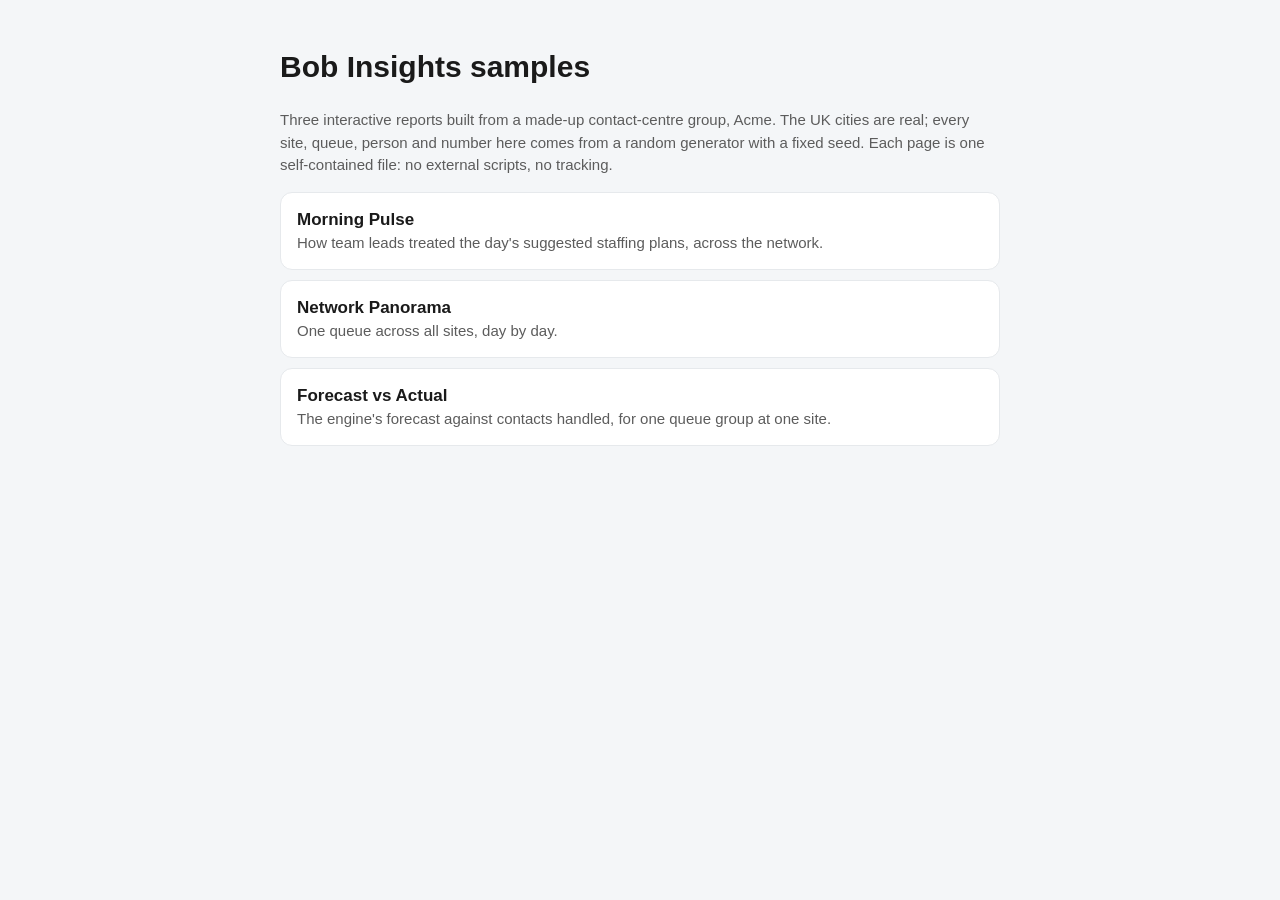
<file: docs/reports/index.html>
<!doctype html>
<html lang="en"><head><meta charset="utf-8"><meta name="viewport" content="width=device-width,initial-scale=1">
<title>Bob Insights samples</title><style>
:root{--bg:#f4f6f8;--card:#fff;--ink:#1a1a1a;--ink2:#5c5c5c;--line:#e6e9ec}
body{margin:0;background:var(--bg);color:var(--ink);font:15px/1.5 -apple-system,'Segoe UI',Roboto,Helvetica,Arial,sans-serif}
main{max-width:720px;margin:0 auto;padding:24px 16px}a.c{display:block;background:var(--card);border:1px solid var(--line);border-radius:12px;
padding:14px 16px;margin:10px 0;color:inherit;text-decoration:none}a.c b{display:block;font-size:17px}a.c span{color:var(--ink2)}
p{color:var(--ink2)}</style></head><body><main><h1>Bob Insights samples</h1>
<p>Three interactive reports built from a made-up contact-centre group, Acme. The UK cities are real; every site, queue, person and number here comes from a random
generator with a fixed seed. Each page is one self-contained file: no external scripts, no tracking.</p>
<a class="c" href="morning-pulse.html"><b>Morning Pulse</b><span>How team leads treated the day's suggested staffing plans, across the network.</span></a>
<a class="c" href="network-panorama.html"><b>Network Panorama</b><span>One queue across all sites, day by day.</span></a>
<a class="c" href="forecast-vs-actual.html"><b>Forecast vs Actual</b><span>The engine's forecast against contacts handled, for one queue group at one site.</span></a>
</main></body></html>
</file>
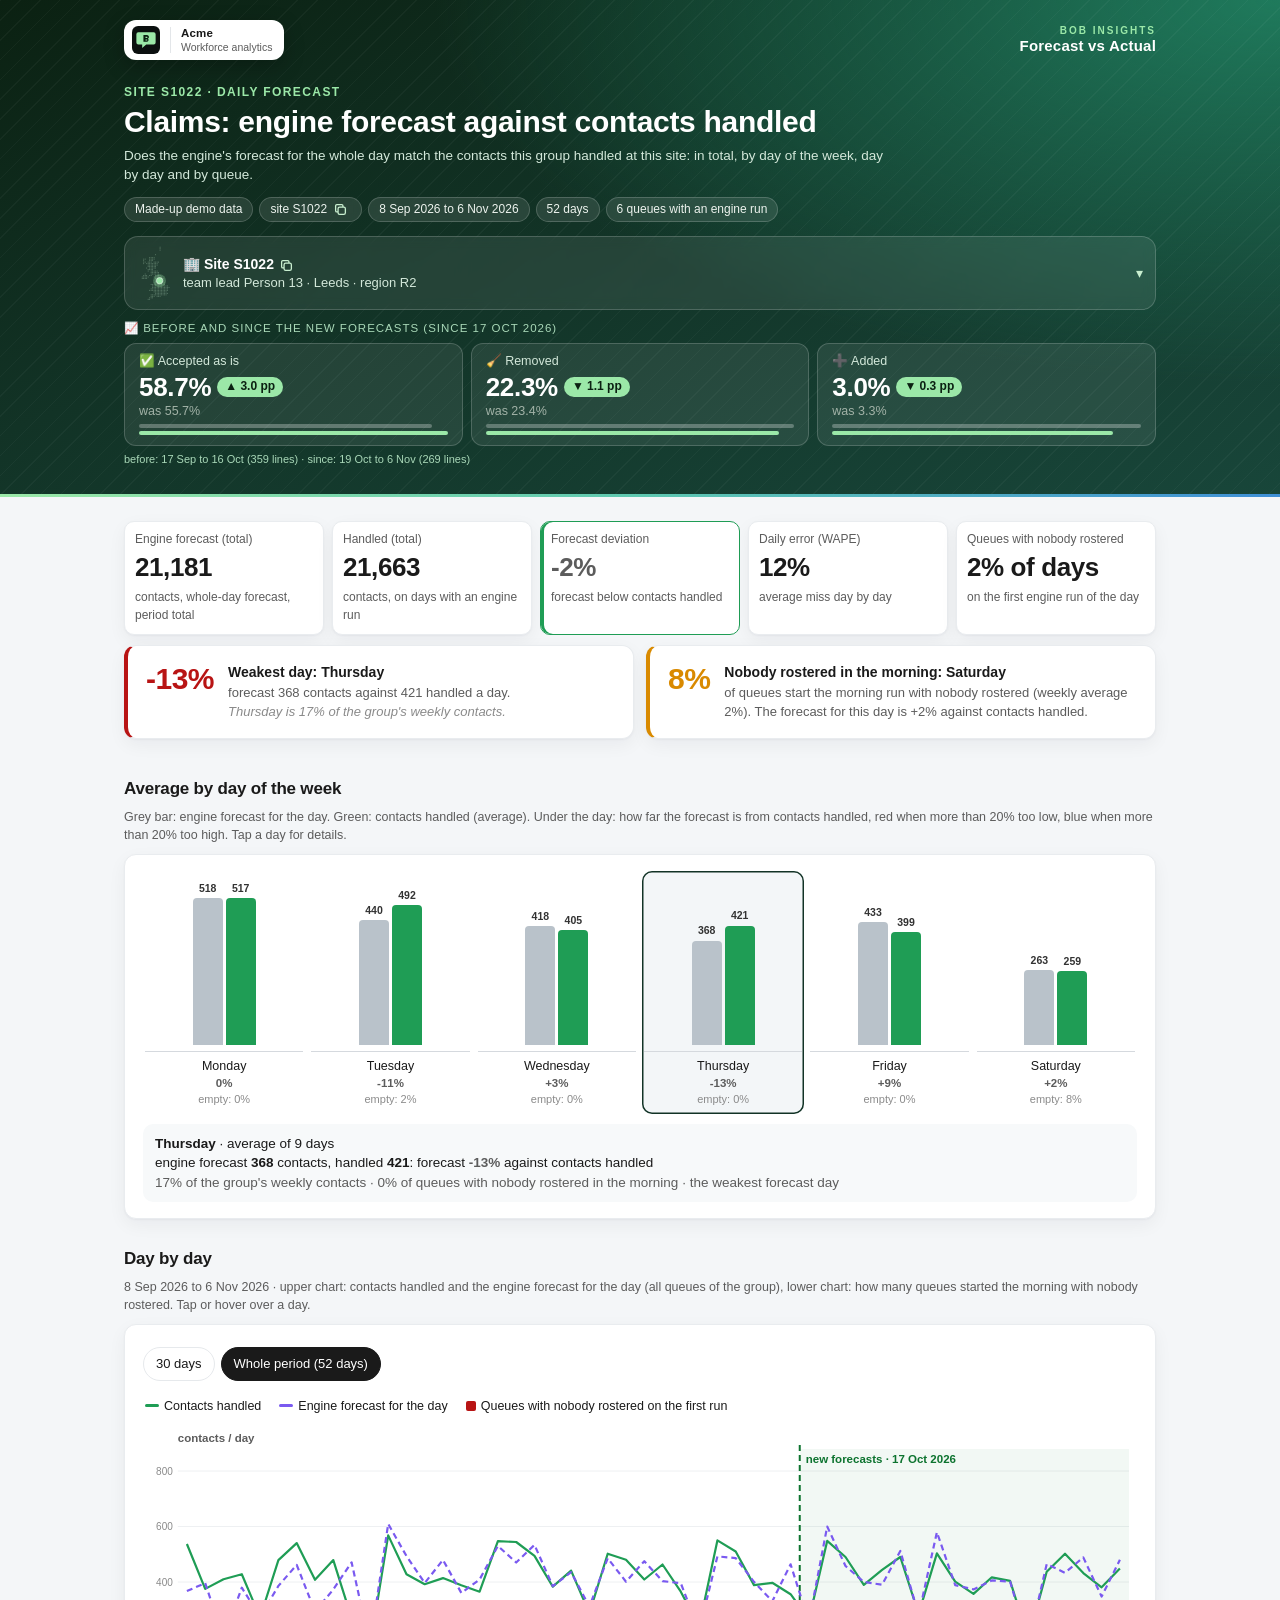
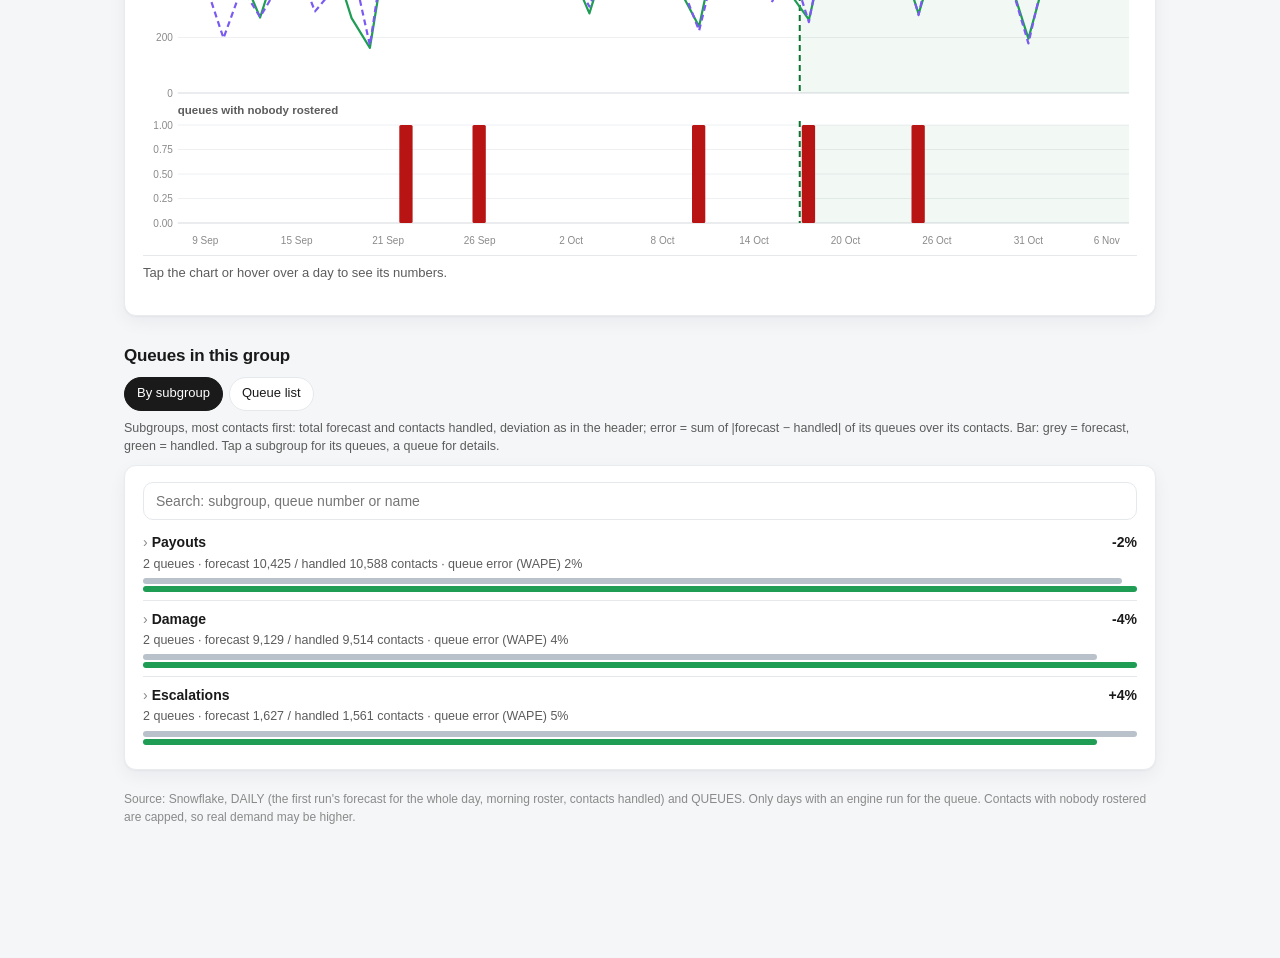
<file: docs/reports/forecast-vs-actual.html>
<!doctype html>
<html lang="en"><head><meta charset="utf-8">
<meta name="viewport" content="width=device-width,initial-scale=1,viewport-fit=cover">
<meta http-equiv="Content-Security-Policy" content="default-src 'none'; script-src 'unsafe-inline'; style-src 'unsafe-inline'; base-uri 'none'; form-action 'none'">
<title>Forecast vs actual, S1022 Claims</title><style>
:root{--bg:#f4f6f8;--card:#fff;--ink:#1a1a1a;--ink2:#5c5c5c;--ink3:#8a8a8a;--line:#e6e9ec;--soft:#f2f4f6;
--green:#1f9d55;--green2:#5cc488;--green3:#a9e2c0;--red:#b81414;--redbg:#fde8e8;--removed:#f1a9a9;--added:#a9c8f1;
--blue:#2f6fdb;--amber:#8a5a00;--amberbg:#fff3d6;--up:#0d732f;--down:#b81414}
*{box-sizing:border-box}html{-webkit-text-size-adjust:100%}
/* the SharePoint viewer injects absolutely placed "comment on this graphic" buttons at every graphic, also at ones
   scrolled sideways inside a .scroll box - they must not widen the page */
html,body{overflow-x:clip}
body{margin:0;background:var(--bg);color:var(--ink);font:15px/1.45 -apple-system,'Segoe UI',Roboto,Inter,Helvetica,
Arial,sans-serif}
.wrap{max-width:1080px;margin:0 auto;padding:12px 12px 120px}
@media(min-width:720px){.wrap{padding:24px 24px 120px}body{font-size:14px}}
h1{font-size:19px;line-height:1.25;margin:0 0 4px}h2{font-size:16px;margin:22px 0 8px}h3{font-size:14px;margin:0 0 6px}
.sub{color:var(--ink2);font-size:13px}.hint{color:var(--ink2);font-size:12.5px;margin:-2px 0 8px}
.card{background:var(--card);border:1px solid var(--line);border-radius:12px;padding:12px;margin:10px 0}
@media(min-width:720px){.card{padding:16px 18px}}
.muted{color:var(--ink2)}.small{font-size:12.5px}.nowrap{white-space:nowrap}.num{font-variant-numeric:tabular-nums}
.up{color:var(--up)}.down{color:var(--down)}.flat{color:var(--ink2)}
.tabs{display:flex;gap:6px;overflow-x:auto;margin:12px 0 4px;scrollbar-width:none}.tabs::-webkit-scrollbar{display:none}
.tabs button,.seg button{font:inherit;font-size:14px;border:1px solid var(--line);background:var(--card);color:var(--ink);
border-radius:999px;padding:7px 14px;min-height:36px;white-space:nowrap;cursor:pointer}
.tabs button.on,.seg button.on{background:var(--ink);color:#fff;border-color:var(--ink)}
.seg{display:flex;flex-wrap:wrap;gap:6px;margin:6px 0 10px}.seg button{font-size:13px;padding:5px 12px;min-height:34px}
.kpis{display:grid;grid-template-columns:repeat(2,minmax(0,1fr));gap:8px}
@media(min-width:720px){.kpis{grid-template-columns:repeat(4,minmax(0,1fr))}}
.kpi{background:var(--card);border:1px solid var(--line);border-radius:10px;padding:10px}
.kpi .t{font-size:12px;color:var(--ink2);line-height:1.25}.kpi .v{font-size:22px;font-weight:700;margin:2px 0}
.kpi .d{font-size:13px;font-weight:600}.kpi .c{font-size:12px;color:var(--ink2)}
.kpi.main{border-color:var(--green);box-shadow:inset 3px 0 0 var(--green)}
.sw{display:inline-block;width:10px;height:10px;border-radius:2px;margin-right:5px;vertical-align:-1px}
.stack{position:relative;display:flex;height:26px;border-radius:6px;overflow:hidden;background:var(--soft)}
.stack.thin{height:16px;border-radius:4px}.stack i{display:block;height:100%;position:relative;cursor:pointer;
font-style:normal;font-size:11.5px;line-height:26px;text-align:center;color:#2a2a2a;white-space:nowrap;overflow:hidden}
.stack.thin i{line-height:16px;font-size:10px}.stack i.dk{color:#fff;font-weight:600}
.stack u{position:absolute;top:0;bottom:0;width:2px;background:#1a1a1a;opacity:.6;pointer-events:none}
.legend{display:flex;flex-wrap:wrap;gap:4px 14px;font-size:12.5px;color:var(--ink2);margin:8px 0}
.rows .row{display:grid;grid-template-columns:minmax(0,1fr) auto;gap:2px 10px;padding:8px 0;border-top:1px solid var(--line);
cursor:pointer}.rows .row:first-child{border-top:none}.rows .row .l{font-weight:600;min-width:0;overflow-wrap:anywhere}.rows .row .r{text-align:right;white-space:nowrap}
.rows .row .b{grid-column:1/-1}.rows .row .x{grid-column:1/-1;display:none;font-size:12.5px;color:var(--ink2)}
.rows .row.open .x{display:block}
.badge{display:inline-block;font-size:11px;line-height:16px;font-weight:700;padding:0 6px;border-radius:999px;
background:#eef1f3;color:#4a4a4a;white-space:nowrap;vertical-align:1px}.badge.top{background:#e8f5ec;color:#0d732f}
.badge.topf{background:var(--green);color:#fff}.badge.danger{background:var(--redbg);color:var(--red)}
.badge.warning{background:var(--amberbg);color:var(--amber)}
.list .it{display:grid;grid-template-columns:28px minmax(0,1fr) auto;gap:0 8px;padding:8px 0;border-top:1px solid var(--line)}
.list .it:first-child{border-top:none}.list .it .o{color:var(--ink3);text-align:right}.list .it .nm{font-weight:600}
.list .it .meta{font-size:12.5px;color:var(--ink2)}.list .it .n{text-align:right;font-weight:700;white-space:nowrap}
.list .it .n small{display:block;font-weight:600;font-size:12px}
input.search{font:inherit;width:100%;border:1px solid var(--line);border-radius:10px;padding:8px 12px;min-height:38px;
background:var(--card)}
.scroll{overflow-x:auto;-webkit-overflow-scrolling:touch;
background:linear-gradient(to right,var(--card) 30%,rgba(255,255,255,0)),linear-gradient(to left,var(--card) 30%,rgba(255,255,255,0)) 100% 0,
radial-gradient(farthest-side at 0 50%,rgba(16,24,40,.18),transparent),radial-gradient(farthest-side at 100% 50%,rgba(16,24,40,.18),transparent) 100% 0;
background-repeat:no-repeat;background-size:40px 100%,40px 100%,14px 100%,14px 100%;background-attachment:local,local,scroll,scroll}
table.t{border-collapse:collapse;font-size:13px;width:100%}table.t th,table.t td{padding:6px 8px;border-bottom:1px solid
var(--line);text-align:right;white-space:nowrap}table.t th:first-child,table.t td:first-child{text-align:left}
table.t th{font-size:12px;color:var(--ink2);font-weight:600}
.warn{font-size:13px;color:var(--amber);background:#fff6e0;border-radius:8px;padding:8px 10px;margin:8px 0}
.foot{font-size:12px;color:var(--ink3);margin-top:20px;line-height:1.5}
#tip{position:fixed;z-index:9;max-width:min(320px,calc(100vw - 24px));background:#1a1a1a;color:#fff;font-size:12.5px;
line-height:1.4;border-radius:8px;padding:7px 10px;pointer-events:none;display:none;box-shadow:0 4px 16px rgba(0,0,0,.2)}
#tip b{color:#fff}
.cp{display:inline-flex;align-items:center;justify-content:center;width:22px;height:22px;margin:-4px 0 -4px 2px;padding:0;
border:none;background:none;color:var(--ink3);cursor:pointer;border-radius:5px;vertical-align:middle}
.cp:hover{color:var(--ink);background:var(--soft)}.cp svg{width:13px;height:13px}.cp.ok{color:var(--green)}
.hero .cp{color:#C9EFD0}.hero .cp:hover{background:rgba(255,255,255,.12);color:#fff}
#toast{position:fixed;left:50%;bottom:24px;transform:translateX(-50%);background:#1a1a1a;color:#fff;font-size:13px;
padding:7px 14px;border-radius:999px;display:none;z-index:10}
.hero{position:relative;overflow:hidden;color:#fff;background:radial-gradient(120% 140% at 100% 0%,#1F7A5C 0%,
rgba(31,122,92,0) 55%),linear-gradient(160deg,#0B2112 0%,#123326 45%,#18463A 100%)}
.hero:before{content:"";position:absolute;inset:0;background:repeating-linear-gradient(135deg,rgba(255,255,255,.035) 0 1px,
transparent 1px 14px);pointer-events:none}
.hero:after{content:"";position:absolute;left:0;right:0;bottom:0;height:3px;
background:linear-gradient(90deg,#9BE8A8,#5EC8B0 50%,#3F8FD6)}
.hero .in{position:relative;max-width:1080px;margin:0 auto;padding:14px 12px 20px}
@media(min-width:720px){.hero .in{padding:20px 24px 30px}}
.brand{display:flex;align-items:center;justify-content:space-between;gap:10px}
.marks{display:inline-flex;align-items:center;gap:10px;background:#fff;border-radius:12px;padding:6px 12px 6px 8px;
box-shadow:0 6px 20px rgba(0,0,0,.25)}
.marks img{display:block;width:28px;height:28px;object-fit:contain}.marks .div{width:1px;height:26px;background:#e3e6e9}
.marks .team{display:flex;flex-direction:column;color:#5c5c5c;font-size:10.5px;line-height:1.25;white-space:nowrap}
.marks .team b{color:#1a1a1a;font-size:11.5px;letter-spacing:.2px}
.brand .kind{font-size:15px;font-weight:700;letter-spacing:.2px;color:#fff;text-align:right;line-height:1.2}
.brand .kind small{display:block;font-size:10px;font-weight:600;letter-spacing:2px;text-transform:uppercase;color:#9BE8A8}
.eyebrow .pk{display:none}
.hero .eyebrow{margin:18px 0 4px;font-size:12px;letter-spacing:1.4px;text-transform:uppercase;color:#9BE8A8;font-weight:600}
.hero h1{font-size:24px;line-height:1.15;margin:0;font-weight:700;letter-spacing:-.3px}
@media(min-width:720px){.hero h1{font-size:30px}.hero .eyebrow{margin-top:24px}}
.hero .lead{margin:6px 0 0;color:#D3E8DA;font-size:13.5px;max-width:760px}
.chips{display:flex;flex-wrap:wrap;gap:6px;margin-top:12px}.chips span{font-size:12px;color:#EDF3EE;
background:rgba(255,255,255,.1);border:1px solid rgba(255,255,255,.18);border-radius:999px;padding:3px 10px;
backdrop-filter:blur(4px)}
@media(max-width:600px){.brand .kind{display:none}.eyebrow .pk{display:inline}}
.site{margin-top:14px;background:rgba(255,255,255,.08);border:1px solid rgba(255,255,255,.18);border-radius:14px;
backdrop-filter:blur(6px);color:#EDF3EE}
.site summary{list-style:none;display:flex;align-items:center;gap:12px;padding:8px 12px;cursor:pointer}
.site summary::-webkit-details-marker{display:none}
.site .pl{color:#C9EFD0;flex:none}.site .pl.mini{width:34px;height:auto}.site[open] .pl.mini{display:none}
.site .sl{display:flex;flex-direction:column;min-width:0;flex:1;font-size:13px;line-height:1.35}
.site .sl b{font-size:14px;color:#fff}.site .sl>span{color:#D3E8DA}
.site .roles{display:flex;gap:4px;flex-wrap:wrap}.site .ri{font-size:18px;line-height:1;cursor:help}
.site .chev{transition:transform .2s;color:#C9EFD0}.site[open] .chev{transform:rotate(180deg)}
.site .sbody{display:grid;grid-template-columns:minmax(0,1fr);gap:4px 18px;padding:0 12px 12px}
@media(min-width:720px){.site .sbody{grid-template-columns:200px minmax(0,1fr)}}
.site .pl.big{width:100%;max-width:170px;height:auto;justify-self:center;align-self:start;margin-top:4px}
.site .sbody>dl:only-child{grid-column:1/-1}
dl.skv{margin:0;display:grid;grid-template-columns:minmax(0,1fr);gap:0 22px;font-size:13px}
@media(min-width:900px){dl.skv{grid-template-columns:1fr 1fr}}
dl.skv>div{display:flex;gap:6px 14px;justify-content:space-between;padding:6px 0;border-top:1px solid rgba(255,255,255,.12)}
dl.skv dt{color:#A9D8B8;flex:0 0 38%;margin:0}dl.skv dd{margin:0;text-align:right;flex:1;min-width:0;overflow-wrap:anywhere}
dl.skv a{color:#fff;text-decoration:none;border-bottom:1px dotted rgba(255,255,255,.4)}dl.skv .muted{color:#A2B2A7}
.site .cp{color:#C9EFD0}
.pulse{margin-top:10px}.pulse .phd{font-size:11.5px;letter-spacing:1px;text-transform:uppercase;color:#A9D8B8;margin:0 0 6px}
.pulse .pts{display:grid;grid-template-columns:repeat(3,minmax(0,1fr));gap:6px}
.pulse .pt{background:rgba(255,255,255,.08);border:1px solid rgba(255,255,255,.18);border-radius:12px;padding:8px 9px;
min-width:0;cursor:help}
.pulse .ph{font-size:11.5px;color:#D3E8DA;line-height:1.25}.pulse .pv{display:flex;align-items:center;flex-wrap:wrap;gap:2px 6px;margin-top:3px}
.pulse .pv b{font-size:20px;color:#fff;letter-spacing:-.3px;line-height:1.1}
.pulse .pa{font-size:11.5px;color:#A2B2A7;margin-top:1px}
.pulse .pd{font-size:11px;font-weight:700;border-radius:999px;padding:0 6px;background:rgba(255,255,255,.12);color:#EDF3EE;
white-space:nowrap}.pulse .pd.good{background:#9BE8A8;color:#0B2112}.pulse .pd.bad{background:#ff8f8f;color:#3a0606}
.pulse .pb span{display:block;height:4px;border-radius:3px;background:rgba(255,255,255,.28);margin-top:3px}
.pulse .pb span.now{background:#D3E8DA}.pulse .pb span.now.good{background:#9BE8A8}.pulse .pb span.now.bad{background:#ff8f8f}
.pulse .pft{font-size:11px;color:#A9D8B8;margin-top:6px}
@media(min-width:720px){.pulse .pt{padding:10px 14px}.pulse .ph{font-size:12.5px}.pulse .pv b{font-size:26px}
.pulse .pd{font-size:12px;padding:1px 8px}.pulse .pa{font-size:12.5px}.pulse .pts{gap:8px}}
[hidden]{display:none!important}
button.more{display:block;width:100%;margin:10px 0 2px;font:inherit;font-size:13.5px;font-weight:600;min-height:40px;
border:1px dashed #cfd6dc;border-radius:10px;background:#fafbfc;color:var(--ink);cursor:pointer}button.more:hover{background:var(--soft)}@media(max-width:360px){.marks .team span{display:none}}
.card,.kpi{box-shadow:0 1px 2px rgba(16,24,40,.04),0 6px 18px rgba(16,24,40,.05);border-color:#e9ecef}
.kpi .v{letter-spacing:-.4px}@media(min-width:720px){.kpi .v{font-size:26px}h2{font-size:17px;margin-top:28px}}
h2{letter-spacing:-.2px}

.ctl{display:flex;flex-wrap:wrap;align-items:center;justify-content:space-between;gap:6px}.ctl .seg{margin:0 0 4px}
.readout{font-size:13px;min-height:44px;border-top:1px solid var(--line);margin-top:6px;padding-top:8px}
.readout b{font-size:14px}.readout .g{display:grid;grid-template-columns:repeat(auto-fill,minmax(min(100%,210px),1fr));gap:2px 16px;margin-top:4px}
.readout .g>span{display:flex;justify-content:space-between;align-items:baseline;gap:8px;padding:3px 0;border-bottom:1px dashed #edf0f2}
.readout .g>span>b{font-size:13px;font-variant-numeric:tabular-nums;white-space:nowrap}
.legend button{font:inherit;font-size:12.5px;border:none;background:none;padding:4px 2px;color:var(--ink);cursor:pointer;
min-height:30px}.legend button.off{opacity:.35}
.sw.ln{height:3px;width:14px;border-radius:2px;vertical-align:3px}.sw.dash{background-image:linear-gradient(90deg,currentColor 60%,transparent 0)!important;background-size:6px 3px}
#chart svg{display:block;width:100%;touch-action:pan-y}
table.t th.s{cursor:pointer;user-select:none}table.t th .ar{font-style:normal}table.t th .ar:after{content:" ↕";color:var(--ink3);font-size:10px}
table.t th.asc .ar:after{content:" ▲";color:var(--ink)}table.t th.desc .ar:after{content:" ▼";color:var(--ink)}
table.t td:first-child,table.t th:first-child{position:sticky;left:0;background:var(--card);z-index:1}
table.t tr.few td{color:var(--ink3)}table.t th small{display:block;font-weight:400;color:var(--ink3)}
dl.kv{margin:0;font-size:13.5px}dl.kv>div{display:flex;justify-content:space-between;align-items:baseline;gap:6px 16px;
padding:7px 0;border-top:1px solid var(--line)}dl.kv>div:first-child{border-top:none}
dl.kv dt{flex:1 1 55%;min-width:0;color:var(--ink2);margin:0}
dl.kv dd{flex:0 1 auto;min-width:0;margin:0;text-align:right;font-weight:600;overflow-wrap:anywhere;font-variant-numeric:tabular-nums}

.k5{grid-template-columns:repeat(2,minmax(0,1fr))}@media(min-width:720px){.k5{grid-template-columns:repeat(3,minmax(0,1fr))}}
@media(min-width:1000px){.k5{grid-template-columns:repeat(5,minmax(0,1fr))}}
.k5 .kpi:last-child:nth-child(odd){grid-column:1/-1}@media(min-width:720px){.k5 .kpi:last-child:nth-child(odd){grid-column:auto}}
.kpi[data-tip]{cursor:help}
.grid2{display:grid;grid-template-columns:minmax(0,1fr);gap:0 12px}@media(min-width:820px){.grid2{grid-template-columns:1fr 1fr}}
.hl{display:flex;gap:14px;align-items:flex-start;border-left:4px solid var(--c)}.hl .big{font-size:30px;font-weight:700;
color:var(--c);letter-spacing:-.5px;line-height:1.1;white-space:nowrap}.hl h3{margin:0 0 2px}.hl p{margin:0;font-size:13px;color:var(--ink2)}
.hl p i{color:var(--ink3)}
.wdc{display:grid;grid-template-columns:repeat(var(--n),minmax(0,1fr));gap:4px;align-items:end}
.wdc .col{display:flex;flex-direction:column;align-items:stretch;cursor:pointer;border-radius:10px;padding:4px 2px 6px;min-width:0}
.wdc .col:hover,.wdc .col.on{background:#f3f6f8}.wdc .col.on{box-shadow:inset 0 0 0 1.5px #123326}
.wdc .bars{display:flex;justify-content:center;align-items:flex-end;gap:3px;height:170px}
.wdc .bars span{display:flex;flex-direction:column;justify-content:flex-end;align-items:center;width:min(30px,42%);height:100%}
.wdc .bars span b{font-size:10.5px;font-weight:600;color:#333;margin-bottom:2px;font-variant-numeric:tabular-nums}
.wdc .bars span i{display:block;width:100%;border-radius:4px 4px 0 0;min-height:2px}
.wdc .lb{text-align:center;font-size:12.5px;margin-top:6px;border-top:1px solid #d5d9de;padding-top:5px;white-space:nowrap}
.wdc .lb .s{display:none}.wdc .pc{text-align:center;font-size:11.5px;font-weight:700;white-space:nowrap}
.wdc .z{text-align:center;font-size:11px;color:var(--ink3);white-space:nowrap}
@media(max-width:640px){.wdc .lb .l{display:none}.wdc .lb .s{display:inline}.wdc .bars{height:140px}.wdc .bars span b{font-size:9.5px}
.wdc .z{font-size:10px;line-height:1.25}.wdc .z span{display:block}.wdc{gap:2px}}
.det{margin-top:10px;background:#f7f9fa;border-radius:10px;padding:10px 12px;font-size:13.5px;min-height:44px}
.filters{display:flex;flex-wrap:wrap;gap:8px;margin-bottom:6px}.filters .search{flex:1 1 220px;width:auto}
.filters select{font:inherit;flex:1 1 180px;min-width:0;border:1px solid var(--line);border-radius:10px;padding:8px 10px;
min-height:38px;background:var(--card);color:var(--ink)}
.list .it{cursor:pointer}.list .it .pb{display:flex;flex-direction:column;gap:2px;margin-top:5px;max-width:260px}
.list .it .pb i{display:block;height:6px;border-radius:3px;min-width:2px}
.list .it .x{display:none;font-size:12.5px;color:var(--ink2);margin-top:4px}.list .it.open .x{display:block}
.rows .row .l .chev{display:inline-block;color:var(--ink3);font-weight:400;margin-right:4px;transition:transform .15s}
.rows .row.open .l .chev{transform:rotate(90deg)}.rows .row .m{grid-column:1/-1;font-size:12.5px;color:var(--ink2);min-width:0;overflow-wrap:anywhere}
.rows .row .pb,.prods .pr .pb{display:flex;flex-direction:column;gap:2px;margin-top:3px}.rows .row .pb i{display:block;height:6px;border-radius:3px;min-width:2px}
.rows .row .x span{display:inline-block;margin-right:12px}
.rows .row .prods{grid-column:1/-1;display:none;margin:8px 0 2px;padding:6px 0 0 10px;border-left:3px solid #D6EFDC;min-width:0}
.rows .row.open .prods{display:block}.prods .ph{font-size:12px;color:var(--ink2);margin-bottom:2px}
.prods .pr{display:grid;grid-template-columns:minmax(0,1fr) auto;gap:2px 10px;padding:7px 0;border-top:1px solid var(--line);
cursor:pointer}.prods .pr .l{font-weight:600;font-size:13px;min-width:0;overflow-wrap:anywhere}.prods .pr .r{text-align:right;white-space:nowrap}
.prods .pr .m{grid-column:1/-1;font-size:12px;color:var(--ink2)}.prods .pr .b{grid-column:1/-1}
.rows .row.open .prods .pr .x{grid-column:1/-1;display:none;font-size:12px;color:var(--ink2)}
.rows .row.open .prods .pr.open .x{display:flex;flex-wrap:wrap;gap:2px 12px}
#gq{margin-bottom:4px}
.list .it .n .pc{font-size:15px}.more{font:inherit;width:100%;margin-top:8px;border:1px solid var(--line);background:var(--soft);
border-radius:10px;min-height:38px;cursor:pointer;color:var(--ink)}
</style></head>
<body><header class="hero"><div class="in"><div class="brand"><span class="marks"><svg viewBox="0 0 1024 1024" width="28" height="28" role="img" aria-label="Bob"><rect width="1024" height="1024" rx="224" fill="#0B100F"/><path d="M232 232H792A72 72 0 0 1 864 304V600A72 72 0 0 1 792 672H520L372 808V672H232A72 72 0 0 1 160 600V304A72 72 0 0 1 232 232Z" fill="#9BE8A8"/><path d="M418 330H552A70 70 0 0 1 586 460A78 78 0 0 1 560 574H418ZM494 392V440H540A24 24 0 0 0 540 392ZM494 498V532H548A17 17 0 0 0 548 498Z" fill="#0B2112" fill-rule="evenodd"/></svg><span class="div"></span><span class="team"><b>Acme</b><span>Workforce analytics</span></span></span><span class="kind"><small>Bob Insights</small>Forecast vs Actual</span></div><div class="eyebrow"><span class=pk>Forecast vs Actual · </span>site S1022 · daily forecast</div><h1>Claims: engine forecast against contacts handled</h1><p class="lead">Does the engine&#x27;s forecast for the whole day match the contacts this group handled at this site: in total, by day of the week, day by day and by queue.</p><div class="chips"><span>Made-up demo data</span><span data-cp="S1022">site S1022</span><span>8 Sep 2026 to 6 Nov 2026</span><span>52 days</span><span>6 queues with an engine run</span></div><details class="site" data-site><summary><svg class="pl mini" viewBox="0 0 137 226" role="img" aria-label="Map of the UK with Leeds marked"><path d="M93 9h.01M93 15h.01M93 21h.01M75 39h.01M51 51h.01M57 51h.01M63 51h.01M69 51h.01M27 57h.01M33 57h.01M51 57h.01M57 57h.01M63 57h.01M69 57h.01M27 63h.01M51 63h.01M57 63h.01M63 63h.01M27 69h.01M33 69h.01M45 69h.01M51 69h.01M57 69h.01M69 69h.01M75 69h.01M81 69h.01M87 69h.01M27 75h.01M39 75h.01M45 75h.01M51 75h.01M57 75h.01M63 75h.01M69 75h.01M75 75h.01M81 75h.01M45 81h.01M51 81h.01M57 81h.01M63 81h.01M69 81h.01M75 81h.01M81 81h.01M45 87h.01M51 87h.01M57 87h.01M63 87h.01M69 87h.01M75 87h.01M39 93h.01M51 93h.01M57 93h.01M63 93h.01M69 93h.01M75 93h.01M45 99h.01M51 99h.01M57 99h.01M63 99h.01M45 105h.01M57 105h.01M63 105h.01M69 105h.01M75 105h.01M81 105h.01M57 111h.01M63 111h.01M69 111h.01M75 111h.01M81 111h.01M87 111h.01M33 117h.01M57 117h.01M63 117h.01M69 117h.01M75 117h.01M81 117h.01M87 117h.01M27 123h.01M33 123h.01M39 123h.01M51 123h.01M57 123h.01M75 123h.01M81 123h.01M87 123h.01M93 123h.01M21 129h.01M27 129h.01M33 129h.01M39 129h.01M45 129h.01M69 129h.01M75 129h.01M81 129h.01M87 129h.01M93 129h.01M99 129h.01M21 135h.01M27 135h.01M33 135h.01M39 135h.01M75 135h.01M81 135h.01M87 135h.01M93 135h.01M99 135h.01M105 135h.01M75 141h.01M81 141h.01M87 141h.01M93 141h.01M99 141h.01M105 141h.01M75 147h.01M81 147h.01M87 147h.01M93 147h.01M99 147h.01M105 147h.01M69 153h.01M75 153h.01M81 153h.01M87 153h.01M93 153h.01M99 153h.01M105 153h.01M111 153h.01M57 159h.01M63 159h.01M69 159h.01M75 159h.01M81 159h.01M87 159h.01M93 159h.01M99 159h.01M105 159h.01M111 159h.01M63 165h.01M69 165h.01M75 165h.01M81 165h.01M87 165h.01M93 165h.01M99 165h.01M105 165h.01M111 165h.01M117 165h.01M123 165h.01M63 171h.01M69 171h.01M75 171h.01M81 171h.01M87 171h.01M93 171h.01M99 171h.01M105 171h.01M111 171h.01M117 171h.01M123 171h.01M129 171h.01M57 177h.01M63 177h.01M69 177h.01M75 177h.01M81 177h.01M87 177h.01M93 177h.01M99 177h.01M105 177h.01M111 177h.01M117 177h.01M123 177h.01M51 183h.01M57 183h.01M63 183h.01M69 183h.01M75 183h.01M81 183h.01M87 183h.01M93 183h.01M99 183h.01M105 183h.01M111 183h.01M117 183h.01M123 183h.01M69 189h.01M75 189h.01M81 189h.01M87 189h.01M93 189h.01M99 189h.01M105 189h.01M111 189h.01M117 189h.01M75 195h.01M81 195h.01M87 195h.01M93 195h.01M99 195h.01M105 195h.01M111 195h.01M117 195h.01M123 195h.01M57 201h.01M63 201h.01M69 201h.01M75 201h.01M81 201h.01M87 201h.01M93 201h.01M99 201h.01M105 201h.01M111 201h.01M117 201h.01M57 207h.01M63 207h.01M69 207h.01M81 207h.01M87 207h.01M93 207h.01M51 213h.01M57 213h.01M63 213h.01M45 219h.01M51 219h.01" stroke="currentColor" stroke-width="3.4" stroke-linecap="round" fill="none" opacity=".42"/><circle cx="91" cy="144" r="26" fill="#9BE8A8" opacity=".3"/><circle cx="91" cy="144" r="13" fill="#9BE8A8" stroke="#fff" stroke-width="2"/></svg><span class="sl"><b>🏢 Site S1022<span data-cp="S1022"></span></b><span>team lead Person 13 · Leeds · region R2</span></span><span class="chev">▾</span></summary><div class="sbody"><svg class="pl big" viewBox="0 0 137 226" role="img" aria-label="Map of the UK with Leeds marked"><path d="M93 9h.01M93 15h.01M93 21h.01M75 39h.01M51 51h.01M57 51h.01M63 51h.01M69 51h.01M27 57h.01M33 57h.01M51 57h.01M57 57h.01M63 57h.01M69 57h.01M27 63h.01M51 63h.01M57 63h.01M63 63h.01M27 69h.01M33 69h.01M45 69h.01M51 69h.01M57 69h.01M69 69h.01M75 69h.01M81 69h.01M87 69h.01M27 75h.01M39 75h.01M45 75h.01M51 75h.01M57 75h.01M63 75h.01M69 75h.01M75 75h.01M81 75h.01M45 81h.01M51 81h.01M57 81h.01M63 81h.01M69 81h.01M75 81h.01M81 81h.01M45 87h.01M51 87h.01M57 87h.01M63 87h.01M69 87h.01M75 87h.01M39 93h.01M51 93h.01M57 93h.01M63 93h.01M69 93h.01M75 93h.01M45 99h.01M51 99h.01M57 99h.01M63 99h.01M45 105h.01M57 105h.01M63 105h.01M69 105h.01M75 105h.01M81 105h.01M57 111h.01M63 111h.01M69 111h.01M75 111h.01M81 111h.01M87 111h.01M33 117h.01M57 117h.01M63 117h.01M69 117h.01M75 117h.01M81 117h.01M87 117h.01M27 123h.01M33 123h.01M39 123h.01M51 123h.01M57 123h.01M75 123h.01M81 123h.01M87 123h.01M93 123h.01M21 129h.01M27 129h.01M33 129h.01M39 129h.01M45 129h.01M69 129h.01M75 129h.01M81 129h.01M87 129h.01M93 129h.01M99 129h.01M21 135h.01M27 135h.01M33 135h.01M39 135h.01M75 135h.01M81 135h.01M87 135h.01M93 135h.01M99 135h.01M105 135h.01M75 141h.01M81 141h.01M87 141h.01M93 141h.01M99 141h.01M105 141h.01M75 147h.01M81 147h.01M87 147h.01M93 147h.01M99 147h.01M105 147h.01M69 153h.01M75 153h.01M81 153h.01M87 153h.01M93 153h.01M99 153h.01M105 153h.01M111 153h.01M57 159h.01M63 159h.01M69 159h.01M75 159h.01M81 159h.01M87 159h.01M93 159h.01M99 159h.01M105 159h.01M111 159h.01M63 165h.01M69 165h.01M75 165h.01M81 165h.01M87 165h.01M93 165h.01M99 165h.01M105 165h.01M111 165h.01M117 165h.01M123 165h.01M63 171h.01M69 171h.01M75 171h.01M81 171h.01M87 171h.01M93 171h.01M99 171h.01M105 171h.01M111 171h.01M117 171h.01M123 171h.01M129 171h.01M57 177h.01M63 177h.01M69 177h.01M75 177h.01M81 177h.01M87 177h.01M93 177h.01M99 177h.01M105 177h.01M111 177h.01M117 177h.01M123 177h.01M51 183h.01M57 183h.01M63 183h.01M69 183h.01M75 183h.01M81 183h.01M87 183h.01M93 183h.01M99 183h.01M105 183h.01M111 183h.01M117 183h.01M123 183h.01M69 189h.01M75 189h.01M81 189h.01M87 189h.01M93 189h.01M99 189h.01M105 189h.01M111 189h.01M117 189h.01M75 195h.01M81 195h.01M87 195h.01M93 195h.01M99 195h.01M105 195h.01M111 195h.01M117 195h.01M123 195h.01M57 201h.01M63 201h.01M69 201h.01M75 201h.01M81 201h.01M87 201h.01M93 201h.01M99 201h.01M105 201h.01M111 201h.01M117 201h.01M57 207h.01M63 207h.01M69 207h.01M81 207h.01M87 207h.01M93 207h.01M51 213h.01M57 213h.01M63 213h.01M45 219h.01M51 219h.01" stroke="currentColor" stroke-width="3.4" stroke-linecap="round" fill="none" opacity=".42"/><circle cx="91" cy="144" r="11" fill="#9BE8A8" opacity=".3"/><circle cx="91" cy="144" r="5" fill="#9BE8A8" stroke="#fff" stroke-width="2"/><text x="81" y="148" text-anchor="end" font-size="11" font-weight="700" fill="none" stroke="#14382a" stroke-width="3">Leeds</text><text x="81" y="148" text-anchor="end" font-size="11" font-weight="700" fill="#fff">Leeds</text></svg><dl class="skv"><div><dt>Team lead</dt><dd><b>Person 13</b><br><a href="mailto:site1022@example.com">site1022@example.com</a></dd></div><div><dt>Site phone</dt><dd>555 1003<span data-cp="555 1003"></span></dd></div><div><dt>Workforce planner</dt><dd><b>Tom Becker</b><br>555 0102</dd></div><div><dt>Address</dt><dd>19 Park Lane<br><span class="muted">Leeds</span></dd></div><div><dt>Region</dt><dd>region R2 · district R2.1<br><span class="muted">regional director: Alex Morgan</span></dd></div><div><dt>Segment</dt><dd>Multilingual</dd></div><div><dt>Size</dt><dd>Over 120 seats</dd></div><div><dt>Seats</dt><dd>139</dd></div><div><dt>Open since</dt><dd>20 Sep 2022</dd></div></dl></div></details><section class="pulse"><div class="phd">📈 Before and since the new forecasts (since 17 Oct 2026)</div><div class="pts"><div class="pt" data-tip="&lt;b&gt;Accepted as is&lt;/b&gt;&lt;br&gt;before: 55.7%&lt;br&gt;since: 58.7%"><div class="ph">✅ Accepted as is</div><div class="pv"><b>58.7%</b><span class="pd good">▲ 3.0 pp</span></div><div class="pa">was 55.7%</div><div class="pb"><span style="width:95%"></span><span class="now good" style="width:100%"></span></div></div><div class="pt" data-tip="&lt;b&gt;Removed&lt;/b&gt;&lt;br&gt;before: 23.4%&lt;br&gt;since: 22.3%"><div class="ph">🧹 Removed</div><div class="pv"><b>22.3%</b><span class="pd good">▼ 1.1 pp</span></div><div class="pa">was 23.4%</div><div class="pb"><span style="width:100%"></span><span class="now good" style="width:95%"></span></div></div><div class="pt" data-tip="&lt;b&gt;Added&lt;/b&gt;&lt;br&gt;before: 3.3%&lt;br&gt;since: 3.0%"><div class="ph">➕ Added</div><div class="pv"><b>3.0%</b><span class="pd good">▼ 0.3 pp</span></div><div class="pa">was 3.3%</div><div class="pb"><span style="width:100%"></span><span class="now good" style="width:91%"></span></div></div></div><div class="pft">before: 17 Sep to 16 Oct (359 lines) · since: 19 Oct to 6 Nov (269 lines)</div></section></div></header><div class="wrap">
<div id="notice"></div>
<div class="kpis k5" id="kpis"></div>
<div class="grid2" id="cards"></div>
<h2>Average by day of the week</h2>
<div class="hint">Grey bar: engine forecast for the day. Green: contacts handled (average). Under the day: how far the forecast is from contacts handled,
red when more than 20% too low, blue when more than 20% too high. Tap a day for details.</div>
<div class="card"><div class="wdc" id="wd"></div><div class="det" id="wd-det"></div></div>
<h2>Day by day</h2>
<div class="hint" id="d-hint"></div>
<div class="card"><div class="seg" id="range"></div><div class="legend" id="lg"></div><div id="chart"></div>
<div class="readout" id="ro"></div></div>
<h2>Queues in this group</h2>
<div class="seg" id="mode"><button class="on" data-k="grp">By subgroup</button><button data-k="list">Queue list</button></div>
<div class="hint" id="i-hint"></div>
<div id="grp-box"><div class="card"><input class="search" id="gq" placeholder="Search: subgroup, queue number or name" type="search">
<div class="rows" id="grp"></div></div></div>
<div id="list-box" hidden>
<div class="seg" id="side"><button class="on" data-k="below">Forecast below contacts</button><button data-k="above">Forecast above contacts</button>
<button data-k="all">All</button></div>
<div class="card"><div class="filters"><input class="search" id="q" placeholder="Search: queue number or name" type="search">
<select id="g"></select></div><div class="list" id="idx"></div><div id="more"></div></div></div>
<p class="foot">Source: Snowflake, DAILY (the first run's forecast for the whole day, morning roster, contacts handled) and QUEUES. Only
days with an engine run for the queue. Contacts with nobody rostered are capped, so real demand may be higher.</p>
</div><div id="tip"></div><div id="toast"></div>
<script type="application/json" id="data">{"c": {"blue": "#2f6fdb", "green": "#1f9d55", "grey": "#b9c2ca", "orange": "#d98a00", "red": "#b81414", "rostered": "#7a5af0"}, "cards": [{"k": "red", "p": "forecast 368 contacts against 421 handled a day.", "t": "Weakest day: Thursday", "v": "-13%", "x": "Thursday is 17% of the group's weekly contacts."}, {"k": "orange", "p": "of queues start the morning run with nobody rostered (weekly average 2%). The forecast for this day is +2% against contacts handled.", "t": "Nobody rostered in the morning: Saturday", "v": "8%", "x": ""}], "days": [{"d": "2026-09-08", "p": 367.3, "pct": "-32%", "s": 537, "z": 0}, {"d": "2026-09-09", "p": 396.1, "pct": "+6%", "s": 375, "z": 0}, {"d": "2026-09-10", "p": 197.4, "pct": "-52%", "s": 410, "z": 0}, {"d": "2026-09-11", "p": 379.6, "pct": "-11%", "s": 428, "z": 0}, {"d": "2026-09-12", "p": 273.9, "pct": "+1%", "s": 272, "z": 0}, {"d": "2026-09-14", "p": 385.8, "pct": "-19%", "s": 479, "z": 0}, {"d": "2026-09-15", "p": 461.5, "pct": "-15%", "s": 540, "z": 0}, {"d": "2026-09-16", "p": 294.0, "pct": "-28%", "s": 408, "z": 0}, {"d": "2026-09-17", "p": 373.0, "pct": "-22%", "s": 479, "z": 0}, {"d": "2026-09-18", "p": 471.1, "pct": "+74%", "s": 270, "z": 0}, {"d": "2026-09-19", "p": 171.9, "pct": "+5%", "s": 163, "z": 0}, {"d": "2026-09-21", "p": 609.4, "pct": "+7%", "s": 568, "z": 0}, {"d": "2026-09-22", "p": 493.3, "pct": "+15%", "s": 428, "z": 1}, {"d": "2026-09-23", "p": 396.3, "pct": "+1%", "s": 392, "z": 0}, {"d": "2026-09-24", "p": 479.8, "pct": "+16%", "s": 414, "z": 0}, {"d": "2026-09-25", "p": 360.6, "pct": "-7%", "s": 388, "z": 0}, {"d": "2026-09-26", "p": 408.9, "pct": "+12%", "s": 365, "z": 1}, {"d": "2026-09-28", "p": 530.0, "pct": "-3%", "s": 547, "z": 0}, {"d": "2026-09-29", "p": 470.4, "pct": "-14%", "s": 544, "z": 0}, {"d": "2026-09-30", "p": 533.8, "pct": "+8%", "s": 494, "z": 0}, {"d": "2026-10-01", "p": 385.0, "pct": "+1%", "s": 383, "z": 0}, {"d": "2026-10-02", "p": 435.8, "pct": "-1%", "s": 441, "z": 0}, {"d": "2026-10-03", "p": 311.3, "pct": "+8%", "s": 287, "z": 0}, {"d": "2026-10-05", "p": 485.5, "pct": "-3%", "s": 502, "z": 0}, {"d": "2026-10-06", "p": 401.2, "pct": "-16%", "s": 480, "z": 0}, {"d": "2026-10-07", "p": 474.9, "pct": "+16%", "s": 409, "z": 0}, {"d": "2026-10-08", "p": 403.1, "pct": "-13%", "s": 463, "z": 0}, {"d": "2026-10-09", "p": 395.5, "pct": "+8%", "s": 365, "z": 0}, {"d": "2026-10-10", "p": 224.4, "pct": "-6%", "s": 240, "z": 1}, {"d": "2026-10-12", "p": 492.1, "pct": "-11%", "s": 550, "z": 0}, {"d": "2026-10-13", "p": 486.2, "pct": "-5%", "s": 510, "z": 0}, {"d": "2026-10-14", "p": 400.8, "pct": "+3%", "s": 389, "z": 0}, {"d": "2026-10-15", "p": 330.5, "pct": "-17%", "s": 397, "z": 0}, {"d": "2026-10-16", "p": 463.8, "pct": "+30%", "s": 356, "z": 0}, {"d": "2026-10-17", "p": 255.4, "pct": "-3%", "s": 264, "z": 1}, {"d": "2026-10-19", "p": 600.0, "pct": "+9%", "s": 548, "z": 0}, {"d": "2026-10-20", "p": 457.5, "pct": "-7%", "s": 490, "z": 0}, {"d": "2026-10-21", "p": 400.2, "pct": "+3%", "s": 390, "z": 0}, {"d": "2026-10-22", "p": 390.0, "pct": "-12%", "s": 444, "z": 0}, {"d": "2026-10-23", "p": 512.1, "pct": "+5%", "s": 490, "z": 0}, {"d": "2026-10-24", "p": 280.6, "pct": "-2%", "s": 285, "z": 1}, {"d": "2026-10-26", "p": 579.5, "pct": "+15%", "s": 503, "z": 0}, {"d": "2026-10-27", "p": 388.8, "pct": "-3%", "s": 401, "z": 0}, {"d": "2026-10-28", "p": 373.3, "pct": "+5%", "s": 357, "z": 0}, {"d": "2026-10-29", "p": 405.9, "pct": "-3%", "s": 417, "z": 0}, {"d": "2026-10-30", "p": 401.3, "pct": "-1%", "s": 404, "z": 0}, {"d": "2026-10-31", "p": 178.7, "pct": "-9%", "s": 196, "z": 0}, {"d": "2026-11-02", "p": 464.6, "pct": "+6%", "s": 437, "z": 0}, {"d": "2026-11-03", "p": 433.3, "pct": "-14%", "s": 502, "z": 0}, {"d": "2026-11-04", "p": 488.8, "pct": "+13%", "s": 432, "z": 0}, {"d": "2026-11-05", "p": 347.3, "pct": "-9%", "s": 381, "z": 0}, {"d": "2026-11-06", "p": 479.9, "pct": "+7%", "s": 449, "z": 0}], "empty": "", "groups": [{"above": 0, "below": 2, "dev": -0.0154, "g": "Payouts", "n": 2, "p": 10425, "pct": "-2%", "s": 10588, "wape": "2%", "z": 0}, {"above": 0, "below": 2, "dev": -0.0405, "g": "Damage", "n": 2, "p": 9129, "pct": "-4%", "s": 9514, "wape": "4%", "z": 0}, {"above": 1, "below": 1, "dev": 0.0423, "g": "Escalations", "n": 2, "p": 1627, "pct": "+4%", "s": 1561, "wape": "5%", "z": 5}], "idx": [{"days": 52, "dev": -0.0222, "g": "Payouts", "i": "5306", "nm": "Payout status", "p": 7038, "pct": "-2%", "s": 7198, "side": "below", "z": 0}, {"days": 52, "dev": -0.0235, "g": "Damage", "i": "5158", "nm": "Claim status", "p": 6002, "pct": "-2%", "s": 6147, "side": "below", "z": 0}, {"days": 52, "dev": -0.001, "g": "Payouts", "i": "5343", "nm": "Payout error", "p": 3387, "pct": "0%", "s": 3390, "side": "below", "z": 0}, {"days": 52, "dev": -0.0713, "g": "Damage", "i": "5121", "nm": "New damage claim", "p": 3127, "pct": "-7%", "s": 3367, "side": "below", "z": 0}, {"days": 52, "dev": -0.0034, "g": "Escalations", "i": "5232", "nm": "Written complaint", "p": 1136, "pct": "0%", "s": 1140, "side": "below", "z": 2}, {"days": 52, "dev": 0.166, "g": "Escalations", "i": "5269", "nm": "Regulator reply", "p": 491, "pct": "+17%", "s": 421, "side": "above", "z": 3}], "kpis": [{"c": "contacts, whole-day forecast, period total", "t": "Engine forecast (total)", "tip": "All the engine's whole-day forecasts added up: every queue, every day.", "v": "21,181"}, {"c": "contacts, on days with an engine run", "t": "Handled (total)", "tip": "Contacts handled on the same queues on the same days.", "v": "21,663"}, {"c": "forecast below contacts handled", "main": true, "t": "Forecast deviation", "tip": "How far the total forecast is from the contacts handled. Minus means the engine forecast fewer than were handled.", "tone": "flat", "v": "-2%"}, {"c": "average miss day by day", "t": "Daily error (WAPE)", "tip": "Sum of |forecast − handled| day by day, divided by contacts handled. It shows how far single days miss, even when the total agrees.", "v": "12%"}, {"c": "on the first engine run of the day", "t": "Queues with nobody rostered", "tip": "Share of queue-days that started with nobody rostered. Contacts handled are capped then, so demand may have been higher.", "v": "2% of days"}], "min_s": 200, "no_g": "(no subgroup)", "since": "2026-10-17 05:15", "subgroups": ["Damage", "Escalations", "Payouts"], "wd": [{"col": "#5c5c5c", "l": "Monday", "n": 8, "p": 518, "pct": "0%", "s": 517, "sh": "Mon", "share": 21, "under": false, "z": 0, "zero": false}, {"col": "#5c5c5c", "l": "Tuesday", "n": 9, "p": 440, "pct": "-11%", "s": 492, "sh": "Tue", "share": 20, "under": false, "z": 2, "zero": false}, {"col": "#5c5c5c", "l": "Wednesday", "n": 9, "p": 418, "pct": "+3%", "s": 405, "sh": "Wed", "share": 16, "under": false, "z": 0, "zero": false}, {"col": "#5c5c5c", "l": "Thursday", "n": 9, "p": 368, "pct": "-13%", "s": 421, "sh": "Thu", "share": 17, "under": true, "z": 0, "zero": false}, {"col": "#5c5c5c", "l": "Friday", "n": 9, "p": 433, "pct": "+9%", "s": 399, "sh": "Fri", "share": 16, "under": false, "z": 0, "zero": false}, {"col": "#5c5c5c", "l": "Saturday", "n": 8, "p": 263, "pct": "+2%", "s": 259, "sh": "Sat", "share": 10, "under": false, "z": 8, "zero": true}]}</script>
<script>
const D = JSON.parse(document.getElementById('data').textContent);
const nf = (v, d=1) => v == null || isNaN(v) ? '–' : Number(v).toLocaleString('en-GB',
  {minimumFractionDigits: d, maximumFractionDigits: d});
const pct = (v, d=1) => v == null ? '–' : nf(v, d) + '%';
const int = v => v == null ? '–' : Math.round(v).toLocaleString('en-GB');
const esc = s => String(s ?? '').replace(/[&<>"']/g, c => ({'&':'&amp;','<':'&lt;','>':'&gt;','"':'&quot;',"'":'&#39;'}[c]));
const $ = (s, r=document) => r.querySelector(s), $$ = (s, r=document) => [...r.querySelectorAll(s)];
const MONTHS = ['Jan', 'Feb', 'Mar', 'Apr', 'May', 'Jun', 'Jul', 'Aug', 'Sep', 'Oct', 'Nov', 'Dec'];
const dm = iso => `${+iso.slice(8, 10)} ${MONTHS[+iso.slice(5, 7) - 1]}`;
const dmy = iso => `${dm(iso)} ${iso.slice(0, 4)}`;
const tip = document.getElementById('tip');
let tipFor = null;
function showTip(el, x, y) {
  tip.innerHTML = el.dataset.tip; tip.style.display = 'block'; tipFor = el;
  const w = tip.offsetWidth, h = tip.offsetHeight, vw = innerWidth;
  tip.style.left = Math.max(8, Math.min(vw - w - 8, x - w / 2)) + 'px';
  tip.style.top = (y - h - 14 < 8 ? y + 18 : y - h - 14) + 'px';
}
function hideTip() { tip.style.display = 'none'; tipFor = null; }
document.addEventListener('pointermove', ev => {
  if (ev.pointerType !== 'mouse') return;
  const el = ev.target.closest('[data-tip]');
  el ? showTip(el, ev.clientX, ev.clientY) : hideTip();
});
document.addEventListener('click', ev => {
  const el = ev.target.closest('[data-tip]');
  if (el && (ev.pointerType !== 'mouse' || !ev.pointerType)) {
    if (tipFor === el) hideTip(); else showTip(el, ev.clientX, ev.clientY);
  } else if (!el) hideTip();
});
addEventListener('scroll', hideTip, {passive: true});
// a small copy icon next to every site and queue number; a sandboxed viewer may refuse navigator.clipboard, then the old
// execCommand path runs from the same tap
const CP_ICON = '<svg viewBox="0 0 16 16" fill="none" stroke="currentColor" stroke-width="1.6"><rect x="5" y="5" width="9" height="9" rx="2"/><path d="M11 5V3.5A1.5 1.5 0 0 0 9.5 2h-6A1.5 1.5 0 0 0 2 3.5v6A1.5 1.5 0 0 0 3.5 11H5"/></svg>';
// data-tip goes through the attribute's decoding and then into innerHTML, so a value there is escaped twice
const tipEsc = s => esc(esc(s));
const cp = v => `<button class="cp" type="button" data-copy="${esc(v)}" title="Copy ${esc(v)}" aria-label="Copy ${esc(v)}">${CP_ICON}</button>`;
function copyText(txt) {
  const old = () => { const area = document.createElement('textarea'); area.value = txt; area.style.position = 'fixed'; area.style.opacity = '0';
    document.body.appendChild(area); area.select(); let ok = false; try { ok = document.execCommand('copy'); } catch (err) {} area.remove(); return ok; };
  try { if (navigator.clipboard) return navigator.clipboard.writeText(txt).then(() => true, () => old()); } catch (err) {}
  return Promise.resolve(old());
}
document.addEventListener('click', ev => {
  const btn = ev.target.closest('[data-copy]'); if (!btn) return;
  ev.stopPropagation(); ev.preventDefault();
  copyText(btn.dataset.copy).then(ok => {
    const box = document.getElementById('toast'); box.textContent = ok ? `Copied ${btn.dataset.copy}` : 'Could not copy';
    box.style.display = 'block'; btn.classList.add('ok'); clearTimeout(box._h);
    box._h = setTimeout(() => { box.style.display = 'none'; btn.classList.remove('ok'); }, 1400);
  });
}, true);
document.querySelectorAll('[data-cp]').forEach(el => el.insertAdjacentHTML('beforeend', cp(el.dataset.cp)));
// The new-forecasts boundary on every time chart; it stays visible when the whole visible range is before or after it.
// opt.since = 'YYYY-MM-DD HH:MM' or ''; first / last = ISO days of the range; x = its position or null; left / right / top / bot = the plot box.
function forecastMark(opt) {
  if (!opt.since) return '';
  const day = opt.since.slice(0, 10), lab = esc(dmy(day)), fs = opt.mob ? 10.5 : 11.5;
  const badge = (txt, fill, ink) => { const w = txt.length * fs * 0.56 + 16;
    return `<rect x="${opt.left + 4}" y="${opt.top + 4}" width="${w}" height="${fs + 9}" rx="${(fs + 9) / 2}" fill="${fill}" opacity=".92"/>`
      + `<text x="${opt.left + 12}" y="${opt.top + fs + 7}" font-size="${fs}" font-weight="700" fill="${ink}">${esc(txt)}</text>`; };
  if (day <= opt.first) return `<rect x="${opt.left}" y="${opt.top}" width="${opt.right - opt.left}" height="${opt.bot - opt.top}" fill="#0d732f" opacity=".05"/>`
    + badge(`whole range on the new forecasts (since ${lab})`, '#e8f5ec', '#0d732f');
  if (day > opt.last || opt.x == null) return badge(`whole range on the old forecasts · new since ${lab}`, '#eef1f3', '#4a4a4a');
  const right = opt.x > opt.right - (opt.mob ? 120 : 170);
  return `<rect x="${opt.x}" y="${opt.top}" width="${Math.max(0, opt.right - opt.x)}" height="${opt.bot - opt.top}" fill="#0d732f" opacity=".05"/>`
    + `<line x1="${opt.x}" x2="${opt.x}" y1="${opt.top - 4}" y2="${opt.bot}" stroke="#0d732f" stroke-width="2" stroke-dasharray="6 4"/>`
    + `<text x="${opt.x + (right ? -6 : 6)}" y="${opt.top + fs + 2}" font-size="${fs}" font-weight="700" fill="#0d732f" text-anchor="${right ? 'end' : 'start'}">new forecasts · ${lab}</text>`;
}
const forecastBand = opt => forecastMark(opt).replace(/<text[\s\S]*?<\/text>/g, '').replace(/<rect[^>]*\brx=[^>]*\/>/g, '');
function tabs(root, onChange) {
  $$('button', root).forEach(btn => btn.addEventListener('click', () => {
    $$('button', root).forEach(other => other.classList.toggle('on', other === btn)); onChange(btn.dataset.k);
  }));
}


const fx = (v, d=0) => v == null || isNaN(v) ? '–' : Number(v).toLocaleString('en-GB', {minimumFractionDigits: d, maximumFractionDigits: d});
// a top whose quarters are round numbers (the grid has five lines)
const niceMax = raw => { raw = Math.max(raw, 1e-9); const mag = 10 ** Math.floor(Math.log10(raw));
  return [1, 1.2, 1.6, 2, 2.4, 3.2, 4, 4.8, 6, 8, 10].find(m => m * mag >= raw) * mag; };
function dayChart(box, opt) {
  // opt: {days: [{d, shade}], panels: [{title, h, hm, ser: [{k, c, t: 'bar'|'line', dash}]}], val(i, k), off: Set, hover, pick(i), mark(...)}
  const W = Math.max(260, box.clientWidth), mob = W < 560, n = opt.days.length;
  const panels = opt.panels.map(pan => {
    const ser = pan.ser.filter(one => !opt.off.has(one.k));
    const vals = []; opt.days.forEach((_, i) => ser.forEach(one => { const v = opt.val(i, one.k); if (v != null) vals.push(v); }));
    const max = niceMax(Math.max(0, ...vals)), q = max / 4, whole = v => Math.abs(v - Math.round(v)) < 1e-6;
    const dg = whole(q) ? 0 : whole(q * 10) ? 1 : 2;
    return {...pan, ser, max, dg};
  });
  const lab = Math.max(...panels.map(pan => fx(pan.max, pan.dg).length));
  const L = 10 + lab * (mob ? 5.6 : 6.2), R = 8, step = (W - L - R) / n, x = i => L + step * (i + .5);
  let y0 = 0, svg = '';
  opt.days.forEach((day, i) => { if (day.shade) svg += `<rect x="${L + step * i}" y="0" width="${step}" height="__H__" fill="#f3f5f7"/>`; });
  panels.forEach((pan, pi) => {
    const lift = opt.mark && !pi ? 18 : 0, h = mob ? pan.hm : pan.h, top = y0 + 24 + lift, bot = y0 + h - 8 + (lift ? 12 : 0), y = v => bot - v / pan.max * (bot - top);
    svg += `<text x="${L}" y="${y0 + 13}" font-size="11.5" font-weight="600" fill="#5c5c5c">${esc(pan.title)}</text>`;
    [0, .25, .5, .75, 1].forEach(f => { const v = pan.max * f, yy = y(v);
      svg += `<line x1="${L}" x2="${W - R}" y1="${yy}" y2="${yy}" stroke="${f ? '#eef0f2' : '#d5d9de'}"/>`;
      if (!mob || f % .5 === 0) svg += `<text x="${L - 5}" y="${yy + 3.5}" font-size="10" fill="#8a8a8a" text-anchor="end">${fx(v, pan.dg)}</text>`; });
    if (opt.mark) svg += opt.mark({pi, left: L, right: W - R, top, bot, mob, step});
    const bars = pan.ser.filter(one => one.t === 'bar'), bw = Math.max(1, step * .78 / Math.max(1, bars.length));
    bars.forEach((one, j) => opt.days.forEach((_, i) => { const v = opt.val(i, one.k); if (!v) return;
      svg += `<rect x="${(x(i) - step * .39 + j * bw).toFixed(1)}" y="${y(Math.max(v, 0)).toFixed(1)}" width="${Math.max(.8, bw - (bw > 4 ? 1 : 0)).toFixed(1)}" height="${Math.abs(y(v) - y(0)).toFixed(1)}" rx="${bw > 6 ? 1.5 : 0}" fill="${one.c}"/>`; }));
    pan.ser.filter(one => one.t === 'line').forEach(one => {
      let path = '', pen = false, dots = '';
      opt.days.forEach((_, i) => { const v = opt.val(i, one.k); if (v == null) { pen = false; return; }
        path += `${pen ? 'L' : 'M'}${x(i).toFixed(1)},${y(v).toFixed(1)}`; pen = true;
        if (n <= 45 || opt.hover === i) dots += `<circle cx="${x(i).toFixed(1)}" cy="${y(v).toFixed(1)}" r="${opt.hover === i ? 4 : 2.2}" fill="${opt.hover === i ? one.c : '#fff'}" stroke="${one.c}" stroke-width="1.6"/>`; });
      svg += `<path d="${path}" fill="none" stroke="${one.c}" stroke-width="2.2" stroke-linejoin="round" ${one.dash ? 'stroke-dasharray="6 4"' : ''}/>` + dots;
    });
    y0 += h + (lift ? 12 : 0);
  });
  const every = Math.ceil(n / (mob ? 6 : 12));
  opt.days.forEach((day, i) => { if ((n - 1 - i) % every === 0) svg += `<text x="${x(i)}" y="${y0 + 13}" font-size="10" fill="#8a8a8a" text-anchor="${x(i) > W - R - 16 ? 'end' : x(i) < L + 16 ? 'start' : 'middle'}">${dm(day.d)}</text>`; });
  if (opt.hover != null && opt.hover < n) svg += `<rect x="${L + step * opt.hover}" y="0" width="${step}" height="${y0}" fill="#123326" fill-opacity=".04" stroke="#123326" stroke-opacity=".45" stroke-width="1" rx="3"/>`;
  svg = svg.replaceAll('__H__', y0);
  box.innerHTML = `<svg viewBox="0 0 ${W} ${y0 + 18}" height="${y0 + 18}" role="img">${svg}<rect class="hit" x="${L}" y="0" width="${W - L - R}" height="${y0}" fill="transparent"/></svg>`;
  const hit = $('.hit', box), pick = ev => { const rc = hit.getBoundingClientRect();
    opt.pick(Math.max(0, Math.min(n - 1, Math.floor((ev.clientX - rc.left) / (rc.width / n))))); };
  hit.addEventListener('pointermove', ev => { if (ev.pointerType === 'mouse') pick(ev); });
  hit.addEventListener('pointerdown', pick);
}
function legendButtons(root, ser, off, redraw) {
  root.innerHTML = ser.map(one => `<button data-s="${esc(one.k)}" class="${off.has(one.k) ? 'off' : ''}"><span class="sw${one.t === 'line' ? ' ln' : ''}${one.dash ? ' dash' : ''}" style="background:${one.c};color:${one.c}"></span>${esc(one.l)}</button>`).join('');
  $$('button', root).forEach(btn => btn.addEventListener('click', () => {
    off.has(btn.dataset.s) ? off.delete(btn.dataset.s) : off.add(btn.dataset.s); btn.classList.toggle('off'); redraw(); }));
}
function sortableTable(root, head, rows, opts={}) {
  // head: [{l, sub, k}] (k = sort key index in rows[i].s or null), rows: [{c: [cells html], s: [sort values], cls}]
  let sk = opts.sk ?? null, dir = opts.dir ?? 1;
  const draw = () => {
    const rr = sk == null ? rows : [...rows].sort((a, b) => { const x = a.s[sk], y = b.s[sk];
      return (x == null) - (y == null) || (x < y ? -1 : x > y ? 1 : 0) * dir; });
    root.innerHTML = '<table class="t"><thead><tr>' + head.map((hd, i) => `<th class="${hd.k != null ? 's' : ''}${hd.k != null && hd.k === sk ? (dir > 0 ? ' asc' : ' desc') : ''}" data-i="${i}">${esc(hd.l)}${hd.k != null ? '<i class="ar"></i>' : ''}${hd.sub ? `<small>${esc(hd.sub)}</small>` : ''}</th>`).join('')
      + '</tr></thead><tbody>' + rr.map(row => `<tr class="${row.cls || ''}">${row.c.map(cell => `<td>${cell}</td>`).join('')}</tr>`).join('') + '</tbody></table>';
    $$('th.s', root).forEach(th => th.addEventListener('click', () => { const k = head[+th.dataset.i].k;
      if (sk === k) dir = -dir; else { sk = k; dir = k === 0 ? 1 : -1; } draw(); }));
  };
  draw();
}

const C = D.c;
if (D.empty) $('#notice').innerHTML = `<div class="warn">${esc(D.empty)}</div>`;
$('#kpis').innerHTML = D.kpis.map(kp => `<div class="kpi${kp.main ? ' main' : ''}" data-tip="<b>${tipEsc(kp.t)}</b><br>${tipEsc(kp.tip)}"><div class="t">${esc(kp.t)}</div>
  <div class="v num ${kp.tone || ''}">${esc(kp.v)}</div><div class="c">${esc(kp.c)}</div></div>`).join('');
$('#cards').innerHTML = D.cards.map(cd => `<div class="card hl" style="--c:${C[cd.k]}"><div class="big">${esc(cd.v)}</div>
  <div><h3>${esc(cd.t)}</h3><p>${esc(cd.p)}</p>${cd.x ? `<p><i>${esc(cd.x)}</i></p>` : ''}</div></div>`).join('');

// weekdays: two bars per day, tap for the numbers
if (D.wd.length) {
  const vmax = niceMax(Math.max(...D.wd.flatMap(it => [it.p, it.s])) * 1.12);
  $('#wd').style.setProperty('--n', D.wd.length);
  $('#wd').innerHTML = D.wd.map((it, i) => `<div class="col" data-i="${i}">
    <div class="bars"><span><b>${it.p}</b><i style="height:${it.p / vmax * 100}%;background:${C.grey}"></i></span>
    <span><b>${it.s}</b><i style="height:${it.s / vmax * 100}%;background:${C.green}"></i></span></div>
    <div class="lb"><span class="l">${esc(it.l)}</span><span class="s">${esc(it.sh)}</span></div>
    <div class="pc" style="color:${it.col}">${esc(it.pct)}</div><div class="z"><span>empty:</span> <span>${it.z}%</span></div></div>`).join('');
  const det = i => { const it = D.wd[i];
    $$('#wd .col').forEach(col => col.classList.toggle('on', +col.dataset.i === i));
    $('#wd-det').innerHTML = `<b>${esc(it.l)}</b> · average of ${it.n} days<br>engine forecast <b>${fx(it.p)}</b> contacts, handled <b>${fx(it.s)}</b>: forecast <b style="color:${it.col}">${esc(it.pct)}</b> against contacts handled`
      + `<br><span class="muted">${it.share}% of the group's weekly contacts · ${it.z}% of queues with nobody rostered in the morning${it.under ? ' · the weakest forecast day' : ''}${it.zero ? ' · the day most often with nobody rostered' : ''}</span>`; };
  $$('#wd .col').forEach(col => col.addEventListener('click', () => det(+col.dataset.i)));
  det(Math.max(0, D.wd.findIndex(it => it.under)));
}

// day by day
const DD = D.days;
if (DD.length) {
  $('#d-hint').textContent = `${dmy(DD[0].d)} to ${dmy(DD[DD.length - 1].d)} · upper chart: contacts handled and the engine forecast for the day (all queues of the group), lower chart: how many queues started the morning with nobody rostered. Tap or hover over a day.`;
  const PANELS = [{title: 'contacts / day', h: 260, hm: 210, ser: [{k: 's', l: 'Contacts handled', c: C.green, t: 'line'},
    {k: 'p', l: 'Engine forecast for the day', c: C.rostered, t: 'line', dash: 1}]},
    {title: 'queues with nobody rostered', h: 130, hm: 110, ser: [{k: 'z', l: 'Queues with nobody rostered on the first run', c: C.red, t: 'bar'}]}];
  const off = new Set(); let days = DD.length, hover = null;
  const RANGES = [[30, '30 days'], [DD.length, `Whole period (${DD.length} days)`]].filter(([k], i, list) => i === list.length - 1 || k < DD.length);
  $('#range').innerHTML = RANGES.map(([k, l]) => `<button data-k="${k}" class="${k === days ? 'on' : ''}">${esc(l)}</button>`).join('');
  // the new-forecasts boundary on both panels, its label only on the top one
  const NW = D.since || '';
  const mark = dd => mk => { const sd = NW.slice(0, 10), k = dd.findIndex(day => day.d >= sd);
    const pos = k < 0 ? null : mk.left + mk.step * k;
    const box = {since: NW, first: dd[0].d, last: dd[dd.length - 1].d, x: pos, left: mk.left, right: mk.right, top: mk.pi ? mk.top : mk.top - 22, bot: mk.bot, mob: mk.mob};
    return mk.pi ? forecastBand(box) : forecastMark(box); };
  const draw = () => { const dd = DD.slice(-days);
    dayChart($('#chart'), {days: dd.map(day => ({d: day.d, shade: false})), panels: PANELS, off, hover,
      mark: NW ? mark(dd) : null, val: (i, k) => dd[i][k], pick: i => { hover = i; draw(); readout(dd[i]); }}); };
  const readout = day => {
    if (!day) { $('#ro').innerHTML = '<span class="muted">Tap the chart or hover over a day to see its numbers.</span>'; return; }
    const off2 = day.s ? (day.p - day.s) / day.s : 0;
    $('#ro').innerHTML = `<b>${esc(dmy(day.d))}</b><div class="g">
      <span><span><span class="sw" style="background:${C.green}"></span>Handled</span><b>${fx(day.s)} contacts</b></span>
      <span><span><span class="sw" style="background:${C.rostered}"></span>Engine forecast for the day</span><b>${fx(day.p)} contacts</b></span>
      <span><span class="muted">Forecast against contacts handled</span><b style="color:${off2 < -.2 ? C.red : off2 > .2 ? C.blue : 'inherit'}">${esc(day.pct)}</b></span>
      <span><span><span class="sw" style="background:${C.red}"></span>Queues with nobody rostered</span><b>${fx(day.z)}</b></span></div>`;
  };
  legendButtons($('#lg'), PANELS.flatMap(pan => pan.ser), off, draw);
  tabs($('#range'), k => { days = +k; hover = null; readout(null); draw(); });
  readout(null); draw(); addEventListener('resize', draw);
}

// queues: below / above contacts or all, search, subgroup
const HINTS = {below: `Queues whose total forecast was below contacts handled (at least ${D.min_s} handled), biggest gap first.`,
  above: `Queues whose total forecast was above contacts handled (at least ${D.min_s} handled), biggest gap first.`,
  all: 'Every queue of the group with an engine run, most contacts first.'};
let side = 'below', limit = 15;
$('#g').innerHTML = '<option value="">All subgroups</option>' + D.subgroups.map(gr => `<option>${esc(gr)}</option>`).join('');
const devCol = dv => dv == null ? 'inherit' : dv < -.2 ? C.red : dv > .2 ? C.blue : 'inherit';
const pbar = (it, nm) => `<div class="pb" data-tip="${esc(`<b>${esc(nm)}</b><br>forecast ${fx(it.p)} · handled ${fx(it.s)} contacts`)}"><i style="width:${it.p / Math.max(it.p, it.s, 1) * 100}%;background:${C.grey}"></i><i style="width:${it.s / Math.max(it.p, it.s, 1) * 100}%;background:${C.green}"></i></div>`;
function drawIdx() {
  const q = $('#q').value.trim().toLowerCase(), gr = $('#g').value;
  let rows = D.idx.filter(it => (side === 'all' || it.side === side) && (!gr || it.g === gr) && (!q || (it.i + ' ' + it.nm).toLowerCase().includes(q)));
  if (side === 'below') rows.sort((aa, bb) => aa.dev - bb.dev); else if (side === 'above') rows.sort((aa, bb) => bb.dev - aa.dev); else rows.sort((a, b) => b.s - a.s);
  $('#i-hint').textContent = HINTS[side] + ' Bars: grey = forecast, green = handled; on the right forecast / handled in contacts. Tap a row for details.';
  $('#idx').innerHTML = rows.length ? rows.slice(0, limit).map((it, n) => `<div class="it"><span class="o">${n + 1}.</span><span><span class="nm">${esc(it.nm)}</span>
    <div class="meta">${esc(it.i)}${cp(it.i)}${it.g ? ' · ' + esc(it.g) : ''}</div>${pbar(it, it.nm)}
    <div class="x">Forecast ${fx(it.p)}, handled ${fx(it.s)} contacts over ${it.days} days with a run · average ${fx(it.p / Math.max(it.days, 1), 1)} against ${fx(it.s / Math.max(it.days, 1), 1)} a day · nobody rostered on ${it.z} days</div></span>
    <span class="n"><span class="pc" style="color:${devCol(it.dev)}">${esc(it.pct)}</span><small class="muted">${fx(it.p)} / ${fx(it.s)}</small><small class="muted">empty: ${it.z} days</small></span></div>`).join('')
    : '<p class="hint">No queues for this choice.</p>';
  $('#more').innerHTML = rows.length > limit ? `<button class="more" type="button">Show all (${rows.length})</button>` : '';
  if (rows.length > limit) $('#more button').addEventListener('click', () => { limit = 1e9; drawIdx(); });
  $$('#idx .it').forEach(el => el.addEventListener('click', ev => { if (!ev.target.closest('[data-tip],[data-copy]')) el.classList.toggle('open'); }));
}
tabs($('#side'), k => { side = k; limit = 15; drawIdx(); });
function drawGrp() {
  const q = $('#gq').value.trim().toLowerCase();
  const rows = D.groups.map(gr => { const all = D.idx.filter(it => (it.g || D.no_g) === gr.g).sort((a, b) => b.s - a.s);
    const own = gr.g.toLowerCase().includes(q);
    return {gr, own, queues: !q || own ? all : all.filter(it => (it.i + ' ' + it.nm).toLowerCase().includes(q))}; })
    .filter(row => !q || row.own || row.queues.length);
  $('#i-hint').textContent = 'Subgroups, most contacts first: total forecast and contacts handled, deviation as in the header; error = sum of |forecast − handled| of its queues over its contacts. Bar: grey = forecast, green = handled. Tap a subgroup for its queues, a queue for details.';
  $('#grp').innerHTML = rows.length ? rows.map(({gr, own, queues}) => `<div class="row${q && !own ? ' open' : ''}" data-row>
    <span class="l"><span class="chev">›</span>${esc(gr.g)}</span><span class="r"><b class="num" style="color:${devCol(gr.dev)}">${esc(gr.pct)}</b></span>
    <span class="m">${gr.n} ${gr.n === 1 ? 'queue' : 'queues'} · forecast ${fx(gr.p)} / handled ${fx(gr.s)} contacts · queue error (WAPE) ${esc(gr.wape)}</span>
    <span class="b">${pbar(gr, gr.g)}</span>
    <span class="x"><span>below contacts: ${gr.below} queues</span><span>above: ${gr.above} queues</span><span>nobody rostered: ${fx(gr.z)} queue-days</span></span>
    <div class="prods"><div class="ph">Queues: ${queues.length}${q && !own ? ' matching' : ''}, most contacts first; tap a queue for details</div>${queues.map(it => `<div class="pr" data-pr>
      <span class="l">${esc(it.nm)}</span><span class="r"><b class="num" style="color:${devCol(it.dev)}">${esc(it.pct)}</b></span>
      <span class="m">queue ${esc(it.i)}${cp(it.i)} · ${fx(it.p)} / ${fx(it.s)} contacts · empty: ${it.z} days</span>
      <span class="b">${pbar(it, it.nm)}</span>
      <span class="x"><span>Forecast ${fx(it.p)}, handled ${fx(it.s)} contacts over ${it.days} days with a run</span><span>average ${fx(it.p / Math.max(it.days, 1), 1)} against ${fx(it.s / Math.max(it.days, 1), 1)} a day</span></span></div>`).join('')}</div></div>`).join('')
    : '<p class="hint">Nothing matches the search.</p>';
  $$('#grp [data-row]').forEach(el => el.addEventListener('click', ev => { if (!ev.target.closest('[data-tip],[data-copy],.prods')) el.classList.toggle('open'); }));
  $$('#grp [data-pr]').forEach(el => el.addEventListener('click', ev => { if (!ev.target.closest('[data-tip],[data-copy]')) el.classList.toggle('open'); }));
}
const setMode = k => { $('#grp-box').hidden = k !== 'grp'; $('#list-box').hidden = k === 'grp'; k === 'grp' ? drawGrp() : drawIdx(); };
tabs($('#mode'), setMode); $('#gq').addEventListener('input', drawGrp);
if (!D.groups.length) $('#mode').hidden = true;
$('#q').addEventListener('input', () => drawIdx()); $('#g').addEventListener('change', () => drawIdx());
setMode(D.groups.length ? 'grp' : 'list');
</script></body></html>
</file>
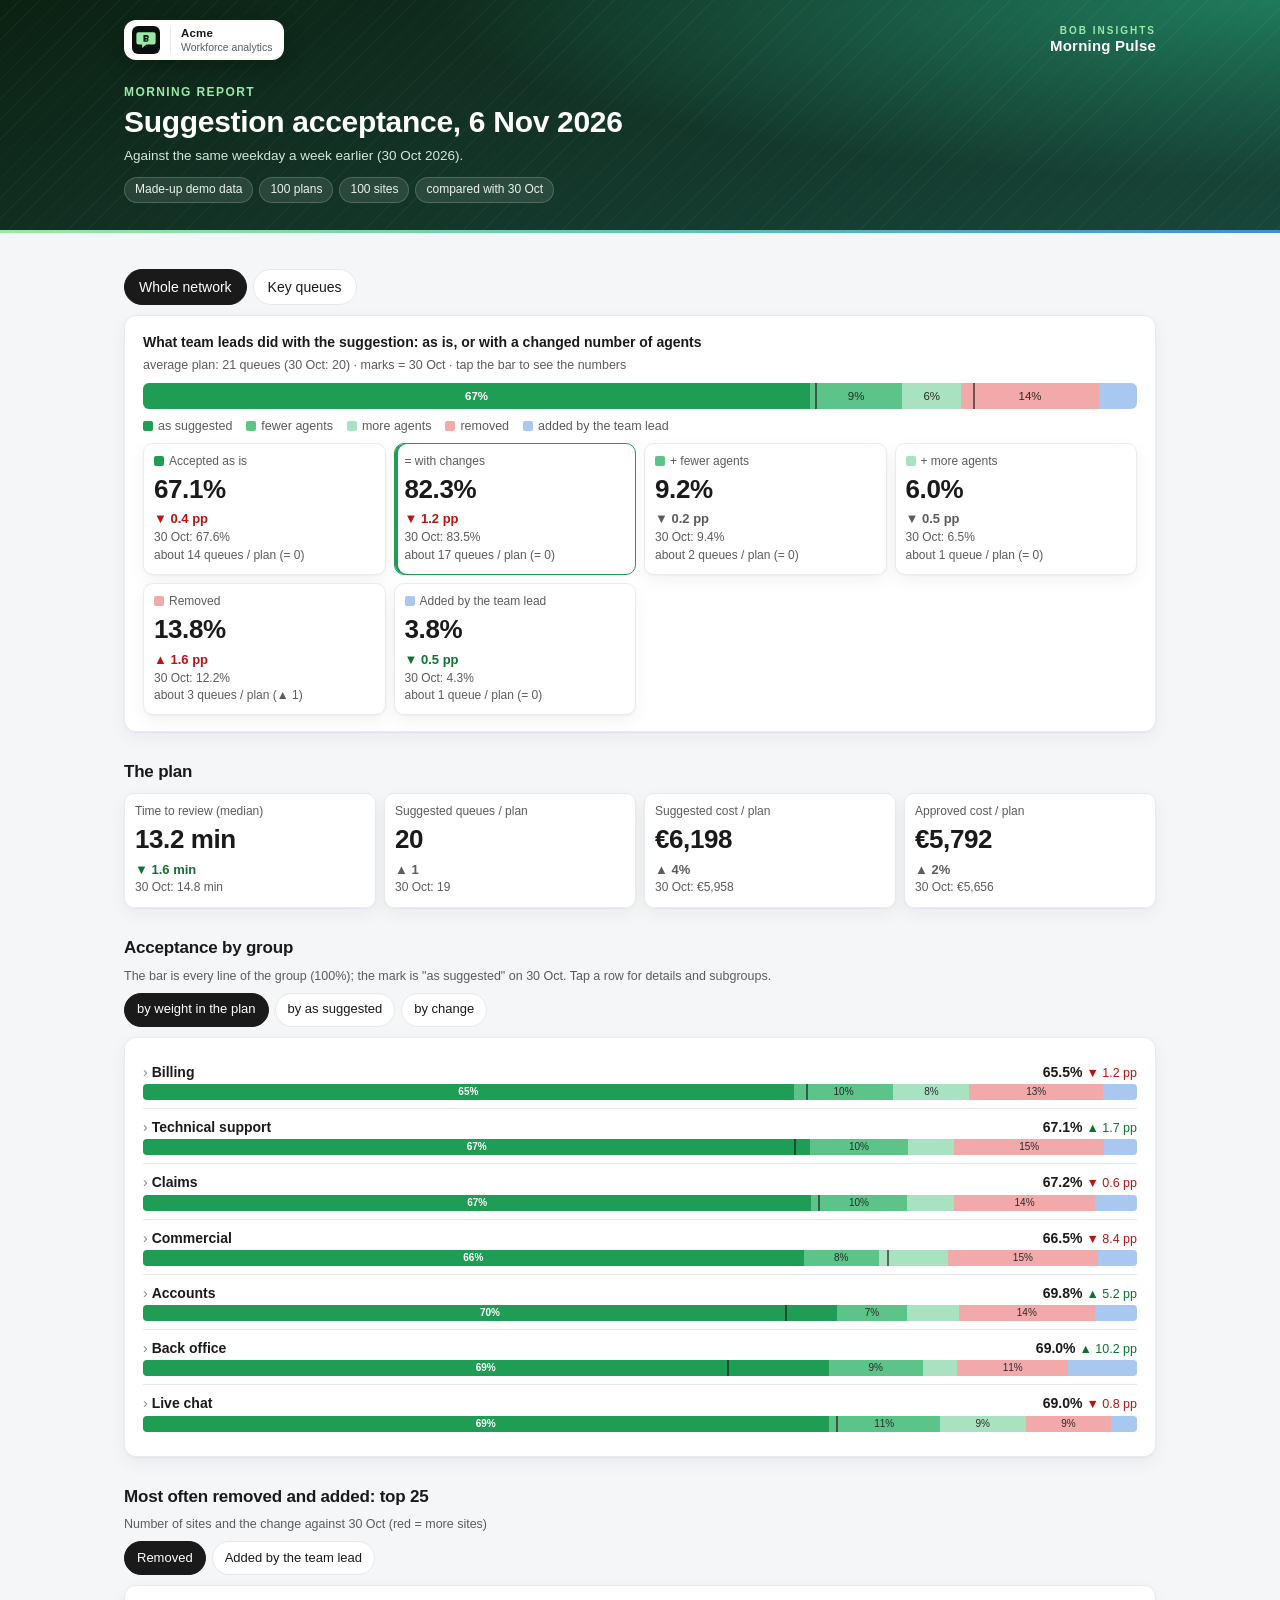
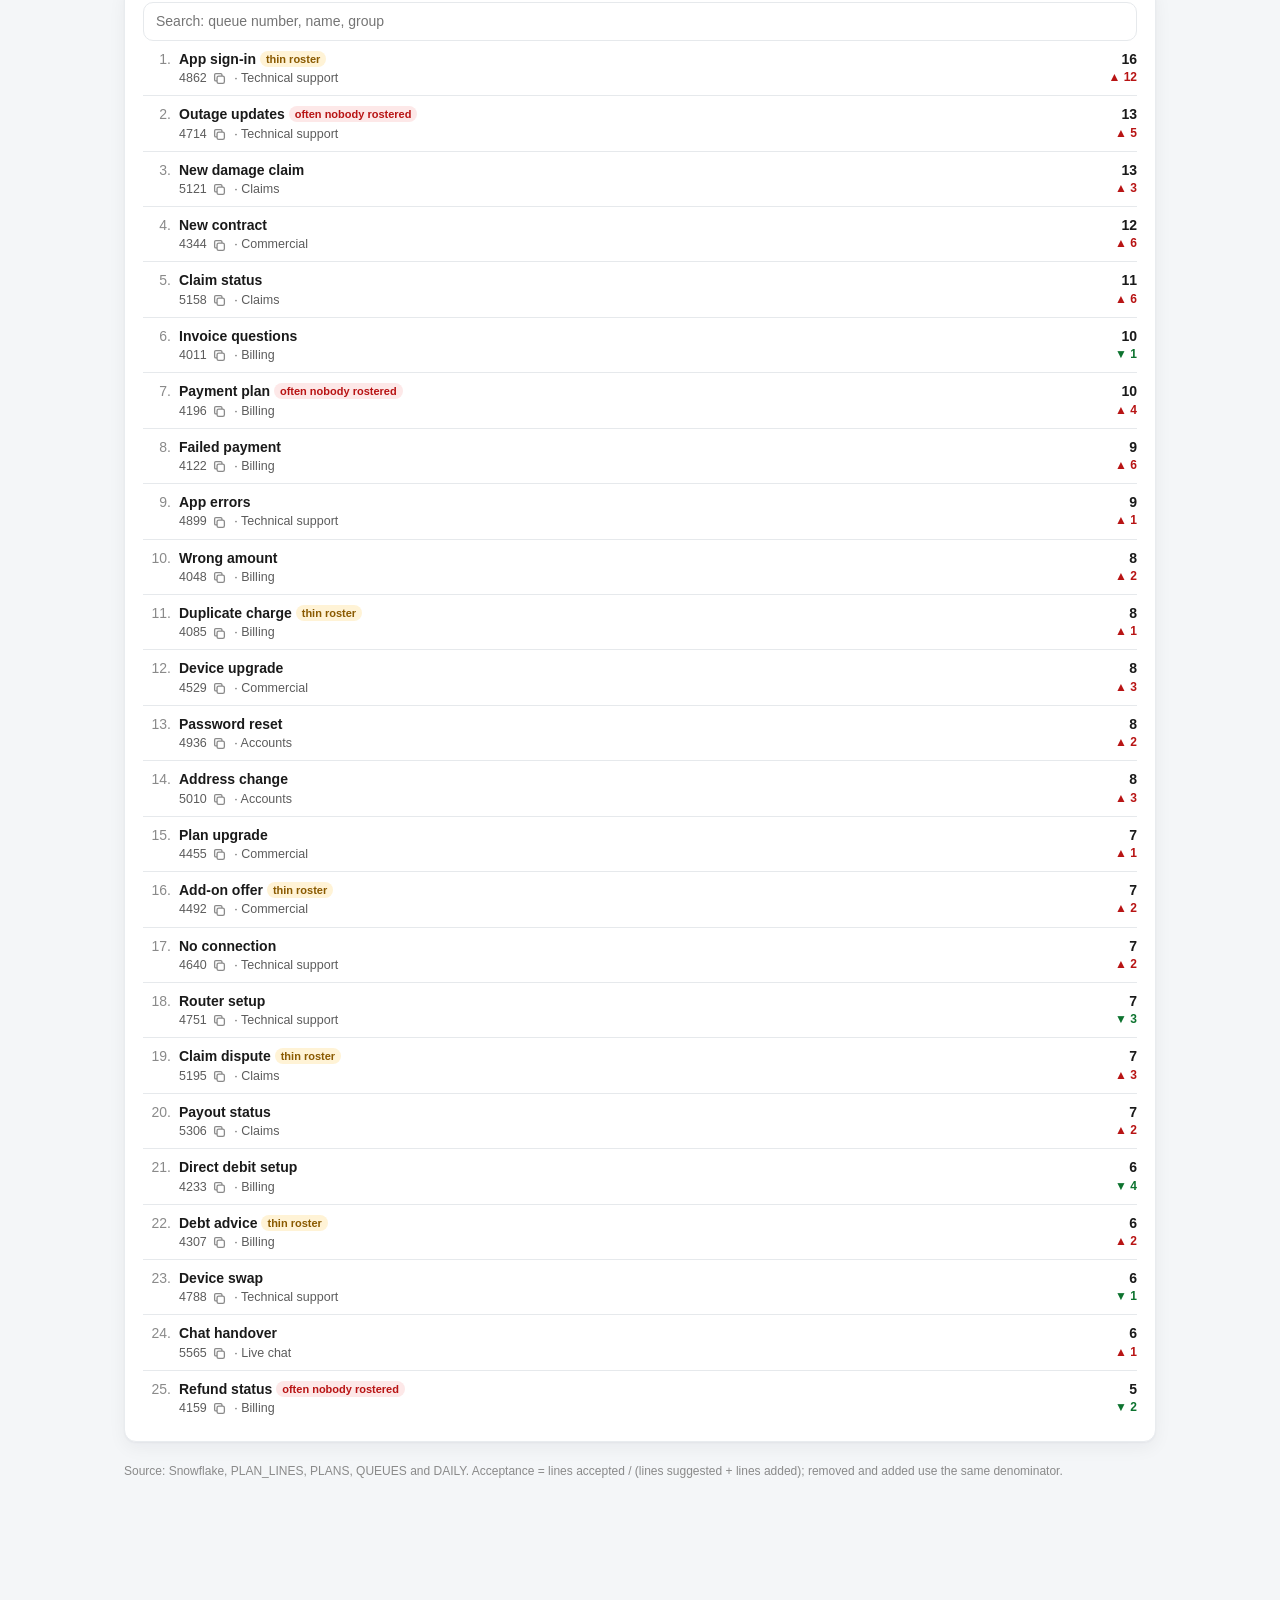
<file: docs/reports/morning-pulse.html>
<!doctype html>
<html lang="en"><head><meta charset="utf-8">
<meta name="viewport" content="width=device-width,initial-scale=1,viewport-fit=cover">
<meta http-equiv="Content-Security-Policy" content="default-src 'none'; script-src 'unsafe-inline'; style-src 'unsafe-inline'; base-uri 'none'; form-action 'none'">
<title>Suggestion acceptance, 6 Nov 2026</title><style>
:root{--bg:#f4f6f8;--card:#fff;--ink:#1a1a1a;--ink2:#5c5c5c;--ink3:#8a8a8a;--line:#e6e9ec;--soft:#f2f4f6;
--green:#1f9d55;--green2:#5cc488;--green3:#a9e2c0;--red:#b81414;--redbg:#fde8e8;--removed:#f1a9a9;--added:#a9c8f1;
--blue:#2f6fdb;--amber:#8a5a00;--amberbg:#fff3d6;--up:#0d732f;--down:#b81414}
*{box-sizing:border-box}html{-webkit-text-size-adjust:100%}
/* the SharePoint viewer injects absolutely placed "comment on this graphic" buttons at every graphic, also at ones
   scrolled sideways inside a .scroll box - they must not widen the page */
html,body{overflow-x:clip}
body{margin:0;background:var(--bg);color:var(--ink);font:15px/1.45 -apple-system,'Segoe UI',Roboto,Inter,Helvetica,
Arial,sans-serif}
.wrap{max-width:1080px;margin:0 auto;padding:12px 12px 120px}
@media(min-width:720px){.wrap{padding:24px 24px 120px}body{font-size:14px}}
h1{font-size:19px;line-height:1.25;margin:0 0 4px}h2{font-size:16px;margin:22px 0 8px}h3{font-size:14px;margin:0 0 6px}
.sub{color:var(--ink2);font-size:13px}.hint{color:var(--ink2);font-size:12.5px;margin:-2px 0 8px}
.card{background:var(--card);border:1px solid var(--line);border-radius:12px;padding:12px;margin:10px 0}
@media(min-width:720px){.card{padding:16px 18px}}
.muted{color:var(--ink2)}.small{font-size:12.5px}.nowrap{white-space:nowrap}.num{font-variant-numeric:tabular-nums}
.up{color:var(--up)}.down{color:var(--down)}.flat{color:var(--ink2)}
.tabs{display:flex;gap:6px;overflow-x:auto;margin:12px 0 4px;scrollbar-width:none}.tabs::-webkit-scrollbar{display:none}
.tabs button,.seg button{font:inherit;font-size:14px;border:1px solid var(--line);background:var(--card);color:var(--ink);
border-radius:999px;padding:7px 14px;min-height:36px;white-space:nowrap;cursor:pointer}
.tabs button.on,.seg button.on{background:var(--ink);color:#fff;border-color:var(--ink)}
.seg{display:flex;flex-wrap:wrap;gap:6px;margin:6px 0 10px}.seg button{font-size:13px;padding:5px 12px;min-height:34px}
.kpis{display:grid;grid-template-columns:repeat(2,minmax(0,1fr));gap:8px}
@media(min-width:720px){.kpis{grid-template-columns:repeat(4,minmax(0,1fr))}}
.kpi{background:var(--card);border:1px solid var(--line);border-radius:10px;padding:10px}
.kpi .t{font-size:12px;color:var(--ink2);line-height:1.25}.kpi .v{font-size:22px;font-weight:700;margin:2px 0}
.kpi .d{font-size:13px;font-weight:600}.kpi .c{font-size:12px;color:var(--ink2)}
.kpi.main{border-color:var(--green);box-shadow:inset 3px 0 0 var(--green)}
.sw{display:inline-block;width:10px;height:10px;border-radius:2px;margin-right:5px;vertical-align:-1px}
.stack{position:relative;display:flex;height:26px;border-radius:6px;overflow:hidden;background:var(--soft)}
.stack.thin{height:16px;border-radius:4px}.stack i{display:block;height:100%;position:relative;cursor:pointer;
font-style:normal;font-size:11.5px;line-height:26px;text-align:center;color:#2a2a2a;white-space:nowrap;overflow:hidden}
.stack.thin i{line-height:16px;font-size:10px}.stack i.dk{color:#fff;font-weight:600}
.stack u{position:absolute;top:0;bottom:0;width:2px;background:#1a1a1a;opacity:.6;pointer-events:none}
.legend{display:flex;flex-wrap:wrap;gap:4px 14px;font-size:12.5px;color:var(--ink2);margin:8px 0}
.rows .row{display:grid;grid-template-columns:minmax(0,1fr) auto;gap:2px 10px;padding:8px 0;border-top:1px solid var(--line);
cursor:pointer}.rows .row:first-child{border-top:none}.rows .row .l{font-weight:600;min-width:0;overflow-wrap:anywhere}.rows .row .r{text-align:right;white-space:nowrap}
.rows .row .b{grid-column:1/-1}.rows .row .x{grid-column:1/-1;display:none;font-size:12.5px;color:var(--ink2)}
.rows .row.open .x{display:block}
.badge{display:inline-block;font-size:11px;line-height:16px;font-weight:700;padding:0 6px;border-radius:999px;
background:#eef1f3;color:#4a4a4a;white-space:nowrap;vertical-align:1px}.badge.top{background:#e8f5ec;color:#0d732f}
.badge.topf{background:var(--green);color:#fff}.badge.danger{background:var(--redbg);color:var(--red)}
.badge.warning{background:var(--amberbg);color:var(--amber)}
.list .it{display:grid;grid-template-columns:28px minmax(0,1fr) auto;gap:0 8px;padding:8px 0;border-top:1px solid var(--line)}
.list .it:first-child{border-top:none}.list .it .o{color:var(--ink3);text-align:right}.list .it .nm{font-weight:600}
.list .it .meta{font-size:12.5px;color:var(--ink2)}.list .it .n{text-align:right;font-weight:700;white-space:nowrap}
.list .it .n small{display:block;font-weight:600;font-size:12px}
input.search{font:inherit;width:100%;border:1px solid var(--line);border-radius:10px;padding:8px 12px;min-height:38px;
background:var(--card)}
.scroll{overflow-x:auto;-webkit-overflow-scrolling:touch;
background:linear-gradient(to right,var(--card) 30%,rgba(255,255,255,0)),linear-gradient(to left,var(--card) 30%,rgba(255,255,255,0)) 100% 0,
radial-gradient(farthest-side at 0 50%,rgba(16,24,40,.18),transparent),radial-gradient(farthest-side at 100% 50%,rgba(16,24,40,.18),transparent) 100% 0;
background-repeat:no-repeat;background-size:40px 100%,40px 100%,14px 100%,14px 100%;background-attachment:local,local,scroll,scroll}
table.t{border-collapse:collapse;font-size:13px;width:100%}table.t th,table.t td{padding:6px 8px;border-bottom:1px solid
var(--line);text-align:right;white-space:nowrap}table.t th:first-child,table.t td:first-child{text-align:left}
table.t th{font-size:12px;color:var(--ink2);font-weight:600}
.warn{font-size:13px;color:var(--amber);background:#fff6e0;border-radius:8px;padding:8px 10px;margin:8px 0}
.foot{font-size:12px;color:var(--ink3);margin-top:20px;line-height:1.5}
#tip{position:fixed;z-index:9;max-width:min(320px,calc(100vw - 24px));background:#1a1a1a;color:#fff;font-size:12.5px;
line-height:1.4;border-radius:8px;padding:7px 10px;pointer-events:none;display:none;box-shadow:0 4px 16px rgba(0,0,0,.2)}
#tip b{color:#fff}
.cp{display:inline-flex;align-items:center;justify-content:center;width:22px;height:22px;margin:-4px 0 -4px 2px;padding:0;
border:none;background:none;color:var(--ink3);cursor:pointer;border-radius:5px;vertical-align:middle}
.cp:hover{color:var(--ink);background:var(--soft)}.cp svg{width:13px;height:13px}.cp.ok{color:var(--green)}
.hero .cp{color:#C9EFD0}.hero .cp:hover{background:rgba(255,255,255,.12);color:#fff}
#toast{position:fixed;left:50%;bottom:24px;transform:translateX(-50%);background:#1a1a1a;color:#fff;font-size:13px;
padding:7px 14px;border-radius:999px;display:none;z-index:10}
.hero{position:relative;overflow:hidden;color:#fff;background:radial-gradient(120% 140% at 100% 0%,#1F7A5C 0%,
rgba(31,122,92,0) 55%),linear-gradient(160deg,#0B2112 0%,#123326 45%,#18463A 100%)}
.hero:before{content:"";position:absolute;inset:0;background:repeating-linear-gradient(135deg,rgba(255,255,255,.035) 0 1px,
transparent 1px 14px);pointer-events:none}
.hero:after{content:"";position:absolute;left:0;right:0;bottom:0;height:3px;
background:linear-gradient(90deg,#9BE8A8,#5EC8B0 50%,#3F8FD6)}
.hero .in{position:relative;max-width:1080px;margin:0 auto;padding:14px 12px 20px}
@media(min-width:720px){.hero .in{padding:20px 24px 30px}}
.brand{display:flex;align-items:center;justify-content:space-between;gap:10px}
.marks{display:inline-flex;align-items:center;gap:10px;background:#fff;border-radius:12px;padding:6px 12px 6px 8px;
box-shadow:0 6px 20px rgba(0,0,0,.25)}
.marks img{display:block;width:28px;height:28px;object-fit:contain}.marks .div{width:1px;height:26px;background:#e3e6e9}
.marks .team{display:flex;flex-direction:column;color:#5c5c5c;font-size:10.5px;line-height:1.25;white-space:nowrap}
.marks .team b{color:#1a1a1a;font-size:11.5px;letter-spacing:.2px}
.brand .kind{font-size:15px;font-weight:700;letter-spacing:.2px;color:#fff;text-align:right;line-height:1.2}
.brand .kind small{display:block;font-size:10px;font-weight:600;letter-spacing:2px;text-transform:uppercase;color:#9BE8A8}
.eyebrow .pk{display:none}
.hero .eyebrow{margin:18px 0 4px;font-size:12px;letter-spacing:1.4px;text-transform:uppercase;color:#9BE8A8;font-weight:600}
.hero h1{font-size:24px;line-height:1.15;margin:0;font-weight:700;letter-spacing:-.3px}
@media(min-width:720px){.hero h1{font-size:30px}.hero .eyebrow{margin-top:24px}}
.hero .lead{margin:6px 0 0;color:#D3E8DA;font-size:13.5px;max-width:760px}
.chips{display:flex;flex-wrap:wrap;gap:6px;margin-top:12px}.chips span{font-size:12px;color:#EDF3EE;
background:rgba(255,255,255,.1);border:1px solid rgba(255,255,255,.18);border-radius:999px;padding:3px 10px;
backdrop-filter:blur(4px)}
@media(max-width:600px){.brand .kind{display:none}.eyebrow .pk{display:inline}}
.site{margin-top:14px;background:rgba(255,255,255,.08);border:1px solid rgba(255,255,255,.18);border-radius:14px;
backdrop-filter:blur(6px);color:#EDF3EE}
.site summary{list-style:none;display:flex;align-items:center;gap:12px;padding:8px 12px;cursor:pointer}
.site summary::-webkit-details-marker{display:none}
.site .pl{color:#C9EFD0;flex:none}.site .pl.mini{width:34px;height:auto}.site[open] .pl.mini{display:none}
.site .sl{display:flex;flex-direction:column;min-width:0;flex:1;font-size:13px;line-height:1.35}
.site .sl b{font-size:14px;color:#fff}.site .sl>span{color:#D3E8DA}
.site .roles{display:flex;gap:4px;flex-wrap:wrap}.site .ri{font-size:18px;line-height:1;cursor:help}
.site .chev{transition:transform .2s;color:#C9EFD0}.site[open] .chev{transform:rotate(180deg)}
.site .sbody{display:grid;grid-template-columns:minmax(0,1fr);gap:4px 18px;padding:0 12px 12px}
@media(min-width:720px){.site .sbody{grid-template-columns:200px minmax(0,1fr)}}
.site .pl.big{width:100%;max-width:170px;height:auto;justify-self:center;align-self:start;margin-top:4px}
.site .sbody>dl:only-child{grid-column:1/-1}
dl.skv{margin:0;display:grid;grid-template-columns:minmax(0,1fr);gap:0 22px;font-size:13px}
@media(min-width:900px){dl.skv{grid-template-columns:1fr 1fr}}
dl.skv>div{display:flex;gap:6px 14px;justify-content:space-between;padding:6px 0;border-top:1px solid rgba(255,255,255,.12)}
dl.skv dt{color:#A9D8B8;flex:0 0 38%;margin:0}dl.skv dd{margin:0;text-align:right;flex:1;min-width:0;overflow-wrap:anywhere}
dl.skv a{color:#fff;text-decoration:none;border-bottom:1px dotted rgba(255,255,255,.4)}dl.skv .muted{color:#A2B2A7}
.site .cp{color:#C9EFD0}
.pulse{margin-top:10px}.pulse .phd{font-size:11.5px;letter-spacing:1px;text-transform:uppercase;color:#A9D8B8;margin:0 0 6px}
.pulse .pts{display:grid;grid-template-columns:repeat(3,minmax(0,1fr));gap:6px}
.pulse .pt{background:rgba(255,255,255,.08);border:1px solid rgba(255,255,255,.18);border-radius:12px;padding:8px 9px;
min-width:0;cursor:help}
.pulse .ph{font-size:11.5px;color:#D3E8DA;line-height:1.25}.pulse .pv{display:flex;align-items:center;flex-wrap:wrap;gap:2px 6px;margin-top:3px}
.pulse .pv b{font-size:20px;color:#fff;letter-spacing:-.3px;line-height:1.1}
.pulse .pa{font-size:11.5px;color:#A2B2A7;margin-top:1px}
.pulse .pd{font-size:11px;font-weight:700;border-radius:999px;padding:0 6px;background:rgba(255,255,255,.12);color:#EDF3EE;
white-space:nowrap}.pulse .pd.good{background:#9BE8A8;color:#0B2112}.pulse .pd.bad{background:#ff8f8f;color:#3a0606}
.pulse .pb span{display:block;height:4px;border-radius:3px;background:rgba(255,255,255,.28);margin-top:3px}
.pulse .pb span.now{background:#D3E8DA}.pulse .pb span.now.good{background:#9BE8A8}.pulse .pb span.now.bad{background:#ff8f8f}
.pulse .pft{font-size:11px;color:#A9D8B8;margin-top:6px}
@media(min-width:720px){.pulse .pt{padding:10px 14px}.pulse .ph{font-size:12.5px}.pulse .pv b{font-size:26px}
.pulse .pd{font-size:12px;padding:1px 8px}.pulse .pa{font-size:12.5px}.pulse .pts{gap:8px}}
[hidden]{display:none!important}
button.more{display:block;width:100%;margin:10px 0 2px;font:inherit;font-size:13.5px;font-weight:600;min-height:40px;
border:1px dashed #cfd6dc;border-radius:10px;background:#fafbfc;color:var(--ink);cursor:pointer}button.more:hover{background:var(--soft)}@media(max-width:360px){.marks .team span{display:none}}
.card,.kpi{box-shadow:0 1px 2px rgba(16,24,40,.04),0 6px 18px rgba(16,24,40,.05);border-color:#e9ecef}
.kpi .v{letter-spacing:-.4px}@media(min-width:720px){.kpi .v{font-size:26px}h2{font-size:17px;margin-top:28px}}
h2{letter-spacing:-.2px}

.rows .row .l .chev,.prods .pr .l .chev{display:inline-block;color:var(--ink3);font-weight:400;margin-right:4px;transition:transform .15s}
.rows .row.open>.l .chev,.rows .prods .pr.open>.l .chev{transform:rotate(90deg)}
.rows .row .prods{grid-column:1/-1;display:none;margin:8px 0 2px;padding:6px 0 0 10px;border-left:3px solid #D6EFDC;min-width:0}
.rows .row.open>.prods,.rows .prods .pr.open>.prods{display:block}.prods .ph{font-size:12px;color:var(--ink2);margin-bottom:2px}
.rows .prods .pr>.prods{border-left-color:#e3e8ee}
.prods .pr{display:grid;grid-template-columns:minmax(0,1fr) auto;gap:2px 10px;padding:7px 0;border-top:1px solid var(--line);
cursor:pointer}.prods .pr .l{font-weight:600;font-size:13px;min-width:0;overflow-wrap:anywhere}.prods .pr .r{text-align:right;white-space:nowrap}
.prods .pr .m{grid-column:1/-1;font-size:12px;color:var(--ink2);min-width:0;overflow-wrap:anywhere}.prods .pr .b{grid-column:1/-1}
.rows .row .prods .pr>.x{grid-column:1/-1;display:none;font-size:12px;color:var(--ink2)}
.rows .row .prods .pr.open>.x{display:flex;flex-wrap:wrap;gap:2px 12px}
#tk-q{margin:2px 0 4px}
</style></head>
<body><header class="hero"><div class="in"><div class="brand"><span class="marks"><svg viewBox="0 0 1024 1024" width="28" height="28" role="img" aria-label="Bob"><rect width="1024" height="1024" rx="224" fill="#0B100F"/><path d="M232 232H792A72 72 0 0 1 864 304V600A72 72 0 0 1 792 672H520L372 808V672H232A72 72 0 0 1 160 600V304A72 72 0 0 1 232 232Z" fill="#9BE8A8"/><path d="M418 330H552A70 70 0 0 1 586 460A78 78 0 0 1 560 574H418ZM494 392V440H540A24 24 0 0 0 540 392ZM494 498V532H548A17 17 0 0 0 548 498Z" fill="#0B2112" fill-rule="evenodd"/></svg><span class="div"></span><span class="team"><b>Acme</b><span>Workforce analytics</span></span></span><span class="kind"><small>Bob Insights</small>Morning Pulse</span></div><div class="eyebrow"><span class=pk>Morning Pulse · </span>morning report</div><h1>Suggestion acceptance, 6 Nov 2026</h1><p class="lead">Against the same weekday a week earlier (30 Oct 2026).</p><div class="chips"><span>Made-up demo data</span><span>100 plans</span><span>100 sites</span><span>compared with 30 Oct</span></div></div></header><div class="wrap">
<div class="tabs" id="tabs"><button class="on" data-k="net">Whole network</button><button data-k="top">Key queues</button>
</div>
<section id="v-net"></section><section id="v-top" hidden></section>
<p class="foot" id="foot"></p>
</div><div id="tip"></div><div id="toast"></div>
<script type="application/json" id="data">{"foot": "Source: Snowflake, PLAN_LINES, PLANS, QUEUES and DAILY. Acceptance = lines accepted / (lines suggested + lines added); removed and added use the same denominator.", "main": {"added": [{"b": [], "ch": "▲ 1", "grp": "Billing", "i": "4307", "n": "5", "nm": "Debt advice", "tone": "down"}, {"b": [{"c": "danger", "t": "often nobody rostered"}], "ch": "▲ 1", "grp": "Back office", "i": "5417", "n": "5", "nm": "Identity documents", "tone": "down"}, {"b": [], "ch": "▲ 2", "grp": "Billing", "i": "4011", "n": "3", "nm": "Invoice questions", "tone": "down"}, {"b": [], "ch": "▼ 1", "grp": "Billing", "i": "4122", "n": "3", "nm": "Failed payment", "tone": "up"}, {"b": [], "ch": "▲ 3", "grp": "Commercial", "i": "4344", "n": "3", "nm": "New contract", "tone": "down"}, {"b": [], "ch": "▲ 2", "grp": "Commercial", "i": "4455", "n": "3", "nm": "Plan upgrade", "tone": "down"}, {"b": [], "ch": "▲ 1", "grp": "Technical support", "i": "4677", "n": "3", "nm": "Slow connection", "tone": "down"}, {"b": [], "ch": "▼ 1", "grp": "Accounts", "i": "5047", "n": "3", "nm": "Name change", "tone": "up"}, {"b": [], "ch": "▲ 1", "grp": "Claims", "i": "5121", "n": "3", "nm": "New damage claim", "tone": "down"}, {"b": [], "ch": "▲ 2", "grp": "Claims", "i": "5343", "n": "3", "nm": "Payout error", "tone": "down"}, {"b": [], "ch": "▲ 1", "grp": "Billing", "i": "4159", "n": "2", "nm": "Refund status", "tone": "down"}, {"b": [{"c": "danger", "t": "often nobody rostered"}], "ch": "▲ 2", "grp": "Billing", "i": "4196", "n": "2", "nm": "Payment plan", "tone": "down"}, {"b": [], "ch": "= 0", "grp": "Commercial", "i": "4418", "n": "2", "nm": "Business enquiry", "tone": "flat"}, {"b": [], "ch": "= 0", "grp": "Commercial", "i": "4492", "n": "2", "nm": "Add-on offer", "tone": "flat"}, {"b": [], "ch": "▲ 1", "grp": "Commercial", "i": "4566", "n": "2", "nm": "Renewal offer", "tone": "down"}, {"b": [], "ch": "= 0", "grp": "Technical support", "i": "4640", "n": "2", "nm": "No connection", "tone": "flat"}, {"b": [], "ch": "▼ 2", "grp": "Technical support", "i": "4714", "n": "2", "nm": "Outage updates", "tone": "up"}, {"b": [], "ch": "▲ 2", "grp": "Technical support", "i": "4788", "n": "2", "nm": "Device swap", "tone": "down"}, {"b": [], "ch": "▲ 1", "grp": "Technical support", "i": "4899", "n": "2", "nm": "App errors", "tone": "down"}, {"b": [], "ch": "▲ 1", "grp": "Accounts", "i": "4936", "n": "2", "nm": "Password reset", "tone": "down"}, {"b": [], "ch": "▲ 1", "grp": "Accounts", "i": "5010", "n": "2", "nm": "Address change", "tone": "down"}, {"b": [], "ch": "▲ 1", "grp": "Claims", "i": "5195", "n": "2", "nm": "Claim dispute", "tone": "down"}, {"b": [], "ch": "= 0", "grp": "Claims", "i": "5232", "n": "2", "nm": "Written complaint", "tone": "flat"}, {"b": [{"c": "danger", "t": "often nobody rostered"}], "ch": "▲ 1", "grp": "Claims", "i": "5269", "n": "2", "nm": "Regulator reply", "tone": "down"}, {"b": [], "ch": "▼ 1", "grp": "Claims", "i": "5306", "n": "2", "nm": "Payout status", "tone": "up"}], "avg": "21 queues (30 Oct: 20)", "bar": [{"c": "#1f9d55", "dk": true, "k": "accepted", "t": "67%", "tip": "\u003cb>as suggested\u003c/b>\u003cbr>67.1% of lines (30 Oct: 67.6%)\u003cbr>about 14 of the average plan&#x27;s queues", "v": 67.12}, {"c": "#5cc488", "dk": false, "k": "reduced", "t": "9%", "tip": "\u003cb>fewer agents\u003c/b>\u003cbr>9.2% of lines (30 Oct: 9.4%)\u003cbr>about 2 of the average plan&#x27;s queues", "v": 9.24}, {"c": "#a9e2c0", "dk": false, "k": "increased", "t": "6%", "tip": "\u003cb>more agents\u003c/b>\u003cbr>6.0% of lines (30 Oct: 6.5%)\u003cbr>about 1 of the average plan&#x27;s queues", "v": 5.98}, {"c": "#f1a9a9", "dk": false, "k": "removed", "t": "14%", "tip": "\u003cb>removed\u003c/b>\u003cbr>13.8% of lines (30 Oct: 12.2%)\u003cbr>about 3 of the average plan&#x27;s queues", "v": 13.81}, {"c": "#a9c8f1", "dk": false, "k": "added", "t": "4%", "tip": "\u003cb>added by the team lead\u003c/b>\u003cbr>3.8% of lines (30 Oct: 4.3%)\u003cbr>about 1 of the average plan&#x27;s queues", "v": 3.84}], "cells": [{"c": "30 Oct: 67.6%", "d": "▼ 0.4 pp", "main": false, "sw": "#1f9d55", "t": "Accepted as is", "tone": "down", "v": "67.1%", "x": "about 14 queues / plan (= 0)"}, {"c": "30 Oct: 83.5%", "d": "▼ 1.2 pp", "main": true, "sw": "", "t": "= with changes", "tone": "down", "v": "82.3%", "x": "about 17 queues / plan (= 0)"}, {"c": "30 Oct: 9.4%", "d": "▼ 0.2 pp", "main": false, "sw": "#5cc488", "t": "+ fewer agents", "tone": "flat", "v": "9.2%", "x": "about 2 queues / plan (= 0)"}, {"c": "30 Oct: 6.5%", "d": "▼ 0.5 pp", "main": false, "sw": "#a9e2c0", "t": "+ more agents", "tone": "flat", "v": "6.0%", "x": "about 1 queue / plan (= 0)"}, {"c": "30 Oct: 12.2%", "d": "▲ 1.6 pp", "main": false, "sw": "#f1a9a9", "t": "Removed", "tone": "down", "v": "13.8%", "x": "about 3 queues / plan (▲ 1)"}, {"c": "30 Oct: 4.3%", "d": "▼ 0.5 pp", "main": false, "sw": "#a9c8f1", "t": "Added by the team lead", "tone": "up", "v": "3.8%", "x": "about 1 queue / plan (= 0)"}], "cmp": "30 Oct", "groups": [{"acc": 65.46184738955823, "d": "▼ 1.2 pp", "delta": -1.2, "l": "Billing", "p": [{"acc": 63.46153846153846, "d": "▲ 0.1 pp", "delta": 0.1, "l": "Credit", "m": "1.0 lines / plan · with changes 83.7%", "segs": [{"c": "#1f9d55", "dk": true, "k": "accepted", "t": "63%", "tip": "\u003cb>Credit: as suggested\u003c/b>\u003cbr>63.5%", "v": 63.46}, {"c": "#5cc488", "dk": false, "k": "reduced", "t": "9%", "tip": "\u003cb>Credit: fewer agents\u003c/b>\u003cbr>8.7%", "v": 8.65}, {"c": "#a9e2c0", "dk": false, "k": "increased", "t": "12%", "tip": "\u003cb>Credit: more agents\u003c/b>\u003cbr>11.5%", "v": 11.54}, {"c": "#f1a9a9", "dk": false, "k": "removed", "t": "11%", "tip": "\u003cb>Credit: removed\u003c/b>\u003cbr>10.6%", "v": 10.58}, {"c": "#a9c8f1", "dk": false, "k": "added", "t": "6%", "tip": "\u003cb>Credit: added by the team lead\u003c/b>\u003cbr>5.8%", "v": 5.77}], "tick": 63.33333333333333, "tone": "up", "v": "63.5%", "w": 0, "x": ["as suggested on 30 Oct: 63.3%", "removed 10.6%", "added 5.8%", "104 lines"]}, {"acc": 68.15642458100558, "d": "▲ 1.9 pp", "delta": 1.9, "l": "Invoices", "m": "1.8 lines / plan · with changes 83.2%", "segs": [{"c": "#1f9d55", "dk": true, "k": "accepted", "t": "68%", "tip": "\u003cb>Invoices: as suggested\u003c/b>\u003cbr>68.2%", "v": 68.16}, {"c": "#5cc488", "dk": false, "k": "reduced", "t": "9%", "tip": "\u003cb>Invoices: fewer agents\u003c/b>\u003cbr>9.5%", "v": 9.5}, {"c": "#a9e2c0", "dk": false, "k": "increased", "t": "6%", "tip": "\u003cb>Invoices: more agents\u003c/b>\u003cbr>5.6%", "v": 5.59}, {"c": "#f1a9a9", "dk": false, "k": "removed", "t": "15%", "tip": "\u003cb>Invoices: removed\u003c/b>\u003cbr>14.5%", "v": 14.53}, {"c": "#a9c8f1", "dk": false, "k": "added", "t": "2%", "tip": "\u003cb>Invoices: added by the team lead\u003c/b>\u003cbr>2.2%", "v": 2.23}], "tick": 66.25, "tone": "up", "v": "68.2%", "w": 1, "x": ["as suggested on 30 Oct: 66.2%", "removed 14.5%", "added 2.2%", "179 lines"]}, {"acc": 64.18604651162791, "d": "▼ 4.1 pp", "delta": -4.1, "l": "Payments", "m": "2.1 lines / plan · with changes 82.8%", "segs": [{"c": "#1f9d55", "dk": true, "k": "accepted", "t": "64%", "tip": "\u003cb>Payments: as suggested\u003c/b>\u003cbr>64.2%", "v": 64.19}, {"c": "#5cc488", "dk": false, "k": "reduced", "t": "11%", "tip": "\u003cb>Payments: fewer agents\u003c/b>\u003cbr>11.2%", "v": 11.16}, {"c": "#a9e2c0", "dk": false, "k": "increased", "t": "7%", "tip": "\u003cb>Payments: more agents\u003c/b>\u003cbr>7.4%", "v": 7.44}, {"c": "#f1a9a9", "dk": false, "k": "removed", "t": "14%", "tip": "\u003cb>Payments: removed\u003c/b>\u003cbr>14.0%", "v": 13.95}, {"c": "#a9c8f1", "dk": false, "k": "added", "t": "3%", "tip": "\u003cb>Payments: added by the team lead\u003c/b>\u003cbr>3.3%", "v": 3.26}], "tick": 68.30357142857143, "tone": "down", "v": "64.2%", "w": 2, "x": ["as suggested on 30 Oct: 68.3%", "removed 14.0%", "added 3.3%", "215 lines"]}], "ph": "Subgroups: 3; tap one for details", "segs": [{"c": "#1f9d55", "dk": true, "k": "accepted", "t": "65%", "tip": "\u003cb>Billing: as suggested\u003c/b>\u003cbr>65.5%", "v": 65.46}, {"c": "#5cc488", "dk": false, "k": "reduced", "t": "10%", "tip": "\u003cb>Billing: fewer agents\u003c/b>\u003cbr>10.0%", "v": 10.04}, {"c": "#a9e2c0", "dk": false, "k": "increased", "t": "8%", "tip": "\u003cb>Billing: more agents\u003c/b>\u003cbr>7.6%", "v": 7.63}, {"c": "#f1a9a9", "dk": false, "k": "removed", "t": "13%", "tip": "\u003cb>Billing: removed\u003c/b>\u003cbr>13.5%", "v": 13.45}, {"c": "#a9c8f1", "dk": false, "k": "added", "t": "3%", "tip": "\u003cb>Billing: added by the team lead\u003c/b>\u003cbr>3.4%", "v": 3.41}], "tick": 66.66666666666666, "tone": "down", "v": "65.5%", "w": 0, "x": ["with changes 83.1%", "as suggested on 30 Oct: 66.7%", "removed 13.5%", "added 3.4%", "5.0 lines / plan", "498 lines"]}, {"acc": 67.13286713286713, "d": "▲ 1.7 pp", "delta": 1.7, "l": "Technical support", "p": [{"acc": 70.65868263473054, "d": "▲ 2.3 pp", "delta": 2.3, "l": "Connectivity", "m": "1.7 lines / plan · with changes 82.0%", "segs": [{"c": "#1f9d55", "dk": true, "k": "accepted", "t": "71%", "tip": "\u003cb>Connectivity: as suggested\u003c/b>\u003cbr>70.7%", "v": 70.66}, {"c": "#5cc488", "dk": false, "k": "reduced", "t": "7%", "tip": "\u003cb>Connectivity: fewer agents\u003c/b>\u003cbr>6.6%", "v": 6.59}, {"c": "#a9e2c0", "dk": false, "k": "increased", "t": "5%", "tip": "\u003cb>Connectivity: more agents\u003c/b>\u003cbr>4.8%", "v": 4.79}, {"c": "#f1a9a9", "dk": false, "k": "removed", "t": "14%", "tip": "\u003cb>Connectivity: removed\u003c/b>\u003cbr>13.8%", "v": 13.77}, {"c": "#a9c8f1", "dk": false, "k": "added", "t": "4%", "tip": "\u003cb>Connectivity: added by the team lead\u003c/b>\u003cbr>4.2%", "v": 4.19}], "tick": 68.38709677419355, "tone": "up", "v": "70.7%", "w": 0, "x": ["as suggested on 30 Oct: 68.4%", "removed 13.8%", "added 4.2%", "167 lines"]}, {"acc": 70.2127659574468, "d": "▲ 7.1 pp", "delta": 7.1, "l": "Devices", "m": "1.4 lines / plan · with changes 85.1%", "segs": [{"c": "#1f9d55", "dk": true, "k": "accepted", "t": "70%", "tip": "\u003cb>Devices: as suggested\u003c/b>\u003cbr>70.2%", "v": 70.21}, {"c": "#5cc488", "dk": false, "k": "reduced", "t": "10%", "tip": "\u003cb>Devices: fewer agents\u003c/b>\u003cbr>9.9%", "v": 9.93}, {"c": "#a9e2c0", "dk": false, "k": "increased", "t": "5%", "tip": "\u003cb>Devices: more agents\u003c/b>\u003cbr>5.0%", "v": 4.96}, {"c": "#f1a9a9", "dk": false, "k": "removed", "t": "12%", "tip": "\u003cb>Devices: removed\u003c/b>\u003cbr>12.1%", "v": 12.06}, {"c": "#a9c8f1", "dk": false, "k": "added", "t": "3%", "tip": "\u003cb>Devices: added by the team lead\u003c/b>\u003cbr>2.8%", "v": 2.84}], "tick": 63.1578947368421, "tone": "up", "v": "70.2%", "w": 1, "x": ["as suggested on 30 Oct: 63.2%", "removed 12.1%", "added 2.8%", "141 lines"]}, {"acc": 58.67768595041323, "d": "▼ 5.4 pp", "delta": -5.4, "l": "Software", "m": "1.2 lines / plan · with changes 76.9%", "segs": [{"c": "#1f9d55", "dk": true, "k": "accepted", "t": "59%", "tip": "\u003cb>Software: as suggested\u003c/b>\u003cbr>58.7%", "v": 58.68}, {"c": "#5cc488", "dk": false, "k": "reduced", "t": "14%", "tip": "\u003cb>Software: fewer agents\u003c/b>\u003cbr>14.0%", "v": 14.05}, {"c": "#a9e2c0", "dk": false, "k": "increased", "t": "4%", "tip": "\u003cb>Software: more agents\u003c/b>\u003cbr>4.1%", "v": 4.13}, {"c": "#f1a9a9", "dk": false, "k": "removed", "t": "21%", "tip": "\u003cb>Software: removed\u003c/b>\u003cbr>20.7%", "v": 20.66}, {"c": "#a9c8f1", "dk": false, "k": "added", "t": "2%", "tip": "\u003cb>Software: added by the team lead\u003c/b>\u003cbr>2.5%", "v": 2.48}], "tick": 64.07766990291263, "tone": "down", "v": "58.7%", "w": 2, "x": ["as suggested on 30 Oct: 64.1%", "removed 20.7%", "added 2.5%", "121 lines"]}], "ph": "Subgroups: 3; tap one for details", "segs": [{"c": "#1f9d55", "dk": true, "k": "accepted", "t": "67%", "tip": "\u003cb>Technical support: as suggested\u003c/b>\u003cbr>67.1%", "v": 67.13}, {"c": "#5cc488", "dk": false, "k": "reduced", "t": "10%", "tip": "\u003cb>Technical support: fewer agents\u003c/b>\u003cbr>9.8%", "v": 9.79}, {"c": "#a9e2c0", "dk": false, "k": "increased", "t": "5%", "tip": "\u003cb>Technical support: more agents\u003c/b>\u003cbr>4.7%", "v": 4.66}, {"c": "#f1a9a9", "dk": false, "k": "removed", "t": "15%", "tip": "\u003cb>Technical support: removed\u003c/b>\u003cbr>15.2%", "v": 15.15}, {"c": "#a9c8f1", "dk": false, "k": "added", "t": "3%", "tip": "\u003cb>Technical support: added by the team lead\u003c/b>\u003cbr>3.3%", "v": 3.26}], "tick": 65.47314578005115, "tone": "up", "v": "67.1%", "w": 1, "x": ["with changes 81.6%", "as suggested on 30 Oct: 65.5%", "removed 15.2%", "added 3.3%", "4.3 lines / plan", "429 lines"]}, {"acc": 67.2316384180791, "d": "▼ 0.6 pp", "delta": -0.6, "l": "Claims", "p": [{"acc": 65.03067484662577, "d": "▼ 2.8 pp", "delta": -2.8, "l": "Damage", "m": "1.6 lines / plan · with changes 77.3%", "segs": [{"c": "#1f9d55", "dk": true, "k": "accepted", "t": "65%", "tip": "\u003cb>Damage: as suggested\u003c/b>\u003cbr>65.0%", "v": 65.03}, {"c": "#5cc488", "dk": false, "k": "reduced", "t": "7%", "tip": "\u003cb>Damage: fewer agents\u003c/b>\u003cbr>7.4%", "v": 7.36}, {"c": "#a9e2c0", "dk": false, "k": "increased", "t": "5%", "tip": "\u003cb>Damage: more agents\u003c/b>\u003cbr>4.9%", "v": 4.91}, {"c": "#f1a9a9", "dk": false, "k": "removed", "t": "19%", "tip": "\u003cb>Damage: removed\u003c/b>\u003cbr>19.0%", "v": 19.02}, {"c": "#a9c8f1", "dk": false, "k": "added", "t": "4%", "tip": "\u003cb>Damage: added by the team lead\u003c/b>\u003cbr>3.7%", "v": 3.68}], "tick": 67.83216783216784, "tone": "down", "v": "65.0%", "w": 0, "x": ["as suggested on 30 Oct: 67.8%", "removed 19.0%", "added 3.7%", "163 lines"]}, {"acc": 67.90123456790124, "d": "▲ 5.9 pp", "delta": 5.9, "l": "Escalations", "m": "0.8 lines / plan · with changes 85.2%", "segs": [{"c": "#1f9d55", "dk": true, "k": "accepted", "t": "68%", "tip": "\u003cb>Escalations: as suggested\u003c/b>\u003cbr>67.9%", "v": 67.9}, {"c": "#5cc488", "dk": false, "k": "reduced", "t": "11%", "tip": "\u003cb>Escalations: fewer agents\u003c/b>\u003cbr>11.1%", "v": 11.11}, {"c": "#a9e2c0", "dk": false, "k": "increased", "t": "6%", "tip": "\u003cb>Escalations: more agents\u003c/b>\u003cbr>6.2%", "v": 6.17}, {"c": "#f1a9a9", "dk": false, "k": "removed", "t": "10%", "tip": "\u003cb>Escalations: removed\u003c/b>\u003cbr>9.9%", "v": 9.88}, {"c": "#a9c8f1", "dk": false, "k": "added", "t": "5%", "tip": "\u003cb>Escalations: added by the team lead\u003c/b>\u003cbr>4.9%", "v": 4.94}], "tick": 62.0253164556962, "tone": "up", "v": "67.9%", "w": 1, "x": ["as suggested on 30 Oct: 62.0%", "removed 9.9%", "added 4.9%", "81 lines"]}, {"acc": 70.0, "d": "▼ 2.2 pp", "delta": -2.2, "l": "Payouts", "m": "1.1 lines / plan · with changes 85.5%", "segs": [{"c": "#1f9d55", "dk": true, "k": "accepted", "t": "70%", "tip": "\u003cb>Payouts: as suggested\u003c/b>\u003cbr>70.0%", "v": 70.0}, {"c": "#5cc488", "dk": false, "k": "reduced", "t": "12%", "tip": "\u003cb>Payouts: fewer agents\u003c/b>\u003cbr>11.8%", "v": 11.82}, {"c": "#a9e2c0", "dk": false, "k": "increased", "t": "4%", "tip": "\u003cb>Payouts: more agents\u003c/b>\u003cbr>3.6%", "v": 3.64}, {"c": "#f1a9a9", "dk": false, "k": "removed", "t": "10%", "tip": "\u003cb>Payouts: removed\u003c/b>\u003cbr>10.0%", "v": 10.0}, {"c": "#a9c8f1", "dk": false, "k": "added", "t": "5%", "tip": "\u003cb>Payouts: added by the team lead\u003c/b>\u003cbr>4.5%", "v": 4.55}], "tick": 72.22222222222221, "tone": "down", "v": "70.0%", "w": 2, "x": ["as suggested on 30 Oct: 72.2%", "removed 10.0%", "added 4.5%", "110 lines"]}], "ph": "Subgroups: 3; tap one for details", "segs": [{"c": "#1f9d55", "dk": true, "k": "accepted", "t": "67%", "tip": "\u003cb>Claims: as suggested\u003c/b>\u003cbr>67.2%", "v": 67.23}, {"c": "#5cc488", "dk": false, "k": "reduced", "t": "10%", "tip": "\u003cb>Claims: fewer agents\u003c/b>\u003cbr>9.6%", "v": 9.6}, {"c": "#a9e2c0", "dk": false, "k": "increased", "t": "5%", "tip": "\u003cb>Claims: more agents\u003c/b>\u003cbr>4.8%", "v": 4.8}, {"c": "#f1a9a9", "dk": false, "k": "removed", "t": "14%", "tip": "\u003cb>Claims: removed\u003c/b>\u003cbr>14.1%", "v": 14.12}, {"c": "#a9c8f1", "dk": false, "k": "added", "t": "4%", "tip": "\u003cb>Claims: added by the team lead\u003c/b>\u003cbr>4.2%", "v": 4.24}], "tick": 67.87878787878789, "tone": "down", "v": "67.2%", "w": 2, "x": ["with changes 81.6%", "as suggested on 30 Oct: 67.9%", "removed 14.1%", "added 4.2%", "3.5 lines / plan", "354 lines"]}, {"acc": 66.46525679758308, "d": "▼ 8.4 pp", "delta": -8.4, "l": "Commercial", "p": [{"acc": 65.35433070866141, "d": "▼ 12.3 pp", "delta": -12.3, "l": "New customers", "m": "1.3 lines / plan · with changes 79.5%", "segs": [{"c": "#1f9d55", "dk": true, "k": "accepted", "t": "65%", "tip": "\u003cb>New customers: as suggested\u003c/b>\u003cbr>65.4%", "v": 65.35}, {"c": "#5cc488", "dk": false, "k": "reduced", "t": "8%", "tip": "\u003cb>New customers: fewer agents\u003c/b>\u003cbr>7.9%", "v": 7.87}, {"c": "#a9e2c0", "dk": false, "k": "increased", "t": "6%", "tip": "\u003cb>New customers: more agents\u003c/b>\u003cbr>6.3%", "v": 6.3}, {"c": "#f1a9a9", "dk": false, "k": "removed", "t": "16%", "tip": "\u003cb>New customers: removed\u003c/b>\u003cbr>15.7%", "v": 15.75}, {"c": "#a9c8f1", "dk": false, "k": "added", "t": "5%", "tip": "\u003cb>New customers: added by the team lead\u003c/b>\u003cbr>4.7%", "v": 4.72}], "tick": 77.61194029850746, "tone": "down", "v": "65.4%", "w": 0, "x": ["as suggested on 30 Oct: 77.6%", "removed 15.7%", "added 4.7%", "127 lines"]}, {"acc": 69.11764705882352, "d": "▼ 1.3 pp", "delta": -1.3, "l": "Renewals", "m": "0.7 lines / plan · with changes 85.3%", "segs": [{"c": "#1f9d55", "dk": true, "k": "accepted", "t": "69%", "tip": "\u003cb>Renewals: as suggested\u003c/b>\u003cbr>69.1%", "v": 69.12}, {"c": "#5cc488", "dk": false, "k": "reduced", "t": "9%", "tip": "\u003cb>Renewals: fewer agents\u003c/b>\u003cbr>8.8%", "v": 8.82}, {"c": "#a9e2c0", "dk": false, "k": "increased", "t": "7%", "tip": "\u003cb>Renewals: more agents\u003c/b>\u003cbr>7.4%", "v": 7.35}, {"c": "#f1a9a9", "dk": false, "k": "removed", "t": "12%", "tip": "\u003cb>Renewals: removed\u003c/b>\u003cbr>11.8%", "v": 11.76}, {"c": "#a9c8f1", "dk": false, "k": "added", "t": "3%", "tip": "\u003cb>Renewals: added by the team lead\u003c/b>\u003cbr>2.9%", "v": 2.94}], "tick": 70.37037037037037, "tone": "down", "v": "69.1%", "w": 1, "x": ["as suggested on 30 Oct: 70.4%", "removed 11.8%", "added 2.9%", "68 lines"]}, {"acc": 66.17647058823529, "d": "▼ 8.6 pp", "delta": -8.6, "l": "Upgrades", "m": "1.4 lines / plan · with changes 80.1%", "segs": [{"c": "#1f9d55", "dk": true, "k": "accepted", "t": "66%", "tip": "\u003cb>Upgrades: as suggested\u003c/b>\u003cbr>66.2%", "v": 66.18}, {"c": "#5cc488", "dk": false, "k": "reduced", "t": "7%", "tip": "\u003cb>Upgrades: fewer agents\u003c/b>\u003cbr>6.6%", "v": 6.62}, {"c": "#a9e2c0", "dk": false, "k": "increased", "t": "7%", "tip": "\u003cb>Upgrades: more agents\u003c/b>\u003cbr>7.4%", "v": 7.35}, {"c": "#f1a9a9", "dk": false, "k": "removed", "t": "16%", "tip": "\u003cb>Upgrades: removed\u003c/b>\u003cbr>16.2%", "v": 16.18}, {"c": "#a9c8f1", "dk": false, "k": "added", "t": "4%", "tip": "\u003cb>Upgrades: added by the team lead\u003c/b>\u003cbr>3.7%", "v": 3.68}], "tick": 74.81481481481481, "tone": "down", "v": "66.2%", "w": 2, "x": ["as suggested on 30 Oct: 74.8%", "removed 16.2%", "added 3.7%", "136 lines"]}], "ph": "Subgroups: 3; tap one for details", "segs": [{"c": "#1f9d55", "dk": true, "k": "accepted", "t": "66%", "tip": "\u003cb>Commercial: as suggested\u003c/b>\u003cbr>66.5%", "v": 66.47}, {"c": "#5cc488", "dk": false, "k": "reduced", "t": "8%", "tip": "\u003cb>Commercial: fewer agents\u003c/b>\u003cbr>7.6%", "v": 7.55}, {"c": "#a9e2c0", "dk": false, "k": "increased", "t": "7%", "tip": "\u003cb>Commercial: more agents\u003c/b>\u003cbr>6.9%", "v": 6.95}, {"c": "#f1a9a9", "dk": false, "k": "removed", "t": "15%", "tip": "\u003cb>Commercial: removed\u003c/b>\u003cbr>15.1%", "v": 15.11}, {"c": "#a9c8f1", "dk": false, "k": "added", "t": "4%", "tip": "\u003cb>Commercial: added by the team lead\u003c/b>\u003cbr>3.9%", "v": 3.93}], "tick": 74.85714285714286, "tone": "down", "v": "66.5%", "w": 3, "x": ["with changes 81.0%", "as suggested on 30 Oct: 74.9%", "removed 15.1%", "added 3.9%", "3.3 lines / plan", "331 lines"]}, {"acc": 69.81132075471697, "d": "▲ 5.2 pp", "delta": 5.2, "l": "Accounts", "p": [{"acc": 66.0377358490566, "d": "▼ 1.2 pp", "delta": -1.2, "l": "Profile", "m": "1.1 lines / plan · with changes 79.2%", "segs": [{"c": "#1f9d55", "dk": true, "k": "accepted", "t": "66%", "tip": "\u003cb>Profile: as suggested\u003c/b>\u003cbr>66.0%", "v": 66.04}, {"c": "#5cc488", "dk": false, "k": "reduced", "t": "8%", "tip": "\u003cb>Profile: fewer agents\u003c/b>\u003cbr>8.5%", "v": 8.49}, {"c": "#a9e2c0", "dk": false, "k": "increased", "t": "5%", "tip": "\u003cb>Profile: more agents\u003c/b>\u003cbr>4.7%", "v": 4.72}, {"c": "#f1a9a9", "dk": false, "k": "removed", "t": "15%", "tip": "\u003cb>Profile: removed\u003c/b>\u003cbr>15.1%", "v": 15.09}, {"c": "#a9c8f1", "dk": false, "k": "added", "t": "6%", "tip": "\u003cb>Profile: added by the team lead\u003c/b>\u003cbr>5.7%", "v": 5.66}], "tick": 67.22689075630252, "tone": "down", "v": "66.0%", "w": 0, "x": ["as suggested on 30 Oct: 67.2%", "removed 15.1%", "added 5.7%", "106 lines"]}, {"acc": 73.58490566037736, "d": "▲ 12.0 pp", "delta": 12.0, "l": "Sign-in", "m": "1.1 lines / plan · with changes 84.9%", "segs": [{"c": "#1f9d55", "dk": true, "k": "accepted", "t": "74%", "tip": "\u003cb>Sign-in: as suggested\u003c/b>\u003cbr>73.6%", "v": 73.58}, {"c": "#5cc488", "dk": false, "k": "reduced", "t": "6%", "tip": "\u003cb>Sign-in: fewer agents\u003c/b>\u003cbr>5.7%", "v": 5.66}, {"c": "#a9e2c0", "dk": false, "k": "increased", "t": "6%", "tip": "\u003cb>Sign-in: more agents\u003c/b>\u003cbr>5.7%", "v": 5.66}, {"c": "#f1a9a9", "dk": false, "k": "removed", "t": "12%", "tip": "\u003cb>Sign-in: removed\u003c/b>\u003cbr>12.3%", "v": 12.26}, {"c": "#a9c8f1", "dk": false, "k": "added", "t": "3%", "tip": "\u003cb>Sign-in: added by the team lead\u003c/b>\u003cbr>2.8%", "v": 2.83}], "tick": 61.53846153846154, "tone": "up", "v": "73.6%", "w": 1, "x": ["as suggested on 30 Oct: 61.5%", "removed 12.3%", "added 2.8%", "106 lines"]}], "ph": "Subgroups: 2; tap one for details", "segs": [{"c": "#1f9d55", "dk": true, "k": "accepted", "t": "70%", "tip": "\u003cb>Accounts: as suggested\u003c/b>\u003cbr>69.8%", "v": 69.81}, {"c": "#5cc488", "dk": false, "k": "reduced", "t": "7%", "tip": "\u003cb>Accounts: fewer agents\u003c/b>\u003cbr>7.1%", "v": 7.08}, {"c": "#a9e2c0", "dk": false, "k": "increased", "t": "5%", "tip": "\u003cb>Accounts: more agents\u003c/b>\u003cbr>5.2%", "v": 5.19}, {"c": "#f1a9a9", "dk": false, "k": "removed", "t": "14%", "tip": "\u003cb>Accounts: removed\u003c/b>\u003cbr>13.7%", "v": 13.68}, {"c": "#a9c8f1", "dk": false, "k": "added", "t": "4%", "tip": "\u003cb>Accounts: added by the team lead\u003c/b>\u003cbr>4.2%", "v": 4.25}], "tick": 64.57399103139014, "tone": "up", "v": "69.8%", "w": 4, "x": ["with changes 82.1%", "as suggested on 30 Oct: 64.6%", "removed 13.7%", "added 4.2%", "2.1 lines / plan", "212 lines"]}, {"acc": 68.96551724137932, "d": "▲ 10.2 pp", "delta": 10.2, "l": "Back office", "p": [{"acc": 73.01587301587301, "d": "▲ 12.3 pp", "delta": 12.3, "l": "Data fixes", "m": "0.6 lines / plan · with changes 87.3%", "segs": [{"c": "#1f9d55", "dk": true, "k": "accepted", "t": "73%", "tip": "\u003cb>Data fixes: as suggested\u003c/b>\u003cbr>73.0%", "v": 73.02}, {"c": "#5cc488", "dk": false, "k": "reduced", "t": "13%", "tip": "\u003cb>Data fixes: fewer agents\u003c/b>\u003cbr>12.7%", "v": 12.7}, {"c": "#a9e2c0", "dk": false, "k": "increased", "t": "2%", "tip": "\u003cb>Data fixes: more agents\u003c/b>\u003cbr>1.6%", "v": 1.59}, {"c": "#f1a9a9", "dk": false, "k": "removed", "t": "10%", "tip": "\u003cb>Data fixes: removed\u003c/b>\u003cbr>9.5%", "v": 9.52}, {"c": "#a9c8f1", "dk": false, "k": "added", "t": "3%", "tip": "\u003cb>Data fixes: added by the team lead\u003c/b>\u003cbr>3.2%", "v": 3.17}], "tick": 60.71428571428571, "tone": "up", "v": "73.0%", "w": 0, "x": ["as suggested on 30 Oct: 60.7%", "removed 9.5%", "added 3.2%", "63 lines"]}, {"acc": 64.15094339622641, "d": "▲ 7.3 pp", "delta": 7.3, "l": "Documents", "m": "0.5 lines / plan · with changes 75.5%", "segs": [{"c": "#1f9d55", "dk": true, "k": "accepted", "t": "64%", "tip": "\u003cb>Documents: as suggested\u003c/b>\u003cbr>64.2%", "v": 64.15}, {"c": "#5cc488", "dk": false, "k": "reduced", "t": "6%", "tip": "\u003cb>Documents: fewer agents\u003c/b>\u003cbr>5.7%", "v": 5.66}, {"c": "#a9e2c0", "dk": false, "k": "increased", "t": "6%", "tip": "\u003cb>Documents: more agents\u003c/b>\u003cbr>5.7%", "v": 5.66}, {"c": "#f1a9a9", "dk": false, "k": "removed", "t": "13%", "tip": "\u003cb>Documents: removed\u003c/b>\u003cbr>13.2%", "v": 13.21}, {"c": "#a9c8f1", "dk": false, "k": "added", "t": "11%", "tip": "\u003cb>Documents: added by the team lead\u003c/b>\u003cbr>11.3%", "v": 11.32}], "tick": 56.896551724137936, "tone": "up", "v": "64.2%", "w": 1, "x": ["as suggested on 30 Oct: 56.9%", "removed 13.2%", "added 11.3%", "53 lines"]}], "ph": "Subgroups: 2; tap one for details", "segs": [{"c": "#1f9d55", "dk": true, "k": "accepted", "t": "69%", "tip": "\u003cb>Back office: as suggested\u003c/b>\u003cbr>69.0%", "v": 68.97}, {"c": "#5cc488", "dk": false, "k": "reduced", "t": "9%", "tip": "\u003cb>Back office: fewer agents\u003c/b>\u003cbr>9.5%", "v": 9.48}, {"c": "#a9e2c0", "dk": false, "k": "increased", "t": "3%", "tip": "\u003cb>Back office: more agents\u003c/b>\u003cbr>3.4%", "v": 3.45}, {"c": "#f1a9a9", "dk": false, "k": "removed", "t": "11%", "tip": "\u003cb>Back office: removed\u003c/b>\u003cbr>11.2%", "v": 11.21}, {"c": "#a9c8f1", "dk": false, "k": "added", "t": "7%", "tip": "\u003cb>Back office: added by the team lead\u003c/b>\u003cbr>6.9%", "v": 6.9}], "tick": 58.77192982456141, "tone": "up", "v": "69.0%", "w": 5, "x": ["with changes 81.9%", "as suggested on 30 Oct: 58.8%", "removed 11.2%", "added 6.9%", "1.2 lines / plan", "116 lines"]}, {"acc": 68.96551724137932, "d": "▼ 0.8 pp", "delta": -0.8, "l": "Live chat", "p": [{"acc": 68.96551724137932, "d": "▼ 0.8 pp", "delta": -0.8, "l": "General", "m": "1.2 lines / plan · with changes 88.8%", "segs": [{"c": "#1f9d55", "dk": true, "k": "accepted", "t": "69%", "tip": "\u003cb>General: as suggested\u003c/b>\u003cbr>69.0%", "v": 68.97}, {"c": "#5cc488", "dk": false, "k": "reduced", "t": "11%", "tip": "\u003cb>General: fewer agents\u003c/b>\u003cbr>11.2%", "v": 11.21}, {"c": "#a9e2c0", "dk": false, "k": "increased", "t": "9%", "tip": "\u003cb>General: more agents\u003c/b>\u003cbr>8.6%", "v": 8.62}, {"c": "#f1a9a9", "dk": false, "k": "removed", "t": "9%", "tip": "\u003cb>General: removed\u003c/b>\u003cbr>8.6%", "v": 8.62}, {"c": "#a9c8f1", "dk": false, "k": "added", "t": "3%", "tip": "\u003cb>General: added by the team lead\u003c/b>\u003cbr>2.6%", "v": 2.59}], "tick": 69.74789915966386, "tone": "down", "v": "69.0%", "w": 0, "x": ["as suggested on 30 Oct: 69.7%", "removed 8.6%", "added 2.6%", "116 lines"]}], "ph": "Subgroups: 1; tap one for details", "segs": [{"c": "#1f9d55", "dk": true, "k": "accepted", "t": "69%", "tip": "\u003cb>Live chat: as suggested\u003c/b>\u003cbr>69.0%", "v": 68.97}, {"c": "#5cc488", "dk": false, "k": "reduced", "t": "11%", "tip": "\u003cb>Live chat: fewer agents\u003c/b>\u003cbr>11.2%", "v": 11.21}, {"c": "#a9e2c0", "dk": false, "k": "increased", "t": "9%", "tip": "\u003cb>Live chat: more agents\u003c/b>\u003cbr>8.6%", "v": 8.62}, {"c": "#f1a9a9", "dk": false, "k": "removed", "t": "9%", "tip": "\u003cb>Live chat: removed\u003c/b>\u003cbr>8.6%", "v": 8.62}, {"c": "#a9c8f1", "dk": false, "k": "added", "t": "3%", "tip": "\u003cb>Live chat: added by the team lead\u003c/b>\u003cbr>2.6%", "v": 2.59}], "tick": 69.74789915966386, "tone": "down", "v": "69.0%", "w": 6, "x": ["with changes 88.8%", "as suggested on 30 Oct: 69.7%", "removed 8.6%", "added 2.6%", "1.2 lines / plan", "116 lines"]}], "notes": [], "plan": [{"c": "30 Oct: 14.8 min", "d": "▼ 1.6 min", "t": "Time to review (median)", "tone": "up", "v": "13.2 min"}, {"c": "30 Oct: 19", "d": "▲ 1", "t": "Suggested queues / plan", "tone": "flat", "v": "20"}, {"c": "30 Oct: €5,958", "d": "▲ 4%", "t": "Suggested cost / plan", "tone": "flat", "v": "€6,198"}, {"c": "30 Oct: €5,656", "d": "▲ 2%", "t": "Approved cost / plan", "tone": "flat", "v": "€5,792"}], "removed": [{"b": [{"c": "warning", "t": "thin roster"}], "ch": "▲ 12", "grp": "Technical support", "i": "4862", "n": "16", "nm": "App sign-in", "tone": "down"}, {"b": [{"c": "danger", "t": "often nobody rostered"}], "ch": "▲ 5", "grp": "Technical support", "i": "4714", "n": "13", "nm": "Outage updates", "tone": "down"}, {"b": [], "ch": "▲ 3", "grp": "Claims", "i": "5121", "n": "13", "nm": "New damage claim", "tone": "down"}, {"b": [], "ch": "▲ 6", "grp": "Commercial", "i": "4344", "n": "12", "nm": "New contract", "tone": "down"}, {"b": [], "ch": "▲ 6", "grp": "Claims", "i": "5158", "n": "11", "nm": "Claim status", "tone": "down"}, {"b": [], "ch": "▼ 1", "grp": "Billing", "i": "4011", "n": "10", "nm": "Invoice questions", "tone": "up"}, {"b": [{"c": "danger", "t": "often nobody rostered"}], "ch": "▲ 4", "grp": "Billing", "i": "4196", "n": "10", "nm": "Payment plan", "tone": "down"}, {"b": [], "ch": "▲ 6", "grp": "Billing", "i": "4122", "n": "9", "nm": "Failed payment", "tone": "down"}, {"b": [], "ch": "▲ 1", "grp": "Technical support", "i": "4899", "n": "9", "nm": "App errors", "tone": "down"}, {"b": [], "ch": "▲ 2", "grp": "Billing", "i": "4048", "n": "8", "nm": "Wrong amount", "tone": "down"}, {"b": [{"c": "warning", "t": "thin roster"}], "ch": "▲ 1", "grp": "Billing", "i": "4085", "n": "8", "nm": "Duplicate charge", "tone": "down"}, {"b": [], "ch": "▲ 3", "grp": "Commercial", "i": "4529", "n": "8", "nm": "Device upgrade", "tone": "down"}, {"b": [], "ch": "▲ 2", "grp": "Accounts", "i": "4936", "n": "8", "nm": "Password reset", "tone": "down"}, {"b": [], "ch": "▲ 3", "grp": "Accounts", "i": "5010", "n": "8", "nm": "Address change", "tone": "down"}, {"b": [], "ch": "▲ 1", "grp": "Commercial", "i": "4455", "n": "7", "nm": "Plan upgrade", "tone": "down"}, {"b": [{"c": "warning", "t": "thin roster"}], "ch": "▲ 2", "grp": "Commercial", "i": "4492", "n": "7", "nm": "Add-on offer", "tone": "down"}, {"b": [], "ch": "▲ 2", "grp": "Technical support", "i": "4640", "n": "7", "nm": "No connection", "tone": "down"}, {"b": [], "ch": "▼ 3", "grp": "Technical support", "i": "4751", "n": "7", "nm": "Router setup", "tone": "up"}, {"b": [{"c": "warning", "t": "thin roster"}], "ch": "▲ 3", "grp": "Claims", "i": "5195", "n": "7", "nm": "Claim dispute", "tone": "down"}, {"b": [], "ch": "▲ 2", "grp": "Claims", "i": "5306", "n": "7", "nm": "Payout status", "tone": "down"}, {"b": [], "ch": "▼ 4", "grp": "Billing", "i": "4233", "n": "6", "nm": "Direct debit setup", "tone": "up"}, {"b": [{"c": "warning", "t": "thin roster"}], "ch": "▲ 2", "grp": "Billing", "i": "4307", "n": "6", "nm": "Debt advice", "tone": "down"}, {"b": [], "ch": "▼ 1", "grp": "Technical support", "i": "4788", "n": "6", "nm": "Device swap", "tone": "up"}, {"b": [], "ch": "▲ 1", "grp": "Live chat", "i": "5565", "n": "6", "nm": "Chat handover", "tone": "down"}, {"b": [{"c": "danger", "t": "often nobody rostered"}], "ch": "▼ 2", "grp": "Billing", "i": "4159", "n": "5", "nm": "Refund status", "tone": "up"}], "ticks": [67.56621689155422, 83.50824587706147]}, "top": {"cats1": [{"d": "▼ 0.2 pp", "l": "Billing", "p": [{"d": "▲ 0.5 pp", "l": "Invoices", "m": "105 pairs · 3 queues", "p": [{"d": "▲ 3.6 pp", "i": "4011", "l": "Invoice questions", "sg": [["accepted", 72.7, 48], ["reduced", 9.1, 6], ["increased", 4.5, 3], ["removed", 13.6, 9]], "tick": 69.09, "tone": "up", "v": "72.7%", "x": ["as suggested on 30 Oct: 69.1%", "66 sites with a suggestion"]}, {"d": "▼ 8.8 pp", "i": "4048", "l": "Wrong amount", "sg": [["accepted", 67.9, 19], ["reduced", 7.1, 2], ["increased", 7.1, 2], ["removed", 17.9, 5]], "tick": 76.67, "tone": "down", "v": "67.9%", "x": ["as suggested on 30 Oct: 76.7%", "28 sites with a suggestion"]}, {"d": "▲ 10.2 pp", "i": "4085", "l": "Duplicate charge", "sg": [["accepted", 72.7, 8], ["increased", 9.1, 1], ["removed", 18.2, 2]], "tick": 62.5, "tone": "up", "v": "72.7%", "x": ["as suggested on 30 Oct: 62.5%", "11 sites with a suggestion"]}], "ph": "Queues in this subgroup: 3; tap one for details", "segs": [{"c": "#1f9d55", "dk": true, "k": "accepted", "t": "71%", "tip": "\u003cb>Invoices: as suggested\u003c/b>\u003cbr>71.4%\u003cbr>about 0.8 key queues of the average site", "v": 71.43}, {"c": "#5cc488", "dk": false, "k": "reduced", "t": "8%", "tip": "\u003cb>Invoices: fewer agents\u003c/b>\u003cbr>7.6%\u003cbr>about 0.1 key queues of the average site", "v": 7.62}, {"c": "#a9e2c0", "dk": false, "k": "increased", "t": "6%", "tip": "\u003cb>Invoices: more agents\u003c/b>\u003cbr>5.7%\u003cbr>about 0.1 key queues of the average site", "v": 5.71}, {"c": "#f1a9a9", "dk": false, "k": "removed", "t": "15%", "tip": "\u003cb>Invoices: removed\u003c/b>\u003cbr>15.2%\u003cbr>about 0.2 key queues of the average site", "v": 15.24}], "tick": 70.97, "tone": "up", "v": "71.4%", "x": ["as suggested on 30 Oct: 71.0%", "1.1 key queues of the average site"]}, {"d": "▼ 0.9 pp", "l": "Payments", "m": "78 pairs · 2 queues", "p": [{"d": "▼ 9.5 pp", "i": "4122", "l": "Failed payment", "sg": [["accepted", 70.5, 43], ["reduced", 9.8, 6], ["increased", 4.9, 3], ["removed", 14.8, 9]], "tick": 80.0, "tone": "down", "v": "70.5%", "x": ["as suggested on 30 Oct: 80.0%", "61 sites with a suggestion"]}, {"d": "▲ 29.4 pp", "i": "4233", "l": "Direct debit setup", "sg": [["accepted", 76.5, 13], ["reduced", 5.9, 1], ["increased", 11.8, 2], ["removed", 5.9, 1]], "tick": 47.06, "tone": "up", "v": "76.5%", "x": ["as suggested on 30 Oct: 47.1%", "17 sites with a suggestion"]}], "ph": "Queues in this subgroup: 2; tap one for details", "segs": [{"c": "#1f9d55", "dk": true, "k": "accepted", "t": "72%", "tip": "\u003cb>Payments: as suggested\u003c/b>\u003cbr>71.8%\u003cbr>about 0.6 key queues of the average site", "v": 71.79}, {"c": "#5cc488", "dk": false, "k": "reduced", "t": "9%", "tip": "\u003cb>Payments: fewer agents\u003c/b>\u003cbr>9.0%\u003cbr>about 0.1 key queues of the average site", "v": 8.97}, {"c": "#a9e2c0", "dk": false, "k": "increased", "t": "6%", "tip": "\u003cb>Payments: more agents\u003c/b>\u003cbr>6.4%\u003cbr>about 0.0 key queues of the average site", "v": 6.41}, {"c": "#f1a9a9", "dk": false, "k": "removed", "t": "13%", "tip": "\u003cb>Payments: removed\u003c/b>\u003cbr>12.8%\u003cbr>about 0.1 key queues of the average site", "v": 12.82}], "tick": 72.73, "tone": "down", "v": "71.8%", "x": ["as suggested on 30 Oct: 72.7%", "0.8 key queues of the average site"]}], "ph": "Subgroups: 2; tap one for its queues", "segs": [{"c": "#1f9d55", "dk": true, "k": "accepted", "t": "72%", "tip": "\u003cb>Billing: as suggested\u003c/b>\u003cbr>71.6%\u003cbr>about 1.3 key queues of the average site", "v": 71.58}, {"c": "#5cc488", "dk": false, "k": "reduced", "t": "8%", "tip": "\u003cb>Billing: fewer agents\u003c/b>\u003cbr>8.2%\u003cbr>about 0.1 key queues of the average site", "v": 8.2}, {"c": "#a9e2c0", "dk": false, "k": "increased", "t": "6%", "tip": "\u003cb>Billing: more agents\u003c/b>\u003cbr>6.0%\u003cbr>about 0.1 key queues of the average site", "v": 6.01}, {"c": "#f1a9a9", "dk": false, "k": "removed", "t": "14%", "tip": "\u003cb>Billing: removed\u003c/b>\u003cbr>14.2%\u003cbr>about 0.3 key queues of the average site", "v": 14.21}], "tick": 71.76, "tone": "down", "v": "71.6%", "x": ["as suggested on 30 Oct: 71.8%", "1.8 key queues of the average site"]}, {"d": "= 0 pp", "l": "Technical support", "p": [{"d": "▼ 0.7 pp", "l": "Connectivity", "m": "75 pairs · 2 queues", "p": [{"d": "▲ 0.5 pp", "i": "4640", "l": "No connection", "sg": [["accepted", 76.1, 35], ["reduced", 4.3, 2], ["increased", 6.5, 3], ["removed", 13.0, 6]], "tick": 75.56, "tone": "up", "v": "76.1%", "x": ["as suggested on 30 Oct: 75.6%", "46 sites with a suggestion"]}, {"d": "▼ 2.7 pp", "i": "4677", "l": "Slow connection", "sg": [["accepted", 75.9, 22], ["reduced", 13.8, 4], ["removed", 10.3, 3]], "tick": 78.57, "tone": "down", "v": "75.9%", "x": ["as suggested on 30 Oct: 78.6%", "29 sites with a suggestion"]}], "ph": "Queues in this subgroup: 2; tap one for details", "segs": [{"c": "#1f9d55", "dk": true, "k": "accepted", "t": "76%", "tip": "\u003cb>Connectivity: as suggested\u003c/b>\u003cbr>76.0%\u003cbr>about 0.6 key queues of the average site", "v": 76.0}, {"c": "#5cc488", "dk": false, "k": "reduced", "t": "8%", "tip": "\u003cb>Connectivity: fewer agents\u003c/b>\u003cbr>8.0%\u003cbr>about 0.1 key queues of the average site", "v": 8.0}, {"c": "#a9e2c0", "dk": false, "k": "increased", "t": "4%", "tip": "\u003cb>Connectivity: more agents\u003c/b>\u003cbr>4.0%\u003cbr>about 0.0 key queues of the average site", "v": 4.0}, {"c": "#f1a9a9", "dk": false, "k": "removed", "t": "12%", "tip": "\u003cb>Connectivity: removed\u003c/b>\u003cbr>12.0%\u003cbr>about 0.1 key queues of the average site", "v": 12.0}], "tick": 76.71, "tone": "down", "v": "76.0%", "x": ["as suggested on 30 Oct: 76.7%", "0.8 key queues of the average site"]}, {"d": "▼ 3.5 pp", "l": "Software", "m": "69 pairs · 2 queues", "p": [{"d": "▲ 9.8 pp", "i": "4899", "l": "App errors", "sg": [["accepted", 68.8, 33], ["reduced", 12.5, 6], ["increased", 4.2, 2], ["removed", 14.6, 7]], "tick": 58.97, "tone": "up", "v": "68.8%", "x": ["as suggested on 30 Oct: 59.0%", "48 sites with a suggestion"]}, {"d": "▼ 32.1 pp", "i": "4862", "l": "App sign-in", "sg": [["accepted", 42.9, 9], ["reduced", 9.5, 2], ["increased", 4.8, 1], ["removed", 42.9, 9]], "tick": 75.0, "tone": "down", "v": "42.9%", "x": ["as suggested on 30 Oct: 75.0%", "21 sites with a suggestion"]}], "ph": "Queues in this subgroup: 2; tap one for details", "segs": [{"c": "#1f9d55", "dk": true, "k": "accepted", "t": "61%", "tip": "\u003cb>Software: as suggested\u003c/b>\u003cbr>60.9%\u003cbr>about 0.4 key queues of the average site", "v": 60.87}, {"c": "#5cc488", "dk": false, "k": "reduced", "t": "12%", "tip": "\u003cb>Software: fewer agents\u003c/b>\u003cbr>11.6%\u003cbr>about 0.1 key queues of the average site", "v": 11.59}, {"c": "#a9e2c0", "dk": false, "k": "increased", "t": "4%", "tip": "\u003cb>Software: more agents\u003c/b>\u003cbr>4.3%\u003cbr>about 0.0 key queues of the average site", "v": 4.35}, {"c": "#f1a9a9", "dk": false, "k": "removed", "t": "23%", "tip": "\u003cb>Software: removed\u003c/b>\u003cbr>23.2%\u003cbr>about 0.2 key queues of the average site", "v": 23.19}], "tick": 64.41, "tone": "down", "v": "60.9%", "x": ["as suggested on 30 Oct: 64.4%", "0.7 key queues of the average site"]}, {"d": "▲ 11.6 pp", "l": "Devices", "m": "32 pairs · 2 queues", "p": [{"d": "▲ 16.0 pp", "i": "4788", "l": "Device swap", "sg": [["accepted", 76.0, 19], ["reduced", 12.0, 3], ["increased", 4.0, 1], ["removed", 8.0, 2]], "tick": 60.0, "tone": "up", "v": "76.0%", "x": ["as suggested on 30 Oct: 60.0%", "25 sites with a suggestion"]}, {"d": "▼ 7.1 pp", "i": "4751", "l": "Router setup", "sg": [["accepted", 42.9, 3], ["reduced", 28.6, 2], ["increased", 14.3, 1], ["removed", 14.3, 1]], "tick": 50.0, "tone": "down", "v": "42.9%", "x": ["as suggested on 30 Oct: 50.0%", "7 sites with a suggestion"]}], "ph": "Queues in this subgroup: 2; tap one for details", "segs": [{"c": "#1f9d55", "dk": true, "k": "accepted", "t": "69%", "tip": "\u003cb>Devices: as suggested\u003c/b>\u003cbr>68.8%\u003cbr>about 0.2 key queues of the average site", "v": 68.75}, {"c": "#5cc488", "dk": false, "k": "reduced", "t": "16%", "tip": "\u003cb>Devices: fewer agents\u003c/b>\u003cbr>15.6%\u003cbr>about 0.1 key queues of the average site", "v": 15.62}, {"c": "#a9e2c0", "dk": false, "k": "increased", "t": "6%", "tip": "\u003cb>Devices: more agents\u003c/b>\u003cbr>6.2%\u003cbr>about 0.0 key queues of the average site", "v": 6.25}, {"c": "#f1a9a9", "dk": false, "k": "removed", "t": "9%", "tip": "\u003cb>Devices: removed\u003c/b>\u003cbr>9.4%\u003cbr>about 0.0 key queues of the average site", "v": 9.38}], "tick": 57.14, "tone": "up", "v": "68.8%", "x": ["as suggested on 30 Oct: 57.1%", "0.3 key queues of the average site"]}], "ph": "Subgroups: 3; tap one for its queues", "segs": [{"c": "#1f9d55", "dk": true, "k": "accepted", "t": "69%", "tip": "\u003cb>Technical support: as suggested\u003c/b>\u003cbr>68.8%\u003cbr>about 1.2 key queues of the average site", "v": 68.75}, {"c": "#5cc488", "dk": false, "k": "reduced", "t": "11%", "tip": "\u003cb>Technical support: fewer agents\u003c/b>\u003cbr>10.8%\u003cbr>about 0.2 key queues of the average site", "v": 10.8}, {"c": "#a9e2c0", "dk": false, "k": "increased", "t": "5%", "tip": "\u003cb>Technical support: more agents\u003c/b>\u003cbr>4.5%\u003cbr>about 0.1 key queues of the average site", "v": 4.55}, {"c": "#f1a9a9", "dk": false, "k": "removed", "t": "16%", "tip": "\u003cb>Technical support: removed\u003c/b>\u003cbr>15.9%\u003cbr>about 0.3 key queues of the average site", "v": 15.91}], "tick": 68.75, "tone": "flat", "v": "68.8%", "x": ["as suggested on 30 Oct: 68.8%", "1.8 key queues of the average site"]}, {"d": "▲ 2.1 pp", "l": "Claims", "p": [{"d": "▲ 5.2 pp", "l": "Damage", "m": "89 pairs · 2 queues", "p": [{"d": "▲ 11.2 pp", "i": "5121", "l": "New damage claim", "sg": [["accepted", 71.7, 38], ["reduced", 3.8, 2], ["increased", 1.9, 1], ["removed", 22.6, 12]], "tick": 60.47, "tone": "up", "v": "71.7%", "x": ["as suggested on 30 Oct: 60.5%", "53 sites with a suggestion"]}, {"d": "▼ 2.1 pp", "i": "5158", "l": "Claim status", "sg": [["accepted", 72.2, 26], ["reduced", 5.6, 2], ["removed", 22.2, 8]], "tick": 74.29, "tone": "down", "v": "72.2%", "x": ["as suggested on 30 Oct: 74.3%", "36 sites with a suggestion"]}], "ph": "Queues in this subgroup: 2; tap one for details", "segs": [{"c": "#1f9d55", "dk": true, "k": "accepted", "t": "72%", "tip": "\u003cb>Damage: as suggested\u003c/b>\u003cbr>71.9%\u003cbr>about 0.6 key queues of the average site", "v": 71.91}, {"c": "#5cc488", "dk": false, "k": "reduced", "t": "4%", "tip": "\u003cb>Damage: fewer agents\u003c/b>\u003cbr>4.5%\u003cbr>about 0.0 key queues of the average site", "v": 4.49}, {"c": "#a9e2c0", "dk": false, "k": "increased", "t": "1%", "tip": "\u003cb>Damage: more agents\u003c/b>\u003cbr>1.1%\u003cbr>about 0.0 key queues of the average site", "v": 1.12}, {"c": "#f1a9a9", "dk": false, "k": "removed", "t": "22%", "tip": "\u003cb>Damage: removed\u003c/b>\u003cbr>22.5%\u003cbr>about 0.2 key queues of the average site", "v": 22.47}], "tick": 66.67, "tone": "up", "v": "71.9%", "x": ["as suggested on 30 Oct: 66.7%", "0.9 key queues of the average site"]}, {"d": "▼ 0.6 pp", "l": "Payouts", "m": "82 pairs · 2 queues", "p": [{"d": "▼ 4.8 pp", "i": "5306", "l": "Payout status", "sg": [["accepted", 70.7, 29], ["reduced", 12.2, 5], ["increased", 4.9, 2], ["removed", 12.2, 5]], "tick": 75.56, "tone": "down", "v": "70.7%", "x": ["as suggested on 30 Oct: 75.6%", "41 sites with a suggestion"]}, {"d": "▲ 3.8 pp", "i": "5343", "l": "Payout error", "sg": [["accepted", 75.6, 31], ["reduced", 12.2, 5], ["increased", 4.9, 2], ["removed", 7.3, 3]], "tick": 71.79, "tone": "up", "v": "75.6%", "x": ["as suggested on 30 Oct: 71.8%", "41 sites with a suggestion"]}], "ph": "Queues in this subgroup: 2; tap one for details", "segs": [{"c": "#1f9d55", "dk": true, "k": "accepted", "t": "73%", "tip": "\u003cb>Payouts: as suggested\u003c/b>\u003cbr>73.2%\u003cbr>about 0.6 key queues of the average site", "v": 73.17}, {"c": "#5cc488", "dk": false, "k": "reduced", "t": "12%", "tip": "\u003cb>Payouts: fewer agents\u003c/b>\u003cbr>12.2%\u003cbr>about 0.1 key queues of the average site", "v": 12.2}, {"c": "#a9e2c0", "dk": false, "k": "increased", "t": "5%", "tip": "\u003cb>Payouts: more agents\u003c/b>\u003cbr>4.9%\u003cbr>about 0.0 key queues of the average site", "v": 4.88}, {"c": "#f1a9a9", "dk": false, "k": "removed", "t": "10%", "tip": "\u003cb>Payouts: removed\u003c/b>\u003cbr>9.8%\u003cbr>about 0.1 key queues of the average site", "v": 9.76}], "tick": 73.81, "tone": "down", "v": "73.2%", "x": ["as suggested on 30 Oct: 73.8%", "0.8 key queues of the average site"]}], "ph": "Subgroups: 2; tap one for its queues", "segs": [{"c": "#1f9d55", "dk": true, "k": "accepted", "t": "73%", "tip": "\u003cb>Claims: as suggested\u003c/b>\u003cbr>72.5%\u003cbr>about 1.2 key queues of the average site", "v": 72.51}, {"c": "#5cc488", "dk": false, "k": "reduced", "t": "8%", "tip": "\u003cb>Claims: fewer agents\u003c/b>\u003cbr>8.2%\u003cbr>about 0.1 key queues of the average site", "v": 8.19}, {"c": "#a9e2c0", "dk": false, "k": "increased", "t": "3%", "tip": "\u003cb>Claims: more agents\u003c/b>\u003cbr>2.9%\u003cbr>about 0.0 key queues of the average site", "v": 2.92}, {"c": "#f1a9a9", "dk": false, "k": "removed", "t": "16%", "tip": "\u003cb>Claims: removed\u003c/b>\u003cbr>16.4%\u003cbr>about 0.3 key queues of the average site", "v": 16.37}], "tick": 70.37, "tone": "up", "v": "72.5%", "x": ["as suggested on 30 Oct: 70.4%", "1.7 key queues of the average site"]}, {"d": "▲ 9.3 pp", "l": "Accounts", "p": [{"d": "▲ 10.0 pp", "l": "Sign-in", "m": "73 pairs · 2 queues", "p": [{"d": "▲ 4.0 pp", "i": "4936", "l": "Password reset", "sg": [["accepted", 71.4, 30], ["reduced", 9.5, 4], ["increased", 4.8, 2], ["removed", 14.3, 6]], "tick": 67.44, "tone": "up", "v": "71.4%", "x": ["as suggested on 30 Oct: 67.4%", "42 sites with a suggestion"]}, {"d": "▲ 18.4 pp", "i": "4973", "l": "Locked account", "sg": [["accepted", 83.9, 26], ["reduced", 3.2, 1], ["increased", 6.5, 2], ["removed", 6.5, 2]], "tick": 65.52, "tone": "up", "v": "83.9%", "x": ["as suggested on 30 Oct: 65.5%", "31 sites with a suggestion"]}], "ph": "Queues in this subgroup: 2; tap one for details", "segs": [{"c": "#1f9d55", "dk": true, "k": "accepted", "t": "77%", "tip": "\u003cb>Sign-in: as suggested\u003c/b>\u003cbr>76.7%\u003cbr>about 0.6 key queues of the average site", "v": 76.71}, {"c": "#5cc488", "dk": false, "k": "reduced", "t": "7%", "tip": "\u003cb>Sign-in: fewer agents\u003c/b>\u003cbr>6.8%\u003cbr>about 0.1 key queues of the average site", "v": 6.85}, {"c": "#a9e2c0", "dk": false, "k": "increased", "t": "5%", "tip": "\u003cb>Sign-in: more agents\u003c/b>\u003cbr>5.5%\u003cbr>about 0.0 key queues of the average site", "v": 5.48}, {"c": "#f1a9a9", "dk": false, "k": "removed", "t": "11%", "tip": "\u003cb>Sign-in: removed\u003c/b>\u003cbr>11.0%\u003cbr>about 0.1 key queues of the average site", "v": 10.96}], "tick": 66.67, "tone": "up", "v": "76.7%", "x": ["as suggested on 30 Oct: 66.7%", "0.7 key queues of the average site"]}, {"d": "▲ 7.4 pp", "l": "Profile", "m": "17 pairs · 1 queue", "p": [{"d": "▲ 7.4 pp", "i": "5010", "l": "Address change", "sg": [["accepted", 82.4, 14], ["reduced", 5.9, 1], ["increased", 5.9, 1], ["removed", 5.9, 1]], "tick": 75.0, "tone": "up", "v": "82.4%", "x": ["as suggested on 30 Oct: 75.0%", "17 sites with a suggestion"]}], "ph": "Queues in this subgroup: 1; tap one for details", "segs": [{"c": "#1f9d55", "dk": true, "k": "accepted", "t": "82%", "tip": "\u003cb>Profile: as suggested\u003c/b>\u003cbr>82.4%\u003cbr>about 0.1 key queues of the average site", "v": 82.35}, {"c": "#5cc488", "dk": false, "k": "reduced", "t": "6%", "tip": "\u003cb>Profile: fewer agents\u003c/b>\u003cbr>5.9%\u003cbr>about 0.0 key queues of the average site", "v": 5.88}, {"c": "#a9e2c0", "dk": false, "k": "increased", "t": "6%", "tip": "\u003cb>Profile: more agents\u003c/b>\u003cbr>5.9%\u003cbr>about 0.0 key queues of the average site", "v": 5.88}, {"c": "#f1a9a9", "dk": false, "k": "removed", "t": "6%", "tip": "\u003cb>Profile: removed\u003c/b>\u003cbr>5.9%\u003cbr>about 0.0 key queues of the average site", "v": 5.88}], "tick": 75.0, "tone": "up", "v": "82.4%", "x": ["as suggested on 30 Oct: 75.0%", "0.2 key queues of the average site"]}], "ph": "Subgroups: 2; tap one for its queues", "segs": [{"c": "#1f9d55", "dk": true, "k": "accepted", "t": "78%", "tip": "\u003cb>Accounts: as suggested\u003c/b>\u003cbr>77.8%\u003cbr>about 0.7 key queues of the average site", "v": 77.78}, {"c": "#5cc488", "dk": false, "k": "reduced", "t": "7%", "tip": "\u003cb>Accounts: fewer agents\u003c/b>\u003cbr>6.7%\u003cbr>about 0.1 key queues of the average site", "v": 6.67}, {"c": "#a9e2c0", "dk": false, "k": "increased", "t": "6%", "tip": "\u003cb>Accounts: more agents\u003c/b>\u003cbr>5.6%\u003cbr>about 0.1 key queues of the average site", "v": 5.56}, {"c": "#f1a9a9", "dk": false, "k": "removed", "t": "10%", "tip": "\u003cb>Accounts: removed\u003c/b>\u003cbr>10.0%\u003cbr>about 0.1 key queues of the average site", "v": 10.0}], "tick": 68.48, "tone": "up", "v": "77.8%", "x": ["as suggested on 30 Oct: 68.5%", "0.9 key queues of the average site"]}, {"d": "▼ 1.0 pp", "l": "Live chat", "p": [{"d": "▼ 1.0 pp", "l": "General", "m": "81 pairs · 2 queues", "p": [{"d": "▼ 2.7 pp", "i": "5528", "l": "General chat", "sg": [["accepted", 65.9, 29], ["reduced", 15.9, 7], ["increased", 9.1, 4], ["removed", 9.1, 4]], "tick": 68.63, "tone": "down", "v": "65.9%", "x": ["as suggested on 30 Oct: 68.6%", "44 sites with a suggestion"]}, {"d": "▼ 0.4 pp", "i": "5565", "l": "Chat handover", "sg": [["accepted", 78.4, 29], ["reduced", 10.8, 4], ["increased", 5.4, 2], ["removed", 5.4, 2]], "tick": 78.79, "tone": "down", "v": "78.4%", "x": ["as suggested on 30 Oct: 78.8%", "37 sites with a suggestion"]}], "ph": "Queues in this subgroup: 2; tap one for details", "segs": [{"c": "#1f9d55", "dk": true, "k": "accepted", "t": "72%", "tip": "\u003cb>General: as suggested\u003c/b>\u003cbr>71.6%\u003cbr>about 0.6 key queues of the average site", "v": 71.6}, {"c": "#5cc488", "dk": false, "k": "reduced", "t": "14%", "tip": "\u003cb>General: fewer agents\u003c/b>\u003cbr>13.6%\u003cbr>about 0.1 key queues of the average site", "v": 13.58}, {"c": "#a9e2c0", "dk": false, "k": "increased", "t": "7%", "tip": "\u003cb>General: more agents\u003c/b>\u003cbr>7.4%\u003cbr>about 0.1 key queues of the average site", "v": 7.41}, {"c": "#f1a9a9", "dk": false, "k": "removed", "t": "7%", "tip": "\u003cb>General: removed\u003c/b>\u003cbr>7.4%\u003cbr>about 0.1 key queues of the average site", "v": 7.41}], "tick": 72.62, "tone": "down", "v": "71.6%", "x": ["as suggested on 30 Oct: 72.6%", "0.8 key queues of the average site"]}], "ph": "Subgroups: 1; tap one for its queues", "segs": [{"c": "#1f9d55", "dk": true, "k": "accepted", "t": "72%", "tip": "\u003cb>Live chat: as suggested\u003c/b>\u003cbr>71.6%\u003cbr>about 0.6 key queues of the average site", "v": 71.6}, {"c": "#5cc488", "dk": false, "k": "reduced", "t": "14%", "tip": "\u003cb>Live chat: fewer agents\u003c/b>\u003cbr>13.6%\u003cbr>about 0.1 key queues of the average site", "v": 13.58}, {"c": "#a9e2c0", "dk": false, "k": "increased", "t": "7%", "tip": "\u003cb>Live chat: more agents\u003c/b>\u003cbr>7.4%\u003cbr>about 0.1 key queues of the average site", "v": 7.41}, {"c": "#f1a9a9", "dk": false, "k": "removed", "t": "7%", "tip": "\u003cb>Live chat: removed\u003c/b>\u003cbr>7.4%\u003cbr>about 0.1 key queues of the average site", "v": 7.41}], "tick": 72.62, "tone": "down", "v": "71.6%", "x": ["as suggested on 30 Oct: 72.6%", "0.8 key queues of the average site"]}, {"d": "▼ 6.4 pp", "l": "Commercial", "p": [{"d": "= 0 pp", "l": "Upgrades", "m": "44 pairs · 2 queues", "p": [{"d": "▲ 6.9 pp", "i": "4529", "l": "Device upgrade", "sg": [["accepted", 80.8, 21], ["reduced", 3.8, 1], ["increased", 3.8, 1], ["removed", 11.5, 3]], "tick": 73.91, "tone": "up", "v": "80.8%", "x": ["as suggested on 30 Oct: 73.9%", "26 sites with a suggestion"]}, {"d": "▼ 11.1 pp", "i": "4455", "l": "Plan upgrade", "sg": [["accepted", 55.6, 10], ["reduced", 11.1, 2], ["removed", 33.3, 6]], "tick": 66.67, "tone": "down", "v": "55.6%", "x": ["as suggested on 30 Oct: 66.7%", "18 sites with a suggestion"]}], "ph": "Queues in this subgroup: 2; tap one for details", "segs": [{"c": "#1f9d55", "dk": true, "k": "accepted", "t": "70%", "tip": "\u003cb>Upgrades: as suggested\u003c/b>\u003cbr>70.5%\u003cbr>about 0.3 key queues of the average site", "v": 70.45}, {"c": "#5cc488", "dk": false, "k": "reduced", "t": "7%", "tip": "\u003cb>Upgrades: fewer agents\u003c/b>\u003cbr>6.8%\u003cbr>about 0.0 key queues of the average site", "v": 6.82}, {"c": "#a9e2c0", "dk": false, "k": "increased", "t": "2%", "tip": "\u003cb>Upgrades: more agents\u003c/b>\u003cbr>2.3%\u003cbr>about 0.0 key queues of the average site", "v": 2.27}, {"c": "#f1a9a9", "dk": false, "k": "removed", "t": "20%", "tip": "\u003cb>Upgrades: removed\u003c/b>\u003cbr>20.5%\u003cbr>about 0.1 key queues of the average site", "v": 20.45}], "tick": 70.45, "tone": "flat", "v": "70.5%", "x": ["as suggested on 30 Oct: 70.5%", "0.4 key queues of the average site"]}, {"d": "▼ 17.3 pp", "l": "New customers", "m": "25 pairs · 2 queues", "p": [{"d": "▼ 17.9 pp", "i": "4344", "l": "New contract", "sg": [["accepted", 52.9, 9], ["reduced", 5.9, 1], ["increased", 11.8, 2], ["removed", 29.4, 5]], "tick": 70.83, "tone": "down", "v": "52.9%", "x": ["as suggested on 30 Oct: 70.8%", "17 sites with a suggestion"]}, {"d": "▼ 20.8 pp", "i": "4381", "l": "Price quote", "sg": [["accepted", 62.5, 5], ["reduced", 25.0, 2], ["removed", 12.5, 1]], "tick": 83.33, "tone": "down", "v": "62.5%", "x": ["as suggested on 30 Oct: 83.3%", "8 sites with a suggestion"]}], "ph": "Queues in this subgroup: 2; tap one for details", "segs": [{"c": "#1f9d55", "dk": true, "k": "accepted", "t": "56%", "tip": "\u003cb>New customers: as suggested\u003c/b>\u003cbr>56.0%\u003cbr>about 0.1 key queues of the average site", "v": 56.0}, {"c": "#5cc488", "dk": false, "k": "reduced", "t": "12%", "tip": "\u003cb>New customers: fewer agents\u003c/b>\u003cbr>12.0%\u003cbr>about 0.0 key queues of the average site", "v": 12.0}, {"c": "#a9e2c0", "dk": false, "k": "increased", "t": "8%", "tip": "\u003cb>New customers: more agents\u003c/b>\u003cbr>8.0%\u003cbr>about 0.0 key queues of the average site", "v": 8.0}, {"c": "#f1a9a9", "dk": false, "k": "removed", "t": "24%", "tip": "\u003cb>New customers: removed\u003c/b>\u003cbr>24.0%\u003cbr>about 0.1 key queues of the average site", "v": 24.0}], "tick": 73.33, "tone": "down", "v": "56.0%", "x": ["as suggested on 30 Oct: 73.3%", "0.2 key queues of the average site"]}], "ph": "Subgroups: 2; tap one for its queues", "segs": [{"c": "#1f9d55", "dk": true, "k": "accepted", "t": "65%", "tip": "\u003cb>Commercial: as suggested\u003c/b>\u003cbr>65.2%\u003cbr>about 0.5 key queues of the average site", "v": 65.22}, {"c": "#5cc488", "dk": false, "k": "reduced", "t": "9%", "tip": "\u003cb>Commercial: fewer agents\u003c/b>\u003cbr>8.7%\u003cbr>about 0.1 key queues of the average site", "v": 8.7}, {"c": "#a9e2c0", "dk": false, "k": "increased", "t": "4%", "tip": "\u003cb>Commercial: more agents\u003c/b>\u003cbr>4.3%\u003cbr>about 0.0 key queues of the average site", "v": 4.35}, {"c": "#f1a9a9", "dk": false, "k": "removed", "t": "22%", "tip": "\u003cb>Commercial: removed\u003c/b>\u003cbr>21.7%\u003cbr>about 0.1 key queues of the average site", "v": 21.74}], "tick": 71.62, "tone": "down", "v": "65.2%", "x": ["as suggested on 30 Oct: 71.6%", "0.7 key queues of the average site"]}], "cats2": [{"d": "▲ 5.0 pp", "l": "Claims", "p": [{"d": "▲ 4.6 pp", "l": "Payouts", "m": "37 pairs · 2 queues", "p": [{"d": "▲ 1.2 pp", "i": "5306", "l": "Payout status", "sg": [["added", 8.3, 2], ["below pace", 62.5, 15], ["not needed", 29.2, 7]], "tick": null, "tone": "flat", "v": "8.3%", "x": ["24 sites without one"]}, {"d": "▲ 10.4 pp", "i": "5343", "l": "Payout error", "sg": [["added", 15.4, 2], ["below pace", 30.8, 4], ["not needed", 53.8, 7]], "tick": null, "tone": "flat", "v": "15.4%", "x": ["13 sites without one"]}], "ph": "Queues in this subgroup: 2; tap one for details", "segs": [{"c": "#a9c8f1", "dk": false, "k": "added", "t": "11%", "tip": "\u003cb>Payouts: added by the team lead\u003c/b>\u003cbr>10.8%\u003cbr>about 0.0 key queues of the average site", "v": 10.81}, {"c": "#f2c078", "dk": false, "k": "below pace", "t": "51%", "tip": "\u003cb>Payouts: not planned, roster below pace\u003c/b>\u003cbr>51.4%\u003cbr>about 0.2 key queues of the average site", "v": 51.35}, {"c": "#d9dee3", "dk": false, "k": "not needed", "t": "38%", "tip": "\u003cb>Payouts: not planned, enough agents\u003c/b>\u003cbr>37.8%\u003cbr>about 0.1 key queues of the average site", "v": 37.84}], "tick": null, "tone": "flat", "v": "10.8%", "x": ["0.4 key queues of the average site"]}, {"d": "▲ 5.6 pp", "l": "Damage", "m": "30 pairs · 2 queues", "p": [{"d": "▲ 10.5 pp", "i": "5121", "l": "New damage claim", "sg": [["added", 20.0, 3], ["below pace", 40.0, 6], ["not needed", 40.0, 6]], "tick": null, "tone": "flat", "v": "20.0%", "x": ["15 sites without one"]}, {"d": "▲ 1.1 pp", "i": "5158", "l": "Claim status", "sg": [["added", 6.7, 1], ["below pace", 40.0, 6], ["not needed", 53.3, 8]], "tick": null, "tone": "flat", "v": "6.7%", "x": ["15 sites without one"]}], "ph": "Queues in this subgroup: 2; tap one for details", "segs": [{"c": "#a9c8f1", "dk": false, "k": "added", "t": "13%", "tip": "\u003cb>Damage: added by the team lead\u003c/b>\u003cbr>13.3%\u003cbr>about 0.0 key queues of the average site", "v": 13.33}, {"c": "#f2c078", "dk": false, "k": "below pace", "t": "40%", "tip": "\u003cb>Damage: not planned, roster below pace\u003c/b>\u003cbr>40.0%\u003cbr>about 0.1 key queues of the average site", "v": 40.0}, {"c": "#d9dee3", "dk": false, "k": "not needed", "t": "47%", "tip": "\u003cb>Damage: not planned, enough agents\u003c/b>\u003cbr>46.7%\u003cbr>about 0.1 key queues of the average site", "v": 46.67}], "tick": null, "tone": "flat", "v": "13.3%", "x": ["0.3 key queues of the average site"]}], "ph": "Subgroups: 2; tap one for its queues", "segs": [{"c": "#a9c8f1", "dk": false, "k": "added", "t": "12%", "tip": "\u003cb>Claims: added by the team lead\u003c/b>\u003cbr>11.9%\u003cbr>about 0.1 key queues of the average site", "v": 11.94}, {"c": "#f2c078", "dk": false, "k": "below pace", "t": "46%", "tip": "\u003cb>Claims: not planned, roster below pace\u003c/b>\u003cbr>46.3%\u003cbr>about 0.3 key queues of the average site", "v": 46.27}, {"c": "#d9dee3", "dk": false, "k": "not needed", "t": "42%", "tip": "\u003cb>Claims: not planned, enough agents\u003c/b>\u003cbr>41.8%\u003cbr>about 0.3 key queues of the average site", "v": 41.79}], "tick": null, "tone": "flat", "v": "11.9%", "x": ["0.7 key queues of the average site"]}, {"d": "▲ 3.5 pp", "l": "Technical support", "p": [{"d": "▲ 3.0 pp", "l": "Connectivity", "m": "32 pairs · 2 queues", "p": [{"d": "▲ 0.2 pp", "i": "4640", "l": "No connection", "sg": [["added", 5.0, 1], ["below pace", 40.0, 8], ["not needed", 55.0, 11]], "tick": null, "tone": "flat", "v": "5.0%", "x": ["20 sites without one"]}, {"d": "▲ 8.3 pp", "i": "4677", "l": "Slow connection", "sg": [["added", 8.3, 1], ["below pace", 58.3, 7], ["not needed", 33.3, 4]], "tick": null, "tone": "flat", "v": "8.3%", "x": ["12 sites without one"]}], "ph": "Queues in this subgroup: 2; tap one for details", "segs": [{"c": "#a9c8f1", "dk": false, "k": "added", "t": "6%", "tip": "\u003cb>Connectivity: added by the team lead\u003c/b>\u003cbr>6.2%\u003cbr>about 0.0 key queues of the average site", "v": 6.25}, {"c": "#f2c078", "dk": false, "k": "below pace", "t": "47%", "tip": "\u003cb>Connectivity: not planned, roster below pace\u003c/b>\u003cbr>46.9%\u003cbr>about 0.1 key queues of the average site", "v": 46.88}, {"c": "#d9dee3", "dk": false, "k": "not needed", "t": "47%", "tip": "\u003cb>Connectivity: not planned, enough agents\u003c/b>\u003cbr>46.9%\u003cbr>about 0.1 key queues of the average site", "v": 46.88}], "tick": null, "tone": "flat", "v": "6.2%", "x": ["0.3 key queues of the average site"]}, {"d": "▲ 5.3 pp", "l": "Software", "m": "22 pairs · 2 queues", "p": [{"d": "▲ 14.3 pp", "i": "4899", "l": "App errors", "sg": [["added", 14.3, 2], ["below pace", 35.7, 5], ["not needed", 50.0, 7]], "tick": null, "tone": "flat", "v": "14.3%", "x": ["14 sites without one"]}, {"d": "▼ 16.1 pp", "i": "4862", "l": "App sign-in", "sg": [["added", 12.5, 1], ["below pace", 62.5, 5], ["not needed", 25.0, 2]], "tick": null, "tone": "flat", "v": "12.5%", "x": ["8 sites without one"]}], "ph": "Queues in this subgroup: 2; tap one for details", "segs": [{"c": "#a9c8f1", "dk": false, "k": "added", "t": "14%", "tip": "\u003cb>Software: added by the team lead\u003c/b>\u003cbr>13.6%\u003cbr>about 0.0 key queues of the average site", "v": 13.64}, {"c": "#f2c078", "dk": false, "k": "below pace", "t": "45%", "tip": "\u003cb>Software: not planned, roster below pace\u003c/b>\u003cbr>45.5%\u003cbr>about 0.1 key queues of the average site", "v": 45.45}, {"c": "#d9dee3", "dk": false, "k": "not needed", "t": "41%", "tip": "\u003cb>Software: not planned, enough agents\u003c/b>\u003cbr>40.9%\u003cbr>about 0.1 key queues of the average site", "v": 40.91}], "tick": null, "tone": "flat", "v": "13.6%", "x": ["0.2 key queues of the average site"]}, {"d": "= 0 pp", "l": "Devices", "m": "10 pairs · 2 queues", "p": [{"d": "= 0 pp", "i": "4751", "l": "Router setup", "sg": [["below pace", 40.0, 2], ["not needed", 60.0, 3]], "tick": null, "tone": "flat", "v": "0.0%", "x": ["5 sites without one"]}, {"d": "= 0 pp", "i": "4788", "l": "Device swap", "sg": [["below pace", 60.0, 3], ["not needed", 40.0, 2]], "tick": null, "tone": "flat", "v": "0.0%", "x": ["5 sites without one"]}], "ph": "Queues in this subgroup: 2; tap one for details", "segs": [{"c": "#f2c078", "dk": false, "k": "below pace", "t": "50%", "tip": "\u003cb>Devices: not planned, roster below pace\u003c/b>\u003cbr>50.0%\u003cbr>about 0.1 key queues of the average site", "v": 50.0}, {"c": "#d9dee3", "dk": false, "k": "not needed", "t": "50%", "tip": "\u003cb>Devices: not planned, enough agents\u003c/b>\u003cbr>50.0%\u003cbr>about 0.1 key queues of the average site", "v": 50.0}], "tick": null, "tone": "flat", "v": "0.0%", "x": ["0.1 key queues of the average site"]}], "ph": "Subgroups: 3; tap one for its queues", "segs": [{"c": "#a9c8f1", "dk": false, "k": "added", "t": "8%", "tip": "\u003cb>Technical support: added by the team lead\u003c/b>\u003cbr>7.8%\u003cbr>about 0.1 key queues of the average site", "v": 7.81}, {"c": "#f2c078", "dk": false, "k": "below pace", "t": "47%", "tip": "\u003cb>Technical support: not planned, roster below pace\u003c/b>\u003cbr>46.9%\u003cbr>about 0.3 key queues of the average site", "v": 46.88}, {"c": "#d9dee3", "dk": false, "k": "not needed", "t": "45%", "tip": "\u003cb>Technical support: not planned, enough agents\u003c/b>\u003cbr>45.3%\u003cbr>about 0.3 key queues of the average site", "v": 45.31}], "tick": null, "tone": "flat", "v": "7.8%", "x": ["0.6 key queues of the average site"]}, {"d": "▼ 0.1 pp", "l": "Accounts", "p": [{"d": "▲ 0.1 pp", "l": "Sign-in", "m": "39 pairs · 2 queues", "p": [{"d": "▼ 0.5 pp", "i": "4936", "l": "Password reset", "sg": [["added", 4.0, 1], ["below pace", 60.0, 15], ["not needed", 36.0, 9]], "tick": null, "tone": "flat", "v": "4.0%", "x": ["25 sites without one"]}, {"d": "▲ 1.6 pp", "i": "4973", "l": "Locked account", "sg": [["added", 7.1, 1], ["below pace", 28.6, 4], ["not needed", 64.3, 9]], "tick": null, "tone": "flat", "v": "7.1%", "x": ["14 sites without one"]}], "ph": "Queues in this subgroup: 2; tap one for details", "segs": [{"c": "#a9c8f1", "dk": false, "k": "added", "t": "5%", "tip": "\u003cb>Sign-in: added by the team lead\u003c/b>\u003cbr>5.1%\u003cbr>about 0.0 key queues of the average site", "v": 5.13}, {"c": "#f2c078", "dk": false, "k": "below pace", "t": "49%", "tip": "\u003cb>Sign-in: not planned, roster below pace\u003c/b>\u003cbr>48.7%\u003cbr>about 0.2 key queues of the average site", "v": 48.72}, {"c": "#d9dee3", "dk": false, "k": "not needed", "t": "46%", "tip": "\u003cb>Sign-in: not planned, enough agents\u003c/b>\u003cbr>46.2%\u003cbr>about 0.2 key queues of the average site", "v": 46.15}], "tick": null, "tone": "flat", "v": "5.1%", "x": ["0.4 key queues of the average site"]}, {"d": "= 0 pp", "l": "Profile", "m": "12 pairs · 1 queue", "p": [{"d": "= 0 pp", "i": "5010", "l": "Address change", "sg": [["below pace", 58.3, 7], ["not needed", 41.7, 5]], "tick": null, "tone": "flat", "v": "0.0%", "x": ["12 sites without one"]}], "ph": "Queues in this subgroup: 1; tap one for details", "segs": [{"c": "#f2c078", "dk": false, "k": "below pace", "t": "58%", "tip": "\u003cb>Profile: not planned, roster below pace\u003c/b>\u003cbr>58.3%\u003cbr>about 0.1 key queues of the average site", "v": 58.33}, {"c": "#d9dee3", "dk": false, "k": "not needed", "t": "42%", "tip": "\u003cb>Profile: not planned, enough agents\u003c/b>\u003cbr>41.7%\u003cbr>about 0.1 key queues of the average site", "v": 41.67}], "tick": null, "tone": "flat", "v": "0.0%", "x": ["0.1 key queues of the average site"]}], "ph": "Subgroups: 2; tap one for its queues", "segs": [{"c": "#a9c8f1", "dk": false, "k": "added", "t": "4%", "tip": "\u003cb>Accounts: added by the team lead\u003c/b>\u003cbr>3.9%\u003cbr>about 0.0 key queues of the average site", "v": 3.92}, {"c": "#f2c078", "dk": false, "k": "below pace", "t": "51%", "tip": "\u003cb>Accounts: not planned, roster below pace\u003c/b>\u003cbr>51.0%\u003cbr>about 0.3 key queues of the average site", "v": 50.98}, {"c": "#d9dee3", "dk": false, "k": "not needed", "t": "45%", "tip": "\u003cb>Accounts: not planned, enough agents\u003c/b>\u003cbr>45.1%\u003cbr>about 0.2 key queues of the average site", "v": 45.1}], "tick": null, "tone": "flat", "v": "3.9%", "x": ["0.5 key queues of the average site"]}, {"d": "▲ 1.9 pp", "l": "Billing", "p": [{"d": "▲ 4.8 pp", "l": "Invoices", "m": "32 pairs · 3 queues", "p": [{"d": "▲ 15.5 pp", "i": "4011", "l": "Invoice questions", "sg": [["added", 20.0, 3], ["below pace", 46.7, 7], ["not needed", 33.3, 5]], "tick": null, "tone": "flat", "v": "20.0%", "x": ["15 sites without one"]}, {"d": "▼ 8.2 pp", "i": "4048", "l": "Wrong amount", "sg": [["added", 7.1, 1], ["below pace", 42.9, 6], ["not needed", 50.0, 7]], "tick": null, "tone": "flat", "v": "7.1%", "x": ["14 sites without one"]}, {"d": "= 0 pp", "i": "4085", "l": "Duplicate charge", "sg": [["below pace", 66.7, 2], ["not needed", 33.3, 1]], "tick": null, "tone": "flat", "v": "0.0%", "x": ["3 sites without one"]}], "ph": "Queues in this subgroup: 3; tap one for details", "segs": [{"c": "#a9c8f1", "dk": false, "k": "added", "t": "13%", "tip": "\u003cb>Invoices: added by the team lead\u003c/b>\u003cbr>12.5%\u003cbr>about 0.0 key queues of the average site", "v": 12.5}, {"c": "#f2c078", "dk": false, "k": "below pace", "t": "47%", "tip": "\u003cb>Invoices: not planned, roster below pace\u003c/b>\u003cbr>46.9%\u003cbr>about 0.1 key queues of the average site", "v": 46.88}, {"c": "#d9dee3", "dk": false, "k": "not needed", "t": "41%", "tip": "\u003cb>Invoices: not planned, enough agents\u003c/b>\u003cbr>40.6%\u003cbr>about 0.1 key queues of the average site", "v": 40.62}], "tick": null, "tone": "flat", "v": "12.5%", "x": ["0.3 key queues of the average site"]}, {"d": "▼ 4.2 pp", "l": "Payments", "m": "19 pairs · 2 queues", "p": [{"d": "▼ 6.7 pp", "i": "4122", "l": "Failed payment", "sg": [["added", 20.0, 3], ["below pace", 40.0, 6], ["not needed", 40.0, 6]], "tick": null, "tone": "flat", "v": "20.0%", "x": ["15 sites without one"]}, {"d": "= 0 pp", "i": "4233", "l": "Direct debit setup", "sg": [["below pace", 75.0, 3], ["not needed", 25.0, 1]], "tick": null, "tone": "flat", "v": "0.0%", "x": ["4 sites without one"]}], "ph": "Queues in this subgroup: 2; tap one for details", "segs": [{"c": "#a9c8f1", "dk": false, "k": "added", "t": "16%", "tip": "\u003cb>Payments: added by the team lead\u003c/b>\u003cbr>15.8%\u003cbr>about 0.0 key queues of the average site", "v": 15.79}, {"c": "#f2c078", "dk": false, "k": "below pace", "t": "47%", "tip": "\u003cb>Payments: not planned, roster below pace\u003c/b>\u003cbr>47.4%\u003cbr>about 0.1 key queues of the average site", "v": 47.37}, {"c": "#d9dee3", "dk": false, "k": "not needed", "t": "37%", "tip": "\u003cb>Payments: not planned, enough agents\u003c/b>\u003cbr>36.8%\u003cbr>about 0.1 key queues of the average site", "v": 36.84}], "tick": null, "tone": "flat", "v": "15.8%", "x": ["0.2 key queues of the average site"]}], "ph": "Subgroups: 2; tap one for its queues", "segs": [{"c": "#a9c8f1", "dk": false, "k": "added", "t": "14%", "tip": "\u003cb>Billing: added by the team lead\u003c/b>\u003cbr>13.7%\u003cbr>about 0.1 key queues of the average site", "v": 13.73}, {"c": "#f2c078", "dk": false, "k": "below pace", "t": "47%", "tip": "\u003cb>Billing: not planned, roster below pace\u003c/b>\u003cbr>47.1%\u003cbr>about 0.2 key queues of the average site", "v": 47.06}, {"c": "#d9dee3", "dk": false, "k": "not needed", "t": "39%", "tip": "\u003cb>Billing: not planned, enough agents\u003c/b>\u003cbr>39.2%\u003cbr>about 0.2 key queues of the average site", "v": 39.22}], "tick": null, "tone": "flat", "v": "13.7%", "x": ["0.5 key queues of the average site"]}, {"d": "▲ 8.0 pp", "l": "Commercial", "p": [{"d": "▲ 4.5 pp", "l": "Upgrades", "m": "23 pairs · 2 queues", "p": [{"d": "▲ 15.4 pp", "i": "4455", "l": "Plan upgrade", "sg": [["added", 15.4, 2], ["below pace", 38.5, 5], ["not needed", 46.2, 6]], "tick": null, "tone": "flat", "v": "15.4%", "x": ["13 sites without one"]}, {"d": "▼ 8.3 pp", "i": "4529", "l": "Device upgrade", "sg": [["below pace", 70.0, 7], ["not needed", 30.0, 3]], "tick": null, "tone": "flat", "v": "0.0%", "x": ["10 sites without one"]}], "ph": "Queues in this subgroup: 2; tap one for details", "segs": [{"c": "#a9c8f1", "dk": false, "k": "added", "t": "9%", "tip": "\u003cb>Upgrades: added by the team lead\u003c/b>\u003cbr>8.7%\u003cbr>about 0.0 key queues of the average site", "v": 8.7}, {"c": "#f2c078", "dk": false, "k": "below pace", "t": "52%", "tip": "\u003cb>Upgrades: not planned, roster below pace\u003c/b>\u003cbr>52.2%\u003cbr>about 0.1 key queues of the average site", "v": 52.17}, {"c": "#d9dee3", "dk": false, "k": "not needed", "t": "39%", "tip": "\u003cb>Upgrades: not planned, enough agents\u003c/b>\u003cbr>39.1%\u003cbr>about 0.1 key queues of the average site", "v": 39.13}], "tick": null, "tone": "flat", "v": "8.7%", "x": ["0.2 key queues of the average site"]}, {"d": "▲ 13.3 pp", "l": "New customers", "m": "15 pairs · 2 queues", "p": [{"d": "▲ 14.3 pp", "i": "4344", "l": "New contract", "sg": [["added", 14.3, 2], ["below pace", 35.7, 5], ["not needed", 50.0, 7]], "tick": null, "tone": "flat", "v": "14.3%", "x": ["14 sites without one"]}, {"d": "= 0 pp", "i": "4381", "l": "Price quote", "sg": [["below pace", 100.0, 1]], "tick": null, "tone": "flat", "v": "0.0%", "x": ["1 sites without one"]}], "ph": "Queues in this subgroup: 2; tap one for details", "segs": [{"c": "#a9c8f1", "dk": false, "k": "added", "t": "13%", "tip": "\u003cb>New customers: added by the team lead\u003c/b>\u003cbr>13.3%\u003cbr>about 0.0 key queues of the average site", "v": 13.33}, {"c": "#f2c078", "dk": false, "k": "below pace", "t": "40%", "tip": "\u003cb>New customers: not planned, roster below pace\u003c/b>\u003cbr>40.0%\u003cbr>about 0.1 key queues of the average site", "v": 40.0}, {"c": "#d9dee3", "dk": false, "k": "not needed", "t": "47%", "tip": "\u003cb>New customers: not planned, enough agents\u003c/b>\u003cbr>46.7%\u003cbr>about 0.1 key queues of the average site", "v": 46.67}], "tick": null, "tone": "flat", "v": "13.3%", "x": ["0.1 key queues of the average site"]}], "ph": "Subgroups: 2; tap one for its queues", "segs": [{"c": "#a9c8f1", "dk": false, "k": "added", "t": "11%", "tip": "\u003cb>Commercial: added by the team lead\u003c/b>\u003cbr>10.5%\u003cbr>about 0.0 key queues of the average site", "v": 10.53}, {"c": "#f2c078", "dk": false, "k": "below pace", "t": "47%", "tip": "\u003cb>Commercial: not planned, roster below pace\u003c/b>\u003cbr>47.4%\u003cbr>about 0.2 key queues of the average site", "v": 47.37}, {"c": "#d9dee3", "dk": false, "k": "not needed", "t": "42%", "tip": "\u003cb>Commercial: not planned, enough agents\u003c/b>\u003cbr>42.1%\u003cbr>about 0.2 key queues of the average site", "v": 42.11}], "tick": null, "tone": "flat", "v": "10.5%", "x": ["0.4 key queues of the average site"]}, {"d": "▼ 1.4 pp", "l": "Live chat", "p": [{"d": "▼ 1.4 pp", "l": "General", "m": "30 pairs · 2 queues", "p": [{"d": "▼ 7.5 pp", "i": "5528", "l": "General chat", "sg": [["added", 5.9, 1], ["below pace", 41.2, 7], ["not needed", 52.9, 9]], "tick": null, "tone": "flat", "v": "5.9%", "x": ["17 sites without one"]}, {"d": "▲ 3.1 pp", "i": "5565", "l": "Chat handover", "sg": [["added", 7.7, 1], ["below pace", 61.5, 8], ["not needed", 30.8, 4]], "tick": null, "tone": "flat", "v": "7.7%", "x": ["13 sites without one"]}], "ph": "Queues in this subgroup: 2; tap one for details", "segs": [{"c": "#a9c8f1", "dk": false, "k": "added", "t": "7%", "tip": "\u003cb>General: added by the team lead\u003c/b>\u003cbr>6.7%\u003cbr>about 0.0 key queues of the average site", "v": 6.67}, {"c": "#f2c078", "dk": false, "k": "below pace", "t": "50%", "tip": "\u003cb>General: not planned, roster below pace\u003c/b>\u003cbr>50.0%\u003cbr>about 0.1 key queues of the average site", "v": 50.0}, {"c": "#d9dee3", "dk": false, "k": "not needed", "t": "43%", "tip": "\u003cb>General: not planned, enough agents\u003c/b>\u003cbr>43.3%\u003cbr>about 0.1 key queues of the average site", "v": 43.33}], "tick": null, "tone": "flat", "v": "6.7%", "x": ["0.3 key queues of the average site"]}], "ph": "Subgroups: 1; tap one for its queues", "segs": [{"c": "#a9c8f1", "dk": false, "k": "added", "t": "7%", "tip": "\u003cb>Live chat: added by the team lead\u003c/b>\u003cbr>6.7%\u003cbr>about 0.0 key queues of the average site", "v": 6.67}, {"c": "#f2c078", "dk": false, "k": "below pace", "t": "50%", "tip": "\u003cb>Live chat: not planned, roster below pace\u003c/b>\u003cbr>50.0%\u003cbr>about 0.1 key queues of the average site", "v": 50.0}, {"c": "#d9dee3", "dk": false, "k": "not needed", "t": "43%", "tip": "\u003cb>Live chat: not planned, enough agents\u003c/b>\u003cbr>43.3%\u003cbr>about 0.1 key queues of the average site", "v": 43.33}], "tick": null, "tone": "flat", "v": "6.7%", "x": ["0.3 key queues of the average site"]}], "cmp": "30 Oct", "lead": "average site: 10.7 key queues · 1,071 site and key-queue pairs · 24 queues are key somewhere", "lg": {"accepted": ["as suggested", "#1f9d55", true], "added": ["added by the team lead", "#a9c8f1", false], "below pace": ["not planned, roster below pace", "#f2c078", false], "increased": ["more agents", "#a9e2c0", false], "no agents": ["not planned, nobody rostered", "#e0746f", true], "not needed": ["not planned, enough agents", "#d9dee3", false], "reduced": ["fewer agents", "#5cc488", false], "removed": ["removed", "#f1a9a9", false]}, "nd": [{"b": [], "ch": "", "grp": "Accounts", "i": "4936", "n": "0", "nd": "15", "nm": "Password reset", "tone": "flat", "u": "15"}, {"b": [], "ch": "", "grp": "Claims", "i": "5306", "n": "0", "nd": "15", "nm": "Payout status", "tone": "flat", "u": "15"}, {"b": [], "ch": "", "grp": "Technical support", "i": "4640", "n": "0", "nd": "8", "nm": "No connection", "tone": "flat", "u": "8"}, {"b": [], "ch": "", "grp": "Live chat", "i": "5565", "n": "0", "nd": "8", "nm": "Chat handover", "tone": "flat", "u": "8"}, {"b": [], "ch": "", "grp": "Billing", "i": "4011", "n": "0", "nd": "7", "nm": "Invoice questions", "tone": "flat", "u": "7"}, {"b": [], "ch": "", "grp": "Commercial", "i": "4529", "n": "0", "nd": "7", "nm": "Device upgrade", "tone": "flat", "u": "7"}, {"b": [], "ch": "", "grp": "Technical support", "i": "4677", "n": "0", "nd": "7", "nm": "Slow connection", "tone": "flat", "u": "7"}, {"b": [], "ch": "", "grp": "Accounts", "i": "5010", "n": "0", "nd": "7", "nm": "Address change", "tone": "flat", "u": "7"}, {"b": [], "ch": "", "grp": "Live chat", "i": "5528", "n": "0", "nd": "7", "nm": "General chat", "tone": "flat", "u": "7"}, {"b": [], "ch": "", "grp": "Billing", "i": "4048", "n": "0", "nd": "6", "nm": "Wrong amount", "tone": "flat", "u": "6"}, {"b": [], "ch": "", "grp": "Billing", "i": "4122", "n": "0", "nd": "6", "nm": "Failed payment", "tone": "flat", "u": "6"}, {"b": [], "ch": "", "grp": "Claims", "i": "5121", "n": "0", "nd": "6", "nm": "New damage claim", "tone": "flat", "u": "6"}, {"b": [], "ch": "", "grp": "Claims", "i": "5158", "n": "0", "nd": "6", "nm": "Claim status", "tone": "flat", "u": "6"}, {"b": [], "ch": "", "grp": "Commercial", "i": "4344", "n": "0", "nd": "5", "nm": "New contract", "tone": "flat", "u": "5"}, {"b": [], "ch": "", "grp": "Commercial", "i": "4455", "n": "0", "nd": "5", "nm": "Plan upgrade", "tone": "flat", "u": "5"}, {"b": [], "ch": "", "grp": "Technical support", "i": "4862", "n": "0", "nd": "5", "nm": "App sign-in", "tone": "flat", "u": "5"}, {"b": [], "ch": "", "grp": "Technical support", "i": "4899", "n": "0", "nd": "5", "nm": "App errors", "tone": "flat", "u": "5"}, {"b": [], "ch": "", "grp": "Accounts", "i": "4973", "n": "0", "nd": "4", "nm": "Locked account", "tone": "flat", "u": "4"}, {"b": [], "ch": "", "grp": "Claims", "i": "5343", "n": "0", "nd": "4", "nm": "Payout error", "tone": "flat", "u": "4"}, {"b": [], "ch": "", "grp": "Billing", "i": "4233", "n": "0", "nd": "3", "nm": "Direct debit setup", "tone": "flat", "u": "3"}, {"b": [], "ch": "", "grp": "Technical support", "i": "4788", "n": "0", "nd": "3", "nm": "Device swap", "tone": "flat", "u": "3"}, {"b": [], "ch": "", "grp": "Billing", "i": "4085", "n": "0", "nd": "2", "nm": "Duplicate charge", "tone": "flat", "u": "2"}, {"b": [], "ch": "", "grp": "Technical support", "i": "4751", "n": "0", "nd": "2", "nm": "Router setup", "tone": "flat", "u": "2"}, {"b": [], "ch": "", "grp": "Commercial", "i": "4381", "n": "0", "nd": "1", "nm": "Price quote", "tone": "flat", "u": "1"}], "parts": [{"cells": [{"c": "30 Oct: 70.5%", "d": "▲ 0.8 pp", "main": false, "sw": "#1f9d55", "t": "As suggested", "tone": "up", "v": "71.3%", "x": "about 5.5 key queues / site"}, {"c": "30 Oct: 10.1%", "d": "▼ 0.9 pp", "main": false, "sw": "#5cc488", "t": "Fewer agents", "tone": "up", "v": "9.2%", "x": "about 0.7 key queues / site"}, {"c": "30 Oct: 6.1%", "d": "▼ 1.1 pp", "main": false, "sw": "#a9e2c0", "t": "More agents", "tone": "up", "v": "4.9%", "x": "about 0.4 key queues / site"}, {"c": "30 Oct: 13.3%", "d": "▲ 1.2 pp", "main": false, "sw": "#f1a9a9", "t": "Removed", "tone": "down", "v": "14.5%", "x": "about 1.1 key queues / site"}], "meta": "average 7.7 key queues per site (30 Oct: 7.4) · 72% of key queues · 770 pairs", "segs": [{"c": "#1f9d55", "dk": true, "k": "accepted", "t": "71%", "tip": "\u003cb>as suggested\u003c/b>\u003cbr>71.3% (30 Oct: 70.5%)\u003cbr>about 5.5 key queues of the average site", "v": 71.3}, {"c": "#5cc488", "dk": false, "k": "reduced", "t": "9%", "tip": "\u003cb>fewer agents\u003c/b>\u003cbr>9.2% (30 Oct: 10.1%)\u003cbr>about 0.7 key queues of the average site", "v": 9.22}, {"c": "#a9e2c0", "dk": false, "k": "increased", "t": "5%", "tip": "\u003cb>more agents\u003c/b>\u003cbr>4.9% (30 Oct: 6.1%)\u003cbr>about 0.4 key queues of the average site", "v": 4.94}, {"c": "#f1a9a9", "dk": false, "k": "removed", "t": "15%", "tip": "\u003cb>removed\u003c/b>\u003cbr>14.5% (30 Oct: 13.3%)\u003cbr>about 1.1 key queues of the average site", "v": 14.55}], "tick": 70.48517520215634, "title": "Inside the suggestion: the engine suggested the key queue"}, {"cells": [{"c": "30 Oct: 6.5%", "d": "▲ 2.9 pp", "main": false, "sw": "#a9c8f1", "t": "Added by the team lead", "tone": "up", "v": "9.3%", "x": "about 0.3 key queues / site"}, {"c": "30 Oct: 0.0%", "d": "= 0 pp", "main": false, "sw": "#e0746f", "t": "Not planned, nobody rostered", "tone": "flat", "v": "0.0%", "x": "about 0.0 key queues / site"}, {"c": "30 Oct: 44.6%", "d": "▲ 3.3 pp", "main": false, "sw": "#f2c078", "t": "Not planned, roster below pace", "tone": "down", "v": "47.8%", "x": "about 1.4 key queues / site"}, {"c": "30 Oct: 49.0%", "d": "▼ 6.1 pp", "main": false, "sw": "#d9dee3", "t": "Not planned, enough agents", "tone": "flat", "v": "42.9%", "x": "about 1.3 key queues / site"}], "meta": "average 3.0 key queues per site (30 Oct: 3.4) · 28% of key queues · 301 pairs", "segs": [{"c": "#a9c8f1", "dk": false, "k": "added", "t": "9%", "tip": "\u003cb>added by the team lead\u003c/b>\u003cbr>9.3% (30 Oct: 6.5%)\u003cbr>about 0.3 key queues of the average site", "v": 9.3}, {"c": "#f2c078", "dk": false, "k": "below pace", "t": "48%", "tip": "\u003cb>not planned, roster below pace\u003c/b>\u003cbr>47.8% (30 Oct: 44.6%)\u003cbr>about 1.4 key queues of the average site", "v": 47.84}, {"c": "#d9dee3", "dk": false, "k": "not needed", "t": "43%", "tip": "\u003cb>not planned, enough agents\u003c/b>\u003cbr>42.9% (30 Oct: 49.0%)\u003cbr>about 1.3 key queues of the average site", "v": 42.86}], "tick": null, "title": "Outside the suggestion: the engine did not suggest it"}]}}</script>
<script>
const D = JSON.parse(document.getElementById('data').textContent);
const nf = (v, d=1) => v == null || isNaN(v) ? '–' : Number(v).toLocaleString('en-GB',
  {minimumFractionDigits: d, maximumFractionDigits: d});
const pct = (v, d=1) => v == null ? '–' : nf(v, d) + '%';
const int = v => v == null ? '–' : Math.round(v).toLocaleString('en-GB');
const esc = s => String(s ?? '').replace(/[&<>"']/g, c => ({'&':'&amp;','<':'&lt;','>':'&gt;','"':'&quot;',"'":'&#39;'}[c]));
const $ = (s, r=document) => r.querySelector(s), $$ = (s, r=document) => [...r.querySelectorAll(s)];
const MONTHS = ['Jan', 'Feb', 'Mar', 'Apr', 'May', 'Jun', 'Jul', 'Aug', 'Sep', 'Oct', 'Nov', 'Dec'];
const dm = iso => `${+iso.slice(8, 10)} ${MONTHS[+iso.slice(5, 7) - 1]}`;
const dmy = iso => `${dm(iso)} ${iso.slice(0, 4)}`;
const tip = document.getElementById('tip');
let tipFor = null;
function showTip(el, x, y) {
  tip.innerHTML = el.dataset.tip; tip.style.display = 'block'; tipFor = el;
  const w = tip.offsetWidth, h = tip.offsetHeight, vw = innerWidth;
  tip.style.left = Math.max(8, Math.min(vw - w - 8, x - w / 2)) + 'px';
  tip.style.top = (y - h - 14 < 8 ? y + 18 : y - h - 14) + 'px';
}
function hideTip() { tip.style.display = 'none'; tipFor = null; }
document.addEventListener('pointermove', ev => {
  if (ev.pointerType !== 'mouse') return;
  const el = ev.target.closest('[data-tip]');
  el ? showTip(el, ev.clientX, ev.clientY) : hideTip();
});
document.addEventListener('click', ev => {
  const el = ev.target.closest('[data-tip]');
  if (el && (ev.pointerType !== 'mouse' || !ev.pointerType)) {
    if (tipFor === el) hideTip(); else showTip(el, ev.clientX, ev.clientY);
  } else if (!el) hideTip();
});
addEventListener('scroll', hideTip, {passive: true});
// a small copy icon next to every site and queue number; a sandboxed viewer may refuse navigator.clipboard, then the old
// execCommand path runs from the same tap
const CP_ICON = '<svg viewBox="0 0 16 16" fill="none" stroke="currentColor" stroke-width="1.6"><rect x="5" y="5" width="9" height="9" rx="2"/><path d="M11 5V3.5A1.5 1.5 0 0 0 9.5 2h-6A1.5 1.5 0 0 0 2 3.5v6A1.5 1.5 0 0 0 3.5 11H5"/></svg>';
// data-tip goes through the attribute's decoding and then into innerHTML, so a value there is escaped twice
const tipEsc = s => esc(esc(s));
const cp = v => `<button class="cp" type="button" data-copy="${esc(v)}" title="Copy ${esc(v)}" aria-label="Copy ${esc(v)}">${CP_ICON}</button>`;
function copyText(txt) {
  const old = () => { const area = document.createElement('textarea'); area.value = txt; area.style.position = 'fixed'; area.style.opacity = '0';
    document.body.appendChild(area); area.select(); let ok = false; try { ok = document.execCommand('copy'); } catch (err) {} area.remove(); return ok; };
  try { if (navigator.clipboard) return navigator.clipboard.writeText(txt).then(() => true, () => old()); } catch (err) {}
  return Promise.resolve(old());
}
document.addEventListener('click', ev => {
  const btn = ev.target.closest('[data-copy]'); if (!btn) return;
  ev.stopPropagation(); ev.preventDefault();
  copyText(btn.dataset.copy).then(ok => {
    const box = document.getElementById('toast'); box.textContent = ok ? `Copied ${btn.dataset.copy}` : 'Could not copy';
    box.style.display = 'block'; btn.classList.add('ok'); clearTimeout(box._h);
    box._h = setTimeout(() => { box.style.display = 'none'; btn.classList.remove('ok'); }, 1400);
  });
}, true);
document.querySelectorAll('[data-cp]').forEach(el => el.insertAdjacentHTML('beforeend', cp(el.dataset.cp)));
// The new-forecasts boundary on every time chart; it stays visible when the whole visible range is before or after it.
// opt.since = 'YYYY-MM-DD HH:MM' or ''; first / last = ISO days of the range; x = its position or null; left / right / top / bot = the plot box.
function forecastMark(opt) {
  if (!opt.since) return '';
  const day = opt.since.slice(0, 10), lab = esc(dmy(day)), fs = opt.mob ? 10.5 : 11.5;
  const badge = (txt, fill, ink) => { const w = txt.length * fs * 0.56 + 16;
    return `<rect x="${opt.left + 4}" y="${opt.top + 4}" width="${w}" height="${fs + 9}" rx="${(fs + 9) / 2}" fill="${fill}" opacity=".92"/>`
      + `<text x="${opt.left + 12}" y="${opt.top + fs + 7}" font-size="${fs}" font-weight="700" fill="${ink}">${esc(txt)}</text>`; };
  if (day <= opt.first) return `<rect x="${opt.left}" y="${opt.top}" width="${opt.right - opt.left}" height="${opt.bot - opt.top}" fill="#0d732f" opacity=".05"/>`
    + badge(`whole range on the new forecasts (since ${lab})`, '#e8f5ec', '#0d732f');
  if (day > opt.last || opt.x == null) return badge(`whole range on the old forecasts · new since ${lab}`, '#eef1f3', '#4a4a4a');
  const right = opt.x > opt.right - (opt.mob ? 120 : 170);
  return `<rect x="${opt.x}" y="${opt.top}" width="${Math.max(0, opt.right - opt.x)}" height="${opt.bot - opt.top}" fill="#0d732f" opacity=".05"/>`
    + `<line x1="${opt.x}" x2="${opt.x}" y1="${opt.top - 4}" y2="${opt.bot}" stroke="#0d732f" stroke-width="2" stroke-dasharray="6 4"/>`
    + `<text x="${opt.x + (right ? -6 : 6)}" y="${opt.top + fs + 2}" font-size="${fs}" font-weight="700" fill="#0d732f" text-anchor="${right ? 'end' : 'start'}">new forecasts · ${lab}</text>`;
}
const forecastBand = opt => forecastMark(opt).replace(/<text[\s\S]*?<\/text>/g, '').replace(/<rect[^>]*\brx=[^>]*\/>/g, '');
function tabs(root, onChange) {
  $$('button', root).forEach(btn => btn.addEventListener('click', () => {
    $$('button', root).forEach(other => other.classList.toggle('on', other === btn)); onChange(btn.dataset.k);
  }));
}


const M = D.main, T = D.top;
function stack(segs, ticks, thin) {
  const marks = (ticks || []).filter(x => x != null).map(x => `<u style="left:${Math.min(Math.max(x,0),100)}%"></u>`);
  return `<div class="stack${thin ? ' thin' : ''}">` + segs.map(sg =>
    `<i class="${sg.dk ? 'dk' : ''}" style="width:${sg.v}%;background:${sg.c}" data-tip="${esc(sg.tip)}">${sg.v >= (thin ? 7 : 5) ? sg.t : ''}</i>`).join('')
    + marks.join('') + '</div>';
}
function kpi(cl) {
  return `<div class="kpi${cl.main ? ' main' : ''}"><div class="t">${cl.sw ? `<span class="sw" style="background:${cl.sw}"></span>` : ''}${esc(cl.t)}</div>
    <div class="v num">${esc(cl.v)}</div><div class="d ${cl.tone}">${esc(cl.d)}</div><div class="c">${esc(cl.c)}</div>
    ${cl.x ? `<div class="c">${esc(cl.x)}</div>` : ''}</div>`;
}
function legend(segs) {
  return '<div class="legend">' + segs.map(sg => `<span><span class="sw" style="background:${sg.c}"></span>${esc(sg.tip.replace(/<br>.*/,'').replace(/<\/?b>/g,'').replace(/^.*: /,''))}</span>`).join('') + '</div>';
}
// a group opens into its subgroups, a subgroup into its queues
const chev = cl => cl.p && cl.p.length ? '<span class="chev">›</span>' : '';
function kids(cl) {
  return cl.p && cl.p.length ? `<div class="prods"><div class="ph">${esc(cl.ph)}</div>${cl.p.map(prow).join('')}</div>` : '';
}
// what a search looks in: the row, and every row under it
const sOf = cl => cl._s ??= `${cl.i || ''} ${cl.l} ${(cl.p || []).map(sOf).join(' ')}`.toLowerCase();
// a queue's segments come compact ([key, share, sites]) and are drawn from the legend
const segsOf = pr => pr.segs || pr.sg.map(([k, v, n]) => ({k, v, c: T.lg[k][1], dk: T.lg[k][2], t: `${Math.floor(v + 0.5)}%`,
  tip: `<b>${esc(pr.l + ': ' + T.lg[k][0])}</b><br>${esc(pct(v))}<br>about ${esc(int(n))} sites`}));
function prow(pr) {
  return `<div class="pr" data-pr data-s="${esc(sOf(pr))}">
    <span class="l">${chev(pr)}${esc(pr.l)}</span><span class="r"><b class="num">${esc(pr.v)}</b> <span class="small ${pr.tone}">${esc(pr.d)}</span></span>
    ${pr.i || pr.m ? `<span class="m">${pr.i ? `queue ${esc(pr.i)}${cp(pr.i)}${pr.m ? ' · ' : ''}` : ''}${esc(pr.m || '')}</span>` : ''}
    <span class="b">${stack(segsOf(pr), [pr.tick], true)}</span>
    <span class="x">${pr.x.map(x => `<span>${esc(x)}</span>`).join('')}</span>${kids(pr)}</div>`;
}
function catRows(rows, q) {
  rows = q ? rows.filter(cl => sOf(cl).includes(q)) : rows;
  if (!rows.length) return '<p class="hint">Nothing matches the search.</p>';
  return '<div class="rows">' + rows.map(cl => `<div class="row" data-row>
    <span class="l">${chev(cl)}${esc(cl.l)}</span><span class="r"><b class="num">${esc(cl.v)}</b> <span class="small ${cl.tone}">${esc(cl.d)}</span></span>
    <span class="b">${stack(cl.segs, [cl.tick], true)}</span>
    <span class="x">${cl.x.filter(Boolean).map(esc).join(' · ')}</span>${kids(cl)}</div>`).join('') + '</div>';
}
// a search hit on a queue or subgroup: open its parents, hide the siblings that do not match
function findIn(root, q) {
  if (!q) return;
  $$('[data-row]', root).forEach(rw => { if (!rw.querySelector('.l').textContent.toLowerCase().includes(q)) rw.classList.add('open'); });
  const own = el => el.querySelector('.l').textContent.toLowerCase().includes(q);
  $$('[data-pr]', root).forEach(pr => {
    let up = pr.parentElement.closest('[data-pr],[data-row]'), byParent = false;
    for (; up && !byParent; up = up.parentElement.closest('[data-pr],[data-row]')) byParent = own(up);
    pr.hidden = !pr.dataset.s.includes(q) && !byParent;
    if (!pr.hidden && !own(pr) && !byParent && pr.querySelector('.prods')) pr.classList.add('open');
  });
}
function plist(id, rows, cols) {
  if (!rows) return '<p class="hint">No queue data for this day.</p>';
  return `<input class="search" placeholder="Search: queue number, name, group" data-q="${id}">
    <div class="list" id="${id}">` + rows.map((pr, n) => `<div class="it" data-s="${esc((pr.i+' '+pr.nm+' '+pr.grp).toLowerCase())}">
    <span class="o">${n + 1}.</span><span><span class="nm">${esc(pr.nm)}</span>
    ${pr.b.map(bd => `<span class="badge ${bd.c}">${esc(bd.t)}</span>`).join(' ')}
    <div class="meta">${esc(pr.i)}${cp(pr.i)} · ${esc(pr.grp)}${cols === 'nd' ? ` · roster below pace: ${esc(pr.u)} · uncovered: ${esc(pr.nd)}` : ''}</div></span>
    <span class="n">${esc(pr.n)}<small class="${pr.tone}">${esc(pr.ch)}</small></span></div>`).join('') + '</div>';
}
function wire(root) {
  // nested rows: a tap belongs to the innermost row; taps on a bar segment, a copy icon or inside an open child list do not fold the parent
  $$('[data-row],[data-pr]', root).forEach(rw => rw.addEventListener('click', ev => {
    if (ev.target.closest('[data-tip],[data-copy]') || ev.target.closest('[data-row],[data-pr]') !== rw) return;
    const box = ev.target.closest('.prods'); if (box && rw.contains(box)) return;
    rw.classList.toggle('open');
  }));
  $$('input[data-q]', root).forEach(inp => inp.addEventListener('input', () => {
    const q = inp.value.trim().toLowerCase();
    $$('.it', $('#' + inp.dataset.q)).forEach(it => it.hidden = q && !it.dataset.s.includes(q));
  }));
}
function seg(id, opts, on) {
  return `<div class="seg" id="${id}">` + opts.map(([k, l]) => `<button data-k="${k}" class="${k === on ? 'on' : ''}">${esc(l)}</button>`).join('') + '</div>';
}

// --- whole network
(function () {
  const box = $('#v-net');
  const sorts = {w: (aa, bb) => aa.w - bb.w, acc: (aa, bb) => (bb.acc ?? -1) - (aa.acc ?? -1), d: (aa, bb) => (bb.delta ?? -99) - (aa.delta ?? -99)};
  box.innerHTML = M.notes.map(u => `<div class="warn">⚠ ${esc(u)}</div>`).join('') + `
  <div class="card"><h3>What team leads did with the suggestion: as is, or with a changed number of agents</h3>
    <div class="hint">average plan: ${esc(M.avg)} · marks = ${esc(M.cmp)} · tap the bar to see the numbers</div>
    ${stack(M.bar, M.ticks)}${legend(M.bar)}
    <div class="kpis">${M.cells.map(kpi).join('')}</div></div>
  <h2>The plan</h2><div class="kpis">${M.plan.map(kpi).join('')}</div>
  <h2>Acceptance by group</h2>
  <div class="hint">The bar is every line of the group (100%); the mark is "as suggested" on ${esc(M.cmp)}. Tap a row for details and subgroups.</div>
  ${seg('sort', [['w','by weight in the plan'],['acc','by as suggested'],['d','by change']], 'w')}
  <div class="card" id="groups"></div>
  <h2>Most often removed and added: top 25</h2>
  <div class="hint">Number of sites and the change against ${esc(M.cmp)} (red = more sites)</div>
  ${seg('pl', [['removed','Removed'],['added','Added by the team lead']], 'removed')}
  <div class="card" id="pl-box"></div>`;
  const drawGroups = k => { $('#groups').innerHTML = catRows([...M.groups].sort(sorts[k])); wire($('#groups')); };
  const drawLists = k => { $('#pl-box').innerHTML = plist('pl-' + k, M[k]); wire($('#pl-box')); };
  drawGroups('w'); drawLists('removed'); tabs($('#sort'), drawGroups); tabs($('#pl'), drawLists);
})();

// --- key queues (none when the day has no key-queue lines)
if (T) (function () {
  const box = $('#v-top');
  box.innerHTML = `<div class="card"><h3>Key queues: what happened to them in the plan</h3>
    <div class="hint">${esc(T.lead)}</div>` + T.parts.map((pt, i) => `
    <div style="margin-top:${i ? 18 : 6}px${i ? ';padding-top:14px;border-top:1px dashed var(--line)' : ''}">
      <h3>${esc(pt.title)}</h3><div class="hint">${esc(pt.meta)}${i === 0 ? ` · mark = as suggested on ${esc(T.cmp)}` : ''}</div>
      ${stack(pt.segs, [pt.tick])}${legend(pt.segs)}<div class="kpis">${pt.cells.map(kpi).join('')}</div></div>`).join('') + `</div>
  <h2>Key queues by group</h2>
  ${seg('tk', [['1','Inside the suggestion'],['2','Outside the suggestion']], '1')}
  <div class="hint" id="tk-hint"></div>
  <input class="search" id="tk-q" placeholder="Search: group, subgroup, queue number or name">
  <div class="card" id="tk-box"></div>
  ${T.nd.length ? `<h2>Key queues that were not suggested and not approved</h2>
  <div class="hint">Number of sites with nobody rostered; in the description, roster below pace and uncovered in total</div>
  <div class="card" id="nd-box">${plist('t-nd', T.nd, 'nd')}</div>` : ''}`;
  const hints = {'1': `The bar is the key queues the engine suggested (100%): as suggested, changed number, removed; the mark is as suggested on ${T.cmp}.`,
                 '2': 'The bar is the key queues the engine did not suggest (100%): added by the team lead, the rest by roster.'};
  let tk = '1';
  const drawTk = k => { tk = k; const q = $('#tk-q').value.trim().toLowerCase();
    $('#tk-hint').textContent = hints[k] + ' Tap a group for subgroups, a subgroup for its queues.';
    $('#tk-box').innerHTML = catRows(T['cats' + k], q); wire($('#tk-box')); findIn($('#tk-box'), q); };
  $('#tk-q').addEventListener('input', () => drawTk(tk));
  drawTk('1'); tabs($('#tk'), drawTk); if ($('#nd-box')) wire($('#nd-box'));
})();

tabs($('#tabs'), k => { $('#v-net').hidden = k !== 'net'; $('#v-top').hidden = k !== 'top'; hideTip(); });
$('#foot').textContent = D.foot;
</script></body></html>
</file>
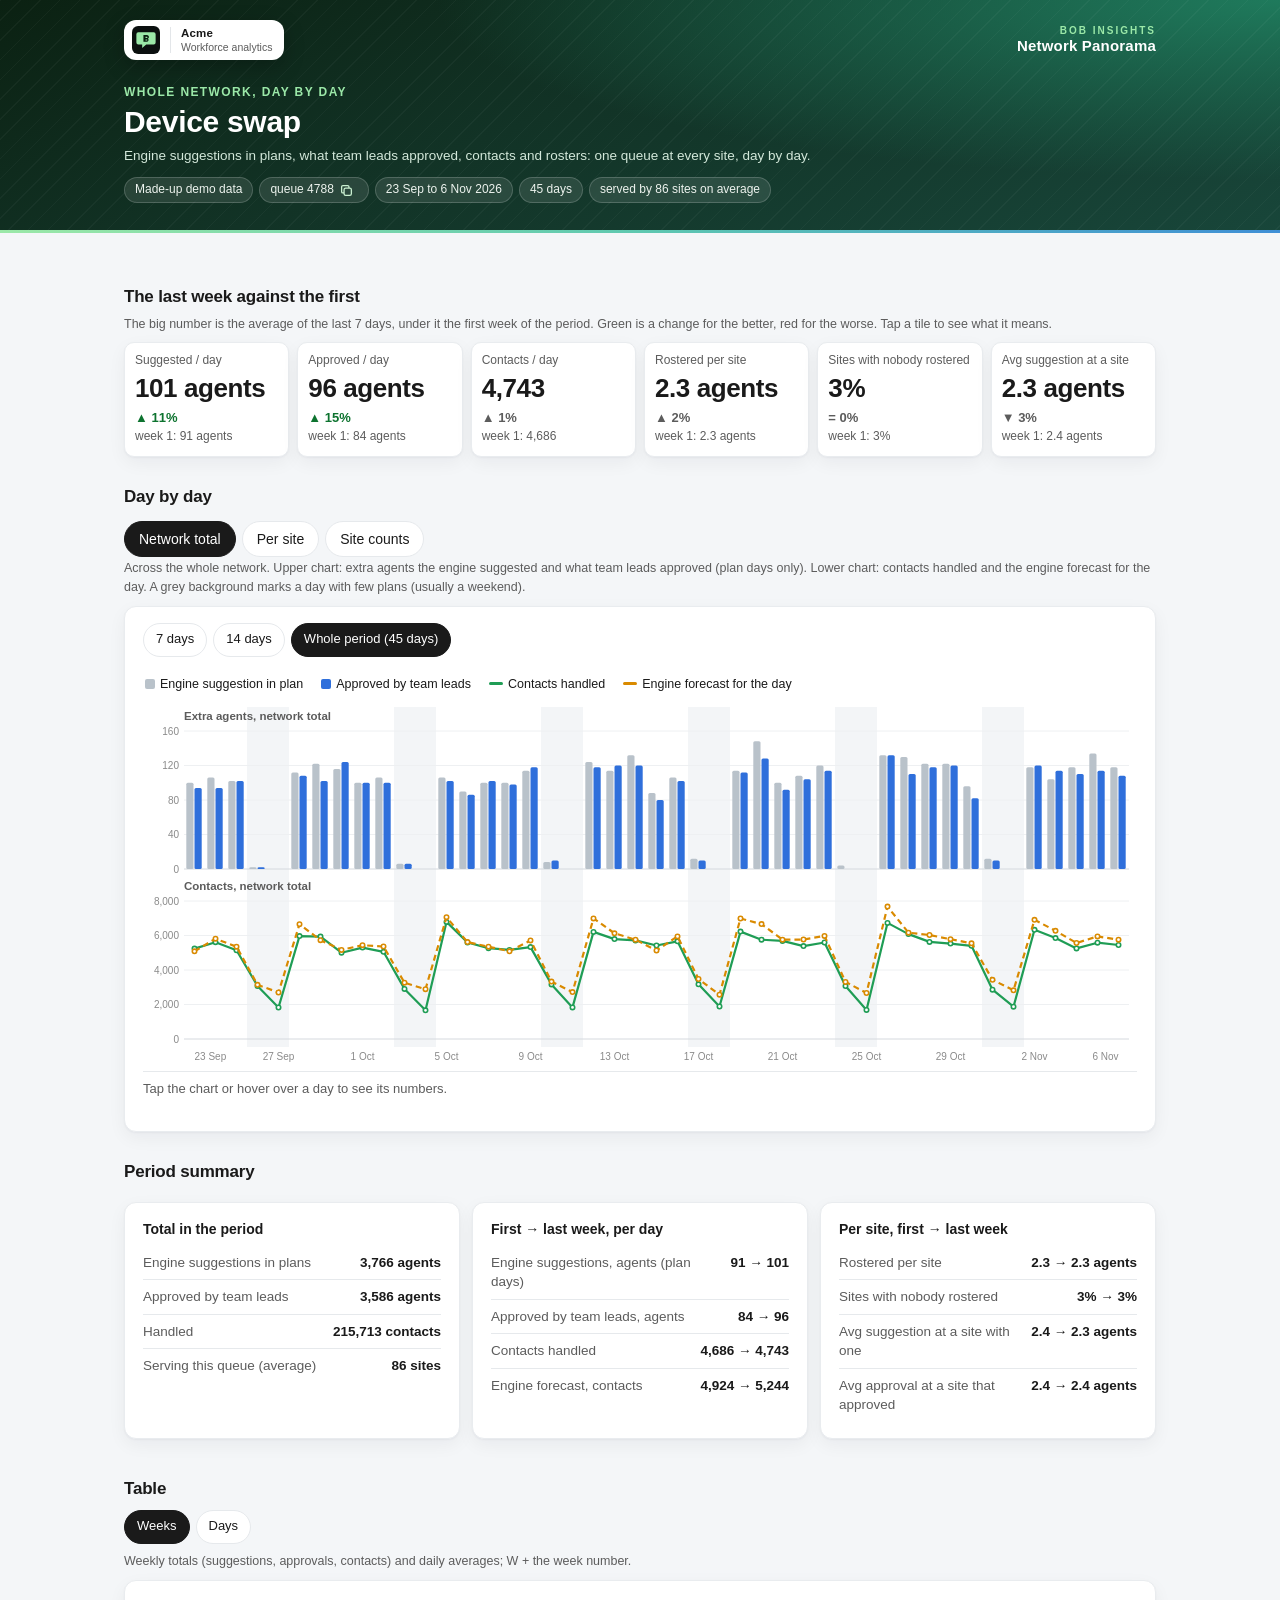
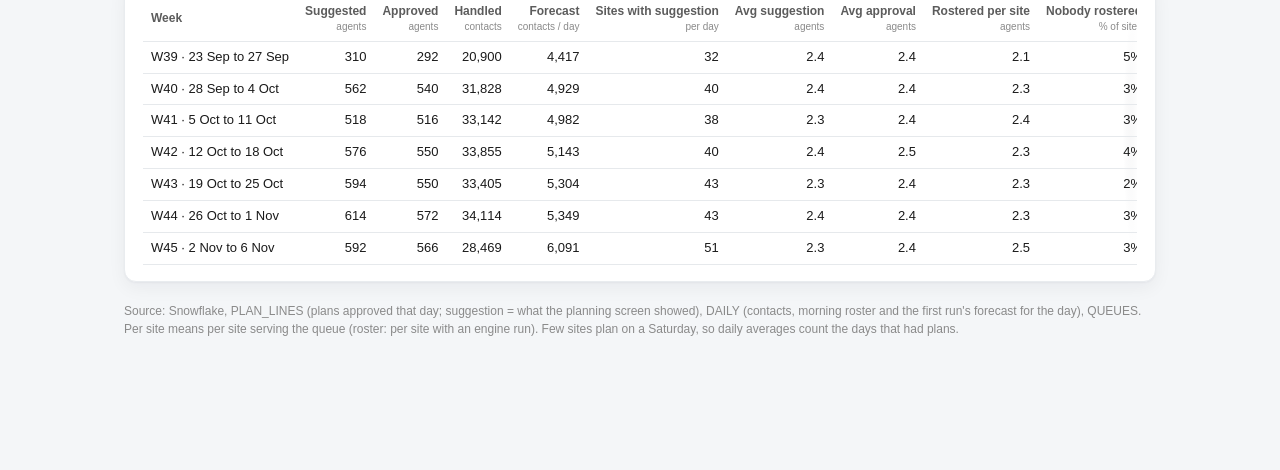
<file: docs/reports/network-panorama.html>
<!doctype html>
<html lang="en"><head><meta charset="utf-8">
<meta name="viewport" content="width=device-width,initial-scale=1,viewport-fit=cover">
<meta http-equiv="Content-Security-Policy" content="default-src 'none'; script-src 'unsafe-inline'; style-src 'unsafe-inline'; base-uri 'none'; form-action 'none'">
<title>Queue 4788 across the network, 23 Sep to 6 Nov 2026</title><style>
:root{--bg:#f4f6f8;--card:#fff;--ink:#1a1a1a;--ink2:#5c5c5c;--ink3:#8a8a8a;--line:#e6e9ec;--soft:#f2f4f6;
--green:#1f9d55;--green2:#5cc488;--green3:#a9e2c0;--red:#b81414;--redbg:#fde8e8;--removed:#f1a9a9;--added:#a9c8f1;
--blue:#2f6fdb;--amber:#8a5a00;--amberbg:#fff3d6;--up:#0d732f;--down:#b81414}
*{box-sizing:border-box}html{-webkit-text-size-adjust:100%}
/* the SharePoint viewer injects absolutely placed "comment on this graphic" buttons at every graphic, also at ones
   scrolled sideways inside a .scroll box - they must not widen the page */
html,body{overflow-x:clip}
body{margin:0;background:var(--bg);color:var(--ink);font:15px/1.45 -apple-system,'Segoe UI',Roboto,Inter,Helvetica,
Arial,sans-serif}
.wrap{max-width:1080px;margin:0 auto;padding:12px 12px 120px}
@media(min-width:720px){.wrap{padding:24px 24px 120px}body{font-size:14px}}
h1{font-size:19px;line-height:1.25;margin:0 0 4px}h2{font-size:16px;margin:22px 0 8px}h3{font-size:14px;margin:0 0 6px}
.sub{color:var(--ink2);font-size:13px}.hint{color:var(--ink2);font-size:12.5px;margin:-2px 0 8px}
.card{background:var(--card);border:1px solid var(--line);border-radius:12px;padding:12px;margin:10px 0}
@media(min-width:720px){.card{padding:16px 18px}}
.muted{color:var(--ink2)}.small{font-size:12.5px}.nowrap{white-space:nowrap}.num{font-variant-numeric:tabular-nums}
.up{color:var(--up)}.down{color:var(--down)}.flat{color:var(--ink2)}
.tabs{display:flex;gap:6px;overflow-x:auto;margin:12px 0 4px;scrollbar-width:none}.tabs::-webkit-scrollbar{display:none}
.tabs button,.seg button{font:inherit;font-size:14px;border:1px solid var(--line);background:var(--card);color:var(--ink);
border-radius:999px;padding:7px 14px;min-height:36px;white-space:nowrap;cursor:pointer}
.tabs button.on,.seg button.on{background:var(--ink);color:#fff;border-color:var(--ink)}
.seg{display:flex;flex-wrap:wrap;gap:6px;margin:6px 0 10px}.seg button{font-size:13px;padding:5px 12px;min-height:34px}
.kpis{display:grid;grid-template-columns:repeat(2,minmax(0,1fr));gap:8px}
@media(min-width:720px){.kpis{grid-template-columns:repeat(4,minmax(0,1fr))}}
.kpi{background:var(--card);border:1px solid var(--line);border-radius:10px;padding:10px}
.kpi .t{font-size:12px;color:var(--ink2);line-height:1.25}.kpi .v{font-size:22px;font-weight:700;margin:2px 0}
.kpi .d{font-size:13px;font-weight:600}.kpi .c{font-size:12px;color:var(--ink2)}
.kpi.main{border-color:var(--green);box-shadow:inset 3px 0 0 var(--green)}
.sw{display:inline-block;width:10px;height:10px;border-radius:2px;margin-right:5px;vertical-align:-1px}
.stack{position:relative;display:flex;height:26px;border-radius:6px;overflow:hidden;background:var(--soft)}
.stack.thin{height:16px;border-radius:4px}.stack i{display:block;height:100%;position:relative;cursor:pointer;
font-style:normal;font-size:11.5px;line-height:26px;text-align:center;color:#2a2a2a;white-space:nowrap;overflow:hidden}
.stack.thin i{line-height:16px;font-size:10px}.stack i.dk{color:#fff;font-weight:600}
.stack u{position:absolute;top:0;bottom:0;width:2px;background:#1a1a1a;opacity:.6;pointer-events:none}
.legend{display:flex;flex-wrap:wrap;gap:4px 14px;font-size:12.5px;color:var(--ink2);margin:8px 0}
.rows .row{display:grid;grid-template-columns:minmax(0,1fr) auto;gap:2px 10px;padding:8px 0;border-top:1px solid var(--line);
cursor:pointer}.rows .row:first-child{border-top:none}.rows .row .l{font-weight:600;min-width:0;overflow-wrap:anywhere}.rows .row .r{text-align:right;white-space:nowrap}
.rows .row .b{grid-column:1/-1}.rows .row .x{grid-column:1/-1;display:none;font-size:12.5px;color:var(--ink2)}
.rows .row.open .x{display:block}
.badge{display:inline-block;font-size:11px;line-height:16px;font-weight:700;padding:0 6px;border-radius:999px;
background:#eef1f3;color:#4a4a4a;white-space:nowrap;vertical-align:1px}.badge.top{background:#e8f5ec;color:#0d732f}
.badge.topf{background:var(--green);color:#fff}.badge.danger{background:var(--redbg);color:var(--red)}
.badge.warning{background:var(--amberbg);color:var(--amber)}
.list .it{display:grid;grid-template-columns:28px minmax(0,1fr) auto;gap:0 8px;padding:8px 0;border-top:1px solid var(--line)}
.list .it:first-child{border-top:none}.list .it .o{color:var(--ink3);text-align:right}.list .it .nm{font-weight:600}
.list .it .meta{font-size:12.5px;color:var(--ink2)}.list .it .n{text-align:right;font-weight:700;white-space:nowrap}
.list .it .n small{display:block;font-weight:600;font-size:12px}
input.search{font:inherit;width:100%;border:1px solid var(--line);border-radius:10px;padding:8px 12px;min-height:38px;
background:var(--card)}
.scroll{overflow-x:auto;-webkit-overflow-scrolling:touch;
background:linear-gradient(to right,var(--card) 30%,rgba(255,255,255,0)),linear-gradient(to left,var(--card) 30%,rgba(255,255,255,0)) 100% 0,
radial-gradient(farthest-side at 0 50%,rgba(16,24,40,.18),transparent),radial-gradient(farthest-side at 100% 50%,rgba(16,24,40,.18),transparent) 100% 0;
background-repeat:no-repeat;background-size:40px 100%,40px 100%,14px 100%,14px 100%;background-attachment:local,local,scroll,scroll}
table.t{border-collapse:collapse;font-size:13px;width:100%}table.t th,table.t td{padding:6px 8px;border-bottom:1px solid
var(--line);text-align:right;white-space:nowrap}table.t th:first-child,table.t td:first-child{text-align:left}
table.t th{font-size:12px;color:var(--ink2);font-weight:600}
.warn{font-size:13px;color:var(--amber);background:#fff6e0;border-radius:8px;padding:8px 10px;margin:8px 0}
.foot{font-size:12px;color:var(--ink3);margin-top:20px;line-height:1.5}
#tip{position:fixed;z-index:9;max-width:min(320px,calc(100vw - 24px));background:#1a1a1a;color:#fff;font-size:12.5px;
line-height:1.4;border-radius:8px;padding:7px 10px;pointer-events:none;display:none;box-shadow:0 4px 16px rgba(0,0,0,.2)}
#tip b{color:#fff}
.cp{display:inline-flex;align-items:center;justify-content:center;width:22px;height:22px;margin:-4px 0 -4px 2px;padding:0;
border:none;background:none;color:var(--ink3);cursor:pointer;border-radius:5px;vertical-align:middle}
.cp:hover{color:var(--ink);background:var(--soft)}.cp svg{width:13px;height:13px}.cp.ok{color:var(--green)}
.hero .cp{color:#C9EFD0}.hero .cp:hover{background:rgba(255,255,255,.12);color:#fff}
#toast{position:fixed;left:50%;bottom:24px;transform:translateX(-50%);background:#1a1a1a;color:#fff;font-size:13px;
padding:7px 14px;border-radius:999px;display:none;z-index:10}
.hero{position:relative;overflow:hidden;color:#fff;background:radial-gradient(120% 140% at 100% 0%,#1F7A5C 0%,
rgba(31,122,92,0) 55%),linear-gradient(160deg,#0B2112 0%,#123326 45%,#18463A 100%)}
.hero:before{content:"";position:absolute;inset:0;background:repeating-linear-gradient(135deg,rgba(255,255,255,.035) 0 1px,
transparent 1px 14px);pointer-events:none}
.hero:after{content:"";position:absolute;left:0;right:0;bottom:0;height:3px;
background:linear-gradient(90deg,#9BE8A8,#5EC8B0 50%,#3F8FD6)}
.hero .in{position:relative;max-width:1080px;margin:0 auto;padding:14px 12px 20px}
@media(min-width:720px){.hero .in{padding:20px 24px 30px}}
.brand{display:flex;align-items:center;justify-content:space-between;gap:10px}
.marks{display:inline-flex;align-items:center;gap:10px;background:#fff;border-radius:12px;padding:6px 12px 6px 8px;
box-shadow:0 6px 20px rgba(0,0,0,.25)}
.marks img{display:block;width:28px;height:28px;object-fit:contain}.marks .div{width:1px;height:26px;background:#e3e6e9}
.marks .team{display:flex;flex-direction:column;color:#5c5c5c;font-size:10.5px;line-height:1.25;white-space:nowrap}
.marks .team b{color:#1a1a1a;font-size:11.5px;letter-spacing:.2px}
.brand .kind{font-size:15px;font-weight:700;letter-spacing:.2px;color:#fff;text-align:right;line-height:1.2}
.brand .kind small{display:block;font-size:10px;font-weight:600;letter-spacing:2px;text-transform:uppercase;color:#9BE8A8}
.eyebrow .pk{display:none}
.hero .eyebrow{margin:18px 0 4px;font-size:12px;letter-spacing:1.4px;text-transform:uppercase;color:#9BE8A8;font-weight:600}
.hero h1{font-size:24px;line-height:1.15;margin:0;font-weight:700;letter-spacing:-.3px}
@media(min-width:720px){.hero h1{font-size:30px}.hero .eyebrow{margin-top:24px}}
.hero .lead{margin:6px 0 0;color:#D3E8DA;font-size:13.5px;max-width:760px}
.chips{display:flex;flex-wrap:wrap;gap:6px;margin-top:12px}.chips span{font-size:12px;color:#EDF3EE;
background:rgba(255,255,255,.1);border:1px solid rgba(255,255,255,.18);border-radius:999px;padding:3px 10px;
backdrop-filter:blur(4px)}
@media(max-width:600px){.brand .kind{display:none}.eyebrow .pk{display:inline}}
.site{margin-top:14px;background:rgba(255,255,255,.08);border:1px solid rgba(255,255,255,.18);border-radius:14px;
backdrop-filter:blur(6px);color:#EDF3EE}
.site summary{list-style:none;display:flex;align-items:center;gap:12px;padding:8px 12px;cursor:pointer}
.site summary::-webkit-details-marker{display:none}
.site .pl{color:#C9EFD0;flex:none}.site .pl.mini{width:34px;height:auto}.site[open] .pl.mini{display:none}
.site .sl{display:flex;flex-direction:column;min-width:0;flex:1;font-size:13px;line-height:1.35}
.site .sl b{font-size:14px;color:#fff}.site .sl>span{color:#D3E8DA}
.site .roles{display:flex;gap:4px;flex-wrap:wrap}.site .ri{font-size:18px;line-height:1;cursor:help}
.site .chev{transition:transform .2s;color:#C9EFD0}.site[open] .chev{transform:rotate(180deg)}
.site .sbody{display:grid;grid-template-columns:minmax(0,1fr);gap:4px 18px;padding:0 12px 12px}
@media(min-width:720px){.site .sbody{grid-template-columns:200px minmax(0,1fr)}}
.site .pl.big{width:100%;max-width:170px;height:auto;justify-self:center;align-self:start;margin-top:4px}
.site .sbody>dl:only-child{grid-column:1/-1}
dl.skv{margin:0;display:grid;grid-template-columns:minmax(0,1fr);gap:0 22px;font-size:13px}
@media(min-width:900px){dl.skv{grid-template-columns:1fr 1fr}}
dl.skv>div{display:flex;gap:6px 14px;justify-content:space-between;padding:6px 0;border-top:1px solid rgba(255,255,255,.12)}
dl.skv dt{color:#A9D8B8;flex:0 0 38%;margin:0}dl.skv dd{margin:0;text-align:right;flex:1;min-width:0;overflow-wrap:anywhere}
dl.skv a{color:#fff;text-decoration:none;border-bottom:1px dotted rgba(255,255,255,.4)}dl.skv .muted{color:#A2B2A7}
.site .cp{color:#C9EFD0}
.pulse{margin-top:10px}.pulse .phd{font-size:11.5px;letter-spacing:1px;text-transform:uppercase;color:#A9D8B8;margin:0 0 6px}
.pulse .pts{display:grid;grid-template-columns:repeat(3,minmax(0,1fr));gap:6px}
.pulse .pt{background:rgba(255,255,255,.08);border:1px solid rgba(255,255,255,.18);border-radius:12px;padding:8px 9px;
min-width:0;cursor:help}
.pulse .ph{font-size:11.5px;color:#D3E8DA;line-height:1.25}.pulse .pv{display:flex;align-items:center;flex-wrap:wrap;gap:2px 6px;margin-top:3px}
.pulse .pv b{font-size:20px;color:#fff;letter-spacing:-.3px;line-height:1.1}
.pulse .pa{font-size:11.5px;color:#A2B2A7;margin-top:1px}
.pulse .pd{font-size:11px;font-weight:700;border-radius:999px;padding:0 6px;background:rgba(255,255,255,.12);color:#EDF3EE;
white-space:nowrap}.pulse .pd.good{background:#9BE8A8;color:#0B2112}.pulse .pd.bad{background:#ff8f8f;color:#3a0606}
.pulse .pb span{display:block;height:4px;border-radius:3px;background:rgba(255,255,255,.28);margin-top:3px}
.pulse .pb span.now{background:#D3E8DA}.pulse .pb span.now.good{background:#9BE8A8}.pulse .pb span.now.bad{background:#ff8f8f}
.pulse .pft{font-size:11px;color:#A9D8B8;margin-top:6px}
@media(min-width:720px){.pulse .pt{padding:10px 14px}.pulse .ph{font-size:12.5px}.pulse .pv b{font-size:26px}
.pulse .pd{font-size:12px;padding:1px 8px}.pulse .pa{font-size:12.5px}.pulse .pts{gap:8px}}
[hidden]{display:none!important}
button.more{display:block;width:100%;margin:10px 0 2px;font:inherit;font-size:13.5px;font-weight:600;min-height:40px;
border:1px dashed #cfd6dc;border-radius:10px;background:#fafbfc;color:var(--ink);cursor:pointer}button.more:hover{background:var(--soft)}@media(max-width:360px){.marks .team span{display:none}}
.card,.kpi{box-shadow:0 1px 2px rgba(16,24,40,.04),0 6px 18px rgba(16,24,40,.05);border-color:#e9ecef}
.kpi .v{letter-spacing:-.4px}@media(min-width:720px){.kpi .v{font-size:26px}h2{font-size:17px;margin-top:28px}}
h2{letter-spacing:-.2px}

.ctl{display:flex;flex-wrap:wrap;align-items:center;justify-content:space-between;gap:6px}.ctl .seg{margin:0 0 4px}
.readout{font-size:13px;min-height:44px;border-top:1px solid var(--line);margin-top:6px;padding-top:8px}
.readout b{font-size:14px}.readout .g{display:grid;grid-template-columns:repeat(auto-fill,minmax(min(100%,210px),1fr));gap:2px 16px;margin-top:4px}
.readout .g>span{display:flex;justify-content:space-between;align-items:baseline;gap:8px;padding:3px 0;border-bottom:1px dashed #edf0f2}
.readout .g>span>b{font-size:13px;font-variant-numeric:tabular-nums;white-space:nowrap}
.legend button{font:inherit;font-size:12.5px;border:none;background:none;padding:4px 2px;color:var(--ink);cursor:pointer;
min-height:30px}.legend button.off{opacity:.35}
.sw.ln{height:3px;width:14px;border-radius:2px;vertical-align:3px}.sw.dash{background-image:linear-gradient(90deg,currentColor 60%,transparent 0)!important;background-size:6px 3px}
#chart svg{display:block;width:100%;touch-action:pan-y}
table.t th.s{cursor:pointer;user-select:none}table.t th .ar{font-style:normal}table.t th .ar:after{content:" ↕";color:var(--ink3);font-size:10px}
table.t th.asc .ar:after{content:" ▲";color:var(--ink)}table.t th.desc .ar:after{content:" ▼";color:var(--ink)}
table.t td:first-child,table.t th:first-child{position:sticky;left:0;background:var(--card);z-index:1}
table.t tr.few td{color:var(--ink3)}table.t th small{display:block;font-weight:400;color:var(--ink3)}
dl.kv{margin:0;font-size:13.5px}dl.kv>div{display:flex;justify-content:space-between;align-items:baseline;gap:6px 16px;
padding:7px 0;border-top:1px solid var(--line)}dl.kv>div:first-child{border-top:none}
dl.kv dt{flex:1 1 55%;min-width:0;color:var(--ink2);margin:0}
dl.kv dd{flex:0 1 auto;min-width:0;margin:0;text-align:right;font-weight:600;overflow-wrap:anywhere;font-variant-numeric:tabular-nums}

.k6{grid-template-columns:repeat(2,minmax(0,1fr))}@media(min-width:720px){.k6{grid-template-columns:repeat(3,minmax(0,1fr))}}
@media(min-width:1000px){.k6{grid-template-columns:repeat(6,minmax(0,1fr))}}
.kpi[data-tip]{cursor:help}
#view{flex-wrap:wrap;overflow:visible}
.grid3{display:grid;grid-template-columns:minmax(0,1fr);gap:0 12px}@media(min-width:900px){.grid3{grid-template-columns:repeat(3,minmax(0,1fr))}}
</style></head>
<body><header class="hero"><div class="in"><div class="brand"><span class="marks"><svg viewBox="0 0 1024 1024" width="28" height="28" role="img" aria-label="Bob"><rect width="1024" height="1024" rx="224" fill="#0B100F"/><path d="M232 232H792A72 72 0 0 1 864 304V600A72 72 0 0 1 792 672H520L372 808V672H232A72 72 0 0 1 160 600V304A72 72 0 0 1 232 232Z" fill="#9BE8A8"/><path d="M418 330H552A70 70 0 0 1 586 460A78 78 0 0 1 560 574H418ZM494 392V440H540A24 24 0 0 0 540 392ZM494 498V532H548A17 17 0 0 0 548 498Z" fill="#0B2112" fill-rule="evenodd"/></svg><span class="div"></span><span class="team"><b>Acme</b><span>Workforce analytics</span></span></span><span class="kind"><small>Bob Insights</small>Network Panorama</span></div><div class="eyebrow"><span class=pk>Network Panorama · </span>whole network, day by day</div><h1>Device swap</h1><p class="lead">Engine suggestions in plans, what team leads approved, contacts and rosters: one queue at every site, day by day.</p><div class="chips"><span>Made-up demo data</span><span data-cp="4788">queue 4788</span><span>23 Sep to 6 Nov 2026</span><span>45 days</span><span>served by 86 sites on average</span></div></div></header><div class="wrap">
<div id="notice"></div>
<h2>The last week against the first</h2>
<div class="hint">The big number is the average of the last 7 days, under it the first week of the period. Green is a change
for the better, red for the worse. Tap a tile to see what it means.</div>
<div class="kpis k6" id="tiles"></div>
<h2>Day by day</h2>
<div class="tabs" id="view"><button class="on" data-k="total">Network total</button><button data-k="site">Per site</button>
<button data-k="sites">Site counts</button></div>
<div class="hint" id="v-hint"></div>
<div class="card"><div class="ctl"><div class="seg" id="range"></div></div>
<div class="legend" id="lg"></div><div id="chart"></div><div class="readout" id="ro"></div></div>
<h2>Period summary</h2>
<div class="grid3" id="sum"></div>
<h2>Table</h2>
<div class="seg" id="tbl"><button class="on" data-k="t">Weeks</button><button data-k="d">Days</button></div>
<div class="hint" id="t-hint"></div>
<div class="card"><div class="scroll" id="tab"></div></div>
<p class="foot">Source: Snowflake, PLAN_LINES (plans approved that day; suggestion = what the planning screen showed), DAILY (contacts,
morning roster and the first run's forecast for the day), QUEUES. Per site means per site serving the queue (roster: per site with an
engine run). Few sites plan on a Saturday, so daily averages count the days that had plans.</p>
</div><div id="tip"></div><div id="toast"></div>
<script type="application/json" id="data">{"c": {"blue": "#2f6fdb", "fc": "#d98a00", "green": "#1f9d55", "grey": "#b9c2ca", "red": "#b81414", "rostered": "#7a5af0"}, "days": [{"d": "2026-09-23", "f": {"appr": "94", "appr_site": "1.09", "avg_appr": "2.5", "avg_sug": "2.5", "fc": "5,086", "handled": "5,239", "handled_site": "60.9", "no_agents": "1", "no_agents_pct": "1", "rostered_site": "2.4", "sites_appr": "37", "sites_handled": "83", "sites_plan": "54", "sites_run": "86", "sites_serving": "86", "sites_sug": "40", "sug": "100", "sug_site": "1.16"}, "few": false, "v": {"appr": 94, "appr_site": 1.0930232558139534, "avg_appr": 2.5405405405405403, "avg_sug": 2.5, "fc": 5085.8, "handled": 5239, "handled_site": 60.91860465116279, "no_agents": 1, "no_agents_pct": 1.1627906976744187, "rostered_site": 2.36046511627907, "sites_appr": 37, "sites_handled": 83, "sites_plan": 54, "sites_run": 86, "sites_serving": 86, "sites_sug": 40, "sug": 100, "sug_site": 1.1627906976744187}}, {"d": "2026-09-24", "f": {"appr": "94", "appr_site": "1.09", "avg_appr": "2.3", "avg_sug": "2.5", "fc": "5,812", "handled": "5,609", "handled_site": "65.2", "no_agents": "4", "no_agents_pct": "5", "rostered_site": "2.4", "sites_appr": "41", "sites_handled": "82", "sites_plan": "54", "sites_run": "86", "sites_serving": "86", "sites_sug": "43", "sug": "106", "sug_site": "1.23"}, "few": false, "v": {"appr": 94, "appr_site": 1.0930232558139534, "avg_appr": 2.292682926829268, "avg_sug": 2.4651162790697674, "fc": 5812.5, "handled": 5609, "handled_site": 65.22093023255815, "no_agents": 4, "no_agents_pct": 4.651162790697675, "rostered_site": 2.372093023255814, "sites_appr": 41, "sites_handled": 82, "sites_plan": 54, "sites_run": 86, "sites_serving": 86, "sites_sug": 43, "sug": 106, "sug_site": 1.2325581395348837}}, {"d": "2026-09-25", "f": {"appr": "102", "appr_site": "1.19", "avg_appr": "2.4", "avg_sug": "2.3", "fc": "5,352", "handled": "5,144", "handled_site": "59.8", "no_agents": "2", "no_agents_pct": "2", "rostered_site": "2.3", "sites_appr": "42", "sites_handled": "81", "sites_plan": "61", "sites_run": "86", "sites_serving": "86", "sites_sug": "44", "sug": "102", "sug_site": "1.19"}, "few": false, "v": {"appr": 102, "appr_site": 1.186046511627907, "avg_appr": 2.4285714285714284, "avg_sug": 2.3181818181818183, "fc": 5351.9, "handled": 5144, "handled_site": 59.81395348837209, "no_agents": 2, "no_agents_pct": 2.3255813953488373, "rostered_site": 2.2906976744186047, "sites_appr": 42, "sites_handled": 81, "sites_plan": 61, "sites_run": 86, "sites_serving": 86, "sites_sug": 44, "sug": 102, "sug_site": 1.186046511627907}}, {"d": "2026-09-26", "f": {"appr": "2", "appr_site": "0.02", "avg_appr": "2.0", "avg_sug": "2.0", "fc": "3,140", "handled": "3,081", "handled_site": "35.8", "no_agents": "9", "no_agents_pct": "10", "rostered_site": "1.5", "sites_appr": "1", "sites_handled": "78", "sites_plan": "3", "sites_run": "86", "sites_serving": "86", "sites_sug": "1", "sug": "2", "sug_site": "0.02"}, "few": true, "v": {"appr": 2, "appr_site": 0.023255813953488372, "avg_appr": 2.0, "avg_sug": 2.0, "fc": 3139.8, "handled": 3081, "handled_site": 35.825581395348834, "no_agents": 9, "no_agents_pct": 10.465116279069768, "rostered_site": 1.4534883720930232, "sites_appr": 1, "sites_handled": 78, "sites_plan": 3, "sites_run": 86, "sites_serving": 86, "sites_sug": 1, "sug": 2, "sug_site": 0.023255813953488372}}, {"d": "2026-09-27", "f": {"appr": "–", "appr_site": "–", "avg_appr": "–", "avg_sug": "–", "fc": "2,697", "handled": "1,827", "handled_site": "21.2", "no_agents": "0", "no_agents_pct": "–", "rostered_site": "–", "sites_appr": "–", "sites_handled": "55", "sites_plan": "0", "sites_run": "0", "sites_serving": "86", "sites_sug": "–", "sug": "–", "sug_site": "–"}, "few": true, "v": {"appr": null, "appr_site": null, "avg_appr": null, "avg_sug": null, "fc": 2696.9, "handled": 1827, "handled_site": 21.24418604651163, "no_agents": 0, "no_agents_pct": null, "rostered_site": null, "sites_appr": null, "sites_handled": 55, "sites_plan": 0, "sites_run": 0, "sites_serving": 86, "sites_sug": null, "sug": null, "sug_site": null}}, {"d": "2026-09-28", "f": {"appr": "108", "appr_site": "1.26", "avg_appr": "2.3", "avg_sug": "2.3", "fc": "6,654", "handled": "5,964", "handled_site": "69.3", "no_agents": "1", "no_agents_pct": "1", "rostered_site": "2.8", "sites_appr": "46", "sites_handled": "81", "sites_plan": "61", "sites_run": "86", "sites_serving": "86", "sites_sug": "48", "sug": "112", "sug_site": "1.30"}, "few": false, "v": {"appr": 108, "appr_site": 1.255813953488372, "avg_appr": 2.347826086956522, "avg_sug": 2.3333333333333335, "fc": 6654.3, "handled": 5964, "handled_site": 69.34883720930233, "no_agents": 1, "no_agents_pct": 1.1627906976744187, "rostered_site": 2.802325581395349, "sites_appr": 46, "sites_handled": 81, "sites_plan": 61, "sites_run": 86, "sites_serving": 86, "sites_sug": 48, "sug": 112, "sug_site": 1.302325581395349}}, {"d": "2026-09-29", "f": {"appr": "102", "appr_site": "1.19", "avg_appr": "2.4", "avg_sug": "2.3", "fc": "5,729", "handled": "5,937", "handled_site": "69.0", "no_agents": "1", "no_agents_pct": "1", "rostered_site": "2.5", "sites_appr": "43", "sites_handled": "84", "sites_plan": "63", "sites_run": "86", "sites_serving": "86", "sites_sug": "52", "sug": "122", "sug_site": "1.42"}, "few": false, "v": {"appr": 102, "appr_site": 1.186046511627907, "avg_appr": 2.372093023255814, "avg_sug": 2.3461538461538463, "fc": 5729.1, "handled": 5937, "handled_site": 69.03488372093024, "no_agents": 1, "no_agents_pct": 1.1627906976744187, "rostered_site": 2.511627906976744, "sites_appr": 43, "sites_handled": 84, "sites_plan": 63, "sites_run": 86, "sites_serving": 86, "sites_sug": 52, "sug": 122, "sug_site": 1.4186046511627908}}, {"d": "2026-09-30", "f": {"appr": "124", "appr_site": "1.44", "avg_appr": "2.5", "avg_sug": "2.3", "fc": "5,167", "handled": "5,002", "handled_site": "58.2", "no_agents": "3", "no_agents_pct": "3", "rostered_site": "2.2", "sites_appr": "50", "sites_handled": "83", "sites_plan": "63", "sites_run": "86", "sites_serving": "86", "sites_sug": "50", "sug": "116", "sug_site": "1.35"}, "few": false, "v": {"appr": 124, "appr_site": 1.441860465116279, "avg_appr": 2.48, "avg_sug": 2.32, "fc": 5166.6, "handled": 5002, "handled_site": 58.16279069767442, "no_agents": 3, "no_agents_pct": 3.488372093023256, "rostered_site": 2.2093023255813953, "sites_appr": 50, "sites_handled": 83, "sites_plan": 63, "sites_run": 86, "sites_serving": 86, "sites_sug": 50, "sug": 116, "sug_site": 1.3488372093023255}}, {"d": "2026-10-01", "f": {"appr": "100", "appr_site": "1.16", "avg_appr": "2.6", "avg_sug": "2.4", "fc": "5,440", "handled": "5,296", "handled_site": "61.6", "no_agents": "0", "no_agents_pct": "0", "rostered_site": "2.5", "sites_appr": "39", "sites_handled": "85", "sites_plan": "52", "sites_run": "86", "sites_serving": "86", "sites_sug": "41", "sug": "100", "sug_site": "1.16"}, "few": false, "v": {"appr": 100, "appr_site": 1.1627906976744187, "avg_appr": 2.5641025641025643, "avg_sug": 2.4390243902439024, "fc": 5439.5, "handled": 5296, "handled_site": 61.58139534883721, "no_agents": 0, "no_agents_pct": 0.0, "rostered_site": 2.453488372093023, "sites_appr": 39, "sites_handled": 85, "sites_plan": 52, "sites_run": 86, "sites_serving": 86, "sites_sug": 41, "sug": 100, "sug_site": 1.1627906976744187}}, {"d": "2026-10-02", "f": {"appr": "100", "appr_site": "1.16", "avg_appr": "2.4", "avg_sug": "2.5", "fc": "5,363", "handled": "5,056", "handled_site": "58.8", "no_agents": "1", "no_agents_pct": "1", "rostered_site": "2.3", "sites_appr": "42", "sites_handled": "81", "sites_plan": "57", "sites_run": "86", "sites_serving": "86", "sites_sug": "43", "sug": "106", "sug_site": "1.23"}, "few": false, "v": {"appr": 100, "appr_site": 1.1627906976744187, "avg_appr": 2.380952380952381, "avg_sug": 2.4651162790697674, "fc": 5363.2, "handled": 5056, "handled_site": 58.7906976744186, "no_agents": 1, "no_agents_pct": 1.1627906976744187, "rostered_site": 2.3372093023255816, "sites_appr": 42, "sites_handled": 81, "sites_plan": 57, "sites_run": 86, "sites_serving": 86, "sites_sug": 43, "sug": 106, "sug_site": 1.2325581395348837}}, {"d": "2026-10-03", "f": {"appr": "6", "appr_site": "0.07", "avg_appr": "2.0", "avg_sug": "2.0", "fc": "3,264", "handled": "2,907", "handled_site": "33.8", "no_agents": "10", "no_agents_pct": "12", "rostered_site": "1.4", "sites_appr": "3", "sites_handled": "75", "sites_plan": "4", "sites_run": "86", "sites_serving": "86", "sites_sug": "3", "sug": "6", "sug_site": "0.07"}, "few": true, "v": {"appr": 6, "appr_site": 0.06976744186046512, "avg_appr": 2.0, "avg_sug": 2.0, "fc": 3263.7, "handled": 2907, "handled_site": 33.80232558139535, "no_agents": 10, "no_agents_pct": 11.627906976744185, "rostered_site": 1.3953488372093024, "sites_appr": 3, "sites_handled": 75, "sites_plan": 4, "sites_run": 86, "sites_serving": 86, "sites_sug": 3, "sug": 6, "sug_site": 0.06976744186046512}}, {"d": "2026-10-04", "f": {"appr": "–", "appr_site": "–", "avg_appr": "–", "avg_sug": "–", "fc": "2,886", "handled": "1,666", "handled_site": "19.4", "no_agents": "0", "no_agents_pct": "–", "rostered_site": "–", "sites_appr": "–", "sites_handled": "54", "sites_plan": "0", "sites_run": "0", "sites_serving": "86", "sites_sug": "–", "sug": "–", "sug_site": "–"}, "few": true, "v": {"appr": null, "appr_site": null, "avg_appr": null, "avg_sug": null, "fc": 2886.5, "handled": 1666, "handled_site": 19.372093023255815, "no_agents": 0, "no_agents_pct": null, "rostered_site": null, "sites_appr": null, "sites_handled": 54, "sites_plan": 0, "sites_run": 0, "sites_serving": 86, "sites_sug": null, "sug": null, "sug_site": null}}, {"d": "2026-10-05", "f": {"appr": "102", "appr_site": "1.19", "avg_appr": "2.5", "avg_sug": "2.3", "fc": "7,058", "handled": "6,790", "handled_site": "79.0", "no_agents": "1", "no_agents_pct": "1", "rostered_site": "3.2", "sites_appr": "41", "sites_handled": "81", "sites_plan": "51", "sites_run": "86", "sites_serving": "86", "sites_sug": "47", "sug": "106", "sug_site": "1.23"}, "few": false, "v": {"appr": 102, "appr_site": 1.186046511627907, "avg_appr": 2.4878048780487805, "avg_sug": 2.25531914893617, "fc": 7058.2, "handled": 6790, "handled_site": 78.95348837209302, "no_agents": 1, "no_agents_pct": 1.1627906976744187, "rostered_site": 3.1511627906976742, "sites_appr": 41, "sites_handled": 81, "sites_plan": 51, "sites_run": 86, "sites_serving": 86, "sites_sug": 47, "sug": 106, "sug_site": 1.2325581395348837}}, {"d": "2026-10-06", "f": {"appr": "86", "appr_site": "1.00", "avg_appr": "2.3", "avg_sug": "2.2", "fc": "5,617", "handled": "5,599", "handled_site": "65.1", "no_agents": "1", "no_agents_pct": "1", "rostered_site": "2.7", "sites_appr": "38", "sites_handled": "85", "sites_plan": "55", "sites_run": "86", "sites_serving": "86", "sites_sug": "40", "sug": "90", "sug_site": "1.05"}, "few": false, "v": {"appr": 86, "appr_site": 1.0, "avg_appr": 2.263157894736842, "avg_sug": 2.25, "fc": 5617.3, "handled": 5599, "handled_site": 65.1046511627907, "no_agents": 1, "no_agents_pct": 1.1627906976744187, "rostered_site": 2.6744186046511627, "sites_appr": 38, "sites_handled": 85, "sites_plan": 55, "sites_run": 86, "sites_serving": 86, "sites_sug": 40, "sug": 90, "sug_site": 1.0465116279069768}}, {"d": "2026-10-07", "f": {"appr": "102", "appr_site": "1.19", "avg_appr": "2.3", "avg_sug": "2.2", "fc": "5,351", "handled": "5,262", "handled_site": "61.2", "no_agents": "3", "no_agents_pct": "3", "rostered_site": "2.4", "sites_appr": "45", "sites_handled": "82", "sites_plan": "61", "sites_run": "86", "sites_serving": "86", "sites_sug": "46", "sug": "100", "sug_site": "1.16"}, "few": false, "v": {"appr": 102, "appr_site": 1.186046511627907, "avg_appr": 2.2666666666666666, "avg_sug": 2.1739130434782608, "fc": 5350.8, "handled": 5262, "handled_site": 61.18604651162791, "no_agents": 3, "no_agents_pct": 3.488372093023256, "rostered_site": 2.372093023255814, "sites_appr": 45, "sites_handled": 82, "sites_plan": 61, "sites_run": 86, "sites_serving": 86, "sites_sug": 46, "sug": 100, "sug_site": 1.1627906976744187}}, {"d": "2026-10-08", "f": {"appr": "98", "appr_site": "1.14", "avg_appr": "2.5", "avg_sug": "2.3", "fc": "5,081", "handled": "5,164", "handled_site": "60.0", "no_agents": "2", "no_agents_pct": "2", "rostered_site": "2.3", "sites_appr": "40", "sites_handled": "85", "sites_plan": "56", "sites_run": "86", "sites_serving": "86", "sites_sug": "43", "sug": "100", "sug_site": "1.16"}, "few": false, "v": {"appr": 98, "appr_site": 1.1395348837209303, "avg_appr": 2.45, "avg_sug": 2.3255813953488373, "fc": 5081.4, "handled": 5164, "handled_site": 60.04651162790697, "no_agents": 2, "no_agents_pct": 2.3255813953488373, "rostered_site": 2.255813953488372, "sites_appr": 40, "sites_handled": 85, "sites_plan": 56, "sites_run": 86, "sites_serving": 86, "sites_sug": 43, "sug": 100, "sug_site": 1.1627906976744187}}, {"d": "2026-10-09", "f": {"appr": "118", "appr_site": "1.37", "avg_appr": "2.4", "avg_sug": "2.4", "fc": "5,717", "handled": "5,329", "handled_site": "62.0", "no_agents": "1", "no_agents_pct": "1", "rostered_site": "2.2", "sites_appr": "49", "sites_handled": "85", "sites_plan": "59", "sites_run": "86", "sites_serving": "86", "sites_sug": "48", "sug": "114", "sug_site": "1.33"}, "few": false, "v": {"appr": 118, "appr_site": 1.372093023255814, "avg_appr": 2.4081632653061225, "avg_sug": 2.375, "fc": 5717.4, "handled": 5329, "handled_site": 61.96511627906977, "no_agents": 1, "no_agents_pct": 1.1627906976744187, "rostered_site": 2.2325581395348837, "sites_appr": 49, "sites_handled": 85, "sites_plan": 59, "sites_run": 86, "sites_serving": 86, "sites_sug": 48, "sug": 114, "sug_site": 1.3255813953488371}}, {"d": "2026-10-10", "f": {"appr": "10", "appr_site": "0.12", "avg_appr": "2.0", "avg_sug": "2.0", "fc": "3,330", "handled": "3,166", "handled_site": "36.8", "no_agents": "8", "no_agents_pct": "9", "rostered_site": "1.5", "sites_appr": "5", "sites_handled": "75", "sites_plan": "6", "sites_run": "86", "sites_serving": "86", "sites_sug": "4", "sug": "8", "sug_site": "0.09"}, "few": true, "v": {"appr": 10, "appr_site": 0.11627906976744186, "avg_appr": 2.0, "avg_sug": 2.0, "fc": 3330.3, "handled": 3166, "handled_site": 36.81395348837209, "no_agents": 8, "no_agents_pct": 9.30232558139535, "rostered_site": 1.4767441860465116, "sites_appr": 5, "sites_handled": 75, "sites_plan": 6, "sites_run": 86, "sites_serving": 86, "sites_sug": 4, "sug": 8, "sug_site": 0.09302325581395349}}, {"d": "2026-10-11", "f": {"appr": "–", "appr_site": "–", "avg_appr": "–", "avg_sug": "–", "fc": "2,717", "handled": "1,832", "handled_site": "21.3", "no_agents": "0", "no_agents_pct": "–", "rostered_site": "–", "sites_appr": "–", "sites_handled": "57", "sites_plan": "0", "sites_run": "0", "sites_serving": "86", "sites_sug": "–", "sug": "–", "sug_site": "–"}, "few": true, "v": {"appr": null, "appr_site": null, "avg_appr": null, "avg_sug": null, "fc": 2717.1, "handled": 1832, "handled_site": 21.302325581395348, "no_agents": 0, "no_agents_pct": null, "rostered_site": null, "sites_appr": null, "sites_handled": 57, "sites_plan": 0, "sites_run": 0, "sites_serving": 86, "sites_sug": null, "sug": null, "sug_site": null}}, {"d": "2026-10-12", "f": {"appr": "118", "appr_site": "1.37", "avg_appr": "2.7", "avg_sug": "2.6", "fc": "6,990", "handled": "6,209", "handled_site": "72.2", "no_agents": "1", "no_agents_pct": "1", "rostered_site": "2.9", "sites_appr": "43", "sites_handled": "82", "sites_plan": "56", "sites_run": "86", "sites_serving": "86", "sites_sug": "47", "sug": "124", "sug_site": "1.44"}, "few": false, "v": {"appr": 118, "appr_site": 1.372093023255814, "avg_appr": 2.744186046511628, "avg_sug": 2.6382978723404253, "fc": 6990.2, "handled": 6209, "handled_site": 72.19767441860465, "no_agents": 1, "no_agents_pct": 1.1627906976744187, "rostered_site": 2.9186046511627906, "sites_appr": 43, "sites_handled": 82, "sites_plan": 56, "sites_run": 86, "sites_serving": 86, "sites_sug": 47, "sug": 124, "sug_site": 1.441860465116279}}, {"d": "2026-10-13", "f": {"appr": "120", "appr_site": "1.40", "avg_appr": "2.5", "avg_sug": "2.3", "fc": "6,126", "handled": "5,792", "handled_site": "67.3", "no_agents": "2", "no_agents_pct": "2", "rostered_site": "2.5", "sites_appr": "48", "sites_handled": "85", "sites_plan": "59", "sites_run": "86", "sites_serving": "86", "sites_sug": "49", "sug": "114", "sug_site": "1.33"}, "few": false, "v": {"appr": 120, "appr_site": 1.3953488372093024, "avg_appr": 2.5, "avg_sug": 2.326530612244898, "fc": 6126.1, "handled": 5792, "handled_site": 67.34883720930233, "no_agents": 2, "no_agents_pct": 2.3255813953488373, "rostered_site": 2.453488372093023, "sites_appr": 48, "sites_handled": 85, "sites_plan": 59, "sites_run": 86, "sites_serving": 86, "sites_sug": 49, "sug": 114, "sug_site": 1.3255813953488371}}, {"d": "2026-10-14", "f": {"appr": "120", "appr_site": "1.40", "avg_appr": "2.6", "avg_sug": "2.5", "fc": "5,756", "handled": "5,716", "handled_site": "66.5", "no_agents": "2", "no_agents_pct": "2", "rostered_site": "2.3", "sites_appr": "46", "sites_handled": "86", "sites_plan": "65", "sites_run": "86", "sites_serving": "86", "sites_sug": "53", "sug": "132", "sug_site": "1.53"}, "few": false, "v": {"appr": 120, "appr_site": 1.3953488372093024, "avg_appr": 2.608695652173913, "avg_sug": 2.490566037735849, "fc": 5755.5, "handled": 5716, "handled_site": 66.46511627906976, "no_agents": 2, "no_agents_pct": 2.3255813953488373, "rostered_site": 2.302325581395349, "sites_appr": 46, "sites_handled": 86, "sites_plan": 65, "sites_run": 86, "sites_serving": 86, "sites_sug": 53, "sug": 132, "sug_site": 1.5348837209302326}}, {"d": "2026-10-15", "f": {"appr": "80", "appr_site": "0.93", "avg_appr": "2.2", "avg_sug": "2.2", "fc": "5,133", "handled": "5,422", "handled_site": "63.0", "no_agents": "1", "no_agents_pct": "1", "rostered_site": "2.5", "sites_appr": "37", "sites_handled": "85", "sites_plan": "52", "sites_run": "86", "sites_serving": "86", "sites_sug": "40", "sug": "88", "sug_site": "1.02"}, "few": false, "v": {"appr": 80, "appr_site": 0.9302325581395349, "avg_appr": 2.1621621621621623, "avg_sug": 2.2, "fc": 5132.7, "handled": 5422, "handled_site": 63.04651162790697, "no_agents": 1, "no_agents_pct": 1.1627906976744187, "rostered_site": 2.4651162790697674, "sites_appr": 37, "sites_handled": 85, "sites_plan": 52, "sites_run": 86, "sites_serving": 86, "sites_sug": 40, "sug": 88, "sug_site": 1.0232558139534884}}, {"d": "2026-10-16", "f": {"appr": "102", "appr_site": "1.19", "avg_appr": "2.4", "avg_sug": "2.5", "fc": "5,949", "handled": "5,664", "handled_site": "65.9", "no_agents": "0", "no_agents_pct": "0", "rostered_site": "2.5", "sites_appr": "42", "sites_handled": "84", "sites_plan": "58", "sites_run": "86", "sites_serving": "86", "sites_sug": "42", "sug": "106", "sug_site": "1.23"}, "few": false, "v": {"appr": 102, "appr_site": 1.186046511627907, "avg_appr": 2.4285714285714284, "avg_sug": 2.5238095238095237, "fc": 5948.8, "handled": 5664, "handled_site": 65.86046511627907, "no_agents": 0, "no_agents_pct": 0.0, "rostered_site": 2.4767441860465116, "sites_appr": 42, "sites_handled": 84, "sites_plan": 58, "sites_run": 86, "sites_serving": 86, "sites_sug": 42, "sug": 106, "sug_site": 1.2325581395348837}}, {"d": "2026-10-17", "f": {"appr": "10", "appr_site": "0.12", "avg_appr": "2.0", "avg_sug": "2.0", "fc": "3,480", "handled": "3,170", "handled_site": "36.9", "no_agents": "13", "no_agents_pct": "15", "rostered_site": "1.4", "sites_appr": "5", "sites_handled": "77", "sites_plan": "8", "sites_run": "86", "sites_serving": "86", "sites_sug": "6", "sug": "12", "sug_site": "0.14"}, "few": true, "v": {"appr": 10, "appr_site": 0.11627906976744186, "avg_appr": 2.0, "avg_sug": 2.0, "fc": 3480.3, "handled": 3170, "handled_site": 36.86046511627907, "no_agents": 13, "no_agents_pct": 15.11627906976744, "rostered_site": 1.4186046511627908, "sites_appr": 5, "sites_handled": 77, "sites_plan": 8, "sites_run": 86, "sites_serving": 86, "sites_sug": 6, "sug": 12, "sug_site": 0.13953488372093023}}, {"d": "2026-10-18", "f": {"appr": "–", "appr_site": "–", "avg_appr": "–", "avg_sug": "–", "fc": "2,569", "handled": "1,882", "handled_site": "21.9", "no_agents": "0", "no_agents_pct": "–", "rostered_site": "–", "sites_appr": "–", "sites_handled": "63", "sites_plan": "0", "sites_run": "0", "sites_serving": "86", "sites_sug": "–", "sug": "–", "sug_site": "–"}, "few": true, "v": {"appr": null, "appr_site": null, "avg_appr": null, "avg_sug": null, "fc": 2568.7, "handled": 1882, "handled_site": 21.88372093023256, "no_agents": 0, "no_agents_pct": null, "rostered_site": null, "sites_appr": null, "sites_handled": 63, "sites_plan": 0, "sites_run": 0, "sites_serving": 86, "sites_sug": null, "sug": null, "sug_site": null}}, {"d": "2026-10-19", "f": {"appr": "112", "appr_site": "1.30", "avg_appr": "2.4", "avg_sug": "2.2", "fc": "6,984", "handled": "6,225", "handled_site": "72.4", "no_agents": "0", "no_agents_pct": "0", "rostered_site": "2.9", "sites_appr": "46", "sites_handled": "84", "sites_plan": "63", "sites_run": "86", "sites_serving": "86", "sites_sug": "51", "sug": "114", "sug_site": "1.33"}, "few": false, "v": {"appr": 112, "appr_site": 1.302325581395349, "avg_appr": 2.4347826086956523, "avg_sug": 2.235294117647059, "fc": 6984.2, "handled": 6225, "handled_site": 72.38372093023256, "no_agents": 0, "no_agents_pct": 0.0, "rostered_site": 2.895348837209302, "sites_appr": 46, "sites_handled": 84, "sites_plan": 63, "sites_run": 86, "sites_serving": 86, "sites_sug": 51, "sug": 114, "sug_site": 1.3255813953488371}}, {"d": "2026-10-20", "f": {"appr": "128", "appr_site": "1.49", "avg_appr": "2.5", "avg_sug": "2.5", "fc": "6,659", "handled": "5,759", "handled_site": "67.0", "no_agents": "2", "no_agents_pct": "2", "rostered_site": "2.4", "sites_appr": "52", "sites_handled": "84", "sites_plan": "67", "sites_run": "86", "sites_serving": "86", "sites_sug": "60", "sug": "148", "sug_site": "1.72"}, "few": false, "v": {"appr": 128, "appr_site": 1.4883720930232558, "avg_appr": 2.4615384615384617, "avg_sug": 2.466666666666667, "fc": 6658.7, "handled": 5759, "handled_site": 66.96511627906976, "no_agents": 2, "no_agents_pct": 2.3255813953488373, "rostered_site": 2.383720930232558, "sites_appr": 52, "sites_handled": 84, "sites_plan": 67, "sites_run": 86, "sites_serving": 86, "sites_sug": 60, "sug": 148, "sug_site": 1.7209302325581395}}, {"d": "2026-10-21", "f": {"appr": "92", "appr_site": "1.07", "avg_appr": "2.3", "avg_sug": "2.3", "fc": "5,758", "handled": "5,688", "handled_site": "66.1", "no_agents": "2", "no_agents_pct": "2", "rostered_site": "2.4", "sites_appr": "40", "sites_handled": "85", "sites_plan": "57", "sites_run": "86", "sites_serving": "86", "sites_sug": "44", "sug": "100", "sug_site": "1.16"}, "few": false, "v": {"appr": 92, "appr_site": 1.069767441860465, "avg_appr": 2.3, "avg_sug": 2.272727272727273, "fc": 5758.0, "handled": 5688, "handled_site": 66.13953488372093, "no_agents": 2, "no_agents_pct": 2.3255813953488373, "rostered_site": 2.36046511627907, "sites_appr": 40, "sites_handled": 85, "sites_plan": 57, "sites_run": 86, "sites_serving": 86, "sites_sug": 44, "sug": 100, "sug_site": 1.1627906976744187}}, {"d": "2026-10-22", "f": {"appr": "104", "appr_site": "1.21", "avg_appr": "2.6", "avg_sug": "2.3", "fc": "5,769", "handled": "5,387", "handled_site": "62.6", "no_agents": "1", "no_agents_pct": "1", "rostered_site": "2.4", "sites_appr": "40", "sites_handled": "84", "sites_plan": "58", "sites_run": "86", "sites_serving": "86", "sites_sug": "47", "sug": "108", "sug_site": "1.26"}, "few": false, "v": {"appr": 104, "appr_site": 1.2093023255813953, "avg_appr": 2.6, "avg_sug": 2.297872340425532, "fc": 5768.8, "handled": 5387, "handled_site": 62.63953488372093, "no_agents": 1, "no_agents_pct": 1.1627906976744187, "rostered_site": 2.383720930232558, "sites_appr": 40, "sites_handled": 84, "sites_plan": 58, "sites_run": 86, "sites_serving": 86, "sites_sug": 47, "sug": 108, "sug_site": 1.255813953488372}}, {"d": "2026-10-23", "f": {"appr": "114", "appr_site": "1.33", "avg_appr": "2.4", "avg_sug": "2.3", "fc": "5,977", "handled": "5,592", "handled_site": "65.0", "no_agents": "0", "no_agents_pct": "0", "rostered_site": "2.5", "sites_appr": "47", "sites_handled": "86", "sites_plan": "59", "sites_run": "86", "sites_serving": "86", "sites_sug": "52", "sug": "120", "sug_site": "1.40"}, "few": false, "v": {"appr": 114, "appr_site": 1.3255813953488371, "avg_appr": 2.425531914893617, "avg_sug": 2.3076923076923075, "fc": 5976.6, "handled": 5592, "handled_site": 65.02325581395348, "no_agents": 0, "no_agents_pct": 0.0, "rostered_site": 2.511627906976744, "sites_appr": 47, "sites_handled": 86, "sites_plan": 59, "sites_run": 86, "sites_serving": 86, "sites_sug": 52, "sug": 120, "sug_site": 1.3953488372093024}}, {"d": "2026-10-24", "f": {"appr": "0", "appr_site": "0.00", "avg_appr": "–", "avg_sug": "2.0", "fc": "3,311", "handled": "3,067", "handled_site": "35.7", "no_agents": "7", "no_agents_pct": "8", "rostered_site": "1.4", "sites_appr": "0", "sites_handled": "78", "sites_plan": "2", "sites_run": "86", "sites_serving": "86", "sites_sug": "2", "sug": "4", "sug_site": "0.05"}, "few": true, "v": {"appr": 0, "appr_site": 0.0, "avg_appr": null, "avg_sug": 2.0, "fc": 3311.4, "handled": 3067, "handled_site": 35.66279069767442, "no_agents": 7, "no_agents_pct": 8.13953488372093, "rostered_site": 1.4186046511627908, "sites_appr": 0, "sites_handled": 78, "sites_plan": 2, "sites_run": 86, "sites_serving": 86, "sites_sug": 2, "sug": 4, "sug_site": 0.046511627906976744}}, {"d": "2026-10-25", "f": {"appr": "–", "appr_site": "–", "avg_appr": "–", "avg_sug": "–", "fc": "2,667", "handled": "1,687", "handled_site": "19.6", "no_agents": "0", "no_agents_pct": "–", "rostered_site": "–", "sites_appr": "–", "sites_handled": "56", "sites_plan": "0", "sites_run": "0", "sites_serving": "86", "sites_sug": "–", "sug": "–", "sug_site": "–"}, "few": true, "v": {"appr": null, "appr_site": null, "avg_appr": null, "avg_sug": null, "fc": 2666.8, "handled": 1687, "handled_site": 19.61627906976744, "no_agents": 0, "no_agents_pct": null, "rostered_site": null, "sites_appr": null, "sites_handled": 56, "sites_plan": 0, "sites_run": 0, "sites_serving": 86, "sites_sug": null, "sug": null, "sug_site": null}}, {"d": "2026-10-26", "f": {"appr": "132", "appr_site": "1.53", "avg_appr": "2.5", "avg_sug": "2.4", "fc": "7,672", "handled": "6,733", "handled_site": "78.3", "no_agents": "1", "no_agents_pct": "1", "rostered_site": "2.9", "sites_appr": "53", "sites_handled": "85", "sites_plan": "62", "sites_run": "86", "sites_serving": "86", "sites_sug": "54", "sug": "132", "sug_site": "1.53"}, "few": false, "v": {"appr": 132, "appr_site": 1.5348837209302326, "avg_appr": 2.490566037735849, "avg_sug": 2.4444444444444446, "fc": 7672.5, "handled": 6733, "handled_site": 78.29069767441861, "no_agents": 1, "no_agents_pct": 1.1627906976744187, "rostered_site": 2.883720930232558, "sites_appr": 53, "sites_handled": 85, "sites_plan": 62, "sites_run": 86, "sites_serving": 86, "sites_sug": 54, "sug": 132, "sug_site": 1.5348837209302326}}, {"d": "2026-10-27", "f": {"appr": "110", "appr_site": "1.28", "avg_appr": "2.4", "avg_sug": "2.5", "fc": "6,160", "handled": "6,084", "handled_site": "70.7", "no_agents": "1", "no_agents_pct": "1", "rostered_site": "2.5", "sites_appr": "45", "sites_handled": "85", "sites_plan": "60", "sites_run": "86", "sites_serving": "86", "sites_sug": "53", "sug": "130", "sug_site": "1.51"}, "few": false, "v": {"appr": 110, "appr_site": 1.2790697674418605, "avg_appr": 2.4444444444444446, "avg_sug": 2.452830188679245, "fc": 6159.7, "handled": 6084, "handled_site": 70.74418604651163, "no_agents": 1, "no_agents_pct": 1.1627906976744187, "rostered_site": 2.546511627906977, "sites_appr": 45, "sites_handled": 85, "sites_plan": 60, "sites_run": 86, "sites_serving": 86, "sites_sug": 53, "sug": 130, "sug_site": 1.5116279069767442}}, {"d": "2026-10-28", "f": {"appr": "118", "appr_site": "1.37", "avg_appr": "2.4", "avg_sug": "2.3", "fc": "6,026", "handled": "5,631", "handled_site": "65.5", "no_agents": "2", "no_agents_pct": "2", "rostered_site": "2.5", "sites_appr": "50", "sites_handled": "85", "sites_plan": "61", "sites_run": "86", "sites_serving": "86", "sites_sug": "52", "sug": "122", "sug_site": "1.42"}, "few": false, "v": {"appr": 118, "appr_site": 1.372093023255814, "avg_appr": 2.36, "avg_sug": 2.3461538461538463, "fc": 6026.1, "handled": 5631, "handled_site": 65.47674418604652, "no_agents": 2, "no_agents_pct": 2.3255813953488373, "rostered_site": 2.5, "sites_appr": 50, "sites_handled": 85, "sites_plan": 61, "sites_run": 86, "sites_serving": 86, "sites_sug": 52, "sug": 122, "sug_site": 1.4186046511627908}}, {"d": "2026-10-29", "f": {"appr": "120", "appr_site": "1.40", "avg_appr": "2.7", "avg_sug": "2.4", "fc": "5,784", "handled": "5,530", "handled_site": "64.3", "no_agents": "3", "no_agents_pct": "3", "rostered_site": "2.2", "sites_appr": "44", "sites_handled": "85", "sites_plan": "62", "sites_run": "86", "sites_serving": "86", "sites_sug": "51", "sug": "122", "sug_site": "1.42"}, "few": false, "v": {"appr": 120, "appr_site": 1.3953488372093024, "avg_appr": 2.727272727272727, "avg_sug": 2.392156862745098, "fc": 5783.8, "handled": 5530, "handled_site": 64.30232558139535, "no_agents": 3, "no_agents_pct": 3.488372093023256, "rostered_site": 2.244186046511628, "sites_appr": 44, "sites_handled": 85, "sites_plan": 62, "sites_run": 86, "sites_serving": 86, "sites_sug": 51, "sug": 122, "sug_site": 1.4186046511627908}}, {"d": "2026-10-30", "f": {"appr": "82", "appr_site": "0.95", "avg_appr": "2.2", "avg_sug": "2.2", "fc": "5,546", "handled": "5,405", "handled_site": "62.8", "no_agents": "1", "no_agents_pct": "1", "rostered_site": "2.3", "sites_appr": "37", "sites_handled": "83", "sites_plan": "54", "sites_run": "86", "sites_serving": "86", "sites_sug": "44", "sug": "96", "sug_site": "1.12"}, "few": false, "v": {"appr": 82, "appr_site": 0.9534883720930233, "avg_appr": 2.2162162162162162, "avg_sug": 2.1818181818181817, "fc": 5545.5, "handled": 5405, "handled_site": 62.848837209302324, "no_agents": 1, "no_agents_pct": 1.1627906976744187, "rostered_site": 2.3488372093023258, "sites_appr": 37, "sites_handled": 83, "sites_plan": 54, "sites_run": 86, "sites_serving": 86, "sites_sug": 44, "sug": 96, "sug_site": 1.1162790697674418}}, {"d": "2026-10-31", "f": {"appr": "10", "appr_site": "0.12", "avg_appr": "2.0", "avg_sug": "2.0", "fc": "3,430", "handled": "2,857", "handled_site": "33.2", "no_agents": "7", "no_agents_pct": "8", "rostered_site": "1.6", "sites_appr": "5", "sites_handled": "71", "sites_plan": "9", "sites_run": "86", "sites_serving": "86", "sites_sug": "6", "sug": "12", "sug_site": "0.14"}, "few": true, "v": {"appr": 10, "appr_site": 0.11627906976744186, "avg_appr": 2.0, "avg_sug": 2.0, "fc": 3430.2, "handled": 2857, "handled_site": 33.22093023255814, "no_agents": 7, "no_agents_pct": 8.13953488372093, "rostered_site": 1.558139534883721, "sites_appr": 5, "sites_handled": 71, "sites_plan": 9, "sites_run": 86, "sites_serving": 86, "sites_sug": 6, "sug": 12, "sug_site": 0.13953488372093023}}, {"d": "2026-11-01", "f": {"appr": "–", "appr_site": "–", "avg_appr": "–", "avg_sug": "–", "fc": "2,824", "handled": "1,874", "handled_site": "21.8", "no_agents": "0", "no_agents_pct": "–", "rostered_site": "–", "sites_appr": "–", "sites_handled": "56", "sites_plan": "0", "sites_run": "0", "sites_serving": "86", "sites_sug": "–", "sug": "–", "sug_site": "–"}, "few": true, "v": {"appr": null, "appr_site": null, "avg_appr": null, "avg_sug": null, "fc": 2824.3, "handled": 1874, "handled_site": 21.790697674418606, "no_agents": 0, "no_agents_pct": null, "rostered_site": null, "sites_appr": null, "sites_handled": 56, "sites_plan": 0, "sites_run": 0, "sites_serving": 86, "sites_sug": null, "sug": null, "sug_site": null}}, {"d": "2026-11-02", "f": {"appr": "120", "appr_site": "1.40", "avg_appr": "2.6", "avg_sug": "2.5", "fc": "6,913", "handled": "6,331", "handled_site": "73.6", "no_agents": "1", "no_agents_pct": "1", "rostered_site": "2.9", "sites_appr": "47", "sites_handled": "85", "sites_plan": "59", "sites_run": "86", "sites_serving": "86", "sites_sug": "48", "sug": "118", "sug_site": "1.37"}, "few": false, "v": {"appr": 120, "appr_site": 1.3953488372093024, "avg_appr": 2.5531914893617023, "avg_sug": 2.4583333333333335, "fc": 6912.8, "handled": 6331, "handled_site": 73.61627906976744, "no_agents": 1, "no_agents_pct": 1.1627906976744187, "rostered_site": 2.895348837209302, "sites_appr": 47, "sites_handled": 85, "sites_plan": 59, "sites_run": 86, "sites_serving": 86, "sites_sug": 48, "sug": 118, "sug_site": 1.372093023255814}}, {"d": "2026-11-03", "f": {"appr": "114", "appr_site": "1.33", "avg_appr": "2.3", "avg_sug": "2.3", "fc": "6,272", "handled": "5,851", "handled_site": "68.0", "no_agents": "3", "no_agents_pct": "3", "rostered_site": "2.6", "sites_appr": "49", "sites_handled": "82", "sites_plan": "58", "sites_run": "86", "sites_serving": "86", "sites_sug": "46", "sug": "104", "sug_site": "1.21"}, "few": false, "v": {"appr": 114, "appr_site": 1.3255813953488371, "avg_appr": 2.326530612244898, "avg_sug": 2.260869565217391, "fc": 6271.7, "handled": 5851, "handled_site": 68.03488372093024, "no_agents": 3, "no_agents_pct": 3.488372093023256, "rostered_site": 2.63953488372093, "sites_appr": 49, "sites_handled": 82, "sites_plan": 58, "sites_run": 86, "sites_serving": 86, "sites_sug": 46, "sug": 104, "sug_site": 1.2093023255813953}}, {"d": "2026-11-04", "f": {"appr": "110", "appr_site": "1.28", "avg_appr": "2.4", "avg_sug": "2.2", "fc": "5,564", "handled": "5,254", "handled_site": "61.1", "no_agents": "4", "no_agents_pct": "5", "rostered_site": "2.3", "sites_appr": "46", "sites_handled": "82", "sites_plan": "62", "sites_run": "86", "sites_serving": "86", "sites_sug": "53", "sug": "118", "sug_site": "1.37"}, "few": false, "v": {"appr": 110, "appr_site": 1.2790697674418605, "avg_appr": 2.391304347826087, "avg_sug": 2.2264150943396226, "fc": 5563.5, "handled": 5254, "handled_site": 61.093023255813954, "no_agents": 4, "no_agents_pct": 4.651162790697675, "rostered_site": 2.302325581395349, "sites_appr": 46, "sites_handled": 82, "sites_plan": 62, "sites_run": 86, "sites_serving": 86, "sites_sug": 53, "sug": 118, "sug_site": 1.372093023255814}}, {"d": "2026-11-05", "f": {"appr": "114", "appr_site": "1.33", "avg_appr": "2.3", "avg_sug": "2.4", "fc": "5,948", "handled": "5,585", "handled_site": "64.9", "no_agents": "3", "no_agents_pct": "3", "rostered_site": "2.3", "sites_appr": "50", "sites_handled": "83", "sites_plan": "68", "sites_run": "86", "sites_serving": "86", "sites_sug": "57", "sug": "134", "sug_site": "1.56"}, "few": false, "v": {"appr": 114, "appr_site": 1.3255813953488371, "avg_appr": 2.28, "avg_sug": 2.3508771929824563, "fc": 5947.7, "handled": 5585, "handled_site": 64.94186046511628, "no_agents": 3, "no_agents_pct": 3.488372093023256, "rostered_site": 2.3488372093023258, "sites_appr": 50, "sites_handled": 83, "sites_plan": 68, "sites_run": 86, "sites_serving": 86, "sites_sug": 57, "sug": 134, "sug_site": 1.558139534883721}}, {"d": "2026-11-06", "f": {"appr": "108", "appr_site": "1.26", "avg_appr": "2.3", "avg_sug": "2.3", "fc": "5,758", "handled": "5,448", "handled_site": "63.3", "no_agents": "0", "no_agents_pct": "0", "rostered_site": "2.3", "sites_appr": "47", "sites_handled": "85", "sites_plan": "58", "sites_run": "86", "sites_serving": "86", "sites_sug": "51", "sug": "118", "sug_site": "1.37"}, "few": false, "v": {"appr": 108, "appr_site": 1.255813953488372, "avg_appr": 2.297872340425532, "avg_sug": 2.3137254901960786, "fc": 5758.1, "handled": 5448, "handled_site": 63.348837209302324, "no_agents": 0, "no_agents_pct": 0.0, "rostered_site": 2.2674418604651163, "sites_appr": 47, "sites_handled": 85, "sites_plan": 58, "sites_run": 86, "sites_serving": 86, "sites_sug": 51, "sug": 118, "sug_site": 1.372093023255814}}], "empty": "", "queue": "4788", "summary": [{"rows": [["Engine suggestions in plans", "3,766 agents"], ["Approved by team leads", "3,586 agents"], ["Handled", "215,713 contacts"], ["Serving this queue (average)", "86 sites"]], "t": "Total in the period"}, {"rows": [["Engine suggestions, agents (plan days)", "91 → 101"], ["Approved by team leads, agents", "84 → 96"], ["Contacts handled", "4,686 → 4,743"], ["Engine forecast, contacts", "4,924 → 5,244"]], "t": "First → last week, per day"}, {"rows": [["Rostered per site", "2.3 → 2.3 agents"], ["Sites with nobody rostered", "3% → 3%"], ["Avg suggestion at a site with one", "2.4 → 2.3 agents"], ["Avg approval at a site that approved", "2.4 → 2.4 agents"]], "t": "Per site, first → last week"}], "tiles": [{"c": "week 1: 91 agents", "d": "▲ 11%", "t": "Suggested / day", "tip": "Extra agents the engine suggested across all plans, on average per day with plans.", "tone": "up", "v": "101 agents"}, {"c": "week 1: 84 agents", "d": "▲ 15%", "t": "Approved / day", "tip": "Extra agents team leads approved, on average per day with plans.", "tone": "up", "v": "96 agents"}, {"c": "week 1: 4,686", "d": "▲ 1%", "t": "Contacts / day", "tip": "Contacts the network handled, on average per day.", "tone": "flat", "v": "4,743"}, {"c": "week 1: 2.3 agents", "d": "▲ 2%", "t": "Rostered per site", "tip": "Average morning roster at a site that had an engine run.", "tone": "flat", "v": "2.3 agents"}, {"c": "week 1: 3%", "d": "= 0%", "t": "Sites with nobody rostered", "tip": "Share of sites with a run that started the morning with nobody on the queue.", "tone": "flat", "v": "3%"}, {"c": "week 1: 2.4 agents", "d": "▼ 3%", "t": "Avg suggestion at a site", "tip": "Average extra agents suggested to a site that got any suggestion.", "tone": "flat", "v": "2.3 agents"}], "weeks": [["W39 · 23 Sep to 27 Sep", "310", "292", "20,900", "4,417", "32", "2.4", "2.4", "2.1", "5%"], ["W40 · 28 Sep to 4 Oct", "562", "540", "31,828", "4,929", "40", "2.4", "2.4", "2.3", "3%"], ["W41 · 5 Oct to 11 Oct", "518", "516", "33,142", "4,982", "38", "2.3", "2.4", "2.4", "3%"], ["W42 · 12 Oct to 18 Oct", "576", "550", "33,855", "5,143", "40", "2.4", "2.5", "2.3", "4%"], ["W43 · 19 Oct to 25 Oct", "594", "550", "33,405", "5,304", "43", "2.3", "2.4", "2.3", "2%"], ["W44 · 26 Oct to 1 Nov", "614", "572", "34,114", "5,349", "43", "2.4", "2.4", "2.3", "3%"], ["W45 · 2 Nov to 6 Nov", "592", "566", "28,469", "6,091", "51", "2.3", "2.4", "2.5", "3%"]]}</script>
<script>
const D = JSON.parse(document.getElementById('data').textContent);
const nf = (v, d=1) => v == null || isNaN(v) ? '–' : Number(v).toLocaleString('en-GB',
  {minimumFractionDigits: d, maximumFractionDigits: d});
const pct = (v, d=1) => v == null ? '–' : nf(v, d) + '%';
const int = v => v == null ? '–' : Math.round(v).toLocaleString('en-GB');
const esc = s => String(s ?? '').replace(/[&<>"']/g, c => ({'&':'&amp;','<':'&lt;','>':'&gt;','"':'&quot;',"'":'&#39;'}[c]));
const $ = (s, r=document) => r.querySelector(s), $$ = (s, r=document) => [...r.querySelectorAll(s)];
const MONTHS = ['Jan', 'Feb', 'Mar', 'Apr', 'May', 'Jun', 'Jul', 'Aug', 'Sep', 'Oct', 'Nov', 'Dec'];
const dm = iso => `${+iso.slice(8, 10)} ${MONTHS[+iso.slice(5, 7) - 1]}`;
const dmy = iso => `${dm(iso)} ${iso.slice(0, 4)}`;
const tip = document.getElementById('tip');
let tipFor = null;
function showTip(el, x, y) {
  tip.innerHTML = el.dataset.tip; tip.style.display = 'block'; tipFor = el;
  const w = tip.offsetWidth, h = tip.offsetHeight, vw = innerWidth;
  tip.style.left = Math.max(8, Math.min(vw - w - 8, x - w / 2)) + 'px';
  tip.style.top = (y - h - 14 < 8 ? y + 18 : y - h - 14) + 'px';
}
function hideTip() { tip.style.display = 'none'; tipFor = null; }
document.addEventListener('pointermove', ev => {
  if (ev.pointerType !== 'mouse') return;
  const el = ev.target.closest('[data-tip]');
  el ? showTip(el, ev.clientX, ev.clientY) : hideTip();
});
document.addEventListener('click', ev => {
  const el = ev.target.closest('[data-tip]');
  if (el && (ev.pointerType !== 'mouse' || !ev.pointerType)) {
    if (tipFor === el) hideTip(); else showTip(el, ev.clientX, ev.clientY);
  } else if (!el) hideTip();
});
addEventListener('scroll', hideTip, {passive: true});
// a small copy icon next to every site and queue number; a sandboxed viewer may refuse navigator.clipboard, then the old
// execCommand path runs from the same tap
const CP_ICON = '<svg viewBox="0 0 16 16" fill="none" stroke="currentColor" stroke-width="1.6"><rect x="5" y="5" width="9" height="9" rx="2"/><path d="M11 5V3.5A1.5 1.5 0 0 0 9.5 2h-6A1.5 1.5 0 0 0 2 3.5v6A1.5 1.5 0 0 0 3.5 11H5"/></svg>';
// data-tip goes through the attribute's decoding and then into innerHTML, so a value there is escaped twice
const tipEsc = s => esc(esc(s));
const cp = v => `<button class="cp" type="button" data-copy="${esc(v)}" title="Copy ${esc(v)}" aria-label="Copy ${esc(v)}">${CP_ICON}</button>`;
function copyText(txt) {
  const old = () => { const area = document.createElement('textarea'); area.value = txt; area.style.position = 'fixed'; area.style.opacity = '0';
    document.body.appendChild(area); area.select(); let ok = false; try { ok = document.execCommand('copy'); } catch (err) {} area.remove(); return ok; };
  try { if (navigator.clipboard) return navigator.clipboard.writeText(txt).then(() => true, () => old()); } catch (err) {}
  return Promise.resolve(old());
}
document.addEventListener('click', ev => {
  const btn = ev.target.closest('[data-copy]'); if (!btn) return;
  ev.stopPropagation(); ev.preventDefault();
  copyText(btn.dataset.copy).then(ok => {
    const box = document.getElementById('toast'); box.textContent = ok ? `Copied ${btn.dataset.copy}` : 'Could not copy';
    box.style.display = 'block'; btn.classList.add('ok'); clearTimeout(box._h);
    box._h = setTimeout(() => { box.style.display = 'none'; btn.classList.remove('ok'); }, 1400);
  });
}, true);
document.querySelectorAll('[data-cp]').forEach(el => el.insertAdjacentHTML('beforeend', cp(el.dataset.cp)));
// The new-forecasts boundary on every time chart; it stays visible when the whole visible range is before or after it.
// opt.since = 'YYYY-MM-DD HH:MM' or ''; first / last = ISO days of the range; x = its position or null; left / right / top / bot = the plot box.
function forecastMark(opt) {
  if (!opt.since) return '';
  const day = opt.since.slice(0, 10), lab = esc(dmy(day)), fs = opt.mob ? 10.5 : 11.5;
  const badge = (txt, fill, ink) => { const w = txt.length * fs * 0.56 + 16;
    return `<rect x="${opt.left + 4}" y="${opt.top + 4}" width="${w}" height="${fs + 9}" rx="${(fs + 9) / 2}" fill="${fill}" opacity=".92"/>`
      + `<text x="${opt.left + 12}" y="${opt.top + fs + 7}" font-size="${fs}" font-weight="700" fill="${ink}">${esc(txt)}</text>`; };
  if (day <= opt.first) return `<rect x="${opt.left}" y="${opt.top}" width="${opt.right - opt.left}" height="${opt.bot - opt.top}" fill="#0d732f" opacity=".05"/>`
    + badge(`whole range on the new forecasts (since ${lab})`, '#e8f5ec', '#0d732f');
  if (day > opt.last || opt.x == null) return badge(`whole range on the old forecasts · new since ${lab}`, '#eef1f3', '#4a4a4a');
  const right = opt.x > opt.right - (opt.mob ? 120 : 170);
  return `<rect x="${opt.x}" y="${opt.top}" width="${Math.max(0, opt.right - opt.x)}" height="${opt.bot - opt.top}" fill="#0d732f" opacity=".05"/>`
    + `<line x1="${opt.x}" x2="${opt.x}" y1="${opt.top - 4}" y2="${opt.bot}" stroke="#0d732f" stroke-width="2" stroke-dasharray="6 4"/>`
    + `<text x="${opt.x + (right ? -6 : 6)}" y="${opt.top + fs + 2}" font-size="${fs}" font-weight="700" fill="#0d732f" text-anchor="${right ? 'end' : 'start'}">new forecasts · ${lab}</text>`;
}
const forecastBand = opt => forecastMark(opt).replace(/<text[\s\S]*?<\/text>/g, '').replace(/<rect[^>]*\brx=[^>]*\/>/g, '');
function tabs(root, onChange) {
  $$('button', root).forEach(btn => btn.addEventListener('click', () => {
    $$('button', root).forEach(other => other.classList.toggle('on', other === btn)); onChange(btn.dataset.k);
  }));
}


const fx = (v, d=0) => v == null || isNaN(v) ? '–' : Number(v).toLocaleString('en-GB', {minimumFractionDigits: d, maximumFractionDigits: d});
// a top whose quarters are round numbers (the grid has five lines)
const niceMax = raw => { raw = Math.max(raw, 1e-9); const mag = 10 ** Math.floor(Math.log10(raw));
  return [1, 1.2, 1.6, 2, 2.4, 3.2, 4, 4.8, 6, 8, 10].find(m => m * mag >= raw) * mag; };
function dayChart(box, opt) {
  // opt: {days: [{d, shade}], panels: [{title, h, hm, ser: [{k, c, t: 'bar'|'line', dash}]}], val(i, k), off: Set, hover, pick(i), mark(...)}
  const W = Math.max(260, box.clientWidth), mob = W < 560, n = opt.days.length;
  const panels = opt.panels.map(pan => {
    const ser = pan.ser.filter(one => !opt.off.has(one.k));
    const vals = []; opt.days.forEach((_, i) => ser.forEach(one => { const v = opt.val(i, one.k); if (v != null) vals.push(v); }));
    const max = niceMax(Math.max(0, ...vals)), q = max / 4, whole = v => Math.abs(v - Math.round(v)) < 1e-6;
    const dg = whole(q) ? 0 : whole(q * 10) ? 1 : 2;
    return {...pan, ser, max, dg};
  });
  const lab = Math.max(...panels.map(pan => fx(pan.max, pan.dg).length));
  const L = 10 + lab * (mob ? 5.6 : 6.2), R = 8, step = (W - L - R) / n, x = i => L + step * (i + .5);
  let y0 = 0, svg = '';
  opt.days.forEach((day, i) => { if (day.shade) svg += `<rect x="${L + step * i}" y="0" width="${step}" height="__H__" fill="#f3f5f7"/>`; });
  panels.forEach((pan, pi) => {
    const lift = opt.mark && !pi ? 18 : 0, h = mob ? pan.hm : pan.h, top = y0 + 24 + lift, bot = y0 + h - 8 + (lift ? 12 : 0), y = v => bot - v / pan.max * (bot - top);
    svg += `<text x="${L}" y="${y0 + 13}" font-size="11.5" font-weight="600" fill="#5c5c5c">${esc(pan.title)}</text>`;
    [0, .25, .5, .75, 1].forEach(f => { const v = pan.max * f, yy = y(v);
      svg += `<line x1="${L}" x2="${W - R}" y1="${yy}" y2="${yy}" stroke="${f ? '#eef0f2' : '#d5d9de'}"/>`;
      if (!mob || f % .5 === 0) svg += `<text x="${L - 5}" y="${yy + 3.5}" font-size="10" fill="#8a8a8a" text-anchor="end">${fx(v, pan.dg)}</text>`; });
    if (opt.mark) svg += opt.mark({pi, left: L, right: W - R, top, bot, mob, step});
    const bars = pan.ser.filter(one => one.t === 'bar'), bw = Math.max(1, step * .78 / Math.max(1, bars.length));
    bars.forEach((one, j) => opt.days.forEach((_, i) => { const v = opt.val(i, one.k); if (!v) return;
      svg += `<rect x="${(x(i) - step * .39 + j * bw).toFixed(1)}" y="${y(Math.max(v, 0)).toFixed(1)}" width="${Math.max(.8, bw - (bw > 4 ? 1 : 0)).toFixed(1)}" height="${Math.abs(y(v) - y(0)).toFixed(1)}" rx="${bw > 6 ? 1.5 : 0}" fill="${one.c}"/>`; }));
    pan.ser.filter(one => one.t === 'line').forEach(one => {
      let path = '', pen = false, dots = '';
      opt.days.forEach((_, i) => { const v = opt.val(i, one.k); if (v == null) { pen = false; return; }
        path += `${pen ? 'L' : 'M'}${x(i).toFixed(1)},${y(v).toFixed(1)}`; pen = true;
        if (n <= 45 || opt.hover === i) dots += `<circle cx="${x(i).toFixed(1)}" cy="${y(v).toFixed(1)}" r="${opt.hover === i ? 4 : 2.2}" fill="${opt.hover === i ? one.c : '#fff'}" stroke="${one.c}" stroke-width="1.6"/>`; });
      svg += `<path d="${path}" fill="none" stroke="${one.c}" stroke-width="2.2" stroke-linejoin="round" ${one.dash ? 'stroke-dasharray="6 4"' : ''}/>` + dots;
    });
    y0 += h + (lift ? 12 : 0);
  });
  const every = Math.ceil(n / (mob ? 6 : 12));
  opt.days.forEach((day, i) => { if ((n - 1 - i) % every === 0) svg += `<text x="${x(i)}" y="${y0 + 13}" font-size="10" fill="#8a8a8a" text-anchor="${x(i) > W - R - 16 ? 'end' : x(i) < L + 16 ? 'start' : 'middle'}">${dm(day.d)}</text>`; });
  if (opt.hover != null && opt.hover < n) svg += `<rect x="${L + step * opt.hover}" y="0" width="${step}" height="${y0}" fill="#123326" fill-opacity=".04" stroke="#123326" stroke-opacity=".45" stroke-width="1" rx="3"/>`;
  svg = svg.replaceAll('__H__', y0);
  box.innerHTML = `<svg viewBox="0 0 ${W} ${y0 + 18}" height="${y0 + 18}" role="img">${svg}<rect class="hit" x="${L}" y="0" width="${W - L - R}" height="${y0}" fill="transparent"/></svg>`;
  const hit = $('.hit', box), pick = ev => { const rc = hit.getBoundingClientRect();
    opt.pick(Math.max(0, Math.min(n - 1, Math.floor((ev.clientX - rc.left) / (rc.width / n))))); };
  hit.addEventListener('pointermove', ev => { if (ev.pointerType === 'mouse') pick(ev); });
  hit.addEventListener('pointerdown', pick);
}
function legendButtons(root, ser, off, redraw) {
  root.innerHTML = ser.map(one => `<button data-s="${esc(one.k)}" class="${off.has(one.k) ? 'off' : ''}"><span class="sw${one.t === 'line' ? ' ln' : ''}${one.dash ? ' dash' : ''}" style="background:${one.c};color:${one.c}"></span>${esc(one.l)}</button>`).join('');
  $$('button', root).forEach(btn => btn.addEventListener('click', () => {
    off.has(btn.dataset.s) ? off.delete(btn.dataset.s) : off.add(btn.dataset.s); btn.classList.toggle('off'); redraw(); }));
}
function sortableTable(root, head, rows, opts={}) {
  // head: [{l, sub, k}] (k = sort key index in rows[i].s or null), rows: [{c: [cells html], s: [sort values], cls}]
  let sk = opts.sk ?? null, dir = opts.dir ?? 1;
  const draw = () => {
    const rr = sk == null ? rows : [...rows].sort((a, b) => { const x = a.s[sk], y = b.s[sk];
      return (x == null) - (y == null) || (x < y ? -1 : x > y ? 1 : 0) * dir; });
    root.innerHTML = '<table class="t"><thead><tr>' + head.map((hd, i) => `<th class="${hd.k != null ? 's' : ''}${hd.k != null && hd.k === sk ? (dir > 0 ? ' asc' : ' desc') : ''}" data-i="${i}">${esc(hd.l)}${hd.k != null ? '<i class="ar"></i>' : ''}${hd.sub ? `<small>${esc(hd.sub)}</small>` : ''}</th>`).join('')
      + '</tr></thead><tbody>' + rr.map(row => `<tr class="${row.cls || ''}">${row.c.map(cell => `<td>${cell}</td>`).join('')}</tr>`).join('') + '</tbody></table>';
    $$('th.s', root).forEach(th => th.addEventListener('click', () => { const k = head[+th.dataset.i].k;
      if (sk === k) dir = -dir; else { sk = k; dir = k === 0 ? 1 : -1; } draw(); }));
  };
  draw();
}

const C = D.c, DD = D.days;
if (D.empty) $('#notice').innerHTML = `<div class="warn">${esc(D.empty)}</div>`;
$('#tiles').innerHTML = D.tiles.map(tl => `<div class="kpi" data-tip="<b>${tipEsc(tl.t)}</b><br>${tipEsc(tl.tip)}"><div class="t">${esc(tl.t)}</div>
  <div class="v num">${esc(tl.v)}</div><div class="d ${tl.tone}">${esc(tl.d)}</div><div class="c">${esc(tl.c)}</div></div>`).join('');
const kv = rows => '<dl class="kv">' + rows.map(([k, v]) => `<div><dt>${esc(k)}</dt><dd>${esc(v)}</dd></div>`).join('') + '</dl>';
$('#sum').innerHTML = D.summary.map(bl => `<div class="card"><h3>${esc(bl.t)}</h3>${kv(bl.rows)}</div>`).join('');

// the chart: three views, each a set of panels; the readout lists the view's numbers of the tapped day
const VIEWS = {
  total: {hint: 'Across the whole network. Upper chart: extra agents the engine suggested and what team leads approved (plan days only). Lower chart: contacts handled and the engine forecast for the day.',
    panels: [{title: 'Extra agents, network total', h: 170, hm: 140, ser: [
      {k: 'sug', l: 'Engine suggestion in plan', c: C.grey, t: 'bar'}, {k: 'appr', l: 'Approved by team leads', c: C.blue, t: 'bar'}]},
      {title: 'Contacts, network total', h: 170, hm: 140, ser: [
      {k: 'handled', l: 'Contacts handled', c: C.green, t: 'line'}, {k: 'fc', l: 'Engine forecast for the day', c: C.fc, t: 'line', dash: 1}]}],
    extra: [['sites_serving', 'Sites serving it'], ['sites_plan', 'Sites that filed a plan']]},
  site: {hint: 'Average per site serving the queue (roster: per site with an engine run). It compares days whatever the number of sites.',
    panels: [{title: 'Extra agents per site', h: 150, hm: 130, ser: [
      {k: 'sug_site', l: 'Suggested / site', c: C.grey, t: 'line'}, {k: 'appr_site', l: 'Approved / site', c: C.blue, t: 'line'}]},
      {title: 'Contacts per site', h: 130, hm: 110, ser: [{k: 'handled_site', l: 'Handled / site', c: C.green, t: 'line'}]},
      {title: 'Morning roster per site (agents)', h: 130, hm: 110, ser: [{k: 'rostered_site', l: 'Rostered per site', c: C.rostered, t: 'line', dash: 1}]}],
    extra: [['avg_sug', 'Avg suggestion at a site with one'], ['avg_appr', 'Avg approval at a site that approved'], ['no_agents_pct', 'Sites with nobody rostered (%)']]},
  sites: {hint: 'How many sites got a suggestion, approved extra agents, handled contacts, and started the morning with nobody rostered. Below: average agents at a site with a suggestion or an approval.',
    panels: [{title: 'Number of sites', h: 220, hm: 180, ser: [
      {k: 'sites_sug', l: 'With a suggestion', c: C.grey, t: 'line'}, {k: 'sites_appr', l: 'Approved', c: C.blue, t: 'line'},
      {k: 'sites_handled', l: 'With contacts', c: C.green, t: 'line'}, {k: 'no_agents', l: 'Nobody rostered in the morning', c: C.red, t: 'line', dash: 1}]},
      {title: 'Average extra agents', h: 160, hm: 140, ser: [
      {k: 'avg_sug', l: 'Avg suggestion at a site with one', c: C.grey, t: 'bar'}, {k: 'avg_appr', l: 'Avg approval at a site that approved', c: C.blue, t: 'bar'}]}],
    extra: [['sites_serving', 'Sites serving it'], ['sites_run', 'Sites with an engine run']]}};
let view = 'total', days = DD.length, hover = null; const off = new Set();
const RANGES = [[7, '7 days'], [14, '14 days'], [DD.length, `Whole period (${DD.length} days)`]].filter(([k], i, list) => k <= DD.length && (i === list.length - 1 || k < DD.length));
$('#range').innerHTML = RANGES.map(([k, l]) => `<button data-k="${k}" class="${k === days ? 'on' : ''}">${esc(l)}</button>`).join('');
const allSer = v => VIEWS[v].panels.flatMap(pan => pan.ser);
function draw() {
  const dd = DD.slice(-days), V = VIEWS[view];
  if (!dd.length) { $('#chart').innerHTML = '<p class="hint">No days in this period.</p>'; return; }
  dayChart($('#chart'), {days: dd.map(day => ({d: day.d, shade: day.few})), panels: V.panels, off, hover,
    val: (i, k) => dd[i].v[k], pick: i => { hover = i; draw(); readout(dd[i]); }});
}
function readout(day) {
  if (!day) { $('#ro').innerHTML = '<span class="muted">Tap the chart or hover over a day to see its numbers.</span>'; return; }
  const V = VIEWS[view];
  $('#ro').innerHTML = `<b>${esc(dmy(day.d))}</b>${day.few ? ' <span class="badge warning">few plans</span>' : ''}<div class="g">`
    + allSer(view).map(one => `<span><span><span class="sw" style="background:${one.c}"></span>${esc(one.l)}</span><b>${esc(day.f[one.k])}</b></span>`).join('')
    + V.extra.map(([k, l]) => `<span><span class="muted">${esc(l)}</span><b>${esc(day.f[k])}</b></span>`).join('') + '</div>';
}
function setView(v) {
  view = v; hover = null; $('#v-hint').textContent = VIEWS[v].hint + (DD.some(day => day.few) ? ' A grey background marks a day with few plans (usually a weekend).' : '');
  legendButtons($('#lg'), allSer(v), off, draw); readout(null); draw();
}
tabs($('#view'), setView); tabs($('#range'), k => { days = +k; hover = null; readout(null); draw(); });
setView('total'); addEventListener('resize', draw);

// the table: by week, or every day with sortable columns
const WH = [['Week'], ['Suggested', 'agents'], ['Approved', 'agents'], ['Handled', 'contacts'], ['Forecast', 'contacts / day'],
  ['Sites with suggestion', 'per day'], ['Avg suggestion', 'agents'], ['Avg approval', 'agents'], ['Rostered per site', 'agents'], ['Nobody rostered', '% of sites']];
const DK = ['sug', 'appr', 'handled', 'fc', 'sites_sug', 'avg_sug', 'avg_appr', 'rostered_site', 'no_agents_pct'];
function drawTab(k) {
  if (k === 't') {
    $('#t-hint').textContent = 'Weekly totals (suggestions, approvals, contacts) and daily averages; W + the week number.';
    sortableTable($('#tab'), WH.map(([l, sub]) => ({l, sub, k: null})), D.weeks.map(row => ({c: row.map(esc)})));
  } else {
    $('#t-hint').textContent = 'Every day of the period. Tap a column heading to sort. Greyed out is a day with few plans.';
    sortableTable($('#tab'), [{l: 'Day', k: 0}, ...WH.slice(1).map(([l, sub], i) => ({l, sub: i === 3 ? 'contacts' : i === 4 ? 'count' : sub, k: i + 1}))],
      DD.map(day => ({cls: day.few ? 'few' : '', s: [day.d, ...DK.map(k => day.v[k])],
        c: [esc(dm(day.d)), ...DK.map(k => esc(day.f[k]) + (k === 'no_agents_pct' && day.v[k] != null ? '%' : ''))]})), {sk: 0, dir: -1});
  }
}
tabs($('#tbl'), drawTab); drawTab('t');
</script></body></html>
</file>
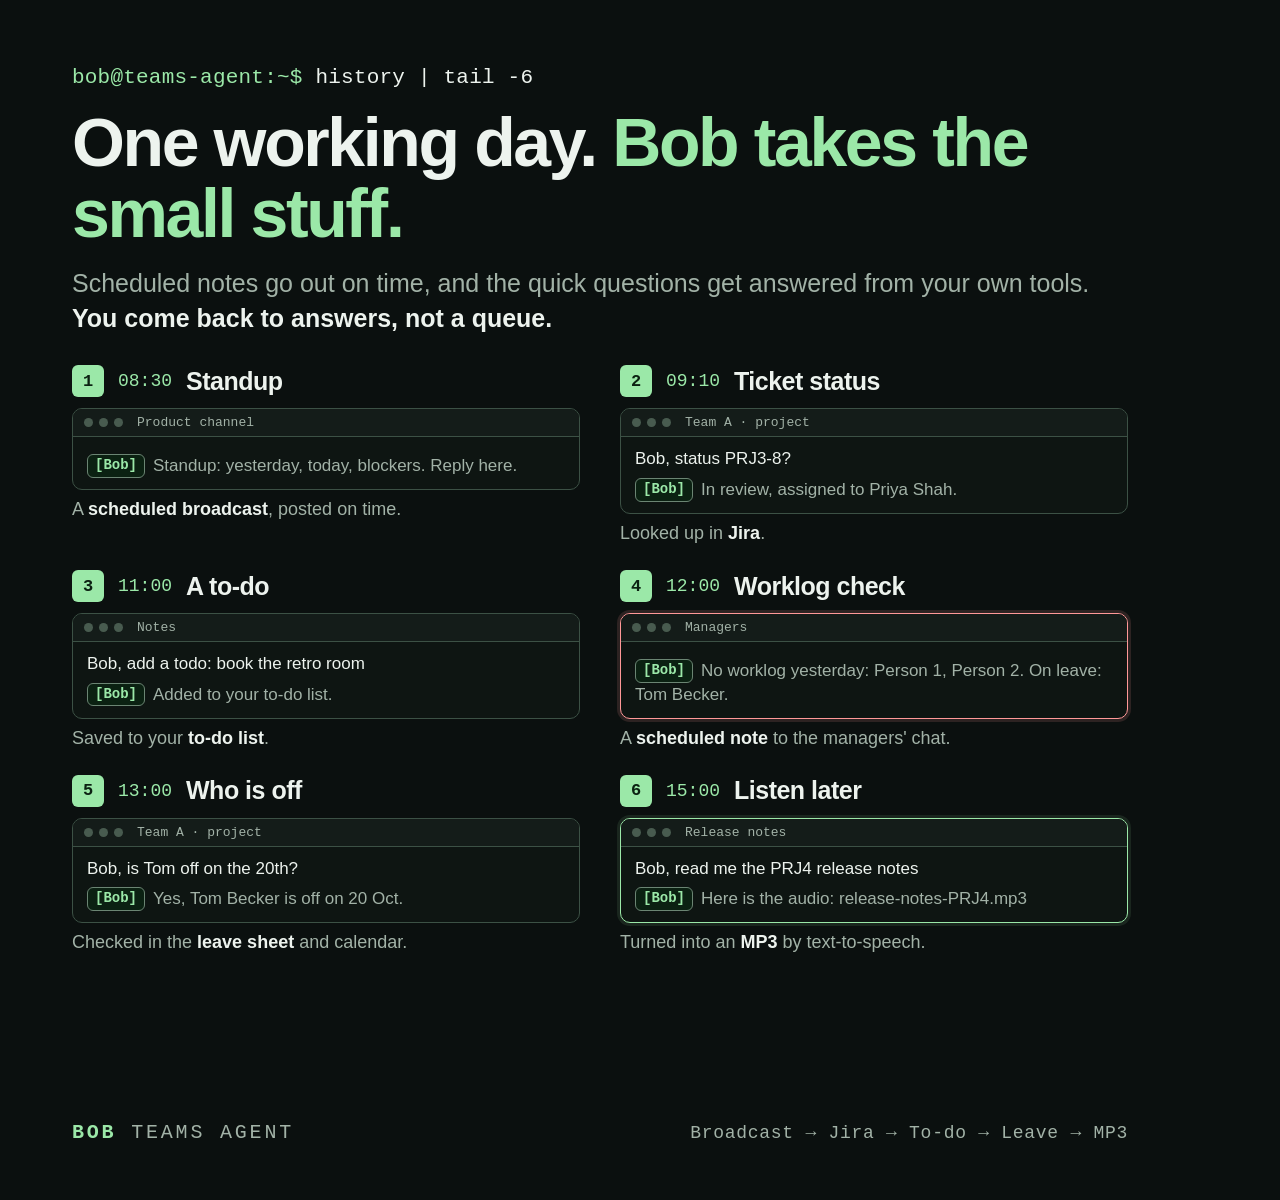
<file: docs/images/src/a-day-with-bob.html>
<!doctype html>
<html lang="en"><head><meta charset="utf-8"><title>A day with Bob</title>
<link rel="stylesheet" href="tokens.css"><link rel="stylesheet" href="base.css">
<style>
.grid { display: grid; grid-template-columns: 1fr 1fr; column-gap: 40px; row-gap: 26px; }
.step-head { display: flex; align-items: center; gap: 14px; margin-bottom: 11px; }
.step-time { font-family: var(--mono); font-size: 18px; color: var(--accent); }
.step-title { font-size: 25px; font-weight: 700; letter-spacing: -.02em; }
.card-body { font-size: 17px; padding: 10px 14px 11px; }
.ask { color: var(--text); }
.ans { margin-top: 7px; color: var(--muted); }
.step-note { margin-top: 9px; font-size: 18px; color: var(--muted); }
.step-note b { color: var(--text); font-weight: 600; }
</style></head>
<body><div id="frame">
  <div class="kicker">bob@teams-agent:~$ <b>history | tail -6</b></div>
  <div class="headline">One working day. <em>Bob takes the small stuff.</em></div>
  <p class="sub">Scheduled notes go out on time, and the quick questions get answered from your own tools. <b>You come back to answers, not a queue.</b></p>
  <div class="stage">
    <div class="grid">
      <div>
        <div class="step-head"><span class="n">1</span><span class="step-time">08:30</span><span class="step-title">Standup</span></div>
        <div class="card"><div class="card-bar"><i></i><i></i><i></i><span>Product channel</span></div>
          <div class="card-body"><div class="ans"><span class="chip-bob">[Bob]</span>Standup: yesterday, today, blockers. Reply here.</div></div></div>
        <div class="step-note">A <b>scheduled broadcast</b>, posted on time.</div>
      </div>
      <div>
        <div class="step-head"><span class="n">2</span><span class="step-time">09:10</span><span class="step-title">Ticket status</span></div>
        <div class="card"><div class="card-bar"><i></i><i></i><i></i><span>Team A · project</span></div>
          <div class="card-body"><div class="ask">Bob, status PRJ3-8?</div><div class="ans"><span class="chip-bob">[Bob]</span>In review, assigned to Priya Shah.</div></div></div>
        <div class="step-note">Looked up in <b>Jira</b>.</div>
      </div>
      <div>
        <div class="step-head"><span class="n">3</span><span class="step-time">11:00</span><span class="step-title">A to-do</span></div>
        <div class="card"><div class="card-bar"><i></i><i></i><i></i><span>Notes</span></div>
          <div class="card-body"><div class="ask">Bob, add a todo: book the retro room</div><div class="ans"><span class="chip-bob">[Bob]</span>Added to your to-do list.</div></div></div>
        <div class="step-note">Saved to your <b>to-do list</b>.</div>
      </div>
      <div>
        <div class="step-head"><span class="n">4</span><span class="step-time">12:00</span><span class="step-title">Worklog check</span></div>
        <div class="card card-alert"><div class="card-bar"><i></i><i></i><i></i><span>Managers</span></div>
          <div class="card-body"><div class="ans"><span class="chip-bob">[Bob]</span>No worklog yesterday: Person 1, Person 2. On leave: Tom Becker.</div></div></div>
        <div class="step-note">A <b>scheduled note</b> to the managers' chat.</div>
      </div>
      <div>
        <div class="step-head"><span class="n">5</span><span class="step-time">13:00</span><span class="step-title">Who is off</span></div>
        <div class="card"><div class="card-bar"><i></i><i></i><i></i><span>Team A · project</span></div>
          <div class="card-body"><div class="ask">Bob, is Tom off on the 20th?</div><div class="ans"><span class="chip-bob">[Bob]</span>Yes, Tom Becker is off on 20 Oct.</div></div></div>
        <div class="step-note">Checked in the <b>leave sheet</b> and calendar.</div>
      </div>
      <div>
        <div class="step-head"><span class="n">6</span><span class="step-time">15:00</span><span class="step-title">Listen later</span></div>
        <div class="card card-done"><div class="card-bar"><i></i><i></i><i></i><span>Release notes</span></div>
          <div class="card-body"><div class="ask">Bob, read me the PRJ4 release notes</div><div class="ans"><span class="chip-bob">[Bob]</span>Here is the audio: release-notes-PRJ4.mp3</div></div></div>
        <div class="step-note">Turned into an <b>MP3</b> by text-to-speech.</div>
      </div>
    </div>
  </div>
  <div class="foot">
    <span class="brand"><b>BOB</b> TEAMS AGENT</span>
    <span class="foot-note">Broadcast → Jira → To-do → Leave → MP3</span>
  </div>
</div></body></html>
</file>
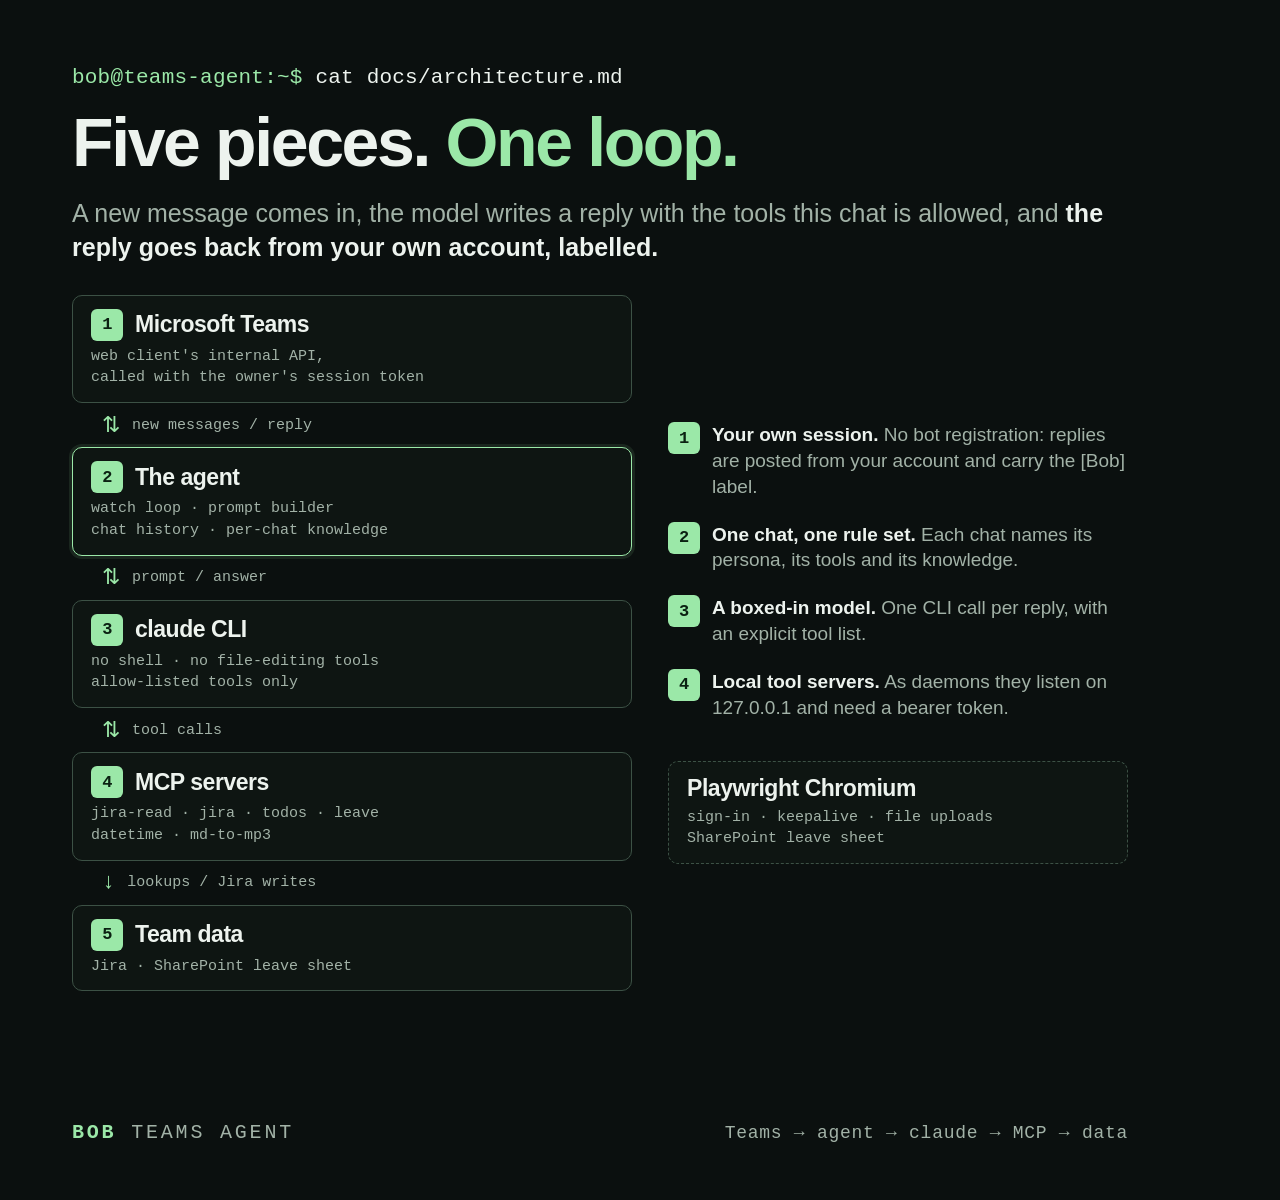
<file: docs/images/src/architecture.html>
<!doctype html>
<html lang="en"><head><meta charset="utf-8"><title>How the pieces connect</title>
<link rel="stylesheet" href="tokens.css"><link rel="stylesheet" href="base.css">
<style>
.flow { display: grid; grid-template-columns: 560px 1fr; column-gap: 36px; }
.node { background: var(--well); border: 1px solid var(--line); border-radius: var(--radius-card); padding: 13px 18px; }
.node-head { display: flex; align-items: center; gap: 12px; font-size: 23px; font-weight: 700; letter-spacing: -.02em; }
.node-body { margin-top: 5px; font-family: var(--mono); font-size: 15px; color: var(--muted); line-height: 1.45; }
.node-key { border-color: var(--accent); box-shadow: 0 0 0 3px var(--accent-glow); }
.link { height: 44px; display: flex; align-items: center; gap: 12px; padding-left: 30px; font-family: var(--mono); font-size: 15px; color: var(--muted); }
.link-line { color: var(--accent); font-size: 22px; }
.aside { display: flex; flex-direction: column; justify-content: center; }
.aside-row { display: grid; grid-template-columns: 32px 1fr; gap: 12px; font-size: 19px; line-height: 1.36; color: var(--muted); margin-bottom: 22px; }
.aside-row b { color: var(--text); font-weight: 600; }
.side { margin-top: 18px; border-style: dashed; }
</style></head>
<body><div id="frame">
  <div class="kicker">bob@teams-agent:~$ <b>cat docs/architecture.md</b></div>
  <div class="headline">Five pieces. <em>One loop.</em></div>
  <p class="sub">A new message comes in, the model writes a reply with the tools this chat is allowed, and <b>the reply goes back from your own account, labelled.</b></p>
  <div class="stage">
    <div class="flow">
      <div>
        <div class="node"><div class="node-head"><span class="n">1</span>Microsoft Teams</div>
          <div class="node-body">web client's internal API,<br>called with the owner's session token</div></div>
        <div class="link"><span class="link-line">⇅</span>new messages / reply</div>
        <div class="node node-key"><div class="node-head"><span class="n">2</span>The agent</div>
          <div class="node-body">watch loop · prompt builder<br>chat history · per-chat knowledge</div></div>
        <div class="link"><span class="link-line">⇅</span>prompt / answer</div>
        <div class="node"><div class="node-head"><span class="n">3</span>claude CLI</div>
          <div class="node-body">no shell · no file-editing tools<br>allow-listed tools only</div></div>
        <div class="link"><span class="link-line">⇅</span>tool calls</div>
        <div class="node"><div class="node-head"><span class="n">4</span>MCP servers</div>
          <div class="node-body">jira-read · jira · todos · leave<br>datetime · md-to-mp3</div></div>
        <div class="link"><span class="link-line">↓</span>lookups / Jira writes</div>
        <div class="node"><div class="node-head"><span class="n">5</span>Team data</div>
          <div class="node-body">Jira · SharePoint leave sheet</div></div>
      </div>
      <div class="aside">
        <div class="aside-row"><span class="n">1</span><span><b>Your own session.</b> No bot registration: replies are posted from your account and carry the [Bob] label.</span></div>
        <div class="aside-row"><span class="n">2</span><span><b>One chat, one rule set.</b> Each chat names its persona, its tools and its knowledge.</span></div>
        <div class="aside-row"><span class="n">3</span><span><b>A boxed-in model.</b> One CLI call per reply, with an explicit tool list.</span></div>
        <div class="aside-row"><span class="n">4</span><span><b>Local tool servers.</b> As daemons they listen on 127.0.0.1 and need a bearer token.</span></div>
        <div class="node side"><div class="node-head">Playwright Chromium</div>
          <div class="node-body">sign-in · keepalive · file uploads<br>SharePoint leave sheet</div></div>
      </div>
    </div>
  </div>
  <div class="foot">
    <span class="brand"><b>BOB</b> TEAMS AGENT</span>
    <span class="foot-note">Teams → agent → claude → MCP → data</span>
  </div>
</div></body></html>
</file>
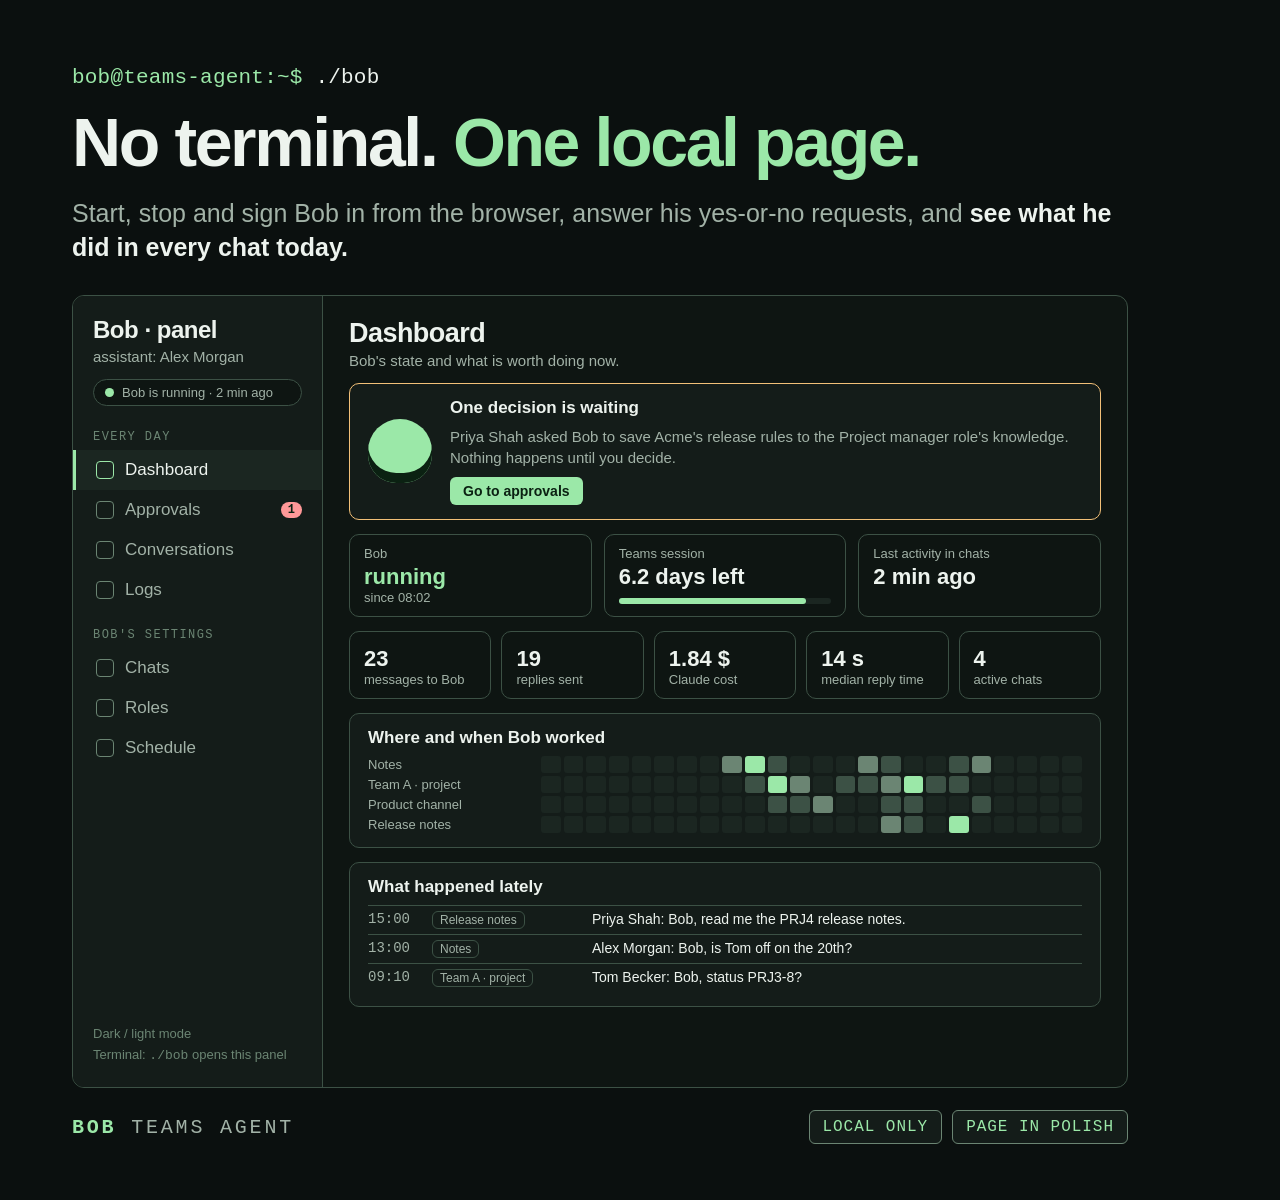
<file: docs/images/src/bob-panel.html>
<!doctype html>
<!-- mirrors scripts/bob_panel/static/index.html as of 24 Oct: header "Bob · panel" + owner line + state pill;
     nav groups "Every day" (Dashboard, Approvals, Conversations, Logs) and "Bob's settings" (Chats, Roles, Schedule);
     Dashboard = next-step box, three stat cards, live 24 h figures, chat x hour map, recent feed.
     The page itself speaks Polish; the words here are the English names from the README's panel table. -->
<html lang="en"><head><meta charset="utf-8"><title>The Bob panel</title>
<link rel="stylesheet" href="tokens.css"><link rel="stylesheet" href="base.css">
<style>
.pnav { width: 250px; background: var(--surface); border-right: 1px solid var(--line); padding: 20px 0; display: flex; flex-direction: column; }
.pnav-title { font-size: 24px; font-weight: 700; letter-spacing: -.02em; padding: 0 20px; }
.pnav-sub { font-size: 15px; color: var(--muted); padding: 4px 20px 0; }
.pill { margin: 14px 20px 6px; font-size: 13px; color: var(--muted); background: var(--well); border: 1px solid var(--line); border-radius: 999px; padding: 5px 11px; display: flex; gap: 8px; align-items: center; }
.pill i { width: 9px; height: 9px; border-radius: 50%; background: var(--accent); }
.psec { font-family: var(--mono); font-size: 12px; letter-spacing: .12em; color: var(--control); padding: 18px 20px 6px; text-transform: uppercase; }
.ptab { display: flex; align-items: center; gap: 11px; padding: 10px 20px; font-size: 17px; color: var(--muted); border-left: 3px solid transparent; }
.ptab::before { content: ""; width: 16px; height: 16px; border-radius: 4px; border: 1.5px solid var(--control); }
.ptab-on { color: var(--text); background: var(--raised); border-left-color: var(--accent); }
.ptab-on::before { border-color: var(--accent); }
.cnt { margin-left: auto; font-family: var(--mono); font-size: 12px; font-weight: 700; color: var(--accent-ink); background: var(--danger); border-radius: 999px; padding: 1px 7px; }
.pfoot { margin-top: auto; padding: 0 20px; font-size: 13px; color: var(--control); line-height: 1.6; }
.pmain { flex: 1; padding: 22px 26px; min-width: 0; display: flex; flex-direction: column; gap: 14px; }
.ph { font-size: 27px; font-weight: 700; letter-spacing: -.02em; }
.ph-sub { font-size: 15px; color: var(--muted); margin-top: 3px; }
.box { background: var(--surface); border: 1px solid var(--line); border-radius: var(--radius-card); padding: 14px 18px; }
.box h3 { font-size: 17px; font-weight: 650; margin-bottom: 8px; }
.hero { display: flex; gap: 18px; align-items: center; border-color: var(--attention); }
.frog { width: 64px; height: 64px; flex: none; border-radius: 50% 50% 44% 44%; background: var(--accent); box-shadow: inset 0 -10px 0 var(--accent-ink); }
.hero p { font-size: 15px; color: var(--muted); line-height: 1.4; }
.btn { display: inline-block; margin-top: 9px; font-size: 14px; font-weight: 600; color: var(--accent-ink); background: var(--accent); border-radius: var(--radius-control); padding: 6px 13px; }
.grid { display: grid; grid-template-columns: repeat(3, 1fr); gap: 12px; }
.grid5 { display: grid; grid-template-columns: repeat(5, 1fr); gap: 10px; }
.stat { background: var(--well); border: 1px solid var(--line); border-radius: var(--radius-card); padding: 11px 14px; }
.stat-l { font-size: 13px; color: var(--muted); }
.stat-v { font-size: 22px; font-weight: 700; margin-top: 3px; }
.ok { color: var(--accent); }
.bar { height: 6px; border-radius: 3px; background: var(--raised); margin-top: 8px; }
.bar i { display: block; height: 100%; width: 88%; border-radius: 3px; background: var(--accent); }
.heat { display: grid; grid-template-columns: 170px repeat(24, 1fr); gap: 3px; font-size: 13px; color: var(--muted); align-items: center; }
.heat s { height: 17px; border-radius: 3px; background: var(--raised); text-decoration: none; }
.heat .h1 { background: var(--line); } .heat .h2 { background: var(--control); } .heat .h3 { background: var(--accent); }
.feed div { display: grid; grid-template-columns: 54px 150px 1fr; gap: 10px; font-size: 14px; padding: 5px 0; border-top: 1px solid var(--line); }
.feed span:first-child { font-family: var(--mono); color: var(--muted); }
.tag { font-size: 12px; color: var(--muted); border: 1px solid var(--line); border-radius: var(--radius-control); padding: 1px 7px; justify-self: start; }
</style></head>
<body><div id="frame">
  <div class="kicker">bob@teams-agent:~$ <b>./bob</b></div>
  <div class="headline">No terminal. <em>One local page.</em></div>
  <p class="sub">Start, stop and sign Bob in from the browser, answer his yes-or-no requests, and <b>see what he did in every chat today.</b></p>
  <div class="stage"><div class="window">
    <div class="pnav">
      <div class="pnav-title">Bob · panel</div><div class="pnav-sub">assistant: Alex Morgan</div>
      <div class="pill"><i></i>Bob is running · 2 min ago</div>
      <div class="psec">Every day</div>
      <div class="ptab ptab-on">Dashboard</div><div class="ptab">Approvals<span class="cnt">1</span></div>
      <div class="ptab">Conversations</div><div class="ptab">Logs</div>
      <div class="psec">Bob's settings</div>
      <div class="ptab">Chats</div><div class="ptab">Roles</div><div class="ptab">Schedule</div>
      <div class="pfoot">Dark / light mode<br>Terminal: <span class="mono">./bob</span> opens this panel</div>
    </div>
    <div class="pmain">
      <div><div class="ph">Dashboard</div><div class="ph-sub">Bob's state and what is worth doing now.</div></div>
      <div class="box hero"><div class="frog"></div><div><h3>One decision is waiting</h3>
        <p>Priya Shah asked Bob to save Acme's release rules to the Project manager role's knowledge. Nothing happens until you decide.</p><span class="btn">Go to approvals</span></div></div>
      <div class="grid">
        <div class="stat"><div class="stat-l">Bob</div><div class="stat-v ok">running</div><div class="stat-l">since 08:02</div></div>
        <div class="stat"><div class="stat-l">Teams session</div><div class="stat-v">6.2 days left</div><div class="bar"><i></i></div></div>
        <div class="stat"><div class="stat-l">Last activity in chats</div><div class="stat-v">2 min ago</div></div>
      </div>
      <div class="grid5">
        <div class="stat"><div class="stat-v">23</div><div class="stat-l">messages to Bob</div></div>
        <div class="stat"><div class="stat-v">19</div><div class="stat-l">replies sent</div></div>
        <div class="stat"><div class="stat-v">1.84 $</div><div class="stat-l">Claude cost</div></div>
        <div class="stat"><div class="stat-v">14 s</div><div class="stat-l">median reply time</div></div>
        <div class="stat"><div class="stat-v">4</div><div class="stat-l">active chats</div></div>
      </div>
      <div class="box"><h3>Where and when Bob worked</h3><div class="heat">
        <span>Notes</span><s></s><s></s><s></s><s></s><s></s><s></s><s></s><s></s><s class="h2"></s><s class="h3"></s><s class="h1"></s><s></s><s></s><s></s><s class="h2"></s><s class="h1"></s><s></s><s></s><s class="h1"></s><s class="h2"></s><s></s><s></s><s></s><s></s>
        <span>Team A · project</span><s></s><s></s><s></s><s></s><s></s><s></s><s></s><s></s><s></s><s class="h1"></s><s class="h3"></s><s class="h2"></s><s></s><s class="h1"></s><s class="h1"></s><s class="h2"></s><s class="h3"></s><s class="h1"></s><s class="h1"></s><s></s><s></s><s></s><s></s><s></s>
        <span>Product channel</span><s></s><s></s><s></s><s></s><s></s><s></s><s></s><s></s><s></s><s></s><s class="h1"></s><s class="h1"></s><s class="h2"></s><s></s><s></s><s class="h1"></s><s class="h1"></s><s></s><s></s><s class="h1"></s><s></s><s></s><s></s><s></s>
        <span>Release notes</span><s></s><s></s><s></s><s></s><s></s><s></s><s></s><s></s><s></s><s></s><s></s><s></s><s></s><s></s><s></s><s class="h2"></s><s class="h1"></s><s></s><s class="h3"></s><s></s><s></s><s></s><s></s><s></s></div></div>
      <div class="box feed"><h3>What happened lately</h3>
        <div><span>15:00</span><span class="tag">Release notes</span><span>Priya Shah: Bob, read me the PRJ4 release notes.</span></div>
        <div><span>13:00</span><span class="tag">Notes</span><span>Alex Morgan: Bob, is Tom off on the 20th?</span></div>
        <div><span>09:10</span><span class="tag">Team A · project</span><span>Tom Becker: Bob, status PRJ3-8?</span></div>
      </div>
    </div>
  </div></div>
  <div class="foot">
    <span class="brand"><b>BOB</b> TEAMS AGENT</span>
    <span class="badges"><span class="badge">LOCAL ONLY</span><span class="badge">PAGE IN POLISH</span></span>
  </div>
</div></body></html>
</file>
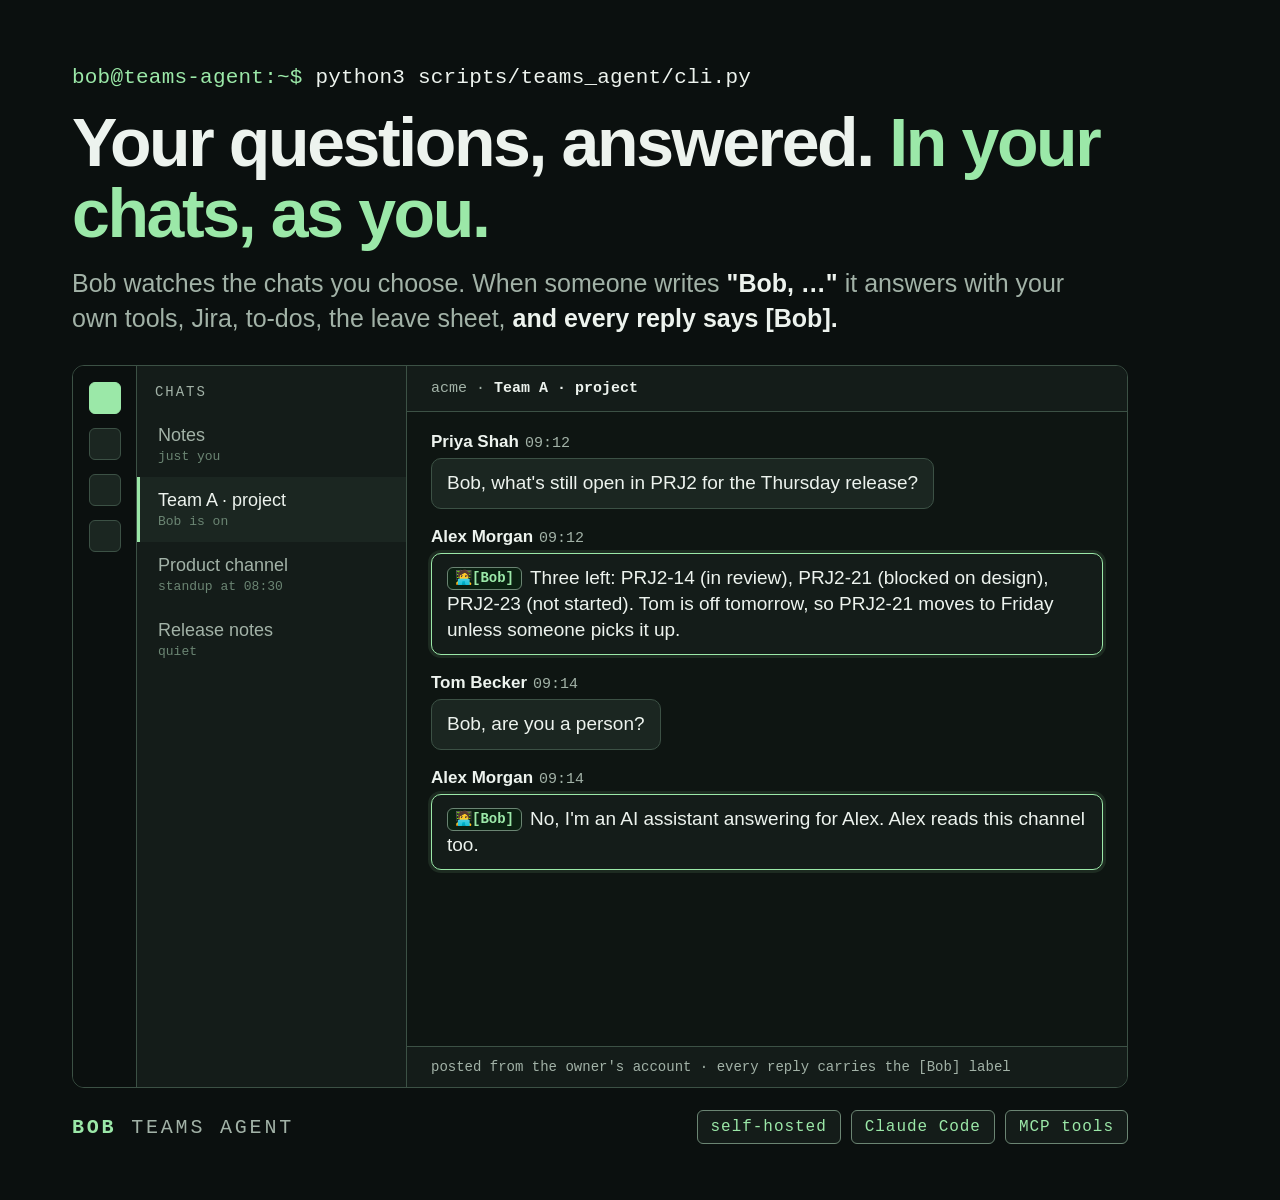
<file: docs/images/src/hero-bob-in-teams.html>
<!doctype html>
<html lang="en"><head><meta charset="utf-8"><title>Bob answering in a chat</title>
<link rel="stylesheet" href="tokens.css"><link rel="stylesheet" href="base.css"></head>
<body><div id="frame">
  <div class="kicker">bob@teams-agent:~$ <b>python3 scripts/teams_agent/cli.py</b></div>
  <div class="headline">Your questions, answered. <em>In your chats, as you.</em></div>
  <p class="sub">Bob watches the chats you choose. When someone writes <b>"Bob, …"</b> it answers with your own tools, Jira, to-dos, the leave sheet, <b>and every reply says [Bob].</b></p>
  <div class="stage">
    <div class="window">
      <div class="rail"><div class="rail-dot rail-dot-on"></div><div class="rail-dot"></div><div class="rail-dot"></div><div class="rail-dot"></div></div>
      <div class="chats">
        <div class="chats-head">CHATS</div>
        <div class="chat-item">Notes<span class="chat-item-sub">just you</span></div>
        <div class="chat-item chat-item-on">Team A · project<span class="chat-item-sub">Bob is on</span></div>
        <div class="chat-item">Product channel<span class="chat-item-sub">standup at 08:30</span></div>
        <div class="chat-item">Release notes<span class="chat-item-sub">quiet</span></div>
      </div>
      <div class="thread">
        <div class="thread-head">acme · <b>Team A · project</b></div>
        <div class="thread-body">
          <div class="msg"><div class="msg-who"><b>Priya Shah</b>09:12</div>
            <div class="bubble">Bob, what's still open in PRJ2 for the Thursday release?</div></div>
          <div class="msg"><div class="msg-who"><b>Alex Morgan</b>09:12</div>
            <div class="bubble bubble-bob"><span class="chip-bob">🧑‍💻[Bob]</span>Three left: PRJ2-14 (in review), PRJ2-21 (blocked on design), PRJ2-23 (not started). Tom is off tomorrow, so PRJ2-21 moves to Friday unless someone picks it up.</div></div>
          <div class="msg"><div class="msg-who"><b>Tom Becker</b>09:14</div>
            <div class="bubble">Bob, are you a person?</div></div>
          <div class="msg"><div class="msg-who"><b>Alex Morgan</b>09:14</div>
            <div class="bubble bubble-bob"><span class="chip-bob">🧑‍💻[Bob]</span>No, I'm an AI assistant answering for Alex. Alex reads this channel too.</div></div>
        </div>
        <div class="thread-note">posted from the owner's account · every reply carries the [Bob] label</div>
      </div>
    </div>
  </div>
  <div class="foot">
    <span class="brand"><b>BOB</b> TEAMS AGENT</span>
    <span class="badges"><span class="badge">self-hosted</span><span class="badge">Claude Code</span><span class="badge">MCP tools</span></span>
  </div>
</div></body></html>
</file>
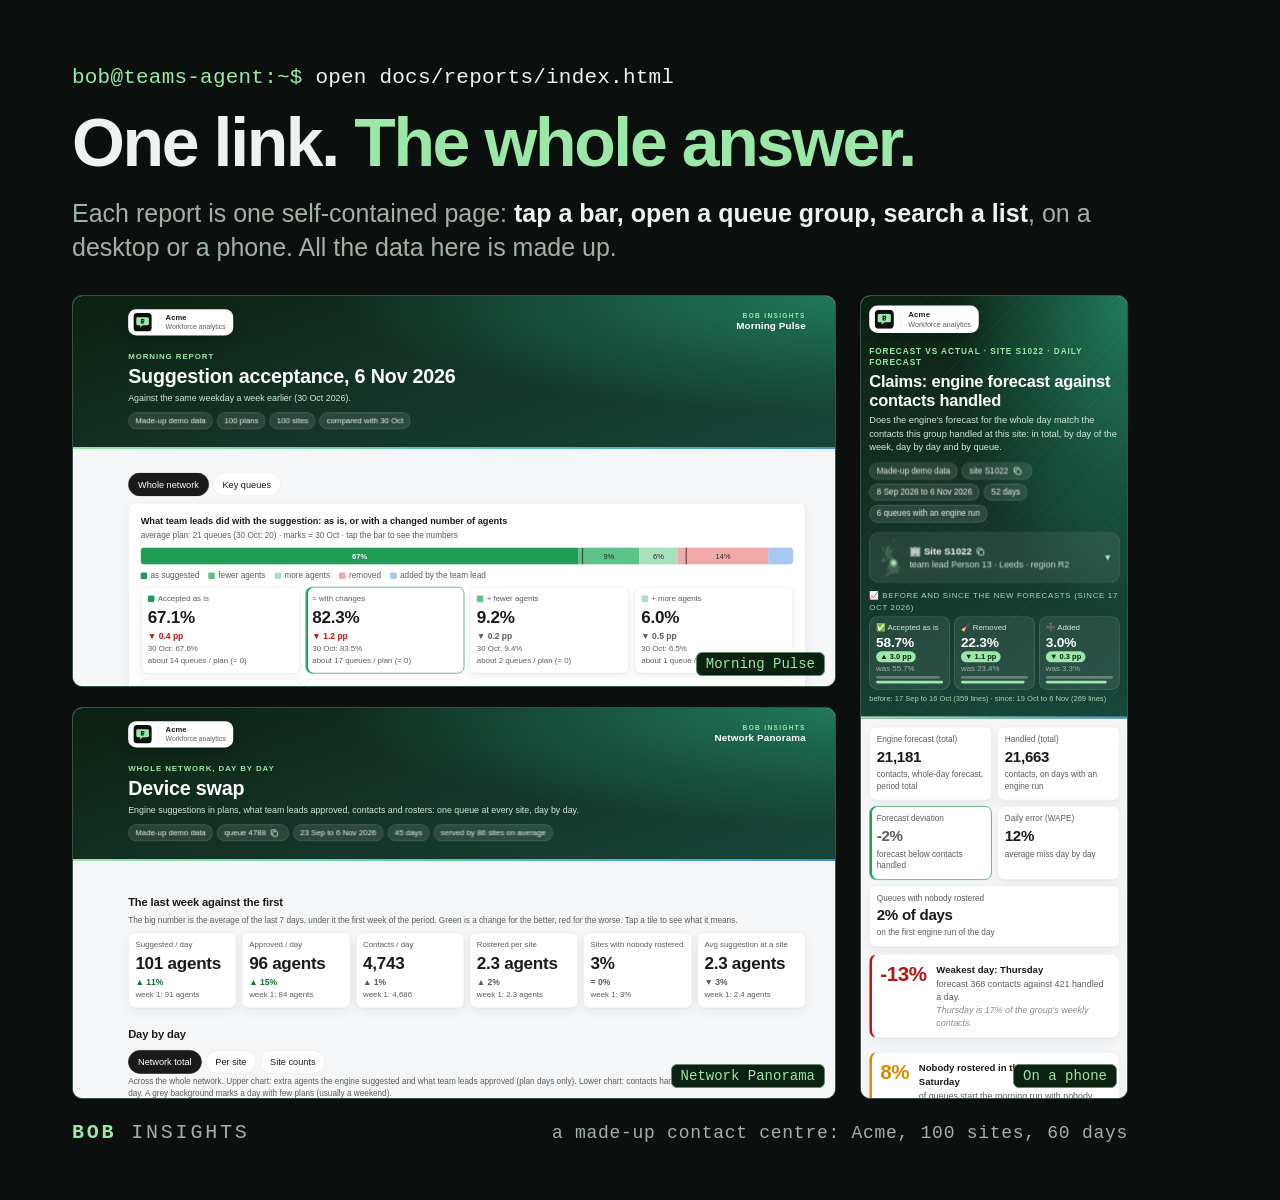
<file: docs/images/src/reports-gallery.html>
<!doctype html>
<!-- The real sample pages from docs/reports/, live in frames: redraw after build_samples.py changes them. -->
<html lang="en"><head><meta charset="utf-8"><title>Bob Insights reports</title>
<link rel="stylesheet" href="tokens.css"><link rel="stylesheet" href="base.css">
<style>
.gallery { position: relative; height: 100%; display: grid; grid-template-columns: 1fr 268px; gap: 24px; }
.left { display: grid; grid-template-rows: 1fr 1fr; gap: 20px; min-height: 0; }
.shot { position: relative; overflow: hidden; border: 1px solid var(--line); border-radius: var(--radius-card); background: var(--surface); }
.shot iframe { position: absolute; top: 0; left: 0; border: 0; transform-origin: 0 0; background: #fff; }
.wide iframe { width: 1200px; height: 1100px; transform: scale(.6566); }
.tall iframe { width: 390px; height: 1400px; transform: scale(.6846); }
.tag { position: absolute; right: 10px; bottom: 10px; z-index: 2; font-family: var(--mono); font-size: 14px; color: var(--accent);
  background: var(--accent-ink); border: 1px solid var(--control); border-radius: var(--radius-control); padding: 3px 9px; }
</style></head>
<body><div id="frame">
  <div class="kicker">bob@teams-agent:~$ <b>open docs/reports/index.html</b></div>
  <div class="headline">One link. <em>The whole answer.</em></div>
  <p class="sub">Each report is one self-contained page: <b>tap a bar, open a queue group, search a list</b>, on a desktop or a phone. All the data here is made up.</p>
  <div class="stage">
    <div class="gallery">
      <div class="left">
        <div class="shot wide"><iframe src="../../reports/morning-pulse.html" title="Morning Pulse sample"></iframe><span class="tag">Morning Pulse</span></div>
        <div class="shot wide"><iframe src="../../reports/network-panorama.html" title="Network Panorama sample"></iframe><span class="tag">Network Panorama</span></div>
      </div>
      <div class="shot tall"><iframe src="../../reports/forecast-vs-actual.html" title="Forecast vs Actual sample"></iframe><span class="tag">On a phone</span></div>
    </div>
  </div>
  <div class="foot">
    <span class="brand"><b>BOB</b> INSIGHTS</span>
    <span class="foot-note">a made-up contact centre: Acme, 100 sites, 60 days</span>
  </div>
</div></body></html>
</file>
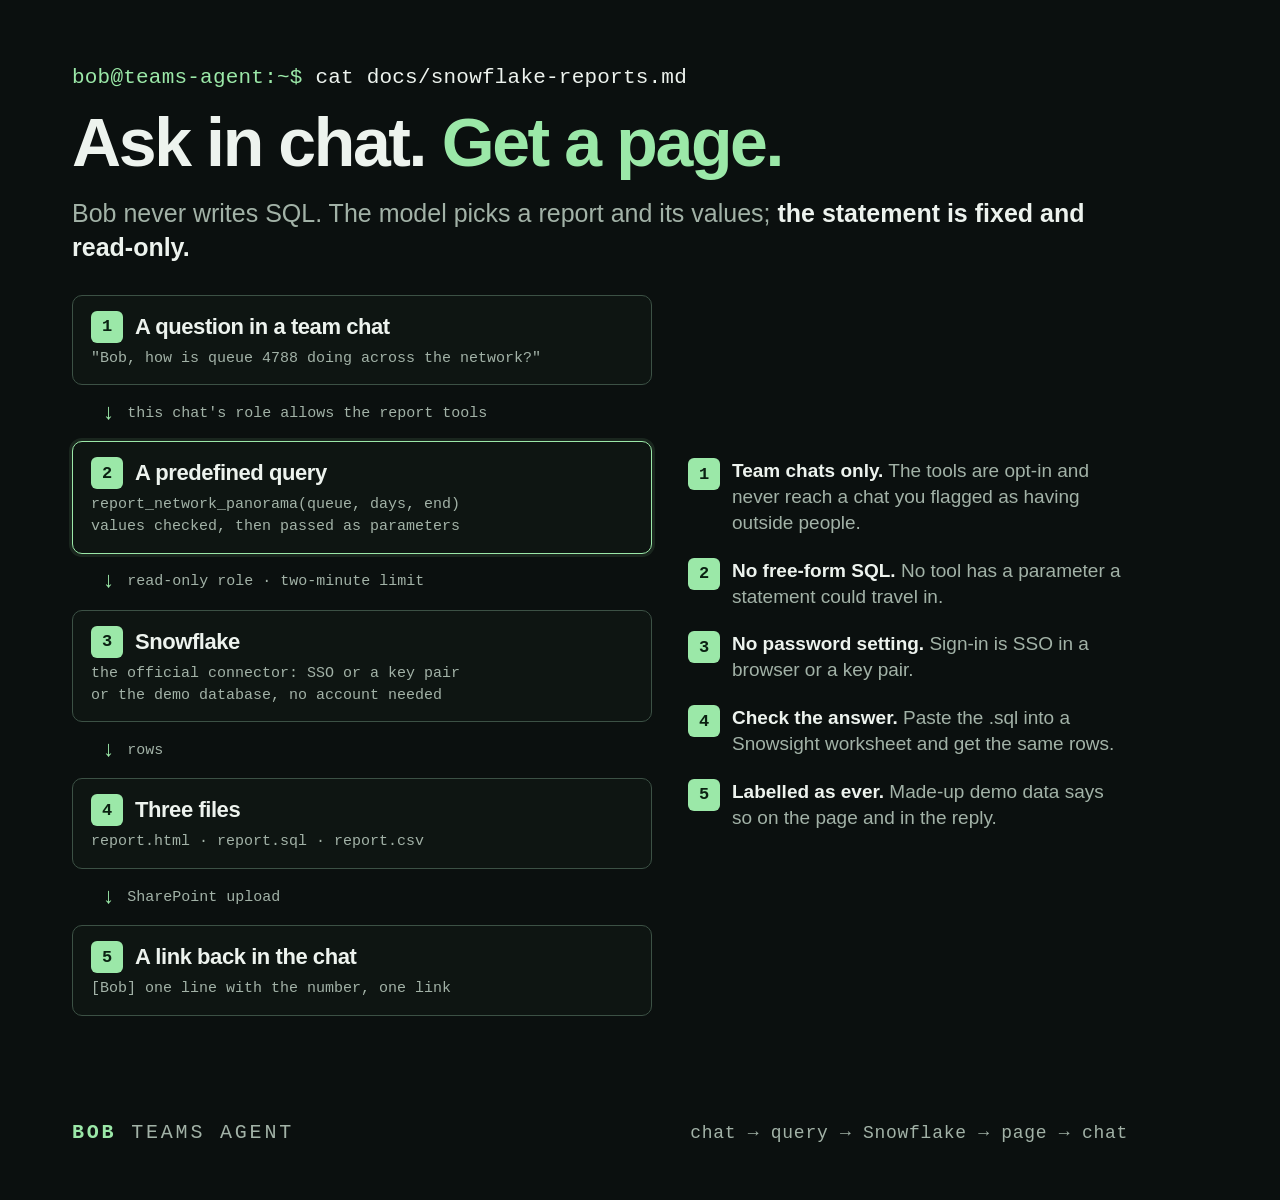
<file: docs/images/src/snowflake-flow.html>
<!doctype html>
<html lang="en"><head><meta charset="utf-8"><title>From a chat question to a report</title>
<link rel="stylesheet" href="tokens.css"><link rel="stylesheet" href="base.css">
<style>
.flow { display: grid; grid-template-columns: 580px 1fr; column-gap: 36px; }
.node { background: var(--well); border: 1px solid var(--line); border-radius: var(--radius-card); padding: 15px 18px; }
.node-head { display: flex; align-items: center; gap: 12px; font-size: 22px; font-weight: 700; letter-spacing: -.02em; }
.node-body { margin-top: 5px; font-family: var(--mono); font-size: 15px; color: var(--muted); line-height: 1.45; }
.node-key { border-color: var(--accent); box-shadow: 0 0 0 3px var(--accent-glow); }
.link { height: 56px; display: flex; align-items: center; gap: 12px; padding-left: 30px; font-family: var(--mono); font-size: 15px; color: var(--muted); }
.link-line { color: var(--accent); font-size: 22px; }
.aside { display: flex; flex-direction: column; justify-content: center; }
.aside-row { display: grid; grid-template-columns: 32px 1fr; gap: 12px; font-size: 19px; line-height: 1.36; color: var(--muted); margin-bottom: 22px; }
.aside-row b { color: var(--text); font-weight: 600; }
</style></head>
<body><div id="frame">
  <div class="kicker">bob@teams-agent:~$ <b>cat docs/snowflake-reports.md</b></div>
  <div class="headline">Ask in chat. <em>Get a page.</em></div>
  <p class="sub">Bob never writes SQL. The model picks a report and its values; <b>the statement is fixed and read-only.</b></p>
  <div class="stage">
    <div class="flow">
      <div>
        <div class="node"><div class="node-head"><span class="n">1</span>A question in a team chat</div>
          <div class="node-body">"Bob, how is queue 4788 doing across the network?"</div></div>
        <div class="link"><span class="link-line">↓</span>this chat's role allows the report tools</div>
        <div class="node node-key"><div class="node-head"><span class="n">2</span>A predefined query</div>
          <div class="node-body">report_network_panorama(queue, days, end)<br>values checked, then passed as parameters</div></div>
        <div class="link"><span class="link-line">↓</span>read-only role · two-minute limit</div>
        <div class="node"><div class="node-head"><span class="n">3</span>Snowflake</div>
          <div class="node-body">the official connector: SSO or a key pair<br>or the demo database, no account needed</div></div>
        <div class="link"><span class="link-line">↓</span>rows</div>
        <div class="node"><div class="node-head"><span class="n">4</span>Three files</div>
          <div class="node-body">report.html · report.sql · report.csv</div></div>
        <div class="link"><span class="link-line">↓</span>SharePoint upload</div>
        <div class="node"><div class="node-head"><span class="n">5</span>A link back in the chat</div>
          <div class="node-body">[Bob] one line with the number, one link</div></div>
      </div>
      <div class="aside">
        <div class="aside-row"><span class="n">1</span><span><b>Team chats only.</b> The tools are opt-in and never reach a chat you flagged as having outside people.</span></div>
        <div class="aside-row"><span class="n">2</span><span><b>No free-form SQL.</b> No tool has a parameter a statement could travel in.</span></div>
        <div class="aside-row"><span class="n">3</span><span><b>No password setting.</b> Sign-in is SSO in a browser or a key pair.</span></div>
        <div class="aside-row"><span class="n">4</span><span><b>Check the answer.</b> Paste the .sql into a Snowsight worksheet and get the same rows.</span></div>
        <div class="aside-row"><span class="n">5</span><span><b>Labelled as ever.</b> Made-up demo data says so on the page and in the reply.</span></div>
      </div>
    </div>
  </div>
  <div class="foot">
    <span class="brand"><b>BOB</b> TEAMS AGENT</span>
    <span class="foot-note">chat → query → Snowflake → page → chat</span>
  </div>
</div></body></html>
</file>
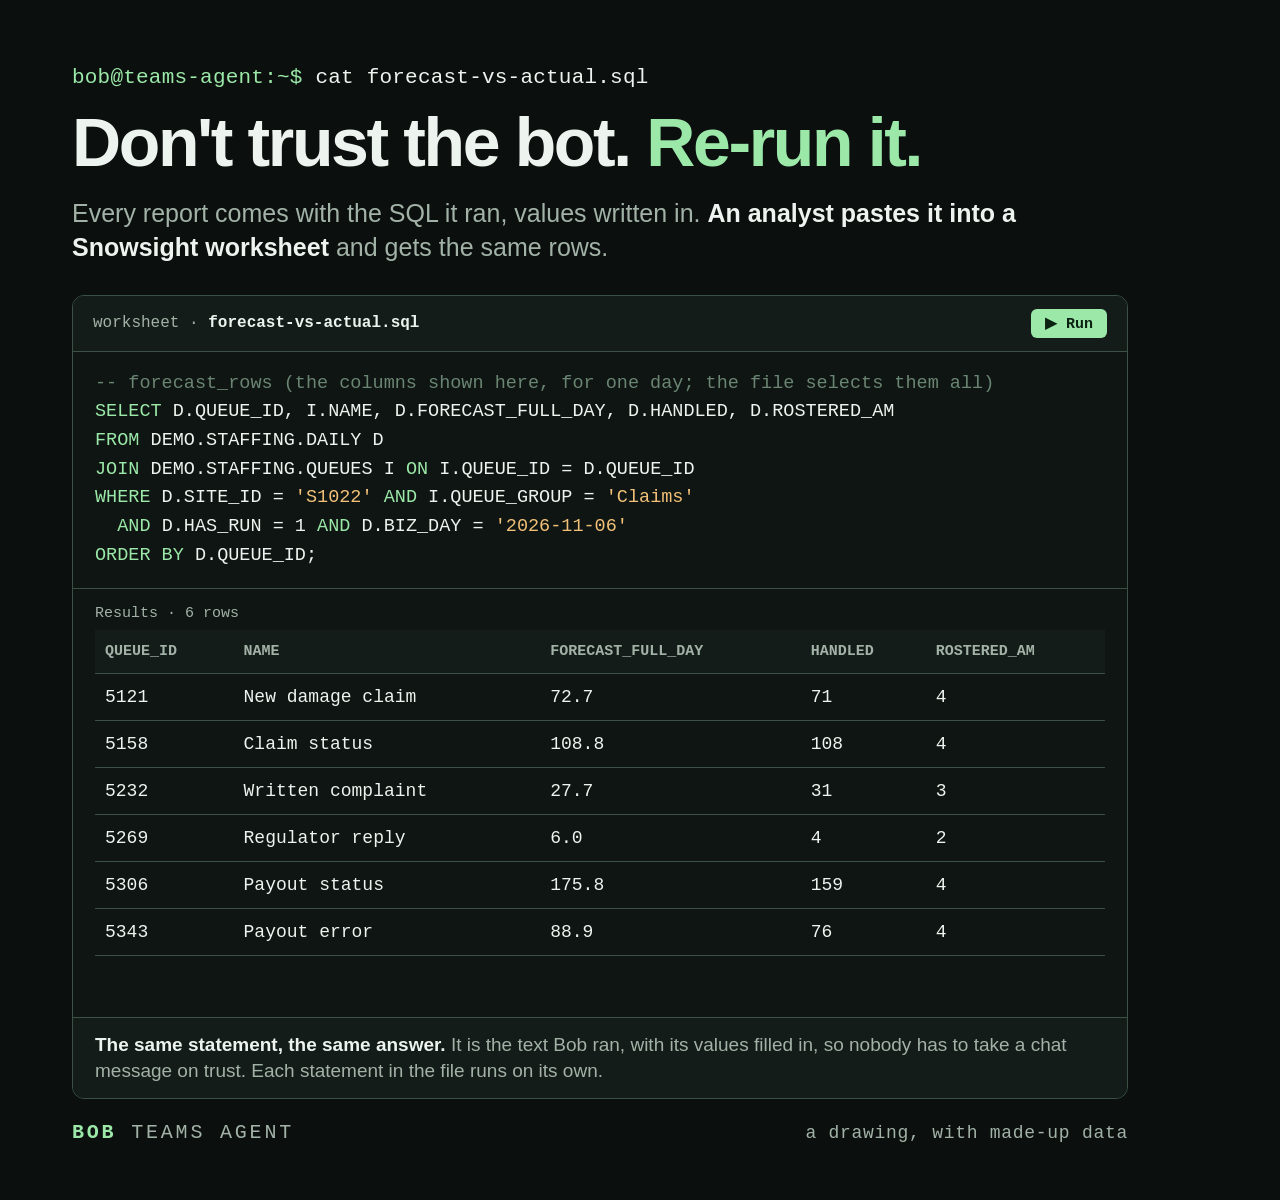
<file: docs/images/src/snowsight-rerun.html>
<!doctype html>
<!-- A drawing of a SQL worksheet in the README palette: no product chrome, no logo. The statement and the rows are the real
     ones from docs/reports/forecast-vs-actual.sql (narrowed here to one day) and the demo data; redraw if they change. -->
<html lang="en"><head><meta charset="utf-8"><title>Re-run a report's query in Snowsight</title>
<link rel="stylesheet" href="tokens.css"><link rel="stylesheet" href="base.css">
<style>
.sheet { height: 100%; display: flex; flex-direction: column; background: var(--well); border: 1px solid var(--line); border-radius: 12px; overflow: hidden; }
.bar { display: flex; justify-content: space-between; align-items: center; padding: 13px 20px; background: var(--surface); border-bottom: 1px solid var(--line); font-family: var(--mono); font-size: 16px; color: var(--muted); }
.bar b { color: var(--text); font-weight: 600; }
.run { font-family: var(--mono); font-size: 15px; font-weight: 700; color: var(--accent-ink); background: var(--accent); border-radius: var(--radius-control); padding: 5px 14px; }
.sql { padding: 18px 22px; font-family: var(--mono); font-size: 18.5px; line-height: 1.55; color: var(--text); border-bottom: 1px solid var(--line); white-space: pre-wrap; }
.sql .c { color: var(--control); }
.sql .k { color: var(--accent); }
.sql .v { color: var(--attention); }
.rows { padding: 16px 22px 8px; font-family: var(--mono); font-size: 15px; color: var(--muted); }
table { width: calc(100% - 44px); margin: 0 22px; border-collapse: collapse; font-family: var(--mono); font-size: 18px; }
th, td { text-align: left; padding: 13px 10px; border-bottom: 1px solid var(--line); white-space: nowrap; }
th { color: var(--muted); font-weight: 600; font-size: 15px; background: var(--surface); }
td { color: var(--text); }
.used td { color: var(--accent); font-weight: 700; background: var(--accent-glow); }
.note { margin-top: auto; padding: 14px 22px; font-size: 19px; line-height: 1.38; color: var(--muted); background: var(--surface); border-top: 1px solid var(--line); }
.note b { color: var(--text); font-weight: 600; }
</style></head>
<body><div id="frame">
  <div class="kicker">bob@teams-agent:~$ <b>cat forecast-vs-actual.sql</b></div>
  <div class="headline">Don't trust the bot. <em>Re-run it.</em></div>
  <p class="sub">Every report comes with the SQL it ran, values written in. <b>An analyst pastes it into a Snowsight worksheet</b> and gets the same rows.</p>
  <div class="stage">
    <div class="sheet">
      <div class="bar"><span>worksheet · <b>forecast-vs-actual.sql</b></span><span class="run">▶ Run</span></div>
      <div class="sql"><span class="c">-- forecast_rows (the columns shown here, for one day; the file selects them all)</span>
<span class="k">SELECT</span> D.QUEUE_ID, I.NAME, D.FORECAST_FULL_DAY, D.HANDLED, D.ROSTERED_AM
<span class="k">FROM</span> DEMO.STAFFING.DAILY D
<span class="k">JOIN</span> DEMO.STAFFING.QUEUES I <span class="k">ON</span> I.QUEUE_ID = D.QUEUE_ID
<span class="k">WHERE</span> D.SITE_ID = <span class="v">'S1022'</span> <span class="k">AND</span> I.QUEUE_GROUP = <span class="v">'Claims'</span>
  <span class="k">AND</span> D.HAS_RUN = 1 <span class="k">AND</span> D.BIZ_DAY = <span class="v">'2026-11-06'</span>
<span class="k">ORDER BY</span> D.QUEUE_ID;</div>
      <div class="rows">Results · 6 rows</div>
      <table><thead><tr><th>QUEUE_ID</th><th>NAME</th><th>FORECAST_FULL_DAY</th><th>HANDLED</th><th>ROSTERED_AM</th></tr></thead>
      <tbody><tr><td>5121</td><td>New damage claim</td><td>72.7</td><td>71</td><td>4</td></tr>
      <tr><td>5158</td><td>Claim status</td><td>108.8</td><td>108</td><td>4</td></tr>
      <tr><td>5232</td><td>Written complaint</td><td>27.7</td><td>31</td><td>3</td></tr>
      <tr><td>5269</td><td>Regulator reply</td><td>6.0</td><td>4</td><td>2</td></tr>
      <tr><td>5306</td><td>Payout status</td><td>175.8</td><td>159</td><td>4</td></tr>
      <tr><td>5343</td><td>Payout error</td><td>88.9</td><td>76</td><td>4</td></tr>
      </tbody></table>
      <div class="note"><b>The same statement, the same answer.</b> It is the text Bob ran, with its values filled in, so nobody has to take a chat message on trust. Each statement in the file runs on its own.</div>
    </div>
  </div>
  <div class="foot">
    <span class="brand"><b>BOB</b> TEAMS AGENT</span>
    <span class="foot-note">a drawing, with made-up data</span>
  </div>
</div></body></html>
</file>
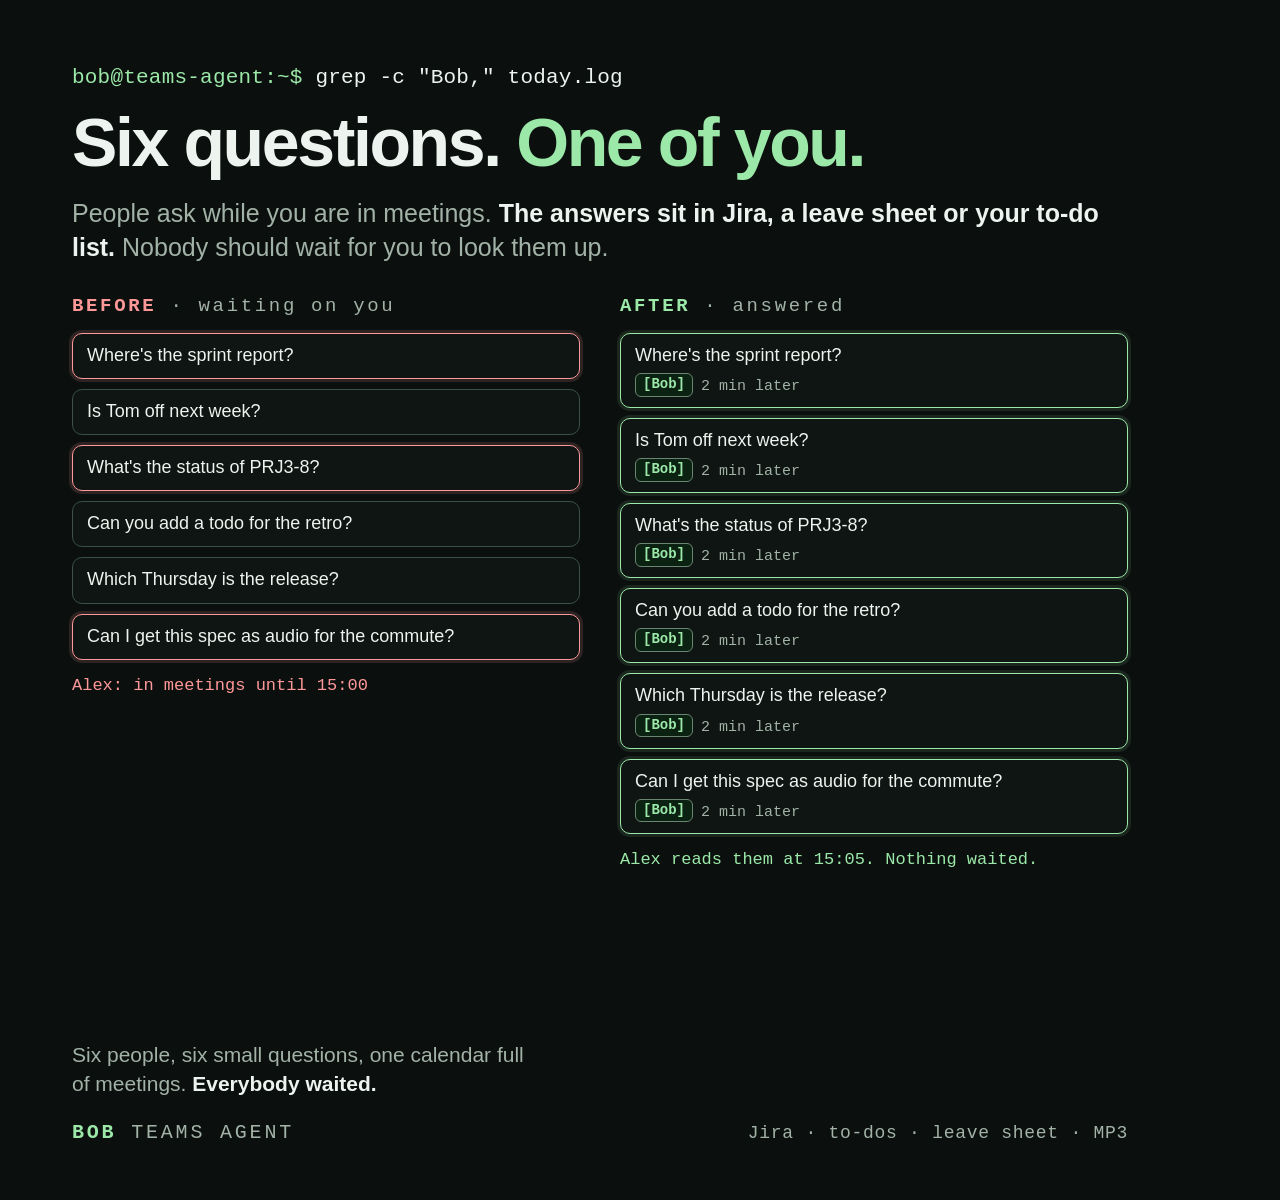
<file: docs/images/src/why-bob.html>
<!doctype html>
<html lang="en"><head><meta charset="utf-8"><title>Six questions, one of you</title>
<link rel="stylesheet" href="tokens.css"><link rel="stylesheet" href="base.css">
<style>
.cols { display: grid; grid-template-columns: 1fr 1fr; gap: 40px; height: 100%; }
.stack { display: grid; gap: 10px; }
.card-body { padding: 9px 14px 10px; font-size: 18px; }
.reply { margin-top: 5px; font-size: 15px; color: var(--muted); font-family: var(--mono); }
.status { margin-top: 16px; font-family: var(--mono); font-size: 17px; }
.status-wait { color: var(--danger); }
.status-ok { color: var(--accent); }
.caption-low { position: absolute; left: 0; bottom: 0; width: 470px; }
</style></head>
<body><div id="frame">
  <div class="kicker">bob@teams-agent:~$ <b>grep -c "Bob," today.log</b></div>
  <div class="headline">Six questions. <em>One of you.</em></div>
  <p class="sub">People ask while you are in meetings. <b>The answers sit in Jira, a leave sheet or your to-do list.</b> Nobody should wait for you to look them up.</p>
  <div class="stage">
    <div class="cols">
      <div>
        <div class="col-head col-before"><b>BEFORE</b> · waiting on you</div>
        <div class="stack">
          <div class="card card-alert"><div class="card-body">Where's the sprint report?</div></div>
          <div class="card"><div class="card-body">Is Tom off next week?</div></div>
          <div class="card card-alert"><div class="card-body">What's the status of PRJ3-8?</div></div>
          <div class="card"><div class="card-body">Can you add a todo for the retro?</div></div>
          <div class="card"><div class="card-body">Which Thursday is the release?</div></div>
          <div class="card card-alert"><div class="card-body">Can I get this spec as audio for the commute?</div></div>
        </div>
        <div class="status status-wait">Alex: in meetings until 15:00</div>
        <p class="caption caption-low">Six people, six small questions, one calendar full of meetings. <b>Everybody waited.</b></p>
      </div>
      <div>
        <div class="col-head col-after"><b>AFTER</b> · answered</div>
        <div class="stack">
          <div class="card card-done"><div class="card-body">Where's the sprint report?<div class="reply"><span class="chip-bob">[Bob]</span>2 min later</div></div></div>
          <div class="card card-done"><div class="card-body">Is Tom off next week?<div class="reply"><span class="chip-bob">[Bob]</span>2 min later</div></div></div>
          <div class="card card-done"><div class="card-body">What's the status of PRJ3-8?<div class="reply"><span class="chip-bob">[Bob]</span>2 min later</div></div></div>
          <div class="card card-done"><div class="card-body">Can you add a todo for the retro?<div class="reply"><span class="chip-bob">[Bob]</span>2 min later</div></div></div>
          <div class="card card-done"><div class="card-body">Which Thursday is the release?<div class="reply"><span class="chip-bob">[Bob]</span>2 min later</div></div></div>
          <div class="card card-done"><div class="card-body">Can I get this spec as audio for the commute?<div class="reply"><span class="chip-bob">[Bob]</span>2 min later</div></div></div>
        </div>
        <div class="status status-ok">Alex reads them at 15:05. Nothing waited.</div>
      </div>
    </div>
  </div>
  <div class="foot">
    <span class="brand"><b>BOB</b> TEAMS AGENT</span>
    <span class="foot-note">Jira · to-dos · leave sheet · MP3</span>
  </div>
</div></body></html>
</file>
<file: docs/images/src/tokens.css>
/* The only place a colour literal lives for the README pictures.
   A dark green canvas with a mint accent. */
:root {
  --canvas: #0B100F;
  --surface: #141C19;
  --raised: #1B2621;
  --well: #0E1512;
  --text: #EDF3EE;
  --muted: #A2B2A7;
  --accent: #9BE8A8;
  --accent-ink: #0B2112;
  --line: #3C5145;
  --control: #6B8573;
  --attention: #F2C078;
  --danger: #FF9898;
  --danger-glow: rgba(255, 152, 152, .14);
  --accent-glow: rgba(155, 232, 168, .10);

  --radius-control: 6px;
  --radius-card: 10px;

  --mono: ui-monospace, "SF Mono", SFMono-Regular, Menlo, monospace;
  --sans: -apple-system, BlinkMacSystemFont, "SF Pro Display", "Helvetica Neue", "Segoe UI", Roboto, Arial, sans-serif;
}
</file>
<file: docs/images/src/base.css>
/* Shared frame for the README pictures, in a dark terminal slide style:
   a terminal prompt, a two-tone headline, a muted subtitle, a stage, a mono
   footer. Colours come from tokens.css. Class-only selectors on purpose. */
* { box-sizing: border-box; margin: 0; padding: 0; }
html, body { background: var(--canvas); }
body { font-family: var(--sans); color: var(--text); }

#frame {
  position: relative; width: 1200px; height: 1200px; overflow: hidden;
  background: var(--canvas);
  padding: 66px 72px 56px;
  display: flex; flex-direction: column;
}

.kicker { font-family: var(--mono); font-size: 21px; color: var(--accent); letter-spacing: .01em; }
.kicker b { color: var(--text); font-weight: 400; }

.headline {
  font-weight: 750; font-size: 68px; line-height: 1.04; letter-spacing: -.035em;
  color: var(--text); margin-top: 18px;
}
.headline em { font-style: normal; color: var(--accent); }
.sub { font-size: 25px; line-height: 1.38; color: var(--muted); margin-top: 18px; max-width: 1040px; }
.sub b { color: var(--text); font-weight: 600; }

.stage { position: relative; flex: 1; margin-top: 30px; min-height: 0; }

.foot {
  display: flex; justify-content: space-between; align-items: center;
  font-family: var(--mono); font-size: 18px; color: var(--muted); margin-top: 22px;
}
.brand { letter-spacing: .14em; font-size: 20px; }
.brand b { color: var(--accent); font-weight: 650; }
.foot-note { letter-spacing: .04em; }

.badges { display: flex; gap: 10px; }
.badge {
  font-family: var(--mono); font-size: 16px; letter-spacing: .06em; color: var(--accent);
  border: 1px solid var(--control); border-radius: var(--radius-control);
  padding: 7px 13px; background: var(--surface);
}

/* Step number, as a mint chip. */
.n {
  display: inline-grid; place-items: center; min-width: 32px; height: 32px; padding: 0 8px;
  font-family: var(--mono); font-weight: 700; font-size: 17px;
  background: var(--accent); color: var(--accent-ink);
  border-radius: var(--radius-control);
}

/* The [Bob] label, as it is stamped on every reply. */
.chip-bob {
  display: inline-block; font-family: var(--mono); font-weight: 700; font-size: 14px;
  color: var(--accent); border: 1px solid var(--control); background: var(--accent-ink);
  border-radius: var(--radius-control); padding: 1px 7px; margin-right: 8px;
  vertical-align: 2px;
}

/* A generic three-pane chat window, drawn in the palette: no product chrome. */
.window {
  display: flex; height: 100%;
  background: var(--well); border: 1px solid var(--line); border-radius: 12px; overflow: hidden;
}
.rail { width: 64px; background: var(--canvas); border-right: 1px solid var(--line); padding: 16px 0; }
.rail-dot { width: 32px; height: 32px; margin: 0 auto 14px; border-radius: var(--radius-control); background: var(--raised); border: 1px solid var(--line); }
.rail-dot-on { background: var(--accent); border-color: var(--accent); }
.chats { width: 270px; border-right: 1px solid var(--line); background: var(--surface); }
.chats-head { font-family: var(--mono); font-size: 14px; letter-spacing: .14em; color: var(--muted); padding: 18px 18px 12px; }
.chat-item { padding: 13px 18px; font-size: 18px; color: var(--muted); border-left: 3px solid transparent; }
.chat-item-on { color: var(--text); background: var(--raised); border-left-color: var(--accent); }
.chat-item-sub { display: block; font-family: var(--mono); font-size: 13px; color: var(--control); margin-top: 3px; }
.thread { flex: 1; display: flex; flex-direction: column; min-width: 0; }
.thread-head {
  font-family: var(--mono); font-size: 15px; color: var(--muted); padding: 14px 24px;
  background: var(--surface); border-bottom: 1px solid var(--line);
}
.thread-head b { color: var(--text); font-weight: 600; }
.thread-body { flex: 1; padding: 20px 24px 0; }
.msg { margin-bottom: 18px; }
.msg-who { font-size: 15px; color: var(--muted); margin-bottom: 6px; font-family: var(--mono); }
.msg-who b { color: var(--text); font-family: var(--sans); font-size: 17px; font-weight: 600; margin-right: 6px; }
.bubble {
  display: inline-block; max-width: 100%;
  background: var(--raised); border: 1px solid var(--line); border-radius: var(--radius-card);
  padding: 11px 15px; font-size: 19px; line-height: 1.38;
}
.bubble-bob { border-color: var(--accent); background: var(--surface); box-shadow: 0 0 0 3px var(--accent-glow); }
.thread-note {
  margin-top: auto; font-family: var(--mono); font-size: 14px; color: var(--muted);
  border-top: 1px solid var(--line); padding: 12px 24px; background: var(--surface);
}

/* Terminal-ish card, for the chat windows. */
.card {
  background: var(--well); border: 1px solid var(--line); border-radius: var(--radius-card);
  overflow: hidden;
}
.card-bar {
  height: 28px; display: flex; align-items: center; gap: 6px; padding: 0 11px;
  background: var(--surface); border-bottom: 1px solid var(--line);
  font-family: var(--mono); font-size: 13px; color: var(--muted);
}
.card-bar i { width: 9px; height: 9px; border-radius: 50%; background: var(--control); opacity: .6; }
.card-bar span { margin-left: 8px; }
.card-body { padding: 11px 15px 13px; font-size: 18px; line-height: 1.4; }
.card-alert { border-color: var(--danger); box-shadow: 0 0 0 3px var(--danger-glow); }
.card-done { border-color: var(--accent); box-shadow: 0 0 0 3px var(--accent-glow); }
.dim { color: var(--muted); }
.mono { font-family: var(--mono); }

.col-head { font-family: var(--mono); font-size: 19px; letter-spacing: .14em; color: var(--muted); margin-bottom: 16px; }
.col-head b { font-weight: 700; }
.col-before b { color: var(--danger); }
.col-after b { color: var(--accent); }

.caption { font-size: 21px; line-height: 1.38; color: var(--muted); }
.caption b { color: var(--text); font-weight: 600; }
</file>
